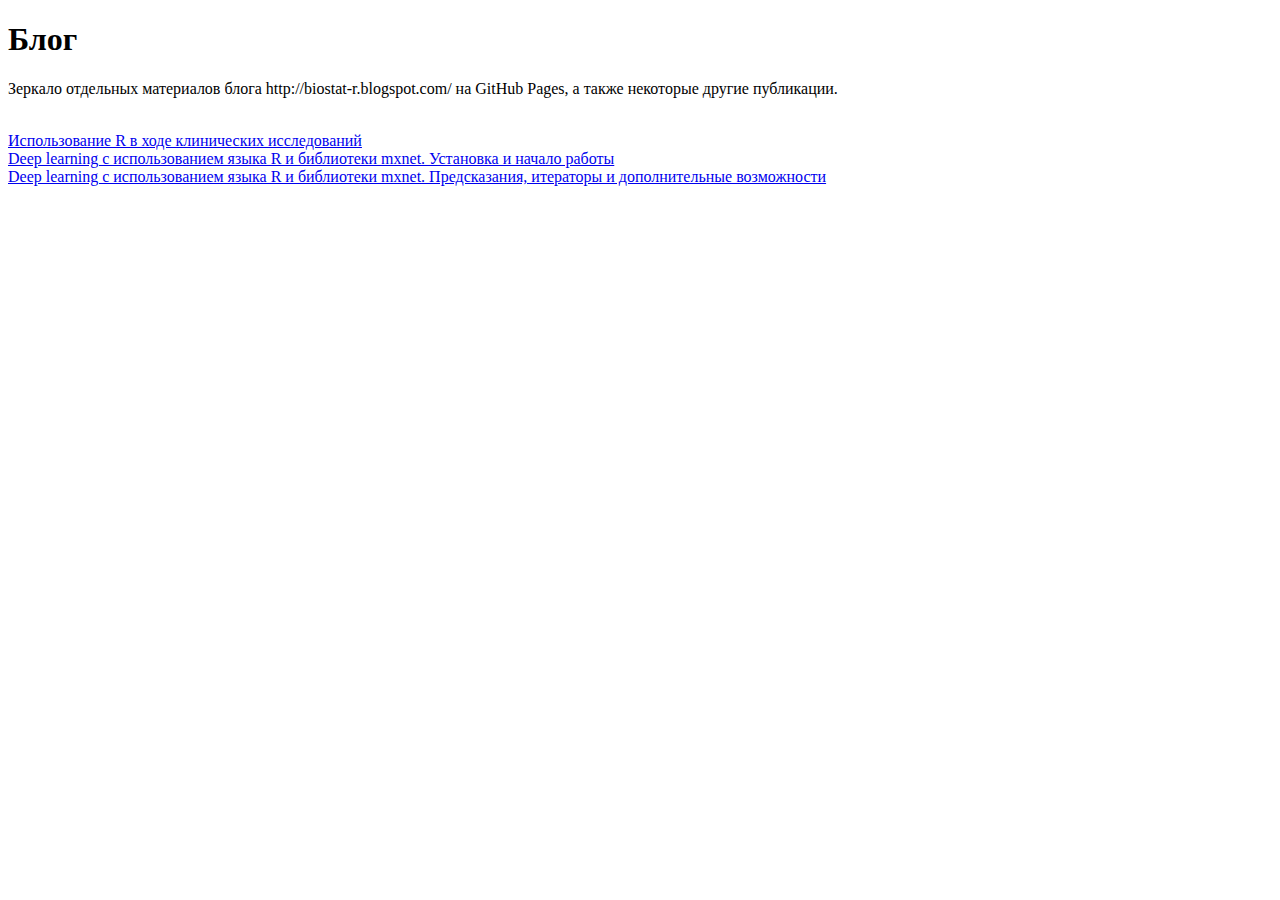
<file: index.html>
﻿<!DOCTYPE html>
<html>
<body>
<h1>Блог</h1>
<p>Зеркало отдельных материалов блога http://biostat-r.blogspot.com/ на GitHub Pages, а также некоторые другие публикации.</p>
<br>
<a href = "r_trials.html">Использование R в ходе клинических исследований</a>
<br>
<a href = "mxnet_intro.html">Deep learning с использованием языка R и библиотеки mxnet. Установка и начало работы</a>
<br>
<a href = "mxnet_usage.html">Deep learning с использованием языка R и библиотеки mxnet. Предсказания, итераторы и дополнительные возможности</a>
<br>
<a href = "cats_dogs_finetune>Dogs vs. Cats classification with mxnet and R</a>
<br>

</body>
</html>
</file>
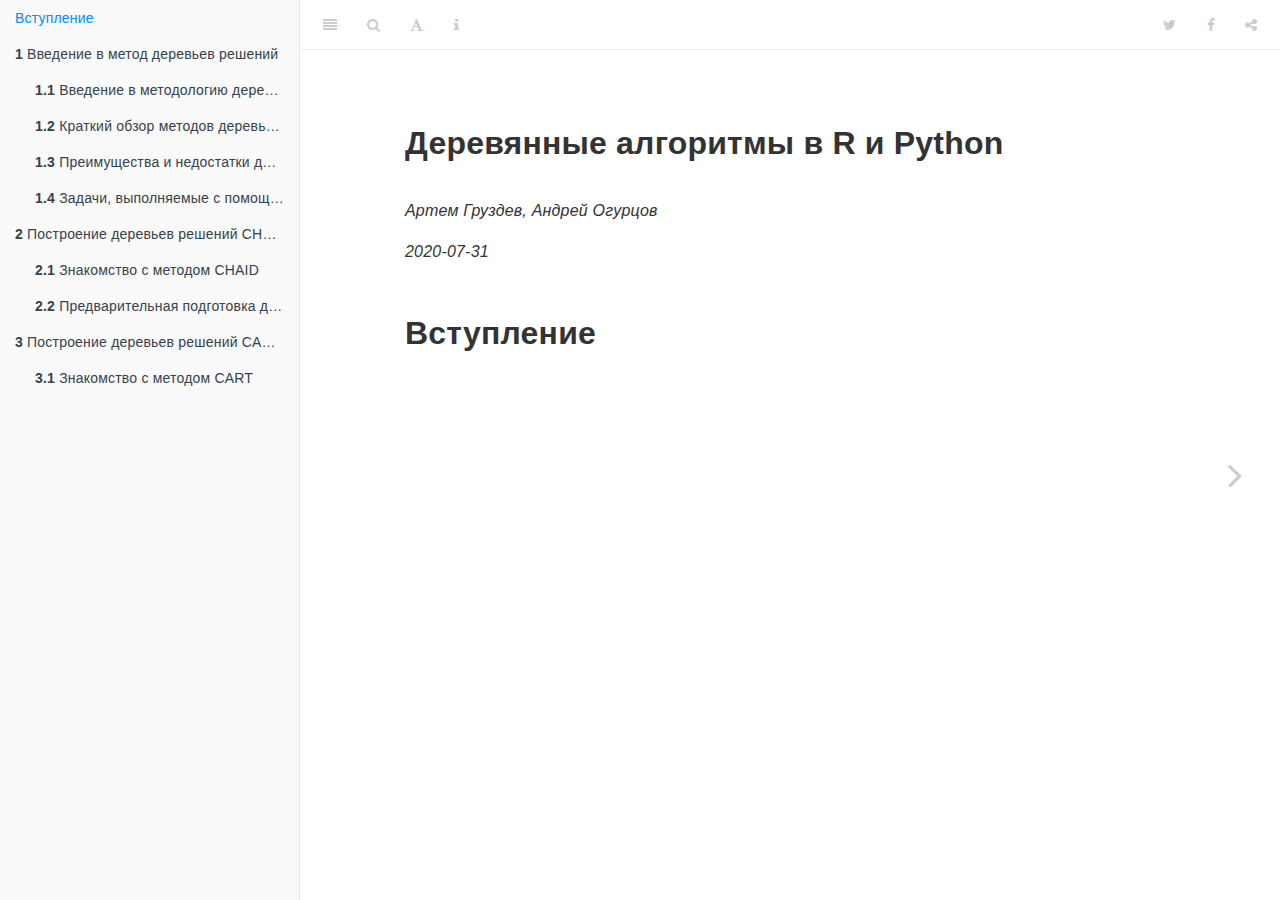
<file: _book/index.html>
<!DOCTYPE html>
<html lang="" xml:lang="">
<head>

  <meta charset="utf-8" />
  <meta http-equiv="X-UA-Compatible" content="IE=edge" />
  <title>Деревянные алгоритмы в R и Python</title>
  <meta name="description" content="Деревянные алгоритмы в R и Python." />
  <meta name="generator" content="bookdown 0.20 and GitBook 2.6.7" />

  <meta property="og:title" content="Деревянные алгоритмы в R и Python" />
  <meta property="og:type" content="book" />
  
  
  <meta property="og:description" content="Деревянные алгоритмы в R и Python." />
  

  <meta name="twitter:card" content="summary" />
  <meta name="twitter:title" content="Деревянные алгоритмы в R и Python" />
  
  <meta name="twitter:description" content="Деревянные алгоритмы в R и Python." />
  

<meta name="author" content="Артем Груздев, Андрей Огурцов" />


<meta name="date" content="2020-07-31" />

  <meta name="viewport" content="width=device-width, initial-scale=1" />
  <meta name="apple-mobile-web-app-capable" content="yes" />
  <meta name="apple-mobile-web-app-status-bar-style" content="black" />
  
  

<link rel="next" href="ch1.html"/>
<script src="libs/header-attrs-2.3/header-attrs.js"></script>
<script src="libs/jquery-2.2.3/jquery.min.js"></script>
<link href="libs/gitbook-2.6.7/css/style.css" rel="stylesheet" />
<link href="libs/gitbook-2.6.7/css/plugin-table.css" rel="stylesheet" />
<link href="libs/gitbook-2.6.7/css/plugin-bookdown.css" rel="stylesheet" />
<link href="libs/gitbook-2.6.7/css/plugin-highlight.css" rel="stylesheet" />
<link href="libs/gitbook-2.6.7/css/plugin-search.css" rel="stylesheet" />
<link href="libs/gitbook-2.6.7/css/plugin-fontsettings.css" rel="stylesheet" />
<link href="libs/gitbook-2.6.7/css/plugin-clipboard.css" rel="stylesheet" />









<script src="libs/accessible-code-block-0.0.1/empty-anchor.js"></script>


<style type="text/css">
pre > code.sourceCode { white-space: pre; position: relative; }
pre > code.sourceCode > span { display: inline-block; line-height: 1.25; }
pre > code.sourceCode > span:empty { height: 1.2em; }
code.sourceCode > span { color: inherit; text-decoration: inherit; }
pre.sourceCode { margin: 0; }
@media screen {
div.sourceCode { overflow: auto; }
}
@media print {
pre > code.sourceCode { white-space: pre-wrap; }
pre > code.sourceCode > span { text-indent: -5em; padding-left: 5em; }
}
pre.numberSource code
  { counter-reset: source-line 0; }
pre.numberSource code > span
  { position: relative; left: -4em; counter-increment: source-line; }
pre.numberSource code > span > a:first-child::before
  { content: counter(source-line);
    position: relative; left: -1em; text-align: right; vertical-align: baseline;
    border: none; display: inline-block;
    -webkit-touch-callout: none; -webkit-user-select: none;
    -khtml-user-select: none; -moz-user-select: none;
    -ms-user-select: none; user-select: none;
    padding: 0 4px; width: 4em;
    color: #aaaaaa;
  }
pre.numberSource { margin-left: 3em; border-left: 1px solid #aaaaaa;  padding-left: 4px; }
div.sourceCode
  {   }
@media screen {
pre > code.sourceCode > span > a:first-child::before { text-decoration: underline; }
}
code span.al { color: #ff0000; font-weight: bold; } /* Alert */
code span.an { color: #60a0b0; font-weight: bold; font-style: italic; } /* Annotation */
code span.at { color: #7d9029; } /* Attribute */
code span.bn { color: #40a070; } /* BaseN */
code span.bu { } /* BuiltIn */
code span.cf { color: #007020; font-weight: bold; } /* ControlFlow */
code span.ch { color: #4070a0; } /* Char */
code span.cn { color: #880000; } /* Constant */
code span.co { color: #60a0b0; font-style: italic; } /* Comment */
code span.cv { color: #60a0b0; font-weight: bold; font-style: italic; } /* CommentVar */
code span.do { color: #ba2121; font-style: italic; } /* Documentation */
code span.dt { color: #902000; } /* DataType */
code span.dv { color: #40a070; } /* DecVal */
code span.er { color: #ff0000; font-weight: bold; } /* Error */
code span.ex { } /* Extension */
code span.fl { color: #40a070; } /* Float */
code span.fu { color: #06287e; } /* Function */
code span.im { } /* Import */
code span.in { color: #60a0b0; font-weight: bold; font-style: italic; } /* Information */
code span.kw { color: #007020; font-weight: bold; } /* Keyword */
code span.op { color: #666666; } /* Operator */
code span.ot { color: #007020; } /* Other */
code span.pp { color: #bc7a00; } /* Preprocessor */
code span.sc { color: #4070a0; } /* SpecialChar */
code span.ss { color: #bb6688; } /* SpecialString */
code span.st { color: #4070a0; } /* String */
code span.va { color: #19177c; } /* Variable */
code span.vs { color: #4070a0; } /* VerbatimString */
code span.wa { color: #60a0b0; font-weight: bold; font-style: italic; } /* Warning */
</style>

</head>

<body>



  <div class="book without-animation with-summary font-size-2 font-family-1" data-basepath=".">

    <div class="book-summary">
      <nav role="navigation">

<ul class="summary">
<li class="chapter" data-level="" data-path="index.html"><a href="index.html"><i class="fa fa-check"></i>Вступление</a></li>
<li class="chapter" data-level="1" data-path="ch1.html"><a href="ch1.html"><i class="fa fa-check"></i><b>1</b> Введение в метод деревьев решений</a>
<ul>
<li class="chapter" data-level="1.1" data-path="ch1.html"><a href="ch1.html#ch1.1"><i class="fa fa-check"></i><b>1.1</b> Введение в методологию деревьев решений</a></li>
<li class="chapter" data-level="1.2" data-path="ch1.html"><a href="ch1.html#ch1.2"><i class="fa fa-check"></i><b>1.2</b> Краткий обзор методов деревьев решений CHAID и CART</a></li>
<li class="chapter" data-level="1.3" data-path="ch1.html"><a href="ch1.html#ch1.3"><i class="fa fa-check"></i><b>1.3</b> Преимущества и недостатки деревьев решений</a></li>
<li class="chapter" data-level="1.4" data-path="ch1.html"><a href="ch1.html#ch1.4"><i class="fa fa-check"></i><b>1.4</b> Задачи, выполняемые с помощью деревьев решений</a></li>
</ul></li>
<li class="chapter" data-level="2" data-path="ch2.html"><a href="ch2.html"><i class="fa fa-check"></i><b>2</b> Построение деревьев решений CHAID с помощью пакета R CHAID</a>
<ul>
<li class="chapter" data-level="2.1" data-path="ch2.html"><a href="ch2.html#ch2.1"><i class="fa fa-check"></i><b>2.1</b> Знакомство с методом CHAID</a>
<ul>
<li class="chapter" data-level="2.1.1" data-path="ch2.html"><a href="ch2.html#ch2.1.1"><i class="fa fa-check"></i><b>2.1.1</b> Описание алгоритма</a></li>
<li class="chapter" data-level="2.1.2" data-path="ch2.html"><a href="ch2.html#ch2.1.2"><i class="fa fa-check"></i><b>2.1.2</b> Немного о критерии хи-квадрат</a></li>
<li class="chapter" data-level="2.1.3" data-path="ch2.html"><a href="ch2.html#ch2.1.3"><i class="fa fa-check"></i><b>2.1.3</b> Немного об F-критерии</a></li>
<li class="chapter" data-level="2.1.4" data-path="ch2.html"><a href="ch2.html#ch2.1.4"><i class="fa fa-check"></i><b>2.1.4</b> Способы объединения категорий предикторов</a></li>
<li class="chapter" data-level="2.1.5" data-path="ch2.html"><a href="ch2.html#ch2.1.5"><i class="fa fa-check"></i><b>2.1.5</b> Поправка Бонферрони</a></li>
<li class="chapter" data-level="2.1.6" data-path="ch2.html"><a href="ch2.html#ch2.1.6"><i class="fa fa-check"></i><b>2.1.6</b> XCHAID</a></li>
<li class="chapter" data-level="2.1.7" data-path="ch2.html"><a href="ch2.html#ch2.1.7"><i class="fa fa-check"></i><b>2.1.7</b> Иллюстрация работы CHAID на конкретном примере</a></li>
</ul></li>
<li class="chapter" data-level="2.2" data-path="ch2.html"><a href="ch2.html#ch2.2"><i class="fa fa-check"></i><b>2.2</b> Предварительная подготовка данных перед построением модели дерева CHAID</a>
<ul>
<li class="chapter" data-level="2.2.1" data-path="ch2.html"><a href="ch2.html#ch2.2.1"><i class="fa fa-check"></i><b>2.2.1</b> Загрузка данных</a></li>
</ul></li>
</ul></li>
<li class="chapter" data-level="3" data-path="ch3.html"><a href="ch3.html"><i class="fa fa-check"></i><b>3</b> Построение деревьев решений CART с помощью пакета R rpart</a>
<ul>
<li class="chapter" data-level="3.1" data-path="ch3.html"><a href="ch3.html#ch3.1"><i class="fa fa-check"></i><b>3.1</b> Знакомство с методом CART</a>
<ul>
<li class="chapter" data-level="3.1.1" data-path="ch3.html"><a href="ch3.html#ch3.1.1"><i class="fa fa-check"></i><b>3.1.1</b> Описание алгоритма</a></li>
<li class="chapter" data-level="3.1.2" data-path="ch3.html"><a href="ch3.html#ch3.1.2"><i class="fa fa-check"></i><b>3.1.2</b> Неоднородность</a></li>
<li class="chapter" data-level="3.1.3" data-path="ch3.html"><a href="ch3.html#ch3.1.3"><i class="fa fa-check"></i><b>3.1.3</b> Метод отсечения ветвей на основе меры стоимости-сложности с перекрестной проверкой</a></li>
<li class="chapter" data-level="3.1.4" data-path="ch3.html"><a href="ch3.html#ch3.1.4"><i class="fa fa-check"></i><b>3.1.4</b> Обработка пропущенных значений</a></li>
<li class="chapter" data-level="3.1.5" data-path="ch3.html"><a href="ch3.html#ch3.1.5"><i class="fa fa-check"></i><b>3.1.5</b> Иллюстрация работы метода CART на конкретных примерах</a></li>
</ul></li>
</ul></li>
</ul>

      </nav>
    </div>

    <div class="book-body">
      <div class="body-inner">
        <div class="book-header" role="navigation">
          <h1>
            <i class="fa fa-circle-o-notch fa-spin"></i><a href="./">Деревянные алгоритмы в R и Python</a>
          </h1>
        </div>

        <div class="page-wrapper" tabindex="-1" role="main">
          <div class="page-inner">

            <section class="normal" id="section-">
<div id="header">
<h1 class="title">Деревянные алгоритмы в R и Python</h1>
<p class="author"><em>Артем Груздев, Андрей Огурцов</em></p>
<p class="date"><em>2020-07-31</em></p>
</div>
<div id="вступление" class="section level1 unnumbered" number="">
<h1>Вступление</h1>

</div>
            </section>

          </div>
        </div>
      </div>

<a href="ch1.html" class="navigation navigation-next navigation-unique" aria-label="Next page"><i class="fa fa-angle-right"></i></a>
    </div>
  </div>
<script src="libs/gitbook-2.6.7/js/app.min.js"></script>
<script src="libs/gitbook-2.6.7/js/lunr.js"></script>
<script src="libs/gitbook-2.6.7/js/clipboard.min.js"></script>
<script src="libs/gitbook-2.6.7/js/plugin-search.js"></script>
<script src="libs/gitbook-2.6.7/js/plugin-sharing.js"></script>
<script src="libs/gitbook-2.6.7/js/plugin-fontsettings.js"></script>
<script src="libs/gitbook-2.6.7/js/plugin-bookdown.js"></script>
<script src="libs/gitbook-2.6.7/js/jquery.highlight.js"></script>
<script src="libs/gitbook-2.6.7/js/plugin-clipboard.js"></script>
<script>
gitbook.require(["gitbook"], function(gitbook) {
gitbook.start({
"sharing": {
"github": false,
"facebook": true,
"twitter": true,
"linkedin": false,
"weibo": false,
"instapaper": false,
"vk": false,
"all": ["facebook", "twitter", "linkedin", "weibo", "instapaper"]
},
"fontsettings": {
"theme": "white",
"family": "sans",
"size": 2
},
"edit": {
"link": null,
"text": null
},
"history": {
"link": null,
"text": null
},
"view": {
"link": null,
"text": null
},
"download": null,
"toc": {
"collapse": "subsection"
}
});
});
</script>

<!-- dynamically load mathjax for compatibility with self-contained -->
<script>
  (function () {
    var script = document.createElement("script");
    script.type = "text/javascript";
    var src = "true";
    if (src === "" || src === "true") src = "https://mathjax.rstudio.com/latest/MathJax.js?config=TeX-MML-AM_CHTML";
    if (location.protocol !== "file:")
      if (/^https?:/.test(src))
        src = src.replace(/^https?:/, '');
    script.src = src;
    document.getElementsByTagName("head")[0].appendChild(script);
  })();
</script>
</body>

</html>
</file>
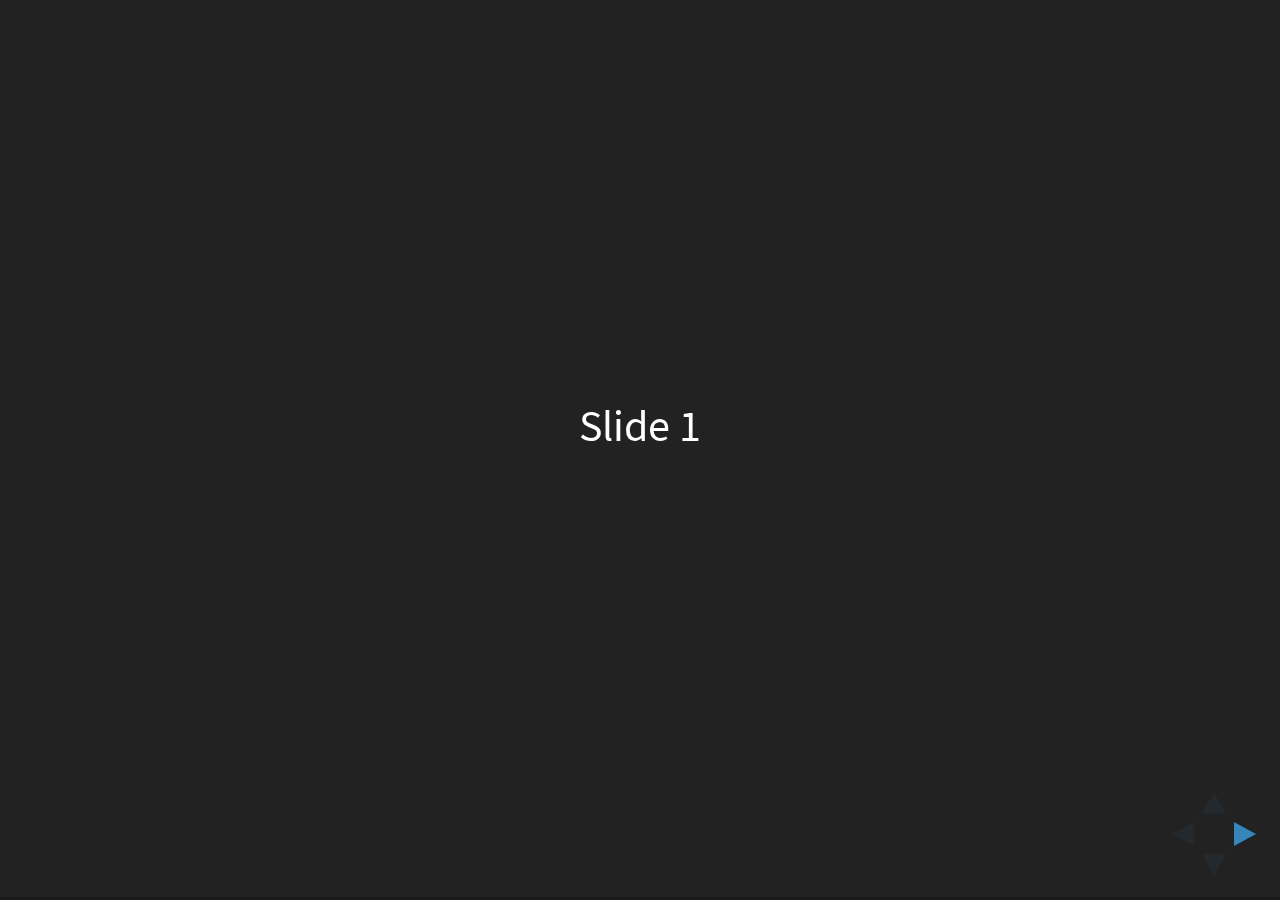
<file: r_trials_files/reveal.js-3.3.0/index.html>
<!doctype html>
<html>
	<head>
		<meta charset="utf-8">
		<meta name="viewport" content="width=device-width, initial-scale=1.0, maximum-scale=1.0, user-scalable=no">

		<title>reveal.js</title>

		<link rel="stylesheet" href="css/reveal.css">
		<link rel="stylesheet" href="css/theme/black.css">

		<!-- Theme used for syntax highlighting of code -->
		<link rel="stylesheet" href="lib/css/zenburn.css">

		<!-- Printing and PDF exports -->
		<script>
			var link = document.createElement( 'link' );
			link.rel = 'stylesheet';
			link.type = 'text/css';
			link.href = window.location.search.match( /print-pdf/gi ) ? 'css/print/pdf.css' : 'css/print/paper.css';
			document.getElementsByTagName( 'head' )[0].appendChild( link );
		</script>
	</head>
	<body>
		<div class="reveal">
			<div class="slides">
				<section>Slide 1</section>
				<section>Slide 2</section>
			</div>
		</div>

		<script src="lib/js/head.min.js"></script>
		<script src="js/reveal.js"></script>

		<script>
			// More info https://github.com/hakimel/reveal.js#configuration
			Reveal.initialize({
				history: true,

				// More info https://github.com/hakimel/reveal.js#dependencies
				dependencies: [
					{ src: 'plugin/markdown/marked.js' },
					{ src: 'plugin/markdown/markdown.js' },
					{ src: 'plugin/notes/notes.js', async: true },
					{ src: 'plugin/highlight/highlight.js', async: true, callback: function() { hljs.initHighlightingOnLoad(); } }
				]
			});
		</script>
	</body>
</html>
</file>
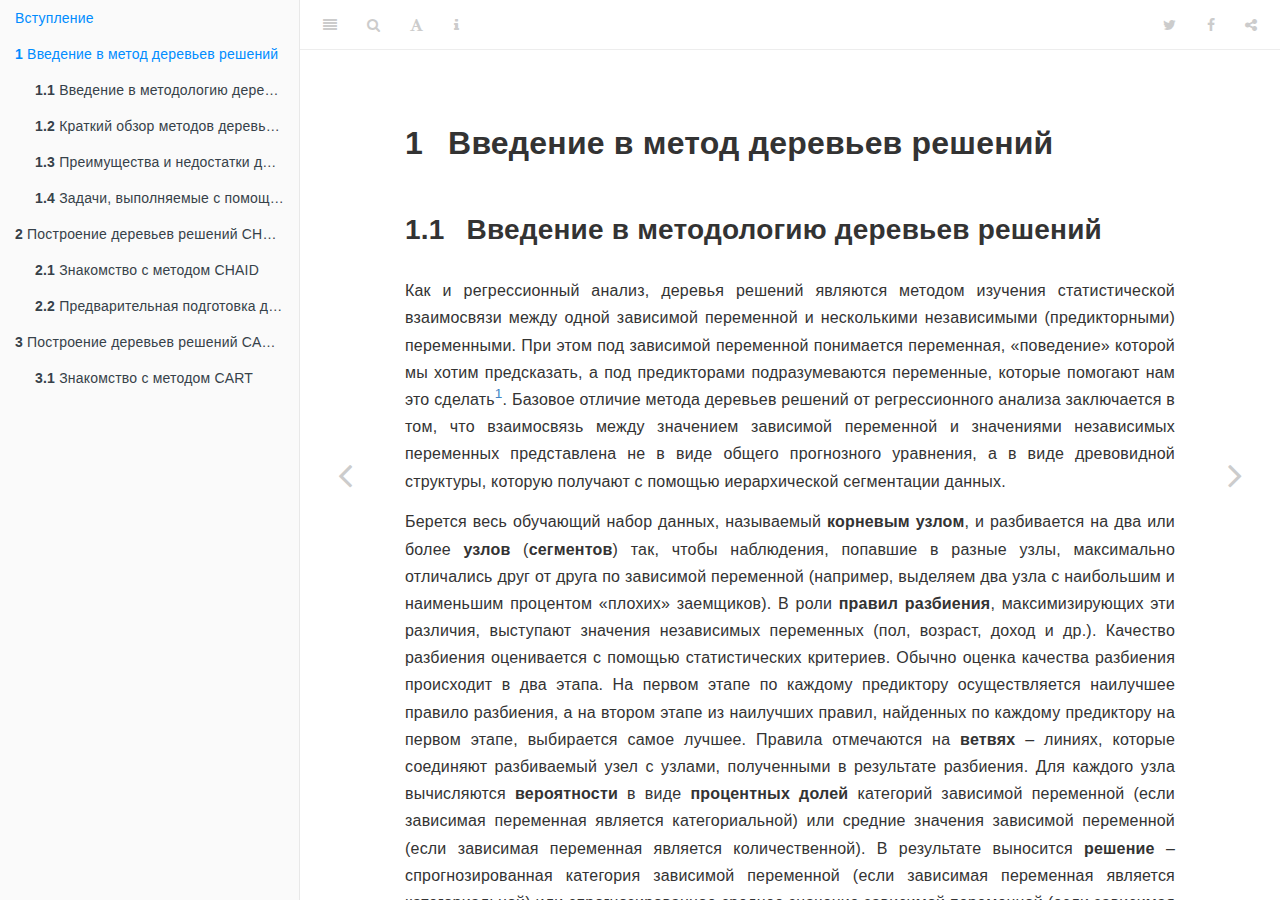
<file: ch1.html>
<!DOCTYPE html>
<html lang="" xml:lang="">
<head>

  <meta charset="utf-8" />
  <meta http-equiv="X-UA-Compatible" content="IE=edge" />
  <title>1 Введение в метод деревьев решений | Деревянные алгоритмы в R и Python</title>
  <meta name="description" content="1 Введение в метод деревьев решений | Деревянные алгоритмы в R и Python." />
  <meta name="generator" content="bookdown 0.20 and GitBook 2.6.7" />

  <meta property="og:title" content="1 Введение в метод деревьев решений | Деревянные алгоритмы в R и Python" />
  <meta property="og:type" content="book" />
  
  
  <meta property="og:description" content="1 Введение в метод деревьев решений | Деревянные алгоритмы в R и Python." />
  

  <meta name="twitter:card" content="summary" />
  <meta name="twitter:title" content="1 Введение в метод деревьев решений | Деревянные алгоритмы в R и Python" />
  
  <meta name="twitter:description" content="1 Введение в метод деревьев решений | Деревянные алгоритмы в R и Python." />
  

<meta name="author" content="Артем Груздев, Андрей Огурцов" />


<meta name="date" content="2020-08-01" />

  <meta name="viewport" content="width=device-width, initial-scale=1" />
  <meta name="apple-mobile-web-app-capable" content="yes" />
  <meta name="apple-mobile-web-app-status-bar-style" content="black" />
  
  
<link rel="prev" href="index.html"/>
<link rel="next" href="ch2.html"/>
<script src="libs/header-attrs-2.3/header-attrs.js"></script>
<script src="libs/jquery-2.2.3/jquery.min.js"></script>
<link href="libs/gitbook-2.6.7/css/style.css" rel="stylesheet" />
<link href="libs/gitbook-2.6.7/css/plugin-table.css" rel="stylesheet" />
<link href="libs/gitbook-2.6.7/css/plugin-bookdown.css" rel="stylesheet" />
<link href="libs/gitbook-2.6.7/css/plugin-highlight.css" rel="stylesheet" />
<link href="libs/gitbook-2.6.7/css/plugin-search.css" rel="stylesheet" />
<link href="libs/gitbook-2.6.7/css/plugin-fontsettings.css" rel="stylesheet" />
<link href="libs/gitbook-2.6.7/css/plugin-clipboard.css" rel="stylesheet" />









<script src="libs/accessible-code-block-0.0.1/empty-anchor.js"></script>


<style type="text/css">
pre > code.sourceCode { white-space: pre; position: relative; }
pre > code.sourceCode > span { display: inline-block; line-height: 1.25; }
pre > code.sourceCode > span:empty { height: 1.2em; }
code.sourceCode > span { color: inherit; text-decoration: inherit; }
pre.sourceCode { margin: 0; }
@media screen {
div.sourceCode { overflow: auto; }
}
@media print {
pre > code.sourceCode { white-space: pre-wrap; }
pre > code.sourceCode > span { text-indent: -5em; padding-left: 5em; }
}
pre.numberSource code
  { counter-reset: source-line 0; }
pre.numberSource code > span
  { position: relative; left: -4em; counter-increment: source-line; }
pre.numberSource code > span > a:first-child::before
  { content: counter(source-line);
    position: relative; left: -1em; text-align: right; vertical-align: baseline;
    border: none; display: inline-block;
    -webkit-touch-callout: none; -webkit-user-select: none;
    -khtml-user-select: none; -moz-user-select: none;
    -ms-user-select: none; user-select: none;
    padding: 0 4px; width: 4em;
    color: #aaaaaa;
  }
pre.numberSource { margin-left: 3em; border-left: 1px solid #aaaaaa;  padding-left: 4px; }
div.sourceCode
  {   }
@media screen {
pre > code.sourceCode > span > a:first-child::before { text-decoration: underline; }
}
code span.al { color: #ff0000; font-weight: bold; } /* Alert */
code span.an { color: #60a0b0; font-weight: bold; font-style: italic; } /* Annotation */
code span.at { color: #7d9029; } /* Attribute */
code span.bn { color: #40a070; } /* BaseN */
code span.bu { } /* BuiltIn */
code span.cf { color: #007020; font-weight: bold; } /* ControlFlow */
code span.ch { color: #4070a0; } /* Char */
code span.cn { color: #880000; } /* Constant */
code span.co { color: #60a0b0; font-style: italic; } /* Comment */
code span.cv { color: #60a0b0; font-weight: bold; font-style: italic; } /* CommentVar */
code span.do { color: #ba2121; font-style: italic; } /* Documentation */
code span.dt { color: #902000; } /* DataType */
code span.dv { color: #40a070; } /* DecVal */
code span.er { color: #ff0000; font-weight: bold; } /* Error */
code span.ex { } /* Extension */
code span.fl { color: #40a070; } /* Float */
code span.fu { color: #06287e; } /* Function */
code span.im { } /* Import */
code span.in { color: #60a0b0; font-weight: bold; font-style: italic; } /* Information */
code span.kw { color: #007020; font-weight: bold; } /* Keyword */
code span.op { color: #666666; } /* Operator */
code span.ot { color: #007020; } /* Other */
code span.pp { color: #bc7a00; } /* Preprocessor */
code span.sc { color: #4070a0; } /* SpecialChar */
code span.ss { color: #bb6688; } /* SpecialString */
code span.st { color: #4070a0; } /* String */
code span.va { color: #19177c; } /* Variable */
code span.vs { color: #4070a0; } /* VerbatimString */
code span.wa { color: #60a0b0; font-weight: bold; font-style: italic; } /* Warning */
</style>

</head>

<body>



  <div class="book without-animation with-summary font-size-2 font-family-1" data-basepath=".">

    <div class="book-summary">
      <nav role="navigation">

<ul class="summary">
<li class="chapter" data-level="" data-path="index.html"><a href="index.html"><i class="fa fa-check"></i>Вступление</a></li>
<li class="chapter" data-level="1" data-path="ch1.html"><a href="ch1.html"><i class="fa fa-check"></i><b>1</b> Введение в метод деревьев решений</a>
<ul>
<li class="chapter" data-level="1.1" data-path="ch1.html"><a href="ch1.html#ch1.1"><i class="fa fa-check"></i><b>1.1</b> Введение в методологию деревьев решений</a></li>
<li class="chapter" data-level="1.2" data-path="ch1.html"><a href="ch1.html#ch1.2"><i class="fa fa-check"></i><b>1.2</b> Краткий обзор методов деревьев решений CHAID и CART</a></li>
<li class="chapter" data-level="1.3" data-path="ch1.html"><a href="ch1.html#ch1.3"><i class="fa fa-check"></i><b>1.3</b> Преимущества и недостатки деревьев решений</a></li>
<li class="chapter" data-level="1.4" data-path="ch1.html"><a href="ch1.html#ch1.4"><i class="fa fa-check"></i><b>1.4</b> Задачи, выполняемые с помощью деревьев решений</a></li>
</ul></li>
<li class="chapter" data-level="2" data-path="ch2.html"><a href="ch2.html"><i class="fa fa-check"></i><b>2</b> Построение деревьев решений CHAID с помощью пакета R CHAID</a>
<ul>
<li class="chapter" data-level="2.1" data-path="ch2.html"><a href="ch2.html#ch2.1"><i class="fa fa-check"></i><b>2.1</b> Знакомство с методом CHAID</a>
<ul>
<li class="chapter" data-level="2.1.1" data-path="ch2.html"><a href="ch2.html#ch2.1.1"><i class="fa fa-check"></i><b>2.1.1</b> Описание алгоритма</a></li>
<li class="chapter" data-level="2.1.2" data-path="ch2.html"><a href="ch2.html#ch2.1.2"><i class="fa fa-check"></i><b>2.1.2</b> Немного о критерии хи-квадрат</a></li>
<li class="chapter" data-level="2.1.3" data-path="ch2.html"><a href="ch2.html#ch2.1.3"><i class="fa fa-check"></i><b>2.1.3</b> Немного об F-критерии</a></li>
<li class="chapter" data-level="2.1.4" data-path="ch2.html"><a href="ch2.html#ch2.1.4"><i class="fa fa-check"></i><b>2.1.4</b> Способы объединения категорий предикторов</a></li>
<li class="chapter" data-level="2.1.5" data-path="ch2.html"><a href="ch2.html#ch2.1.5"><i class="fa fa-check"></i><b>2.1.5</b> Поправка Бонферрони</a></li>
<li class="chapter" data-level="2.1.6" data-path="ch2.html"><a href="ch2.html#ch2.1.6"><i class="fa fa-check"></i><b>2.1.6</b> XCHAID</a></li>
<li class="chapter" data-level="2.1.7" data-path="ch2.html"><a href="ch2.html#ch2.1.7"><i class="fa fa-check"></i><b>2.1.7</b> Иллюстрация работы CHAID на конкретном примере</a></li>
</ul></li>
<li class="chapter" data-level="2.2" data-path="ch2.html"><a href="ch2.html#ch2.2"><i class="fa fa-check"></i><b>2.2</b> Предварительная подготовка данных перед построением модели дерева CHAID</a>
<ul>
<li class="chapter" data-level="2.2.1" data-path="ch2.html"><a href="ch2.html#ch2.2.1"><i class="fa fa-check"></i><b>2.2.1</b> Загрузка данных</a></li>
<li class="chapter" data-level="2.2.2" data-path="ch2.html"><a href="ch2.html#ch2.2.2"><i class="fa fa-check"></i><b>2.2.2</b> Фиксация пустых строковых значений как пропусков</a></li>
<li class="chapter" data-level="2.2.3" data-path="ch2.html"><a href="ch2.html#ch2.2.3"><i class="fa fa-check"></i><b>2.2.3</b> Вывод подробной информации о переменных</a></li>
<li class="chapter" data-level="2.2.4" data-path="ch2.html"><a href="ch2.html#ch2.2.4"><i class="fa fa-check"></i><b>2.2.4</b> Нормализация строковых значений</a></li>
<li class="chapter" data-level="2.2.5" data-path="ch2.html"><a href="ch2.html#ch2.2.5"><i class="fa fa-check"></i><b>2.2.5</b> Обработка дублирующихся наблюдений</a></li>
<li class="chapter" data-level="2.2.6" data-path="ch2.html"><a href="ch2.html#ch2.2.6"><i class="fa fa-check"></i><b>2.2.6</b> Изменение типов переменных</a></li>
<li class="chapter" data-level="2.2.7" data-path="ch2.html"><a href="ch2.html#ch2.2.7"><i class="fa fa-check"></i><b>2.2.7</b> Обработка редких категорий</a></li>
<li class="chapter" data-level="2.2.8" data-path="ch2.html"><a href="ch2.html#ch2.2.8"><i class="fa fa-check"></i><b>2.2.8</b> Однократное случайное разбиение набора данных на обучающую и контрольную выборки для проверки модели</a></li>
</ul></li>
</ul></li>
<li class="chapter" data-level="3" data-path="ch3.html"><a href="ch3.html"><i class="fa fa-check"></i><b>3</b> Построение деревьев решений CART с помощью пакета R rpart</a>
<ul>
<li class="chapter" data-level="3.1" data-path="ch3.html"><a href="ch3.html#ch3.1"><i class="fa fa-check"></i><b>3.1</b> Знакомство с методом CART</a>
<ul>
<li class="chapter" data-level="3.1.1" data-path="ch3.html"><a href="ch3.html#ch3.1.1"><i class="fa fa-check"></i><b>3.1.1</b> Описание алгоритма</a></li>
<li class="chapter" data-level="3.1.2" data-path="ch3.html"><a href="ch3.html#ch3.1.2"><i class="fa fa-check"></i><b>3.1.2</b> Неоднородность</a></li>
<li class="chapter" data-level="3.1.3" data-path="ch3.html"><a href="ch3.html#ch3.1.3"><i class="fa fa-check"></i><b>3.1.3</b> Метод отсечения ветвей на основе меры стоимости-сложности с перекрестной проверкой</a></li>
<li class="chapter" data-level="3.1.4" data-path="ch3.html"><a href="ch3.html#ch3.1.4"><i class="fa fa-check"></i><b>3.1.4</b> Обработка пропущенных значений</a></li>
<li class="chapter" data-level="3.1.5" data-path="ch3.html"><a href="ch3.html#ch3.1.5"><i class="fa fa-check"></i><b>3.1.5</b> Иллюстрация работы метода CART на конкретных примерах</a></li>
</ul></li>
</ul></li>
</ul>

      </nav>
    </div>

    <div class="book-body">
      <div class="body-inner">
        <div class="book-header" role="navigation">
          <h1>
            <i class="fa fa-circle-o-notch fa-spin"></i><a href="./">Деревянные алгоритмы в R и Python</a>
          </h1>
        </div>

        <div class="page-wrapper" tabindex="-1" role="main">
          <div class="page-inner">

            <section class="normal" id="section-">
<div id="ch1" class="section level1" number="1" style="text-align: justify">
<h1><span class="header-section-number">1</span> Введение в метод деревьев решений</h1>
<div id="ch1.1" class="section level2" number="1.1">
<h2><span class="header-section-number">1.1</span> Введение в методологию деревьев решений</h2>
<p>Как и регрессионный анализ, деревья решений являются методом изучения статистической взаимосвязи между одной зависимой переменной и несколькими независимыми (предикторными) переменными. При этом под зависимой переменной понимается переменная, «поведение» которой мы хотим предсказать, а под предикторами подразумеваются переменные, которые помогают нам это сделать<a href="#fn1" class="footnote-ref" id="fnref1"><sup>1</sup></a>. Базовое отличие метода деревьев решений от регрессионного анализа заключается в том, что взаимосвязь между значением зависимой переменной и значениями независимых переменных представлена не в виде общего прогнозного уравнения, а в виде древовидной структуры, которую получают с помощью иерархической сегментации данных.</p>
<p>Берется весь обучающий набор данных, называемый <strong>корневым узлом</strong>, и разбивается на два или более <strong>узлов</strong> (<strong>сегментов</strong>) так, чтобы наблюдения, попавшие в разные узлы, максимально отличались друг от друга по зависимой переменной (например, выделяем два узла с наибольшим и наименьшим процентом «плохих» заемщиков). В роли <strong>правил разбиения</strong>, максимизирующих эти различия, выступают значения независимых переменных (пол, возраст, доход и др.). Качество разбиения оценивается с помощью статистических критериев. Обычно оценка качества разбиения происходит в два этапа. На первом этапе по каждому предиктору осуществляется наилучшее правило разбиения, а на втором этапе из наилучших правил, найденных по каждому предиктору на первом этапе, выбирается самое лучшее. Правила отмечаются на <strong>ветвях</strong> – линиях, которые соединяют разбиваемый узел с узлами, полученными в результате разбиения. Для каждого узла вычисляются <strong>вероятности</strong> в виде <strong>процентных долей</strong> категорий зависимой переменной (если зависимая переменная является категориальной) или средние значения зависимой переменной (если зависимая переменная является количественной). В результате выносится <strong>решение</strong> – спрогнозированная категория зависимой переменной (если зависимая переменная является категориальной) или спрогнозированное среднее значение зависимой переменной (если зависимая переменная является количественной).</p>
<p>Аналогичным образом, каждый узел, получившийся в результате разбиения корневого узла, разбивается дальше на узлы, т.е. узлы внутри узла, и т.д. Этот процесс продолжается до тех пор, пока есть возможность создания новых узлов. Данный процесс сегментации называется <strong>рекурсивным разделением</strong>. Получившаяся иерархическая структура, характеризующая взаимосвязь между значением зависимой переменной и значениями независимых переменных, называется <strong>деревом</strong>.</p>
<p>Иногда для обозначения разбиваемого узла применяется термин <strong>родительский узел</strong>. Новые узлы, получившиеся в результате разбиения, называются <strong>дочерними узлами</strong> (или <strong>узлами-потомками</strong>). Когда впоследствии дочерний узел разбивается сам, он становится родительским узлом. Окончательные узлы, которые в дальнейшем не разбиваются, называются <strong>терминальными узлами</strong> (<strong>листьями</strong>) дерева. Лист представляет собой наилучшее окончательное решение, выдаваемое деревом. Здесь мы определяем группы клиентов, обладающие желаемыми характеристиками (например, тех, кто погасит кредит или откликнется на наше маркетинговое предложение).</p>
<p>В случае, когда вы прогнозируете вероятность значения категориальной зависимой переменной по соответствующим значениям предикторов, дерево решений называют <strong>деревом классификации</strong> (рис. 1.1). Например, дерево классификации строится для вычисления вероятности отклика у заемщика (на основе спрогнозированной вероятности мы относим его к неоткликнувшемуся – к классу 0 или к откликнувшемуся – классу 1). Если дерево решений используется для того, чтобы спрогнозировать среднее значение количественной зависимой переменной по соответствующим значениям предикторов, его называют <strong>деревом регрессии</strong> (рис. 1.2). Например, дерево регрессии строится, чтобы вычислить средний размер вклада у клиента.</p>
<p><img src="figures/1.1.PNG" /></p>
<p><em>Рис. 1.1. Дерево классификации (на примере пакета R <code>rpart</code>)</em></p>
<p><img src="figures/1.2.PNG" /></p>
<p><em>Рис. 1.2. Дерево регрессии (на примере пакета R <code>rpart</code>)</em></p>
<p>Если визуализировать работу алгоритма дерева решений, то мы увидим, что алгоритм последовательно разбивает данные на прямоугольники, параллельные осям координат. Проиллюстрируем это на примере бинарного дерева решений, то есть случая, когда узел-родитель может иметь только два узла-потомка.</p>
<p>У нас есть набор данных, состоящий из 32 наблюдений, предикторами являются переменные <em>Длительность звонков в минутах</em> и <em>Количество обращений в службу поддержки</em>, зависимая переменная – <em>Статус клиента</em>: 18 клиентов относятся к классу <em>Ушедший</em>, а 14 – к классу <em>Оставшийся</em>.</p>
<p><img src="figures/1.3.PNG" /></p>
<p><em>Рис. 1.3. Визуальное представление набора данных</em></p>
<p>Первое разбиение набора данных происходит по предиктору <em>Количество обращений в службу поддержки</em>.</p>
<p><img src="figures/1.4.PNG" /></p>
<p><em>Рис. 1.4. Разбиение набора данных по предиктору Количество обращений в службу поддержки</em></p>
<p>Затем каждый из полученных узлов разбивается по предиктору <em>Длительность звонков в минутах</em>, и дерево останавливается в росте.</p>
<p><img src="figures/1.5.PNG" /></p>
<p><em>Рис. 1.5. Процесс последовательного разбиения набора данных</em></p>
<p>Таким образом, можно сделать вывод: если клиент обращался в службу поддержки 6 раз и более и при этом делал звонки длительностью 15 минут и более, его можно отнести к классу ушедших клиентов. Вполне возможно, что постоянно возникающие проблемы в оказании услуг (об этом свидетельствует факт частого обращения в службу поддержки) при высокой интенсивности использования сотового телефона стали причиной оттока. Ниже приводится рис. 1.6, на котором показаны все границы принятия решений, предложенные деревом для нашего набора данных.</p>
<p><img src="figures/1.6.PNG" /></p>
<p><em>Рис. 1.6. Границы принятия решений, предложенные деревом</em></p>
<p>Обратите внимание, что деревья решений применяют различные критерии для отбора предикторов и разбиения узлов в зависимости от шкалы зависимой и независимых переменных<a href="#fn2" class="footnote-ref" id="fnref2"><sup>2</sup></a>. Поэтому важно задать правильные шкалы для всех переменных. В R переменные могут иметь три типа шкалы: количественную, порядковую и номинальную. Подготовку данных в Python мы будем выполнять с помощью библиотеки <code>pandas</code>, в которой переменные могут иметь два типа шкалы: количественную и категориальную.</p>
<p>Количественная шкала допускает возможность сравнения значений: мы можем узнать, на сколько и во сколько раз одно значение больше/меньше другого, при этом второй тип сравнения не всегда возможен. Среди количественных шкал выделяют шкалу интервалов, шкалу отношений и абсолютную шкалу. Шкала интервалов состоит из одинаковых интервалов и имеет условную нулевую точку (точку отсчета). Она позволяет сказать, насколько одно значение больше другого, но не позволяет сказать, во сколько раз оно больше. Например, повысив температуру с 1°C до 20°C, мы можем сказать, что температура 20°C на 19 градусов Цельсия больше 1°C, но не можем сказать, что температура 20°C в 20 раз больше, чем 1°C. Из школьного курса физики вспомним, что температура среды (например, воздуха) определяется энергией молекул, составляющих эту среду. Для идеального газа внутренняя энергия равна сумме кинетических энергий его молекул, которая, в свою очередь, пропорциональна абсолютной температуре в кельвинах. Очевидно, что, например, при «двадцатикратном» нагреве с 1°C до 20°C абсолютная температура изменится всего в (273 + 20) / (273 + 1) = 1,069 раза. Ноль по шкале Цельсия условен и соответствует 273К. Шкала отношений отличается от шкалы интервалов тем, что имеет естественную нулевую точку. Она позволяет сказать, насколько одно значение больше другого и во сколько раз оно больше. Примером шкалы отношений может служить переменная <em>Возраст</em>: мы знаем, что расстояние между 25 и 30 в два раза меньше, чем расстояние между 30 и 40, 30-летний на 5 лет старше 25-летнего. Шкалы большинства физических величин (длина, масса, сила, давление, скорость и др.) являются шкалами отношений. При этом единица измерения в этих шкалах может быть произвольной. Например, возраст можно измерять в годах, месяцах, неделях. Длину мы можем измерять в километрах, милях, лье. Абсолютная шкала помимо естественной нулевой точки имеет еще и естественную общепринятую единицу измерения. Пример абсолютной шкалы – абсолютная шкала температуры или шкала Кельвина. Нуль этой шкалы отвечает полному прекращению движения молекул, т.е. самой низкой температуре, а единицей измерения является кельвин, который равен 1/273,16 части термодинамической температуры тройной точки воды. Как и шкала отношений, абсолютная шкала также позволяет сказать, насколько одно значение больше другого и во сколько раз оно больше.</p>
<p>При работе с количественными шкалами мы можем упорядочить значения по нарастанию или убыванию интенсивности определенного признака (например, по увеличению возраста): после 25 следует 30 и 30-летний старше 25-летнего. Наконец, мы можем сказать, сколько в выборке человек с тем или иным значением возраста.</p>
<p>В R количественным переменным соответствуют векторы типа <code>double</code>, когда значения представлены в виде чисел с плавающей точкой, например, доход клиента составляет 36500.60 рублей (такие векторы еще называют числовыми), и векторы типа <code>integer</code>, когда значения представлены в виде целых чисел, например, доход клиента составляет 36000 рублей (такие векторы еще называют целочисленными). Числовые и целочисленные векторы относятся к классу <code>numeric</code>. В питоновской библиотеке <code>pandas</code> количественным переменным будут соответствовать переменные типа <code>float</code> (аналог векторов типа <code>double</code> в R) и переменные типа <code>int</code> (аналог векторов типа <code>integer</code> в R).</p>
<p>Для порядковой шкалы задан лишь порядок или ранжирование значений. Допускаются сравнения между значениями, но нельзя сказать, на сколько или во сколько раз одно значение больше другого. Пример предиктора с порядковой шкалой – переменная <em>Доход</em>, принимающая значения <em>низкий</em>, <em>средний</em>, <em>высокий</em>. Здесь уже нельзя утверждать, что расстояние между значениями <em>низкий</em> и <em>средний</em> больше или меньше в определенное количество раз расстояния между значениями <em>средний</em> и <em>высокий</em>. Мы не можем утверждать, что человек со средним доходом на n-ное количество единиц богаче, чем человек с низким доходом. Однако можно упорядочить значения по нарастанию или убыванию интенсивности определенного признака: сначала следует значение <em>низкий</em>, затем значение <em>средний</em> и потом значение <em>высокий</em>. Респонденты, относящиеся к значению <em>средний</em>, обладают меньшим доходом по сравнению с респондентами, относящимися к значению <em>высокий</em>, то есть демонстрируют меньшую интенсивность признака. Также мы можем сказать, сколько в выборке человек с тем или иным уровнем дохода.</p>
<p>В R порядковым переменным соответствуют векторы, относящиеся одновременно к типам <code>ordered</code> и <code>factor</code> (наборы упорядоченных числовых кодов, предназначенных для хранения строковых значений). Их называют упорядоченными факторами. В питоновской библиотеке <code>pandas</code> для порядковой переменной не предусмотрено отдельного типа, поэтому такие переменные представляют как переменные типа <code>int</code> или переменные типа <code>object</code>.</p>
<p>Номинальная шкала содержит только информацию о количестве объектов в значениях. Пример предиктора с номинальной шкалой – переменная <em>Регион</em>, который имеет уровни <em>Алтайский край</em>, <em>Новосибирская область</em>, <em>Красноярский край</em>, <em>Кемеровская область</em>. Мы ничего не можем сказать о расстояниях между значениями или о порядке значений. Мы можем лишь судить о количестве респондентов, проживающих в каждом регионе.</p>
<p>В R номинальным переменным соответствуют векторы типа <code>factor</code> (наборы неупорядоченных числовых кодов, предназначенных для хранения строковых значений). В библиотеке <code>pandas</code> номинальным переменным будут соответствовать переменные типа <code>object</code>; также для этого можно использовать тип <code>str</code>.</p>
<p><img src="figures/1.7.PNG" /></p>
<p><em>Рис. 1.7. Три типа шкал</em></p>
</div>
<div id="ch1.2" class="section level2" number="1.2">
<h2><span class="header-section-number">1.2</span> Краткий обзор методов деревьев решений CHAID и CART</h2>
<p>В настоящее время наиболее распространенными методами деревьев решений являются CHAID и CART.</p>
<p><strong>CHAID</strong> (<em>Chi-square Automatic Interaction Detector</em> – <em>автоматический обнаружитель взаимодействий</em>) был разработан Гордоном Каасом в 1980 году и представляет собой метод на основе дерева решений, который исследует взаимосвязь между предикторами и зависимой переменной с помощью статистических тестов.</p>
<p>Каждый раз для разбиения узла выбирается предиктор, сильнее всего взаимодействующий с зависимой переменной. Перед этим категории каждого предиктора объединяются, если они не имеют между собой статистически значимых отличий по отношению к зависимой переменной. Категории, которые дают значимые отличия по зависимой переменной, рассматриваются как отдельные. Зависимая переменная может быть измерена в категориальной шкале. Предикторы могут быть только категориальными переменными (количественные переменные должны быть предварительно преобразованы в категориальные с помощью биннинга).</p>
<p>CHAID позволяет осуществлять многомерные расщепления узлов. Каждый узел при разбиении может иметь более 2 потомков, поэтому CHAID имеет тенденцию выращивать более раскидистые деревья, чем бинарные методы. Вместе с тем из-за жестких статистических критериев расщепления нередко дерево CHAID получается нереалистично коротким и тривиальным («грубое» дерево), поэтому требуется тонкая настройка уровней значимости для объединения категорий и разбиения узлов. По сравнению с другими методами CHAID характеризуется умеренным временем вычислений.</p>
<p>Помимо прочего, метод CHAID обладает собственным способом обработки пропущенных значений. Пропуски рассматриваются как отдельная фактическая категория. В ряде случаев это имеет смысл. Например, отказ отвечать на вопрос о доходе или занятости может оказаться предсказательной категорией для зависимой переменной.</p>
<p><strong>CART</strong> (<em>Classification and Regression Tree</em> – <em>деревья классификации и регрессии</em>) был разработан в 1974-1984 годах профессорами статистики Лео Брейманом (Калифорнийский университет в Беркли), Джеромом Фридманом (Стэнфордский университет), Ричардом Олшеном (Калифорнийский университет в Беркли) и Чарльзом Стоуном (Стэнфордский университет).</p>
<p>Для построения дерева метод CART использует меры неоднородности. Эти меры основаны на принципе уменьшения неоднородности в узле.</p>
<p>Каждый раз расщепление узла происходит так, чтобы узлы-потомки стали более однородными, чем его узел-родитель. В абсолютно однородном узле все наблюдения имеют одно и то же значение целевой переменной (все объекты принадлежат к одной и той же категории целевой переменной). Такой узел называют «чистым», и в нем мы получаем максимально однозначный прогноз.</p>
<p>Зависимая переменная и предикторы может быть категориальными или количественными.</p>
<p>CART позволяет выполнять только одномерные расщепления узлов. Каждый узел при разбиении может иметь только 2 потомков. Поэтому CART имеет тенденцию выращивать высокие деревья с большим количеством уровней.</p>
<p>Часто деревья CART получаются слишком детализированные, имеют много узлов и ветвей, сложны для интерпретации, при этом усложнение дерева не приводит к повышению прогностической способности дерева. Для упрощения структуры дерева и повышения качества модели в методе CART предусмотрена возможность отсечения ветвей (прунинг). Прунинг позволяет получить дерево «подходящего размера», избежать построения ветвистых, усложненных деревьев и при этом достичь лучшего качества модели.</p>
<p>Для обработки наблюдений, у которых пропущено значение в предикторе, используются суррогаты – другие предикторы, имеющие сильную корреляцию с исходной независимой переменной. Таким образом, разбиение, задаваемое суррогатом, будет наиболее близко к разбиению, задаваемому исходным предиктором, по которому имеются пропуски. Метод CART требует большее время вычислений по сравнению с другими методами.</p>
<p>Ниже на рис. 1.8 приводится таблица сходств и различий между методами CHAID и CART.</p>
<p><img src="figures/1.8.PNG" /></p>
<p><em>Рис. 1.8. Отличие методов CHAID и CART</em></p>
</div>
<div id="ch1.3" class="section level2" number="1.3">
<h2><span class="header-section-number">1.3</span> Преимущества и недостатки деревьев решений</h2>
<p>Метод деревьев решений обладает рядом преимуществ. Главное из них – это наглядность представления результатов (в виде иерархической структуры дерева). Деревья решений позволяют работать с большим числом независимых переменных. На вход можно подавать все существующие переменные, алгоритм сам выберет наиболее значимые среди них, и только они будут использованы для построения дерева (автоматический отбор предикторов). Однако при этом для некоторых методов (например, для CHAID) может потребоваться категоризация количественных предикторов, при которой теряется часть содержащейся в ней информации.</p>
<p>Деревья решений бывают более эффективны по сравнению с линейными моделями в тех случаях, когда взаимосвязи между предикторами и зависимой переменной является нелинейными, наблюдается большое количество коррелирующих между собой переменных, присутствуют взаимодействия высоких порядков. Это обусловлено тем, что деревья пытаются описать связь между переменными путем многократных разбиений по предикторам. CHAID делает это за счет расщепления сразу на несколько категорий, CART пытается уловить эту связь посредством серии бинарных делений, и это может быть менее эффективно по сравнению с подбором параметров в линейных моделях.</p>
<p>Деревья решений устойчивы к выбросам, поскольку разбиения основаны на количестве наблюдений внутри диапазонов значений, выбранных для расщепления, а не на абсолютных значениях. Например, если у нас есть наблюдение со значением 99999, дерево может создать два узла с правилами «&lt;5» и «&gt;5» и отнести наблюдение со значением 99999 в правый узел.</p>
<p>Деревья решений относительно нечувствительны к наличию мультиколлинеарности (сильной корреляции между предикторами), в то время как линейным моделям в подобной ситуации понадобится правильно подобранная регуляризация.</p>
<p>Перед построением модели не обязательно импутировать пропущенные значения, поскольку, как уже говорилось выше, деревья используют собственные процедуры обработки пропусков. Требования, выдвигаемые методом деревьев решений к распределению переменных, не являются строгими.</p>
<p>Теперь о недостатках<a href="#fn3" class="footnote-ref" id="fnref3"><sup>3</sup></a>. Для деревьев решений нельзя получить простое общее прогнозное уравнение, выражающего модель (в отличие от линейных моделей).</p>
<p>Еще одним недостатком можно считать принципиальную неспособность деревьев выполнять экстраполяцию при решении задачи регрессии: предсказание для любой комбинации предикторов всегда будет средним значением в одном из листьев, т.е. за пределы диапазона значений целевой переменной в обучающей выборки выйти невозможно. Линейная модель, наоборот, может дать осмысленный прогноз (хотя качество этого прогноза не гарантируется – модели машинного обучения ведут предсказуемо себя в той области значений предикторов и целевой переменной, которые модель «видела» на этапе обучения).</p>
<p>Деревьям решений свойственно переобучение. Речь идет о ситуации, когда дерево в силу гибкости используемого алгоритма получается слишком детализированным, имеют много узлов и ветвей, сложно для интерпретации, что требует специальной процедуры отсечения. Небольшие изменения в наборе данных могут приводить к построению совершенно другого дерева, потому что в силу иерархичности дерева изменения в верхних узлах ведут к изменениям во всех узлах, расположенных ниже.</p>
<p>Отметим, что в большей степени проблемы переобучения и нестабильности относится к методу CART (в CHAID эти проблемы во многом снимаются за счет использования строгих статистических критериев). Предпринимая попытки улучшить прогностическую способность и стабильность метода CART, один из его разработчиков Лео Брейман пришел к идее случайного леса, когда из обучающего набора извлекаются случайные выборки (того же объема, что и исходный обучающий набор) с возвращением, по каждой строится дерево с использованием случайно отобранных предикторов и затем результаты, полученные по каждому дереву, усредняются. Однако при таком подходе теряется главное преимущество деревьев решений – простота интерпретации.</p>
<p>Наконец, для методов одиночных деревьев характерна проблема множественных сравнений. Перед расщеплением узла дерево сравнивает различные варианты разбиения, число этих вариантов зависит от числа уровней предикторов, поэтому, как правило, происходит смещение выбора в пользу переменных, у которых большее количество уровней.</p>
<p><img src="figures/1.9.PNG" /></p>
<p><em>Рис. 1.9. Преимущества и недостатки деревьев решений </em></p>
</div>
<div id="ch1.4" class="section level2" number="1.4">
<h2><span class="header-section-number">1.4</span> Задачи, выполняемые с помощью деревьев решений</h2>
<p>Деревья применяются для задач регрессии и классификации в различных областях – от банковской сферы до медицины. Также они могут быть использованы, например, сегментации клиентской базы: определив, какие демографические группы имеют максимальный показатель отклика, мы можем использовать эту информацию, чтобы максимизировать отклик при будущей прямой рассылке.</p>
<p>Здесь необходимо отметить, что в настоящее время дерево решений CART все реже используется для построения самостоятельной прогнозной модели в силу вышеописанных недостатков, а построение модели на основе дерева CHAID должно сопровождаться тщательно подготовленными процедурами проверки. Часто дерево решений CHAID используют в ансамбле с логистической регрессией. Например, ансамбли дерева решений CHAID и логистической регрессии используются в моделях оттока в телекоме, что позволяет поднять качество модели, при этом, в отличие от случайного леса и градиентного бустинга, такой ансамбль легко интерпретируем.</p>
<p>В банковском скоринге деревья решений используются как вспомогательный инструмент при разработке модели логистической регрессии. Приведем конкретные примеры такого применения дерева.</p>
<p>В кредитном скоринге использование нескольких скоринговых карт для одного портфеля обеспечивает лучшее дифференцирование риска, чем использование одной скоринговой карты. Это характерно, когда нам приходится работать с разнородной аудиторией, состоящей из различных групп, и одна и та же скоринговая карта не может работать достаточно эффективно для всех. Например, в скоринге кредитных карточек выделяют сегменты «активные клиенты» и «неактивные клиенты», «клиенты в просрочке» и «клиенты, не имеющие просрочек». Переменные в таких сегментах будут сильно различаться. Например, для активных кредитных карт утилизация будет сильной переменной, а для неактивных – слабой. И, наоборот, может оказаться, что время неактивности для активных клиентов равно 0, а для неактивных клиентов время неактивности окажется сильной переменной. Для этих целей выполняют сегментацию клиентов. Первый способ сегментации – деление на группы на основе опыта и отраслевых знаний с последующей аналитической проверкой. Второй способ – это сегментация с помощью статистических методов типа кластерного анализа или деревьев решений. При этом по сравнению с кластерным анализом деревья решений обладают преимуществом: они формулируют четкие правила выделения сегментов. В дальнейшем для каждого из сегментов можно построить собственную модель логистической регрессии, разработать скоринговую карту и сформулировать кредитные правила. В Citibank USA является стандартной практикой делать дерево с двумя-тремя уровнями и в каждом узле подгонять свою модель логистической регрессии. В основе скорингового балла FICO также лежит сегментация на основе деревьев решений. Об эффективности использования сегментации в кредитном скоринге пишет в своей книге «Скоринговые карты для оценки кредитных рисков» известный эксперт по управления рисками Наим Сиддики<a href="#fn4" class="footnote-ref" id="fnref4"><sup>4</sup></a>, а также один из разработчиков алгоритмов скоринга компании FICO Брюс Ходли<a href="#fn5" class="footnote-ref" id="fnref5"><sup>5</sup></a>.</p>
<p>С помощью деревьев решений из большого числа предикторов можно выбрать переменные, полезные для построения модели логистической регрессии). Например, из 100 переменных дерево включило в модель 25 переменных, таким образом, у нас появляется информация о том, какие переменные наверняка можно включить в модель логистической регрессии. Методы CART и случайный лес позволяют вычислить важность переменных, использованных в модели, благодаря чему мы можем ранжировать переменные по степени полезности.</p>
<p>Деревья решений можно использовать для биннинга – перегруппировки категориального предиктора или дискретизации количественного предиктора с целью лучшего описания взаимосвязи с зависимой переменной. Например, при построении модели логистической регрессии часто обнаруживается, что взаимосвязи между количественным предиктором и интересующим событием являются нелинейными. Уравнение логистической регрессии, несмотря на нелинейное преобразование своего выходного значения (логит-преобразование), все равно моделирует линейные зависимости между предикторами и зависимой переменной. Возьмем пример нелинейной зависимости между стажем работы в банке и внутренним мошенничеством. Допустим, рассчитанный регрессионный коэффициент в уравнении логистической регрессии получился отрицательным. Это значит, что вероятность совершения внутреннего мошенничества с увеличением стажа работы уменьшается. Однако, после выполнения разбивки переменной с помощью дерева CHAID на категории до 12 месяцев, от 12 до 36 месяцев, от 36 до 60 месяцев и больше 60 месяцев, стало видно, что зависимость между стажем и внутренним мошенничеством нелинейная. Первая (до 12 месяцев) и последняя (больше 60 месяцев) категории склонны к внутреннему мошенничеству, а промежуточные сегменты, наоборот, не склонны к внутреннему мошенничеству. После правильной разбивки переменной, проведенной с помощью дерева, связь между предиктором и зависимой переменной становится больше похожа на реальную.</p>
<p>Строя модель логистической регрессии, нередко приходится работать с предикторами, у которых большое количество категорий. Как правило, речь идет о географических переменных (регион, область регистрации, область фактического пребывания заемщика, область торговой точки, где клиент брал кредит) и переменных, фиксирующих профессию или сферу занятости заемщика. При этом некоторые категории могут быть редкими и либо станут источником шума, либо вообще вызовут проблемы моделирования (когда наблюдения, относящиеся к редкой категории, не попадут в обучающую выборку, но встретятся в контрольной). Исключение таких переменных из анализа также нерационально, поскольку они могут дать ценную информацию. Поэтому можно выполнить биннинг с целью укрупнения категорий, а можно построить по такой переменной дерево решений. В результате дерево укрупнит категории переменных и скомбинирует переменные так, чтобы полученные комбинации характеристик максимизировали различия по зависимой переменной. Такую переменную, где категориями являются терминальные узлы дерева, можно включить в модель логистической регрессии.</p>
</div>
</div>

<div class="footnotes">
<hr />
<ol start="1">
<li id="fn1"><p>Поэтому зависимую переменную еще называют объясняемой переменной, а предикторы – объясняющими переменными. Кроме того, в качестве синонима «зависимая переменная» могут использоваться термины «целевая переменная», «результирующая переменная», «отклик», «выходная переменная». Предикторы также называют факторами, входными переменными.<a href="ch1.html#fnref1" class="footnote-back">↩︎</a></p></li>
<li id="fn2"><p>Подробнее о шкалах см., например, по ссылке <a href="http://www.aiportal.ru/articles/autoclassification/type-scales.html" class="uri">http://www.aiportal.ru/articles/autoclassification/type-scales.html</a>.<a href="ch1.html#fnref2" class="footnote-back">↩︎</a></p></li>
<li id="fn3"><p>Более подробное обсуждение этой темы можно найти по ссылке <a href="https://stats.stackexchange.com/questions/1292/what-is-the-weak-side-of-decision-trees" class="uri">https://stats.stackexchange.com/questions/1292/what-is-the-weak-side-of-decision-trees</a><a href="ch1.html#fnref3" class="footnote-back">↩︎</a></p></li>
<li id="fn4"><p>Наим Сиддики. Скоринговые карты для оценки кредитных рисков. М.: Манн, Иванов и Фабер, 2014.<a href="ch1.html#fnref4" class="footnote-back">↩︎</a></p></li>
<li id="fn5"><p>Breiman, L. 2001. Arcing classifiers (with discussion). The Annals of Statistics, vol.26, no. 3, 801–849. 2001b. Statistical modeling: The two cultures (with rejoinders). Statistical Science, vol. 16, no. 3, 199–231.<a href="ch1.html#fnref5" class="footnote-back">↩︎</a></p></li>
</ol>
</div>
            </section>

          </div>
        </div>
      </div>
<a href="index.html" class="navigation navigation-prev " aria-label="Previous page"><i class="fa fa-angle-left"></i></a>
<a href="ch2.html" class="navigation navigation-next " aria-label="Next page"><i class="fa fa-angle-right"></i></a>
    </div>
  </div>
<script src="libs/gitbook-2.6.7/js/app.min.js"></script>
<script src="libs/gitbook-2.6.7/js/lunr.js"></script>
<script src="libs/gitbook-2.6.7/js/clipboard.min.js"></script>
<script src="libs/gitbook-2.6.7/js/plugin-search.js"></script>
<script src="libs/gitbook-2.6.7/js/plugin-sharing.js"></script>
<script src="libs/gitbook-2.6.7/js/plugin-fontsettings.js"></script>
<script src="libs/gitbook-2.6.7/js/plugin-bookdown.js"></script>
<script src="libs/gitbook-2.6.7/js/jquery.highlight.js"></script>
<script src="libs/gitbook-2.6.7/js/plugin-clipboard.js"></script>
<script>
gitbook.require(["gitbook"], function(gitbook) {
gitbook.start({
"sharing": {
"github": false,
"facebook": true,
"twitter": true,
"linkedin": false,
"weibo": false,
"instapaper": false,
"vk": false,
"all": ["facebook", "twitter", "linkedin", "weibo", "instapaper"]
},
"fontsettings": {
"theme": "white",
"family": "sans",
"size": 2
},
"edit": {
"link": null,
"text": null
},
"history": {
"link": null,
"text": null
},
"view": {
"link": null,
"text": null
},
"download": null,
"toc": {
"collapse": "subsection"
}
});
});
</script>

<!-- dynamically load mathjax for compatibility with self-contained -->
<script>
  (function () {
    var script = document.createElement("script");
    script.type = "text/javascript";
    var src = "true";
    if (src === "" || src === "true") src = "https://mathjax.rstudio.com/latest/MathJax.js?config=TeX-MML-AM_CHTML";
    if (location.protocol !== "file:")
      if (/^https?:/.test(src))
        src = src.replace(/^https?:/, '');
    script.src = src;
    document.getElementsByTagName("head")[0].appendChild(script);
  })();
</script>
</body>

</html>
</file>
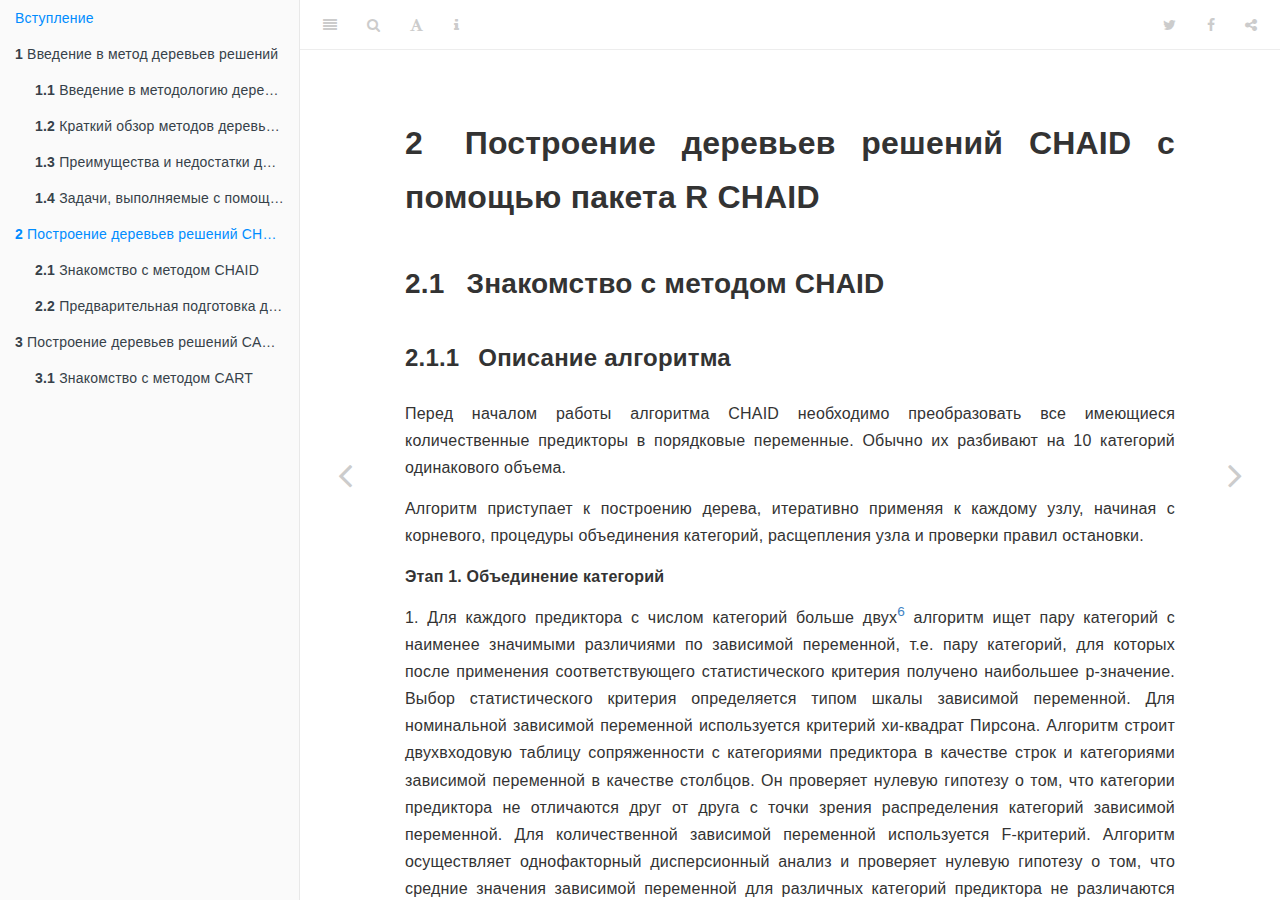
<file: ch2.html>
<!DOCTYPE html>
<html lang="" xml:lang="">
<head>

  <meta charset="utf-8" />
  <meta http-equiv="X-UA-Compatible" content="IE=edge" />
  <title>2 Построение деревьев решений CHAID с помощью пакета R CHAID | Деревянные алгоритмы в R и Python</title>
  <meta name="description" content="2 Построение деревьев решений CHAID с помощью пакета R CHAID | Деревянные алгоритмы в R и Python." />
  <meta name="generator" content="bookdown 0.20 and GitBook 2.6.7" />

  <meta property="og:title" content="2 Построение деревьев решений CHAID с помощью пакета R CHAID | Деревянные алгоритмы в R и Python" />
  <meta property="og:type" content="book" />
  
  
  <meta property="og:description" content="2 Построение деревьев решений CHAID с помощью пакета R CHAID | Деревянные алгоритмы в R и Python." />
  

  <meta name="twitter:card" content="summary" />
  <meta name="twitter:title" content="2 Построение деревьев решений CHAID с помощью пакета R CHAID | Деревянные алгоритмы в R и Python" />
  
  <meta name="twitter:description" content="2 Построение деревьев решений CHAID с помощью пакета R CHAID | Деревянные алгоритмы в R и Python." />
  

<meta name="author" content="Артем Груздев, Андрей Огурцов" />


<meta name="date" content="2020-08-01" />

  <meta name="viewport" content="width=device-width, initial-scale=1" />
  <meta name="apple-mobile-web-app-capable" content="yes" />
  <meta name="apple-mobile-web-app-status-bar-style" content="black" />
  
  
<link rel="prev" href="ch1.html"/>
<link rel="next" href="ch3.html"/>
<script src="libs/header-attrs-2.3/header-attrs.js"></script>
<script src="libs/jquery-2.2.3/jquery.min.js"></script>
<link href="libs/gitbook-2.6.7/css/style.css" rel="stylesheet" />
<link href="libs/gitbook-2.6.7/css/plugin-table.css" rel="stylesheet" />
<link href="libs/gitbook-2.6.7/css/plugin-bookdown.css" rel="stylesheet" />
<link href="libs/gitbook-2.6.7/css/plugin-highlight.css" rel="stylesheet" />
<link href="libs/gitbook-2.6.7/css/plugin-search.css" rel="stylesheet" />
<link href="libs/gitbook-2.6.7/css/plugin-fontsettings.css" rel="stylesheet" />
<link href="libs/gitbook-2.6.7/css/plugin-clipboard.css" rel="stylesheet" />









<script src="libs/accessible-code-block-0.0.1/empty-anchor.js"></script>


<style type="text/css">
pre > code.sourceCode { white-space: pre; position: relative; }
pre > code.sourceCode > span { display: inline-block; line-height: 1.25; }
pre > code.sourceCode > span:empty { height: 1.2em; }
code.sourceCode > span { color: inherit; text-decoration: inherit; }
pre.sourceCode { margin: 0; }
@media screen {
div.sourceCode { overflow: auto; }
}
@media print {
pre > code.sourceCode { white-space: pre-wrap; }
pre > code.sourceCode > span { text-indent: -5em; padding-left: 5em; }
}
pre.numberSource code
  { counter-reset: source-line 0; }
pre.numberSource code > span
  { position: relative; left: -4em; counter-increment: source-line; }
pre.numberSource code > span > a:first-child::before
  { content: counter(source-line);
    position: relative; left: -1em; text-align: right; vertical-align: baseline;
    border: none; display: inline-block;
    -webkit-touch-callout: none; -webkit-user-select: none;
    -khtml-user-select: none; -moz-user-select: none;
    -ms-user-select: none; user-select: none;
    padding: 0 4px; width: 4em;
    color: #aaaaaa;
  }
pre.numberSource { margin-left: 3em; border-left: 1px solid #aaaaaa;  padding-left: 4px; }
div.sourceCode
  {   }
@media screen {
pre > code.sourceCode > span > a:first-child::before { text-decoration: underline; }
}
code span.al { color: #ff0000; font-weight: bold; } /* Alert */
code span.an { color: #60a0b0; font-weight: bold; font-style: italic; } /* Annotation */
code span.at { color: #7d9029; } /* Attribute */
code span.bn { color: #40a070; } /* BaseN */
code span.bu { } /* BuiltIn */
code span.cf { color: #007020; font-weight: bold; } /* ControlFlow */
code span.ch { color: #4070a0; } /* Char */
code span.cn { color: #880000; } /* Constant */
code span.co { color: #60a0b0; font-style: italic; } /* Comment */
code span.cv { color: #60a0b0; font-weight: bold; font-style: italic; } /* CommentVar */
code span.do { color: #ba2121; font-style: italic; } /* Documentation */
code span.dt { color: #902000; } /* DataType */
code span.dv { color: #40a070; } /* DecVal */
code span.er { color: #ff0000; font-weight: bold; } /* Error */
code span.ex { } /* Extension */
code span.fl { color: #40a070; } /* Float */
code span.fu { color: #06287e; } /* Function */
code span.im { } /* Import */
code span.in { color: #60a0b0; font-weight: bold; font-style: italic; } /* Information */
code span.kw { color: #007020; font-weight: bold; } /* Keyword */
code span.op { color: #666666; } /* Operator */
code span.ot { color: #007020; } /* Other */
code span.pp { color: #bc7a00; } /* Preprocessor */
code span.sc { color: #4070a0; } /* SpecialChar */
code span.ss { color: #bb6688; } /* SpecialString */
code span.st { color: #4070a0; } /* String */
code span.va { color: #19177c; } /* Variable */
code span.vs { color: #4070a0; } /* VerbatimString */
code span.wa { color: #60a0b0; font-weight: bold; font-style: italic; } /* Warning */
</style>

</head>

<body>



  <div class="book without-animation with-summary font-size-2 font-family-1" data-basepath=".">

    <div class="book-summary">
      <nav role="navigation">

<ul class="summary">
<li class="chapter" data-level="" data-path="index.html"><a href="index.html"><i class="fa fa-check"></i>Вступление</a></li>
<li class="chapter" data-level="1" data-path="ch1.html"><a href="ch1.html"><i class="fa fa-check"></i><b>1</b> Введение в метод деревьев решений</a>
<ul>
<li class="chapter" data-level="1.1" data-path="ch1.html"><a href="ch1.html#ch1.1"><i class="fa fa-check"></i><b>1.1</b> Введение в методологию деревьев решений</a></li>
<li class="chapter" data-level="1.2" data-path="ch1.html"><a href="ch1.html#ch1.2"><i class="fa fa-check"></i><b>1.2</b> Краткий обзор методов деревьев решений CHAID и CART</a></li>
<li class="chapter" data-level="1.3" data-path="ch1.html"><a href="ch1.html#ch1.3"><i class="fa fa-check"></i><b>1.3</b> Преимущества и недостатки деревьев решений</a></li>
<li class="chapter" data-level="1.4" data-path="ch1.html"><a href="ch1.html#ch1.4"><i class="fa fa-check"></i><b>1.4</b> Задачи, выполняемые с помощью деревьев решений</a></li>
</ul></li>
<li class="chapter" data-level="2" data-path="ch2.html"><a href="ch2.html"><i class="fa fa-check"></i><b>2</b> Построение деревьев решений CHAID с помощью пакета R CHAID</a>
<ul>
<li class="chapter" data-level="2.1" data-path="ch2.html"><a href="ch2.html#ch2.1"><i class="fa fa-check"></i><b>2.1</b> Знакомство с методом CHAID</a>
<ul>
<li class="chapter" data-level="2.1.1" data-path="ch2.html"><a href="ch2.html#ch2.1.1"><i class="fa fa-check"></i><b>2.1.1</b> Описание алгоритма</a></li>
<li class="chapter" data-level="2.1.2" data-path="ch2.html"><a href="ch2.html#ch2.1.2"><i class="fa fa-check"></i><b>2.1.2</b> Немного о критерии хи-квадрат</a></li>
<li class="chapter" data-level="2.1.3" data-path="ch2.html"><a href="ch2.html#ch2.1.3"><i class="fa fa-check"></i><b>2.1.3</b> Немного об F-критерии</a></li>
<li class="chapter" data-level="2.1.4" data-path="ch2.html"><a href="ch2.html#ch2.1.4"><i class="fa fa-check"></i><b>2.1.4</b> Способы объединения категорий предикторов</a></li>
<li class="chapter" data-level="2.1.5" data-path="ch2.html"><a href="ch2.html#ch2.1.5"><i class="fa fa-check"></i><b>2.1.5</b> Поправка Бонферрони</a></li>
<li class="chapter" data-level="2.1.6" data-path="ch2.html"><a href="ch2.html#ch2.1.6"><i class="fa fa-check"></i><b>2.1.6</b> XCHAID</a></li>
<li class="chapter" data-level="2.1.7" data-path="ch2.html"><a href="ch2.html#ch2.1.7"><i class="fa fa-check"></i><b>2.1.7</b> Иллюстрация работы CHAID на конкретном примере</a></li>
</ul></li>
<li class="chapter" data-level="2.2" data-path="ch2.html"><a href="ch2.html#ch2.2"><i class="fa fa-check"></i><b>2.2</b> Предварительная подготовка данных перед построением модели дерева CHAID</a>
<ul>
<li class="chapter" data-level="2.2.1" data-path="ch2.html"><a href="ch2.html#ch2.2.1"><i class="fa fa-check"></i><b>2.2.1</b> Загрузка данных</a></li>
<li class="chapter" data-level="2.2.2" data-path="ch2.html"><a href="ch2.html#ch2.2.2"><i class="fa fa-check"></i><b>2.2.2</b> Фиксация пустых строковых значений как пропусков</a></li>
<li class="chapter" data-level="2.2.3" data-path="ch2.html"><a href="ch2.html#ch2.2.3"><i class="fa fa-check"></i><b>2.2.3</b> Вывод подробной информации о переменных</a></li>
<li class="chapter" data-level="2.2.4" data-path="ch2.html"><a href="ch2.html#ch2.2.4"><i class="fa fa-check"></i><b>2.2.4</b> Нормализация строковых значений</a></li>
<li class="chapter" data-level="2.2.5" data-path="ch2.html"><a href="ch2.html#ch2.2.5"><i class="fa fa-check"></i><b>2.2.5</b> Обработка дублирующихся наблюдений</a></li>
<li class="chapter" data-level="2.2.6" data-path="ch2.html"><a href="ch2.html#ch2.2.6"><i class="fa fa-check"></i><b>2.2.6</b> Изменение типов переменных</a></li>
<li class="chapter" data-level="2.2.7" data-path="ch2.html"><a href="ch2.html#ch2.2.7"><i class="fa fa-check"></i><b>2.2.7</b> Обработка редких категорий</a></li>
<li class="chapter" data-level="2.2.8" data-path="ch2.html"><a href="ch2.html#ch2.2.8"><i class="fa fa-check"></i><b>2.2.8</b> Однократное случайное разбиение набора данных на обучающую и контрольную выборки для проверки модели</a></li>
</ul></li>
</ul></li>
<li class="chapter" data-level="3" data-path="ch3.html"><a href="ch3.html"><i class="fa fa-check"></i><b>3</b> Построение деревьев решений CART с помощью пакета R rpart</a>
<ul>
<li class="chapter" data-level="3.1" data-path="ch3.html"><a href="ch3.html#ch3.1"><i class="fa fa-check"></i><b>3.1</b> Знакомство с методом CART</a>
<ul>
<li class="chapter" data-level="3.1.1" data-path="ch3.html"><a href="ch3.html#ch3.1.1"><i class="fa fa-check"></i><b>3.1.1</b> Описание алгоритма</a></li>
<li class="chapter" data-level="3.1.2" data-path="ch3.html"><a href="ch3.html#ch3.1.2"><i class="fa fa-check"></i><b>3.1.2</b> Неоднородность</a></li>
<li class="chapter" data-level="3.1.3" data-path="ch3.html"><a href="ch3.html#ch3.1.3"><i class="fa fa-check"></i><b>3.1.3</b> Метод отсечения ветвей на основе меры стоимости-сложности с перекрестной проверкой</a></li>
<li class="chapter" data-level="3.1.4" data-path="ch3.html"><a href="ch3.html#ch3.1.4"><i class="fa fa-check"></i><b>3.1.4</b> Обработка пропущенных значений</a></li>
<li class="chapter" data-level="3.1.5" data-path="ch3.html"><a href="ch3.html#ch3.1.5"><i class="fa fa-check"></i><b>3.1.5</b> Иллюстрация работы метода CART на конкретных примерах</a></li>
</ul></li>
</ul></li>
</ul>

      </nav>
    </div>

    <div class="book-body">
      <div class="body-inner">
        <div class="book-header" role="navigation">
          <h1>
            <i class="fa fa-circle-o-notch fa-spin"></i><a href="./">Деревянные алгоритмы в R и Python</a>
          </h1>
        </div>

        <div class="page-wrapper" tabindex="-1" role="main">
          <div class="page-inner">

            <section class="normal" id="section-">
<div id="ch2" class="section level1" number="2" style="text-align: justify">
<h1><span class="header-section-number">2</span> Построение деревьев решений CHAID с помощью пакета R CHAID</h1>
<div id="ch2.1" class="section level2" number="2.1">
<h2><span class="header-section-number">2.1</span> Знакомство с методом CHAID</h2>
<div id="ch2.1.1" class="section level3" number="2.1.1">
<h3><span class="header-section-number">2.1.1</span> Описание алгоритма</h3>
<p>Перед началом работы алгоритма CHAID необходимо преобразовать все имеющиеся количественные предикторы в порядковые переменные. Обычно их разбивают на 10 категорий одинакового объема.</p>
<p>Алгоритм приступает к построению дерева, итеративно применяя к каждому узлу, начиная с корневого, процедуры объединения категорий, расщепления узла и проверки правил остановки.</p>
<p><strong>Этап 1. Объединение категорий</strong></p>
<p>1. Для каждого предиктора с числом категорий больше двух<a href="#fn6" class="footnote-ref" id="fnref6"><sup>6</sup></a> алгоритм ищет пару категорий с наименее значимыми различиями по зависимой переменной, т.е. пару категорий, для которых после применения соответствующего статистического критерия получено наибольшее p-значение. Выбор статистического критерия определяется типом шкалы зависимой переменной. Для номинальной зависимой переменной используется критерий хи-квадрат Пирсона. Алгоритм строит двухвходовую таблицу сопряженности с категориями предиктора в качестве строк и категориями зависимой переменной в качестве столбцов. Он проверяет нулевую гипотезу о том, что категории предиктора не отличаются друг от друга с точки зрения распределения категорий зависимой переменной. Для количественной зависимой переменной используется F-критерий. Алгоритм осуществляет однофакторный дисперсионный анализ и проверяет нулевую гипотезу о том, что средние значения зависимой переменной для различных категорий предиктора не различаются между собой.</p>
<p><em>ПРИМЕЧАНИЕ</em></p>
<p>Пакет R <code>CHAID</code> позволяет работать только с категориальной зависимой переменной. Возможность работы с количественной зависимой переменной реализована в процедуре <strong>Деревья классификации/CHAID</strong> проприетарного программного пакета IBM SPSS Statistics и питоновском пакете <code>CHAID</code>.</p>
<p>2. Найдя наибольшее p-значение для пары категорий, алгоритм сравнивает его с заданным уровнем значимости для объединения категорий.</p>
<p>Если p-значение:</p>
<ul>
<li><p>меньше или равно заданному уровню значимости для объединения категорий – алгоритм переходит к вычислению скорректированных p-значений для полученного набора категорий (шаг 3);</p></li>
<li><p>больше уровня значимости для объединения категорий – эта пара объединяется в отдельную составную категорию, в результате формируется новый набор категорий предиктора и процесс начинается заново с поиска пары категорий с наибольшим p-значением.</p></li>
</ul>
<p><em>ПРИМЕЧАНИЕ</em></p>
<p>В пакете R <code>CHAID уровень</code> значимости для объединения категорий можно задать c помощью параметра <code>alpha2</code> вспомогательной функции <code>chaid_control()</code>.</p>
<p>(Опциональный шаг) Если новая составная категория состоит из трех и более исходных категорий, алгоритм находит внутри этой составной категории наилучшее бинарное расщепление, которое дает наименьшее p-значение. Алгоритм выполняет бинарное расщепление, если его p-значение не превышает уровня значимости для разбиения объединенных категорий.</p>
<p><em>ПРИМЕЧАНИЕ</em></p>
<p>В пакете R <code>CHAID</code> уровень значимости для разбиения уже объединенных категорий можно настроить c помощью параметра <code>alpha3</code> вспомогательной функции <code>chaid_control()</code>.</p>
<p>3. Получив сформированный набор категорий предиктора, алгоритм для категориальной зависимой переменной вновь строит двухвходовую таблицу сопряженности с категориями предиктора в качестве строк и категориями зависимой переменной в качестве столбцов, а для количественной зависимой переменной вновь выполняет однофакторный дисперсионный анализ. В результате алгоритм вычисляет скорректированное p-значение критерия хи-квадрат или F-критерия как исходное p-значение, умноженное на поправку Бонферонни. Поправка Бонферрони представляет собой корректировку уровня значимости в зависимости от числа возможных способов, с помощью которых исходные категории предиктора могут быть объединены в итоговые категории.</p>
<p><strong>Этап 2. Расщепление узла</strong></p>
<p>После вычисления скорректированных p-значений для итоговых наборов категорий по всем предикторам алгоритм переходит к этапу расщепления узла.</p>
<p>1. На этапе расщепления алгоритм выбирает, какой предиктор обеспечит наилучшее разбиение узла. Для этого предиктор должен иметь наименьшее скорректированное p-значение (т.е. должен являться наиболее статистически значимым).</p>
<p>2. Найдя предиктор с наименьшим скорректированным p-значением, алгоритм сравнивает его с заданным уровнем значимости для расщепления.</p>
<p>Если p-значение:</p>
<ul>
<li><p>меньше или равно заданному уровню значимости для расщепления – алгоритм разбивает узел с использованием данного предиктора;</p></li>
<li><p>больше заданного уровня значимости для расщепления, то алгоритм не расщепляет узел и узел рассматривается как терминальный.</p></li>
</ul>
<p><em>ПРИМЕЧАНИЕ</em></p>
<p>В пакете R <code>CHAID</code> уровень значимости для расщепления узла можно настроить c помощью параметра <code>alpha4</code> вспомогательной функции <code>chaid_control()</code>.</p>
<p><strong>Этап 3. Остановка</strong></p>
<p>Алгоритм проверяет, нужно ли прекратить построение дерева, в соответствии со следующими правилами остановки:</p>
<ol style="list-style-type: decimal">
<li><p>Если узел стал однородным, то есть все наблюдения в узле имеют одинаковые значения зависимой переменной, узел не разбивается.</p></li>
<li><p>Если текущая глубина дерева достигает заданной пользователем максимальной глубины дерева, процесс построения дерева останавливается.</p></li>
<li><p>Если количество наблюдений в родительском узле меньше заданного пользователем минимума наблюдений в родительском узле, узел не разбивается.</p></li>
<li><p>Если минимальное абсолютное количество наблюдений в терминальном узле меньше заданного пользователем минимума наблюдений в терминальном узле, узел не разбивается.</p></li>
<li><p>Если минимальная относительная частота наблюдений в терминальном узле меньше заданной пользователем минимальной относительной частоты наблюдений в терминальном узле, узел не разбивается.</p></li>
</ol>
<p><em>ПРИМЕЧАНИЕ</em></p>
<p>В пакете R <code>CHAID</code> с помощью ряда параметров вспомогательной функции <code>chaid_control()</code> можно изменить некоторые вышеперечисленные правила остановки:</p>
<ul>
<li><p><code>minsplit</code> задает минимальное количество наблюдений в родительском узле перед расщеплением, по умолчанию 20;</p></li>
<li><p><code>minbucket</code> задает минимальное абсолютное количество наблюдений в терминальном узле, по умолчанию 7;</p></li>
<li><p><code>minprob</code> задает минимальную относительную частоту наблюдений в терминальном узле, по умолчанию 0.01;</p></li>
<li><p><code>maxheight</code> задает максимальную высоту или глубину дерева (количество уровней дерева, лежащих ниже корневого узла), по умолчанию равен -1, т.е. ограничение отсутствует.</p></li>
</ul>
</div>
<div id="ch2.1.2" class="section level3" number="2.1.2">
<h3><span class="header-section-number">2.1.2</span> Немного о критерии хи-квадрат</h3>
<p>Предположим, на этапе объединения алгоритм проверяет, различаются ли значимо две категории предиктора <em>Семейное положение</em> <em>“Холост”</em> и <em>“Женат”</em> по зависимой переменной <em>Отклик</em>. Нулевая гипотеза звучит так: категории предиктора не отличаются друг от друга с точки зрения распределения категорий зависимой переменной. Альтернативная гипотеза заключается в том, что категории предиктора все же отличаются друг от друга по зависимой переменной. Строится двухвходовая таблица сопряженности, где строки являются категориями предиктора <em>Семейное положение</em>, а столбцы – категориями зависимой переменной <em>Отклик</em>. Для каждой ячейки таблицы фиксируем наблюдаемую частоту. Затем для каждой ячейки фиксируем ожидаемую частоту согласно нулевой гипотезе. В итоге для каждой ячейки вычисляем квадрат разности между наблюдаемой и ожидаемой частотой, поделенный на ожидаемую частоту. Складываем результаты, вычисленные по каждой ячейке, и получаем значение хи-квадрат (<span class="math inline">\(\chi^{2}\)</span>). Процесс вычисления хи-квадрат проиллюстрирован на рис. 2.1.</p>
<p><img src="figures/2.1.PNG" /></p>
<p><em>Рис. 2.1. Процесс вычисления значения хи-квадрат</em></p>
<p><span class="math display">\[\chi^{2}=\sum\frac{(O-E)^2}{E},\]</span>
где</p>
<p><span class="math inline">\(O\)</span> – наблюдаемые частоты;</p>
<p><span class="math inline">\(E\)</span> – ожидаемые частоты.</p>
<p><span class="math display">\[\chi^{2}=\frac{(20-16,5)^2}{16,5} + \frac{(13-16,5)^2}{16,5} + \frac{(30-33,5)^2}{33,5} + \frac{(37-33,5)^2}{33,5}=2,216\]</span>
Статистика хи-квадрат подчиняется распределению хи-квадрат со степенями свободы <span class="math inline">\(df=(R–1)(C–1)\)</span>, где <span class="math inline">\(R\)</span> и <span class="math inline">\(C\)</span> – количество строк и столбцов в таблице сопряженности. В нашем случае количество степеней свободы будет равно <span class="math inline">\(df=(2–1)(2–1)=1\)</span>.</p>
<p>Чтобы выяснить, достаточно ли велико полученное значение хи-квадрат для отклонения нулевой гипотезы, вычисляем соответствующую ему p-значение. p-значение – это вероятность ошибки, заключающейся в отклонении нулевой гипотезы, когда она верна. Это вероятность того, что случайная величина, имеющая распределение хи-квадрат при условии верности нулевой гипотезы, примет значение, не меньшее, чем вычисленное значение хи-квадрат. Решение об отклонении нулевой гипотезы принимается в результате сравнения p-значения с определенным пороговым уровнем, который называют уровнем значимости (<span class="math inline">\(\alpha\)</span>). Обычно p-значение сравнивают с общепринятым стандартным уровнем значимости<span class="math inline">\(\alpha=0,05\)</span>. Если найденное p-значение меньше уровня значимости, нулевую гипотезу отклоняют, в противном случае у нас нет оснований отвергнуть нулевую гипотезу.</p>
<p>В нашем случае значение хи-квадрат 2,216 с одной степенью свободы соответствует р-значению 0,1366. Таким образом, вероятность того, что статистика хи-квадрат примет вычисленное значение 2,216 и выше, когда категории предиктора <em>Семейное положение</em> не отличаются друг от друга с точки зрения распределения категорий зависимой переменной <em>Отклик</em>, составляет 0,1366. Это превышает уровень значимости 0,05. У нас нет оснований отвергнуть нулевую гипотезу. Можно сделать вывод, что категории переменной <em>Семейное положение</em> действительно не отличаются друг от друга с точки зрения распределения неоткликнувшихся и откликнувшихся клиентов. Данные категории предиктора можно объединить.</p>
<p>Обратите внимание, фраза «нет оснований отклонить нулевую гипотезу» не тождественна фразе «принять нулевую гипотезу», которая является неверной. Нулевая гипотеза обычно имеет очень конкретную формулировку. Например, она может звучит так: нет разницы между средним значением выборки №1 и выборки №2. Если мы не можем отклонить нулевую гипотезу, значит ли это, что данные значения равны? Вовсе не обязательно. То, что нам не удалось найти статистически значимой разницы, совершенно не означает, что мы доказали равенство двух величин. Кроме того, результаты применения статистических критериев зависят от величины различий и от размера выборки, и одинаковые различия на выборках разного размера могут оказаться в одном случае незначимыми (например, если есть две выборки по 20 наблюдений), а в другом (когда наблюдений будет по 1000) – значимыми на том же уровне значимости. Таким образом, мощность статистического критерия (способность выявлять различия там, где они есть) зависит от объема выборки.</p>
<p>Важным практическим моментом в построении деревьев по методу CHAID является то, что по мере роста дерева в узлах остается все меньше и меньше наблюдений, и на определенном этапе мы теряем возможность провести очередное разделение просто в силу малого числа наблюдений в узле. Даже если такое деление могло бы улучшить качество модели на обучающей выборке, оно не будет произведено, если мы не сможем отклонить нулевую гипотезу на заданном уровне значимости; использование поправки Бонферрони только усугубляет эту ситуацию (см. ниже). Но это нельзя однозначно рассматривать как недостаток метода, поскольку описанная особенность является своего рода встроенной регуляризацией, которая может повысить обобщающую способность модели.</p>
</div>
<div id="ch2.1.3" class="section level3" number="2.1.3">
<h3><span class="header-section-number">2.1.3</span> Немного об F-критерии</h3>
<p>Предположим, на этапе объединения категорий алгоритм проверяет, различаются ли значимо категории предиктора <em>Семейное положение</em> <em>“Холост”</em> и <em>“Женат”</em> по количественной зависимой переменной <em>Доход</em>. Нулевая гипотеза будет звучат так: средние значения зависимой переменной в категориях предиктора или группах одинаковы. Чтобы проверить ее, нужно ответить на два вопроса: насколько сильно значения отклоняются от среднего значения зависимой переменной в группах и насколько сильно средние значения зависимой переменной в группах отличаются от среднего значения зависимой переменной перед разбиением на группы. Соответственно выполняется однофакторный дисперсионный анализ, в ходе которого подсчитывают внутригрупповую сумму квадратов отклонений и межгрупповую сумму квадратов отклонений и вычисляют F-критерий (критерий Фишера).</p>
<p>Сумма квадратов между группами (дочерними узлами) определяется по формуле:</p>
<p>Предположим, на этапе объединения категорий алгоритм проверяет, различаются ли значимо категории предиктора Семейное положение Холост и Женат по количественной зависимой переменной Доход. Нулевая гипотеза будет звучат так: средние значения зависимой переменной в категориях предиктора или группах одинаковы. Чтобы проверить ее, нужно ответить на два вопроса: насколько сильно значения отклоняются от среднего значения зависимой переменной в группах и насколько сильно средние значения зависимой переменной в группах отличаются от среднего значения зависимой переменной перед разбиением на группы. Соответственно выполняется однофакторный дисперсионный анализ, в ходе которого подсчитывают внутригрупповую сумму квадратов отклонений и межгрупповую сумму квадратов отклонений и вычисляют F-критерий (критерий Фишера).
Сумма квадратов между группами (дочерними узлами) определяется по формуле:</p>
<p><span class="math display">\[SS_{межгрупп}=\sum^{B}_{i=1}n_i(\bar{y}_{i.}-\bar{y}_{..})^2,\]</span></p>
<p>где</p>
<p><span class="math inline">\(\bar{y}_{i.}\)</span> – среднее значение зависимой переменной в <span class="math inline">\(i\)</span>-том дочернем узле;</p>
<p><span class="math inline">\(\bar{y}_{..}\)</span> – среднее значение зависимой переменной в родительском узле.</p>
<p>Сумма квадратов внутри групп (дочерних узлов) определяется по формуле:</p>
<p><span class="math display">\[SS_{внутригрупп}=\sum^{B}_{i=1}\sum^{n_i}_{j=1}n_i(y_{ij}-\bar{y}_{i.})^2,\]</span></p>
<p>где</p>
<p><span class="math inline">\(y_{ij}\)</span> – значение зависимой переменной для <span class="math inline">\(j\)</span>-ого наблюдения в <span class="math inline">\(i\)</span>-том дочернем узле;</p>
<p><span class="math inline">\(\bar{y}_{i.}\)</span> – среднее значение зависимой переменной в <span class="math inline">\(i\)</span>-том дочернем узле.</p>
<p>Общая сумма квадратов отклонений имеет вид</p>
<p><span class="math display">\[SS_{общая}=\sum^{B}_{i=1}\sum^{n_i}_{j=1}n_i(y_{ij}-\bar{y}_{..})^2\]</span></p>
<p>F-критерий – это отношение межгрупповой суммы квадратов отклонений к внутригрупповой:</p>
<p><span class="math display">\[F=frac_{S_{межгрупп}}{S_{внутригрупп}} \sim F(B-1, n-B)\]</span></p>
<p>Эта статистика подчиняется F-распределению с <span class="math inline">\(B – 1\)</span> и <span class="math inline">\(n – B\)</span> степенями свободы согласно нулевой гипотезе.</p>
<p>p-значение – это вероятность того, что случайная величина с распределением Фишера при условии верности нулевой гипотезы примет значение, не меньшее, чем фактическое значение статистики. Допустим, для нашего примера мы получили значение F-теста 15,943, соответствующее р-значению 0,000. Вероятность того, что F-статистика примет фактическое значение 15,943 и выше, когда средние значения зависимой переменной в категориях предиктора одинаковы, составляет &lt;0,001. Это меньше уровня значимости 0,05. Мы можем отклонить нулевую гипотезу и сделать вывод, что средние значения зависимой переменной в категориях предиктора неодинаковы, а межгрупповые различия являются более существенными, чем внутригрупповые. Данные категории предиктора объединять нельзя.</p>
</div>
<div id="ch2.1.4" class="section level3" number="2.1.4">
<h3><span class="header-section-number">2.1.4</span> Способы объединения категорий предикторов</h3>
<p>Способ объединения категорий предиктора зависит от шкалы его измерения.
В номинальных предикторах можно объединять любые категории, если они не различаются значимо по зависимой переменной. Таким образом, для номинальных переменных ограничения на объединение категорий не накладываются.</p>
<p>В порядковых предикторах две категории могут быть объединены, только если к ним могут быть присоединены промежуточные категории. Например, переменная, представляющая группы по уровню доходов, может рассматриваться как порядковая. Людей с доходом менее 2000$ имеет смысл объединять с теми, кто зарабатывает более 3000$, только если к вновь образовавшейся группе можно также отнести людей с доходом от 2000$ до 3000$.</p>
</div>
<div id="ch2.1.5" class="section level3" number="2.1.5">
<h3><span class="header-section-number">2.1.5</span> Поправка Бонферрони</h3>
<p>Осуществляя поиск незначимых категорий предиктора для объединения, CHAID выполняет большое количество статистических тестов для различных комбинаций категорий предиктора. Однако число таких комбинаций зависит от количества категорий, которое у каждой переменной разное.</p>
<p>Осуществляя поиск незначимых категорий предиктора для объединения, CHAID выполняет большое количество статистических тестов для различных комбинаций категорий предиктора. Однако число таких комбинаций зависит от количества категорий, которое у каждой переменной разное. Например, по одной переменной может оцениваться 2 варианта объединения, рассматриваться 2 таблицы сопряженности и выполняться 2 статистических теста, а по другой переменной – 6 вариантов объединения, 6 таблиц сопряженности и 6 статистических тестов. Вероятность того, что из 6 тестов хи-квадрат для второй переменной по крайней мере один из тестов дает ложное отклонение нулевой гипотезы составляет <span class="math inline">\(1-\prod^{6}_{i=1}(1-\alpha_i)\)</span>.</p>
<p>Групповая вероятность ошибки намного больше индивидуальной вероятности ошибки <span class="math inline">\(\alpha_i\)</span>. Например, если индивидуальная вероятность ошибки (<span class="math inline">\(\alpha_i\)</span>) по каждому тесту равна 0,05, то групповая вероятность ошибки составит <span class="math inline">\(1–0,956 = 0,265\)</span>. Таким образом, при осуществлении множественных проверок гипотез при помощи критерия хи-квадрат (одна проверка на каждое возможное объединение), р-значения недооценивают риск отклонения нулевой гипотезы, когда она верна. Эти рассуждения справедливы и для других статистических критериев. Например, вы можете сделать ошибочный вывод, что заемщики с разными профессиями отличаются по кредитоспособности, тогда как они на самом деле не отличаются.</p>
<p>Если мы хотим, чтобы групповая вероятность ошибки при этом не превышала определенный уровень значимости <span class="math inline">\(\alpha\)</span> (например, 0,05), то, согласно методу Бонферрони, мы должны умножить каждое полученное p-значение на <span class="math inline">\(m\)</span> – количество возможных вариантов объединения с исходных категорий предиктора в <span class="math inline">\(g\)</span> итоговых категорий, получить скорректированное p-значение и сравнить его с уровнем значимости <span class="math inline">\(\alpha\)</span>. Для номинального предиктора множитель <span class="math inline">\(m\)</span> определяется числом Стирлинга второго рода:</p>
<p><span class="math display">\[m=S(c, g) = \sum^{g-1}_{i=1}\frac{(-1)^i(g-i)^c}{i!(g-i)!}\]</span></p>
<p>На рис. 2.2 приводится таблица значений чисел Стирлинга при <span class="math inline">\(0≤c\)</span>, <span class="math inline">\(g≤9\)</span>.</p>
<p><img src="figures/2.2.PNG" /></p>
<p><em>Риc. 2.2. Таблица значений чисел Стерлинга при <span class="math inline">\(0≤c\)</span>, <span class="math inline">\(g≤9\)</span></em></p>
<p>Для порядкового предиктора множитель <span class="math inline">\(m\)</span> определяется как</p>
<p><span class="math display">\[m=\begin{pmatrix}c-1 \\g-1\end{pmatrix}=\frac{(c-1)!}{(g-1)!(c-g)!}\]</span>
Допустим, у нас есть три предиктора. Первый – номинальный предиктор <em>Сlass</em> с 8 категориями. Второй – номинальный предиктор <em>Type</em> с 5 категориями. Третий – порядковый предиктор <em>Incomecat</em> c 4 категориями. По завершении этапа объединения <em>Сlass</em> был преобразован в предиктор с тремя итоговыми категориями, и для него было вычислено p-значение 0,00001; <em>Type</em> был преобразован в предиктор с двумя итоговыми категориями, и для него было вычислено p-значение 0,009; <em>Incomecat</em> был преобразован в предиктор с тремя итоговыми категориями и получил p-значение 0,003. Множитель для предиктора <em>Class</em> равен <span class="math inline">\(m=S(8, 3)=\frac{1}{6}(3^8-3\times2^8+3)=966\)</span>. Таким образом, наше p-значение 0,00001 умножается на 966, и мы получаем скорректированное p-значение 0,00966. Множитель для предиктора <em>Type</em> равен <span class="math inline">\(m=S(5, 2)=2^4-1=15\)</span>. Наше p-значение 0,009 умножается на 15, и мы получаем скорректированное p-значение 0,135. Множитель для предиктора <em>Incomecat</em> равен <span class="math inline">\(m=\frac{(4-1)!}{(3-1)!(4-3)!}=\frac{3!}{2!\times1!}=\frac{6}{2}=3\)</span>. p-значение 0,003 умножается на 3, и мы получаем скорректированное p-значение 0,009. Для разбиения узла выбирается предиктор <em>Incomecat</em>, который имеет наименьшее скорректированное p-значение 0,009.</p>
<p><img src="figures/2.3.PNG" /></p>
<p><em>Риc. 2.3. Количество возможных разбиений переменной из 4 категорий на 2, 3, 4 группы</em></p>
</div>
<div id="ch2.1.6" class="section level3" number="2.1.6">
<h3><span class="header-section-number">2.1.6</span> XCHAID</h3>
<p>В 1991 году Дэвид Биггс, Барри Де Вилль и Эд Суен предложили модификацию метода CHAID – XCHAID (от Exhaustive CHAID – исчерпывающий CHAID). Он был разработан для устранения недостатка CHAID – ограниченного набора расщеплений для предиктора.</p>
<p>Алгоритм XCHAID приступает к построению дерева, итеративно применяя к каждому узлу, начиная с корневого, процедуры объединения категорий, расщепления узла и проверки правил остановки. Этапы расщепления и остановки в XCHAID аналогичны этапам расщепления и остановки в CHAID. Однако на этапе объединения категорий используется процедура более тщательного поиска категорий: пары категорий продолжают сравниваться и объединяться до тех пор, пока не останется одна пара категорий (напомним, что обычный CHAID прекращает объединение категорий, когда обнаруживает, что все оставшиеся категории статистически значимо различаются между собой). Таким образом, XCHAID позволяет найти наилучшее расщепление для каждого предиктора и затем выбрать, какой предиктор нужно расщепить. Вместе с тем, поскольку объединение категорий осуществляется более тщательно, чем в методе CHAID, XCHAID требует большего времени вычислений.</p>
<p><strong>Объединение категорий</strong></p>
<ol style="list-style-type: decimal">
<li><p>Для каждого предиктора с числом категорий больше двух алгоритм ищет пару категорий с наименее значимыми различиями по зависимой переменной. Для категориальной зависимой переменной используется критерий хи-квадрат Пирсона. Для количественной зависимой переменной может использоваться F-критерий.</p></li>
<li><p>Найдя пару с наибольшим p-значением, алгоритм объединяет ее в отдельную составную категорию.</p></li>
<li><p>Для нового набора категорий предиктора алгоритм вычисляет p-значение. Алгоритм запоминает p-значение и соответствующий набор категорий.</p></li>
<li><p>Алгоритм повторяет шаги 1, 2, 3 до тех пор, пока не останутся две категории. Затем среди всех наборов категорий предиктора алгоритм находит набор, у которого p-значение на шаге 3 является наименьшим.</p></li>
<li><p>Алгоритм вычисляет скорректированное p-значение для выбранного набора категорий.</p></li>
</ol>
<p><strong>Расщепление узла</strong></p>
<p>После вычисления скорректированных p-значений для итоговых наборов категорий по всем предикторам алгоритм переходит к этапу расщепления узла.</p>
<ol style="list-style-type: decimal">
<li><p>На этапе расщепления алгоритм выбирает, какой предиктор обеспечит наилучшее разбиение узла, то есть имеет наименьшее скорректированное p-значение (наиболее статистически значимый).</p></li>
<li><p>Найдя предиктор с наименьшим скорректированным p-значением, алгоритм сравнивает его с заданным уровнем значимости для расщепления.</p></li>
</ol>
<p>Если p-значение:</p>
<ul>
<li><p>меньше или равно заданному уровню значимости для расщепления – алгоритм разбивает узел с использованием данного предиктора;</p></li>
<li><p>больше заданного уровня значимости для расщепления, то алгоритм не расщепляет узел и узел рассматривается как терминальный.</p></li>
</ul>
<p><strong>Остановка</strong></p>
<p>Алгоритм проверяет, нужно ли прекратить построение дерева, в соответствии со следующими правилами остановки.</p>
<ol style="list-style-type: decimal">
<li><p>Если узел стал однородным, то есть все наблюдения в узле имеют одинаковые значения зависимой переменной, узел не разбивается.</p></li>
<li><p>Если текущая глубина дерева достигает заданной пользователем максимальной глубины дерева, процесс построения дерева останавливается.</p></li>
<li><p>Если количество наблюдений в родительском узле меньше заданного пользователем минимума наблюдений в родительском узле, узел не разбивается.</p></li>
<li><p>Если минимальное абсолютное количество наблюдений в терминальном узле меньше заданного пользователем минимума наблюдений в терминальном узле, узел не разбивается.</p></li>
<li><p>Если минимальная относительная частота наблюдений в терминальном узле меньше заданной пользователем минимальной относительной частоты наблюдений в терминальном узле, узел не разбивается.</p></li>
</ol>
<p>На практике метод XCHAID строит модель с одинаковой или чуть лучшей дискриминирующей способностью, чем метод CHAID, однако эта разница, как правило, не является статистически значимой. Если учесть, что при одинаковом качестве моделей времени на подгонку в случае использования метода XCHAID требуется больше (особенно это актуально при работе с большими выборками), данный метод используется редко.</p>
</div>
<div id="ch2.1.7" class="section level3" number="2.1.7">
<h3><span class="header-section-number">2.1.7</span> Иллюстрация работы CHAID на конкретном примере</h3>
<p>Предположим, есть данные по клиентам микрофинансовой организации и известно, выплатили они займ или нет (категориальная зависимая переменная <em>Просрочка</em>). В качестве потенциальных предикторов фигурируют четыре переменных: <em>Доход</em>, <em>Возраст</em>, <em>Сфера занятости</em>, <em>Пол</em>. Переменные <em>Пол</em> и <em>Сфера занятости</em> являются номинальными, переменные <em>Доход</em> и <em>Возраст</em> – порядковыми. Переменная <em>Сфера занятости</em> принимает значения <em>“Работает по найму”</em>, <em>“Свое дело”</em>, <em>“Учится или студент”</em>, <em>“Пенсионер”</em>. Переменная <em>Доход</em> принимает значения <em>“Менее 10 тыс. рублей”</em>, <em>“От 10 до 25 тыс. рублей”</em>, <em>“От 26 до 40 тыс. рублей”</em>, <em>“Более 40 тыс. рублей”</em>. Переменная <em>Пол</em> принимает значения <em>“Женщина”</em> и <em>Мужчина</em>. Переменная <em>Возраст</em> принимает значения <em>“&lt;24”</em>, <em>“24-26”</em>, <em>“27-28”</em>, <em>“29-31”</em>, <em>“32-33”</em>, <em>“34-35”</em>, <em>“36-38”</em>, <em>“39-41”</em>, <em>“42-46”</em> и <em>“&gt;46”</em>. Необходимо выяснить, какие группы клиентов с большей вероятностью выйдут в просрочку, чтобы сосредоточить внимание на них. Схематично наши исходные данные представлены на рис. 2.4.</p>
<p><img src="figures/2.4.PNG" /></p>
<p><em>Риc. 2.4. Исходные данные перед началом работы CHAID</em></p>
<p>Что же делает CHAID, когда мы запускаем его? По каждому предиктору CHAID берет пару категорий, сравнивает, различаются ли они по зависимой переменной, и объединяет их, если они не показывают этого различия (дают p-значение больше заданного уровня значимости для объединения).</p>
<p>В нашем случае по порядковому предиктору <em>Доход</em> CHAID сравнивает категорию <em>“Менее 10 тыс. рублей”</em> с категорией <em>“От 10 до 25 тыс. рублей”</em>, затем категорию <em>“От 10 до 25 тыс. рублей”</em> с категорией <em>“От 26 до 40 тыс. рублей”</em>, затем категорию <em>“От 26 до 40 тыс. рублей”</em> с категорией "<em>Более 40 тыс. рублей“<em>. Еще раз обратите внимание, что в порядковом предикторе несмежные категории (например, категория </em>”Менее 10 тыс. рублей"</em> и категория <em>“Более 40 тыс. рублей”</em>) сравниваться и объединяться не могут. Допустим, категории предиктора <em>Доход</em> <em>“Менее 10 тыс. рублей”</em> и <em>“От 10 до 25 тыс. рублей”</em> значимо не различаются по кредитоспособности (в обоих категориях наблюдается высокая доля «плохих» заемщиков), имеют наибольшее p-значение. Тогда CHAID объединяет их и формирует новый набор категорий (объединенная категория <em>“Менее 10 тыс. рублей/От 10 до 25 тыс. рублей”</em>, категория <em>“От 26 до 40 тыс. рублей”</em>, категория <em>“Более 40 тыс. рублей”</em>) и снова начинает процесс сравнения. Процесс объединения категорий остановится, когда все оставшиеся категории предиктора будут различаться на заданном уровне значимости для объединения. Сформировав новый набор категорий по предиктору <em>Доход</em>, алгоритм начинает аналогичным образом формировать набор категорий для порядкового предиктора <em>Возраст</em>, опять же сравнивая и объединяя только смежные категории. Затем алгоритм формирует набор категорий для номинального предиктора <em>Сфера занятости</em>. Здесь уже CHAID может сравнивать и объединять любые категории переменной. Затем переходит к предиктору <em>Пол</em>. Здесь категории предиктора Пол не могут быть объединены, поскольку у этой переменной только два уровня. Процесс сравнения и объединения категорий по каждому предиктору показан на рис. 2.5.</p>
<p><img src="figures/2.5.PNG" /></p>
<p><em>Риc. 2.5. Объединение категорий предикторов</em></p>
<p>В итоге получаем преобразованные предикторы <em>Доход</em> (допустим, набор из 3 категорий: объединенная категория <em>“Менее 10 тыс. рублей/От 10 до 25 тыс. рублей”</em>, категория <em>“От 26 до 40 тыс. рублей”</em>, категория <em>“Более 40 тыс. рублей”</em>), <em>Сфера занятости</em> (набор из 3 категорий: объединенная категория <em>“Работает по найму/Свое дело”</em>, категория <em>“Учится или студент”</em>, категория <em>“Пенсионер”</em>), <em>Возраст</em> (набор из 3 категорий: объединенная категория <em>“Менее 29 лет”</em>, объединенная категория <em>“От 29 до 46 лет”</em>, категория <em>“Старше 46 лет”</em>) и предиктор <em>Пол</em> (категория <em>“Женщины”</em> и категория <em>“Мужчины”</em>).</p>
<p>Завершив этап объединения, CHAID переходит к этапу разбиения узла (рис. 2.6). Здесь происходит вычисление p-значений для итоговых наборов категорий, затем p-значения корректируются с помощью поправки Бонферрони, чтобы учесть количество сравнений категорий по каждому предиктору.</p>
<p><img src="figures/2.6.PNG" /></p>
<p><em>Риc. 2.6. Выбор предиктора для разбиения узла</em></p>
<p>Например, лучшим предиктором объявлена переменная <em>Доход</em> (имеет наименьшее скорректированное p-значение, не превышающее заданный уровень значимости для разбиения узла). Тогда CHAID обращается к первой новой группе (например, объединенной категории <em>“Менее 10 тыс. рублей/От 10 до 25 тыс. рублей”</em>) и снова повторяет вышеописанные шаги, ищет наименее различающиеся категории для объединения и выбирает наиболее значимый предиктор для разбиения. Предположим, что для рассматриваемой группы таким предиктором стал <em>Пол</em>. Тогда CHAID разделяет группу <em>“Менее 10 тыс. рублей/От 10 до 25 тыс. рублей”</em> по переменной <em>Пол</em>. Затем он исследует каждую из оставшихся групп, образованную переменной <em>Доход</em> (категории <em>“От 26 до 40 тыс. рублей”</em>, <em>“Более 40 тыс. рублей”</em>), снова по каждой группе проверяет категории предикторов на объединение и разбивает узел с помощью предиктора, который наиболее значимо связан с зависимой переменной для этой группы. Затем CHAID опускается на следующий уровень дерева и берет первую группу предиктора <em>Пол</em> <em>“Женщины”</em> внутри группы <em>“Менее 10 тыс. рублей/От 10 до 25 тыс. рублей”</em>, снова исследует категории и выясняет, есть ли среди предикторов значимо влияющие на зависимую переменную. Если таких предикторов для группы <em>“Женщины”</em> внутри группы <em>“Менее 10 тыс. рублей/От 10 до 25 тыс. рублей”</em> не оказывается или выполняется условие остановки, то CHAID объявляет эту группу терминальным узлом и переходит к аналогичному исследованию группы <em>“Мужчины”</em> внутри группы <em>“Менее 10 тыс. рублей/От 10 до 25 тыс. рублей”</em>.</p>
<p>Таким способом, уровень за уровнем, CHAID систематически разделяет данные на группы (называемые узлами), показывающие значимые различия по отношению к зависимой переменной. Результаты этого процесса представляются в форме дерева, в котором ветвление происходит по мере деления на группы. Взглянув на построенное дерево (рис. 2.7), мы можем с уверенностью ответить на ряд вопросов. Какие из предикторов взаимосвязаны с переменной дефолта, помогают предсказать ее? Какие комбинации категорий этих предикторов дают наибольший процент попадания в интересующую категорию зависимой переменной? Они представляют собой целевые группы, на которых нужно сосредоточить внимание. В следующих разделах будет подробно рассказано, как строить и интерпретировать дерево решений CHAID в пакете R <code>CHAID</code>.</p>
<p><img src="figures/2.7.PNG" /></p>
<p><em>Риc. 2.7. Итоговое дерево CHAID</em></p>
</div>
</div>
<div id="ch2.2" class="section level2" number="2.2">
<h2><span class="header-section-number">2.2</span> Предварительная подготовка данных перед построением модели дерева CHAID</h2>
<div id="ch2.2.1" class="section level3" number="2.2.1">
<h3><span class="header-section-number">2.2.1</span> Загрузка данных</h3>
<p>Данные, которыми мы воспользуемся для построения дерева классификации CHAID, записаны в файле <em>Churn.csv</em>. Исходная выборка содержит записи о 4431 клиенте, классифицированном на два класса: 0 — оттока нет (2496 клиентов) и 1 — отток есть (1935 клиентов). По каждому наблюдению (клиенту) фиксируются следующие переменные (характеристики):</p>
<ul>
<li><p>порядковый предиктор <em>Длительность междугородних звонков в минутах</em> [<code>longdist</code>];</p></li>
<li><p>порядковый предиктор <em>Длительность местных звонков в минутах</em> [<code>local</code>];</p></li>
<li><p>номинальный предиктор <em>Наличие скидки на междугородние звонки</em> [<code>int_disc</code>];</p></li>
<li><p>номинальный предиктор <em>Тип местных звонков</em> [<code>billtype</code>];</p></li>
<li><p>номинальный предиктор <em>Способ оплаты</em> [<code>pay</code>];</p></li>
<li><p>номинальный предиктор <em>Пол</em> [<code>gender</code>];</p></li>
<li><p>номинальный предиктор <em>Семейное положение</em> [<code>marital</code>];</p></li>
<li><p>количественный предиктор <em>Доход</em> [<code>income</code>];</p></li>
<li><p>порядковый предиктор <em>Возрастная категория</em> [<code>agecat</code>];</p></li>
<li><p>номинальная зависимая переменная <em>Наличие оттока</em> [<code>churn</code>].</p></li>
</ul>
<p>Необходимо разработать модель оттока, с помощью которой предполагается классифицировать новых клиентов на лояльных и склонных к уходу.</p>
<p>Запустим R. Для работы нам потребуются следующие пакеты:</p>
<ul>
<li><p><code>data.table</code>;</p></li>
<li><p><code>Hmisc</code>;</p></li>
<li><p><code>stringr</code>;</p></li>
<li><p><code>car</code>;</p></li>
<li><p><code>imputeMissings</code>;</p></li>
<li><p><code>lsr</code>;</p></li>
<li><p><code>CHAID</code>;</p></li>
<li><p><code>pROC</code>;</p></li>
<li><p><code>precrec</code>;</p></li>
<li><p><code>readxl</code>.</p></li>
</ul>
<p>Давайте установим их с помощью функции <code>install.packages()</code>. Если вы используете консольную версию R, вам будет предложено выбрать постоянный CRAN-репозиторий, из которого будут устанавливаться пакеты.</p>
<div class="sourceCode" id="cb1"><pre class="sourceCode r"><code class="sourceCode r"><span id="cb1-1"><a href="ch2.html#cb1-1"></a><span class="kw">install.packages</span>(<span class="st">&quot;data.table&quot;</span>)</span>
<span id="cb1-2"><a href="ch2.html#cb1-2"></a><span class="kw">install.packages</span>(<span class="st">&quot;Hmisc&quot;</span>)</span>
<span id="cb1-3"><a href="ch2.html#cb1-3"></a><span class="kw">install.packages</span>(<span class="st">&quot;stringr&quot;</span>)</span>
<span id="cb1-4"><a href="ch2.html#cb1-4"></a><span class="kw">install.packages</span>(<span class="st">&quot;car&quot;</span>)</span>
<span id="cb1-5"><a href="ch2.html#cb1-5"></a><span class="kw">install.packages</span>(<span class="st">&quot;imputeMissings&quot;</span>)</span>
<span id="cb1-6"><a href="ch2.html#cb1-6"></a><span class="kw">install.packages</span>(<span class="st">&quot;lsr&quot;</span>)</span>
<span id="cb1-7"><a href="ch2.html#cb1-7"></a><span class="kw">install.packages</span>(<span class="st">&quot;CHAID&quot;</span>, <span class="dt">repos =</span> <span class="st">&quot;http://R-Forge.R-project.org&quot;</span>)</span>
<span id="cb1-8"><a href="ch2.html#cb1-8"></a><span class="kw">install.packages</span>(<span class="st">&quot;pROC&quot;</span>)</span>
<span id="cb1-9"><a href="ch2.html#cb1-9"></a><span class="kw">install.packages</span>(<span class="st">&quot;precrec&quot;</span>)</span>
<span id="cb1-10"><a href="ch2.html#cb1-10"></a><span class="kw">install.packages</span>(<span class="st">&quot;readxl&quot;</span>)</span></code></pre></div>
<p>Иногда при установке пакетов появляется ошибка: *dependencies название_пакета are not available for package название_ <em>устанавливаемого</em> _пакета*. Это говорит о том, что перед установкой основного пакета вы должны установить требуемые пакеты-зависимости.</p>
<p>После установки пакетов их можно загрузить для работы с помощью функции <code>library()</code>:</p>
<div class="sourceCode" id="cb2"><pre class="sourceCode r"><code class="sourceCode r"><span id="cb2-1"><a href="ch2.html#cb2-1"></a><span class="kw">library</span>(data.table)</span>
<span id="cb2-2"><a href="ch2.html#cb2-2"></a><span class="kw">library</span>(Hmisc)</span>
<span id="cb2-3"><a href="ch2.html#cb2-3"></a><span class="kw">library</span>(stringr)</span>
<span id="cb2-4"><a href="ch2.html#cb2-4"></a><span class="kw">library</span>(car)</span>
<span id="cb2-5"><a href="ch2.html#cb2-5"></a><span class="kw">library</span>(imputeMissings)</span>
<span id="cb2-6"><a href="ch2.html#cb2-6"></a><span class="kw">library</span>(lsr)</span>
<span id="cb2-7"><a href="ch2.html#cb2-7"></a><span class="kw">library</span>(CHAID)</span>
<span id="cb2-8"><a href="ch2.html#cb2-8"></a><span class="kw">library</span>(pROC)</span>
<span id="cb2-9"><a href="ch2.html#cb2-9"></a><span class="kw">library</span>(precrec)</span>
<span id="cb2-10"><a href="ch2.html#cb2-10"></a><span class="kw">library</span>(readxl)</span></code></pre></div>
<p>При помощи функции <code>data.table::fread()</code> загрузим файл <em>Churn.csv</em> в таблицу данных <code>dt</code>:</p>
<div class="sourceCode" id="cb3"><pre class="sourceCode r"><code class="sourceCode r"><span id="cb3-1"><a href="ch2.html#cb3-1"></a>dt &lt;-<span class="st"> </span><span class="kw">fread</span>(<span class="st">&quot;data/Churn.csv&quot;</span>, <span class="dt">dec =</span> <span class="st">&quot;,&quot;</span>) <span class="co"># указываем десятичный разделитель</span></span></code></pre></div>
</div>
<div id="ch2.2.2" class="section level3" number="2.2.2">
<h3><span class="header-section-number">2.2.2</span> Фиксация пустых строковых значений как пропусков</h3>
<p>Данные часто содержат пропуски. По умолчанию пропуски для вещественных и целочисленных векторов будут записаны как значения <code>NA</code> (not available – нет в наличии), а пропуски для строк и факторов специально никак не помечаются и представлены как пустые строковые значения (обозначение <code>NA</code> не используется, потому что у фактора может быть действительный уровень <code>"NA"</code>). Кроме того, есть еще недопустимые значения – значения <code>NaN</code> (not a number – не являются числом), а также бесконечные значения – значения <code>Inf</code> и <code>–Inf</code>. Давайте взглянем на первые 10 наблюдений:</p>
<div class="sourceCode" id="cb4"><pre class="sourceCode r"><code class="sourceCode r"><span id="cb4-1"><a href="ch2.html#cb4-1"></a><span class="kw">head</span>(dt, <span class="dt">n =</span> <span class="dv">10</span>)</span></code></pre></div>
<pre><code>##     longdist local int_disc   billtype  pay  gender  marital  income agecat churn
##  1:       &lt;2    &lt;8      Нет  Бюджетный   CC Мужской    Женат 77680.0    &lt;31     1
##  2:             &lt;8      Нет Бесплатный   CC Мужской    Женат 37111.5    &lt;31     1
##  3:       &lt;2    &lt;8      Нет              CC Мужской    Женат      NA            1
##  4:       &lt;2    &lt;8          Бесплатный   CH Мужской Одинокий      NA    &lt;31     0
##  5:       &lt;2            Нет Бесплатный Auto         Одинокий 16829.6    &lt;31     1
##  6:             &lt;8      Нет Бесплатный      Женский Одинокий 57272.7    &lt;31     1
##  7:             &lt;8      Нет  Бюджетный      Мужской    Женат      NA    &lt;31     1
##  8:       &lt;2    &lt;8      Нет Бесплатный Auto Мужской               NA    &lt;31     1
##  9:       &lt;2    &lt;8       Да              CH Мужской Одинокий 92167.3    &lt;31     1
## 10:       &lt;2    &lt;8      Нет Бесплатный   CC Мужской    Женат 37135.5    &lt;31     1</code></pre>
<p>Переменные <code>longdist</code>, <code>local</code>, <code>int_disc</code>, <code>billtype</code>, <code>pay</code>, <code>gender</code>, <code>marital</code>, <code>agecat</code> и <code>churn</code> представлены строковыми значениями. При этом переменные <code>longdist</code>, <code>local</code>, <code>int_disc</code>, <code>billtype</code>, <code>pay</code>, <code>gender</code>, <code>marital</code> и agecat в некоторых наблюдениях имеют пустые строковые значения. Переменная <code>income</code>, которая представлена числовыми значениями, в ряде наблюдений имеет значения <code>NA</code>. Пустые строковые значения и значения <code>NA</code> и есть наши фактические пропуски. Обратите внимание, что для корректной обработки пропущенных значений необходимо пометить пустые строковые значения как пропуски. Например, выведем количество пропусков по переменной <code>income</code>:</p>
<div class="sourceCode" id="cb6"><pre class="sourceCode r"><code class="sourceCode r"><span id="cb6-1"><a href="ch2.html#cb6-1"></a>dt[, <span class="kw">sum</span>(<span class="kw">is.na</span>(income))]</span></code></pre></div>
<pre><code>## [1] 4</code></pre>
<p>Для вычислений сначала используем функцию <code>is.na()</code>, которая определяет, является ли значение пропущенным или нет (возвращает логическое значение <code>TRUE</code> или <code>FALSE</code> соответственно). Затем функция <code>sum()</code> подсчитывает количество пропусков как сумму логических значений <code>TRUE</code>.</p>
<p>Теперь выведем количество пропусков по переменной <code>pay</code>:</p>
<div class="sourceCode" id="cb8"><pre class="sourceCode r"><code class="sourceCode r"><span id="cb8-1"><a href="ch2.html#cb8-1"></a>dt[, <span class="kw">sum</span>(<span class="kw">is.na</span>(pay))]</span></code></pre></div>
<pre><code>## [1] 0</code></pre>
<p>Однако мы точно знаем, пропуски есть. Заменим все пустые строковые значения на <code>NA</code>:</p>
<div class="sourceCode" id="cb10"><pre class="sourceCode r"><code class="sourceCode r"><span id="cb10-1"><a href="ch2.html#cb10-1"></a><span class="kw">is.na</span>(dt) &lt;-<span class="st"> </span>dt <span class="op">==</span><span class="st"> &quot;&quot;</span></span></code></pre></div>
<p>Снова выведем первые 10 наблюдений нашей таблицы:</p>
<div class="sourceCode" id="cb11"><pre class="sourceCode r"><code class="sourceCode r"><span id="cb11-1"><a href="ch2.html#cb11-1"></a><span class="kw">head</span>(dt, <span class="dt">n =</span> <span class="dv">10</span>)</span></code></pre></div>
<pre><code>##     longdist local int_disc   billtype  pay  gender  marital  income agecat churn
##  1:       &lt;2    &lt;8      Нет  Бюджетный   CC Мужской    Женат 77680.0    &lt;31     1
##  2:     &lt;NA&gt;    &lt;8      Нет Бесплатный   CC Мужской    Женат 37111.5    &lt;31     1
##  3:       &lt;2    &lt;8      Нет       &lt;NA&gt;   CC Мужской    Женат      NA   &lt;NA&gt;     1
##  4:       &lt;2    &lt;8     &lt;NA&gt; Бесплатный   CH Мужской Одинокий      NA    &lt;31     0
##  5:       &lt;2  &lt;NA&gt;      Нет Бесплатный Auto    &lt;NA&gt; Одинокий 16829.6    &lt;31     1
##  6:     &lt;NA&gt;    &lt;8      Нет Бесплатный &lt;NA&gt; Женский Одинокий 57272.7    &lt;31     1
##  7:     &lt;NA&gt;    &lt;8      Нет  Бюджетный &lt;NA&gt; Мужской    Женат      NA    &lt;31     1
##  8:       &lt;2    &lt;8      Нет Бесплатный Auto Мужской     &lt;NA&gt;      NA    &lt;31     1
##  9:       &lt;2    &lt;8       Да       &lt;NA&gt;   CH Мужской Одинокий 92167.3    &lt;31     1
## 10:       &lt;2    &lt;8      Нет Бесплатный   CC Мужской    Женат 37135.5    &lt;31     1</code></pre>
<p>Пустые строковые значения теперь помечены как <code>&lt;NA&gt;</code>: символы <code>&lt;&gt;</code> используются для того, чтобы пропуски можно было отличить от возможного действительного значения <code>"NA"</code>.</p>
<p>Сумма пропусков по переменной <code>pay</code> после того, как пустые строковые значения были помечены как пропуски:</p>
<div class="sourceCode" id="cb13"><pre class="sourceCode r"><code class="sourceCode r"><span id="cb13-1"><a href="ch2.html#cb13-1"></a>dt[, <span class="kw">sum</span>(<span class="kw">is.na</span>(pay))]</span></code></pre></div>
<pre><code>## [1] 2</code></pre>
<p>Еще более удобный вариант зафиксировать пустые строковые значения как пропуски – использование при загрузке данных значения параметра <code>na.strings = ""</code> (в нашем примере; при необходимости можно задать вектор из строковых значений, рассматриваемых как пропуски):</p>
<div class="sourceCode" id="cb15"><pre class="sourceCode r"><code class="sourceCode r"><span id="cb15-1"><a href="ch2.html#cb15-1"></a>dt &lt;-<span class="st"> </span><span class="kw">fread</span>(<span class="st">&quot;data/Churn.csv&quot;</span>, <span class="dt">dec =</span> <span class="st">&quot;,&quot;</span>,  <span class="dt">na.strings =</span> <span class="st">&quot;&quot;</span>)</span></code></pre></div>
</div>
<div id="ch2.2.3" class="section level3" number="2.2.3">
<h3><span class="header-section-number">2.2.3</span> Вывод подробной информации о переменных</h3>
<p>Для проведения предварительной обработки данных необходимо получить более развернутую информацию о переменных. В таких случаях можно воспользоваться функцией <code>describe()</code> из пакета <code>Hmisc</code>, разработанным Фрэнком Харреллом, профессором биостастистики Вандербильтского университета, экспертом Центра оценки и исследований биопрепаратов Управления по санитарному надзору за качеством пищевых продуктов и медикаментов (CDER FDA).</p>
<div class="sourceCode" id="cb16"><pre class="sourceCode r"><code class="sourceCode r"><span id="cb16-1"><a href="ch2.html#cb16-1"></a><span class="kw">describe</span>(dt)</span></code></pre></div>
<pre><code>## dt 
## 
##  10  Variables      4431  Observations
## ---------------------------------------------------------------------------------------------
## longdist 
##        n  missing distinct 
##     4428        3        5 
## 
## lowest : &lt;2    15-20 2-8   21+   9-14 , highest: &lt;2    15-20 2-8   21+   9-14 
##                                         
## Value         &lt;2 15-20   2-8   21+  9-14
## Frequency    738  1055   868   773   994
## Proportion 0.167 0.238 0.196 0.175 0.224
## ---------------------------------------------------------------------------------------------
## local 
##        n  missing distinct 
##     4430        1        5 
## 
## lowest : &lt;8    21-35 36-55 56+   8-20 , highest: &lt;8    21-35 36-55 56+   8-20 
##                                         
## Value         &lt;8 21-35 36-55   56+  8-20
## Frequency    740  1447   738   741   764
## Proportion 0.167 0.327 0.167 0.167 0.172
## ---------------------------------------------------------------------------------------------
## int_disc 
##        n  missing distinct 
##     4430        1        2 
##                       
## Value         Да   Нет
## Frequency   1377  3053
## Proportion 0.311 0.689
## ---------------------------------------------------------------------------------------------
## billtype 
##        n  missing distinct 
##     4429        2        2 
##                                 
## Value      Бесплатный  Бюджетный
## Frequency        2185       2244
## Proportion      0.493      0.507
## ---------------------------------------------------------------------------------------------
## pay 
##        n  missing distinct 
##     4429        2        4 
##                                   
## Value       Auto    CC    CD    CH
## Frequency    890  2560     2   977
## Proportion 0.201 0.578 0.000 0.221
## ---------------------------------------------------------------------------------------------
## gender 
##        n  missing distinct 
##     4430        1        4 
##                                                   
## Value        Женский Женский&amp;*   Мужской Мужской&amp;*
## Frequency       2236         8      2182         4
## Proportion     0.505     0.002     0.493     0.001
## ---------------------------------------------------------------------------------------------
## marital 
##        n  missing distinct 
##     4430        1        5 
## 
## lowest : _Женат    _Одинокий Же&amp;нат    Женат     Одинокий 
## highest: _Женат    _Одинокий Же&amp;нат    Женат     Одинокий 
##                                                             
## Value         _Женат _Одинокий    Же&amp;нат     Женат  Одинокий
## Frequency          6         6         2      2620      1796
## Proportion     0.001     0.001     0.000     0.591     0.405
## ---------------------------------------------------------------------------------------------
## income 
##        n  missing distinct     Info     Mean      Gmd      .05      .10      .25      .50 
##     4427        4     1456        1    50318    32838     5613    11255    25446    50291 
##      .75      .90      .95 
##    75135    90189    94865 
## 
## lowest :   110.28   127.24   295.94   349.09   540.41, highest: 99488.10 99514.60 99563.10 99619.90 99832.90
## ---------------------------------------------------------------------------------------------
## agecat 
##        n  missing distinct 
##     4430        1        5 
## 
## lowest : &lt;31   31-45 46-58 59-70 71+  , highest: &lt;31   31-45 46-58 59-70 71+  
##                                         
## Value        &lt;31 31-45 46-58 59-70   71+
## Frequency    755  1306   911   717   741
## Proportion 0.170 0.295 0.206 0.162 0.167
## ---------------------------------------------------------------------------------------------
## churn 
##        n  missing distinct     Info      Sum     Mean      Gmd 
##     4431        0        2    0.738     1935   0.4367   0.4921 
## 
## ---------------------------------------------------------------------------------------------</code></pre>
<p>В полученном отчете первой приводится информация о количестве переменных и общем количестве наблюдений. Для каждой категориальной (строковой) переменной приводятся <code>n</code> – количество непропущенных наблюдений, <code>missing</code> – количество пропущенных значений, <code>distinct</code> – количество уникальных значений. Для каждой количественной переменной приводятся <code>n</code> – количество непропущенных наблюдений, <code>missing</code> – количество пропущенных значений, <code>distinct</code> – количество уникальных значений, <code>Info</code> – мера информативности, <code>Mean</code> – среднее значение, <code>Gmd</code> – средняя разность Джини, <code>.05</code> – 5%-ный квантиль, <code>.10</code> – 10%-ный квантиль, <code>.25</code> – 25%-ный квантиль, <code>.50</code> – 50%-ный квантиль (медиана), <code>.75</code> – 75%-ный квантиль, <code>.90</code> – 90%-ный квантиль, <code>.95</code> – 95%-ный квантиль.</p>
<p>Показатель <code>Info</code> вычисляется как единица минус сумма кубов относительных частот уникальных значений, деленная на единицу минус квадрат обратной величины размера выборки:</p>
<p><span class="math display">\[Info = \frac{1-\sum^{k}_{i=1}f^3_i}{1-(n^{-1})^2},\]</span>
где</p>
<p><span class="math inline">\(f_i\)</span> – частота <span class="math inline">\(i\)</span>-той категории переменной;</p>
<p><span class="math inline">\(n^{-1}\)</span> – обратная величина размера выборки (единица, деленная на общее количество наблюдений).</p>
<p>Наименьшие значения информативности получают переменные, имеющее одно уникальное значение, а также бинарные переменные с сильно отличающимися относительными частотами.</p>
</div>
<div id="ch2.2.4" class="section level3" number="2.2.4">
<h3><span class="header-section-number">2.2.4</span> Нормализация строковых значений</h3>
<p>Обратимся к переменным <code>gender</code> и <code>marital</code> в отчете, сгенерированном функцией <code>Hmisc::describe()</code>. Видно, что значения этих переменных содержат лишние символы:</p>
<div class="sourceCode" id="cb18"><pre class="sourceCode r"><code class="sourceCode r"><span id="cb18-1"><a href="ch2.html#cb18-1"></a><span class="kw">describe</span>(dt[, .(gender, marital)])</span></code></pre></div>
<pre><code>## dt[, .(gender, marital)] 
## 
##  2  Variables      4431  Observations
## ---------------------------------------------------------------------------------------------
## gender 
##        n  missing distinct 
##     4430        1        4 
##                                                   
## Value        Женский Женский&amp;*   Мужской Мужской&amp;*
## Frequency       2236         8      2182         4
## Proportion     0.505     0.002     0.493     0.001
## ---------------------------------------------------------------------------------------------
## marital 
##        n  missing distinct 
##     4430        1        5 
## 
## lowest : _Женат    _Одинокий Же&amp;нат    Женат     Одинокий 
## highest: _Женат    _Одинокий Же&amp;нат    Женат     Одинокий 
##                                                             
## Value         _Женат _Одинокий    Же&amp;нат     Женат  Одинокий
## Frequency          6         6         2      2620      1796
## Proportion     0.001     0.001     0.000     0.591     0.405
## ---------------------------------------------------------------------------------------------</code></pre>
<p>Кроме того, распределения значений переменных можно вывести, воспользовавшись функциями <code>lapply()</code> и <code>summary()</code>. Функция <code>lapply()</code> применяет заданную нами функцию (в данном случае <code>summary()</code>) к элементам вектора или списка, возвращая результат в виде списка (буква <code>l</code> в названии <code>lapply</code> означает list – «список»).</p>
<div class="sourceCode" id="cb20"><pre class="sourceCode r"><code class="sourceCode r"><span id="cb20-1"><a href="ch2.html#cb20-1"></a><span class="co"># Для корректной работы функции summary переменную нужно превратить в фактор</span></span>
<span id="cb20-2"><a href="ch2.html#cb20-2"></a><span class="kw">lapply</span>(dt[, .(gender, marital)], <span class="cf">function</span>(x) <span class="kw">summary</span>(<span class="kw">as.factor</span>(x)))</span></code></pre></div>
<pre><code>## $gender
##   Женский Женский&amp;*   Мужской Мужской&amp;*      NA&#39;s 
##      2236         8      2182         4         1 
## 
## $marital
##    _Женат _Одинокий    Же&amp;нат     Женат  Одинокий      NA&#39;s 
##         6         6         2      2620      1796         1</code></pre>
<p>Если нужно вывести только уровни переменных, можно воспользоваться функциями <code>lapply()</code> и <code>levels()</code>:</p>
<div class="sourceCode" id="cb22"><pre class="sourceCode r"><code class="sourceCode r"><span id="cb22-1"><a href="ch2.html#cb22-1"></a><span class="kw">lapply</span>(dt[, .(gender, marital)], <span class="cf">function</span>(x) <span class="kw">levels</span>(<span class="kw">as.factor</span>(x)))</span></code></pre></div>
<pre><code>## $gender
## [1] &quot;Женский&quot;   &quot;Женский&amp;*&quot; &quot;Мужской&quot;   &quot;Мужской&amp;*&quot;
## 
## $marital
## [1] &quot;_Женат&quot;    &quot;_Одинокий&quot; &quot;Же&amp;нат&quot;    &quot;Женат&quot;     &quot;Одинокий&quot;</code></pre>
<p>Давайте удалим ненужные символы <code>&amp;*</code>, которыми заканчиваются несколько значений переменной <code>gender</code>, с помощью функции <code>gsub()</code>. Она имеет общий вид <code>gsub(pattern, replacement, x)</code>, где:</p>
<ul>
<li><p><code>pattern</code> – подстрока, которую следует найти;</p></li>
<li><p><code>replacement</code> – подстрока, на которую следует выполнить замену;</p></li>
<li><p><code>x</code> – строка или вектор строк, по которым выполняется поиск.</p></li>
</ul>
<div class="sourceCode" id="cb24"><pre class="sourceCode r"><code class="sourceCode r"><span id="cb24-1"><a href="ch2.html#cb24-1"></a>dt[, gender <span class="op">:</span><span class="er">=</span><span class="st"> </span><span class="kw">gsub</span>(<span class="st">&quot;</span><span class="ch">\\</span><span class="st">&amp;</span><span class="ch">\\</span><span class="st">*&quot;</span>, <span class="st">&quot;&quot;</span>, gender)]</span></code></pre></div>
<p>Обратите внимание на использование оператора <code>:=</code> из пакета <code>data.table</code>, позволяющего изменять объект без создания копий и повторного присваивания. При работе с большими таблицами это увеличивает скорость выполнения операций и уменьшает расход ОЗУ.</p>
<p>Для удаления лишних символов в значениях переменной <code>marital</code> воспользуемся альтернативным способом – функцией <code>str_replace_all()</code> пакета <code>stringr</code>. Она имеет общий вид <code>str_replace_all(string, pattern, replacement)</code>, где:</p>
<ul>
<li><p><code>x</code> – строка или вектор строк, по которым выполняется поиск;</p></li>
<li><p><code>pattern</code> – подстрока, которую следует найти;</p></li>
<li><p><code>replacement</code> – подстрока, на которую следует выполнить замену.</p></li>
</ul>
<p>В данном случае для удаления лишних символов мы воспользуемся символьными классами POSIX. На рис. 2.8 приводятся наиболее часто используемые символьные классы POSIX.</p>
<p><img src="figures/2.8.PNG" /></p>
<p><em>Риc. 2.8. Наиболее распространенные классы POSIX</em></p>
<p>Нам понадобится символьный класс <code>[:alnum:]</code>, который находит символы, являющиеся буквами и цифрами. Обратите внимание, что использование класса возможно лишь внутри квадратных скобок. Конструкция <code>[^[:alnum:]]</code> обозначает «найти все символы, не являющиеся буквами и цифрами».</p>
<div class="sourceCode" id="cb25"><pre class="sourceCode r"><code class="sourceCode r"><span id="cb25-1"><a href="ch2.html#cb25-1"></a>dt[, marital <span class="op">:</span><span class="er">=</span><span class="st"> </span><span class="kw">str_replace_all</span>(marital, <span class="st">&quot;[^[:alnum:]]&quot;</span>, <span class="st">&quot;&quot;</span>)]</span></code></pre></div>
<p>Снова выводим уровни переменных:</p>
<div class="sourceCode" id="cb26"><pre class="sourceCode r"><code class="sourceCode r"><span id="cb26-1"><a href="ch2.html#cb26-1"></a><span class="kw">lapply</span>(dt[, .(gender, marital)], <span class="cf">function</span>(x) <span class="kw">levels</span>(<span class="kw">as.factor</span>(x)))</span></code></pre></div>
<pre><code>## $gender
## [1] &quot;Женский&quot; &quot;Мужской&quot;
## 
## $marital
## [1] &quot;Женат&quot;    &quot;Одинокий&quot;</code></pre>
<p>Видим, что лишние символы удалены и можно продолжать работу.</p>
</div>
<div id="ch2.2.5" class="section level3" number="2.2.5">
<h3><span class="header-section-number">2.2.5</span> Обработка дублирующихся наблюдений</h3>
<p>Очень часто при подготовке выборки допускаются ошибки, в частности, в набор данных несколько раз может попасть одно и то же наблюдение. Давайте убедимся, что наш набор не содержит дублирующихся наблюдений (строк). Для этого мы воспользуемся функцией <code>duplicated()</code>, которая выведет все повторяющиеся наблюдения:</p>
<div class="sourceCode" id="cb28"><pre class="sourceCode r"><code class="sourceCode r"><span id="cb28-1"><a href="ch2.html#cb28-1"></a>dt[<span class="kw">duplicated</span>(dt), ]</span></code></pre></div>
<pre><code>##    longdist local int_disc   billtype  pay  gender  marital  income agecat churn
## 1:       &lt;2    &lt;8      Нет  Бюджетный   CC Женский    Женат 32118.4    71+     1
## 2:       &lt;2    &lt;8       Да Бесплатный   CC Женский Одинокий 18831.1  46-58     1
## 3:      21+ 21-35      Нет  Бюджетный   CC Мужской    Женат 84269.0  31-45     0
## 4:     9-14   56+      Нет  Бюджетный   CC Мужской Одинокий 54643.3  31-45     0
## 5:      2-8 21-35      Нет Бесплатный Auto Женский    Женат 92353.3  46-58     0
## 6:    15-20 21-35      Нет Бесплатный   CC Женский    Женат 87404.6  46-58     1
## 7:      21+  8-20      Нет Бесплатный   CC Женский Одинокий 75639.8  31-45     0</code></pre>
<p>Теперь с помощью функции unique оставим в нашем наборе только уникальные, недублирующиеся наблюдения:</p>
<div class="sourceCode" id="cb30"><pre class="sourceCode r"><code class="sourceCode r"><span id="cb30-1"><a href="ch2.html#cb30-1"></a>dt &lt;-<span class="st"> </span><span class="kw">unique</span>(dt)</span>
<span id="cb30-2"><a href="ch2.html#cb30-2"></a></span>
<span id="cb30-3"><a href="ch2.html#cb30-3"></a>dt[, .N] <span class="co"># количество строк в итоговой таблице</span></span></code></pre></div>
<pre><code>## [1] 4424</code></pre>
</div>
<div id="ch2.2.6" class="section level3" number="2.2.6">
<h3><span class="header-section-number">2.2.6</span> Изменение типов переменных</h3>
<p>Теперь посмотрим, как выглядят наши переменные:</p>
<div class="sourceCode" id="cb32"><pre class="sourceCode r"><code class="sourceCode r"><span id="cb32-1"><a href="ch2.html#cb32-1"></a><span class="kw">str</span>(dt)</span></code></pre></div>
<pre><code>## Classes &#39;data.table&#39; and &#39;data.frame&#39;:	4424 obs. of  10 variables:
##  $ longdist: chr  &quot;&lt;2&quot; NA &quot;&lt;2&quot; &quot;&lt;2&quot; ...
##  $ local   : chr  &quot;&lt;8&quot; &quot;&lt;8&quot; &quot;&lt;8&quot; &quot;&lt;8&quot; ...
##  $ int_disc: chr  &quot;Нет&quot; &quot;Нет&quot; &quot;Нет&quot; NA ...
##  $ billtype: chr  &quot;Бюджетный&quot; &quot;Бесплатный&quot; NA &quot;Бесплатный&quot; ...
##  $ pay     : chr  &quot;CC&quot; &quot;CC&quot; &quot;CC&quot; &quot;CH&quot; ...
##  $ gender  : chr  &quot;Мужской&quot; &quot;Мужской&quot; &quot;Мужской&quot; &quot;Мужской&quot; ...
##  $ marital : chr  &quot;Женат&quot; &quot;Женат&quot; &quot;Женат&quot; &quot;Одинокий&quot; ...
##  $ income  : num  77680 37112 NA NA 16830 ...
##  $ agecat  : chr  &quot;&lt;31&quot; &quot;&lt;31&quot; NA &quot;&lt;31&quot; ...
##  $ churn   : int  1 1 1 0 1 1 1 1 1 1 ...
##  - attr(*, &quot;.internal.selfref&quot;)=&lt;externalptr&gt;</code></pre>
<p>В сводке мы видим, что количественная переменная <code>income</code> правильно записана как вещественный вектор, потому что ее значения являются числами с плавающей точкой. Номинальные переменные <code>int_disc</code>, <code>billtype</code>, <code>pay</code>, <code>gender</code>, <code>marital</code> следует превратить в факторы, для представления их строковых значений будут использоваться неупорядоченные числовые коды:</p>
<div class="sourceCode" id="cb34"><pre class="sourceCode r"><code class="sourceCode r"><span id="cb34-1"><a href="ch2.html#cb34-1"></a>fact_cols &lt;-<span class="st"> </span><span class="kw">c</span>(<span class="st">&quot;int_disc&quot;</span>, <span class="st">&quot;billtype&quot;</span>, <span class="st">&quot;pay&quot;</span>, <span class="st">&quot;gender&quot;</span>, <span class="st">&quot;marital&quot;</span>)</span>
<span id="cb34-2"><a href="ch2.html#cb34-2"></a>dt[, (fact_cols) <span class="op">:</span><span class="er">=</span><span class="st"> </span><span class="kw">lapply</span>(.SD, as.factor), .SDcols =<span class="st"> </span>fact_cols]</span></code></pre></div>
<p>Переменные <code>longdist</code>, <code>local</code> и <code>agecat</code> представляют собой упорядоченные факторы, поэтому для них дополнительно нужно указать <code>ordered = TRUE</code> и задать вектор символьных меток (категорий), выстроенных по порядку, при помощи параметра <code>labels</code>:</p>
<div class="sourceCode" id="cb35"><pre class="sourceCode r"><code class="sourceCode r"><span id="cb35-1"><a href="ch2.html#cb35-1"></a>dt[, </span>
<span id="cb35-2"><a href="ch2.html#cb35-2"></a>   longdist <span class="op">:</span><span class="er">=</span><span class="st"> </span><span class="kw">factor</span>(longdist, </span>
<span id="cb35-3"><a href="ch2.html#cb35-3"></a>                      <span class="dt">ordered =</span> <span class="ot">TRUE</span>, </span>
<span id="cb35-4"><a href="ch2.html#cb35-4"></a>                      <span class="dt">levels =</span> <span class="kw">c</span>(<span class="st">&quot;&lt;2&quot;</span>, <span class="st">&quot;2-8&quot;</span>, <span class="st">&quot;9-14&quot;</span>, <span class="st">&quot;15-20&quot;</span>, <span class="st">&quot;21+&quot;</span>))</span>
<span id="cb35-5"><a href="ch2.html#cb35-5"></a>   ]</span>
<span id="cb35-6"><a href="ch2.html#cb35-6"></a></span>
<span id="cb35-7"><a href="ch2.html#cb35-7"></a>dt[, </span>
<span id="cb35-8"><a href="ch2.html#cb35-8"></a>   local <span class="op">:</span><span class="er">=</span><span class="st"> </span><span class="kw">factor</span>(local, </span>
<span id="cb35-9"><a href="ch2.html#cb35-9"></a>                   <span class="dt">ordered =</span> <span class="ot">TRUE</span>, </span>
<span id="cb35-10"><a href="ch2.html#cb35-10"></a>                   <span class="dt">levels =</span> <span class="kw">c</span>(<span class="st">&quot;&lt;8&quot;</span>, <span class="st">&quot;8-20&quot;</span>, <span class="st">&quot;21-35&quot;</span>, <span class="st">&quot;36-55&quot;</span>, <span class="st">&quot;56+&quot;</span>))</span>
<span id="cb35-11"><a href="ch2.html#cb35-11"></a>   ]</span>
<span id="cb35-12"><a href="ch2.html#cb35-12"></a></span>
<span id="cb35-13"><a href="ch2.html#cb35-13"></a>dt[, </span>
<span id="cb35-14"><a href="ch2.html#cb35-14"></a>   agecat <span class="op">:</span><span class="er">=</span><span class="st"> </span><span class="kw">factor</span>(agecat, </span>
<span id="cb35-15"><a href="ch2.html#cb35-15"></a>                    <span class="dt">ordered =</span> <span class="ot">TRUE</span>, </span>
<span id="cb35-16"><a href="ch2.html#cb35-16"></a>                    <span class="dt">levels =</span> <span class="kw">c</span>(<span class="st">&quot;&lt;31&quot;</span>, <span class="st">&quot;31-45&quot;</span>, <span class="st">&quot;46-58&quot;</span>, <span class="st">&quot;59-70&quot;</span>, <span class="st">&quot;71+&quot;</span>))</span>
<span id="cb35-17"><a href="ch2.html#cb35-17"></a>   ]</span></code></pre></div>
<p>Номинальная зависимая переменная <code>churn</code> неправильно (в контексте нашей задачи) записана как целочисленный вектор, поскольку она представлена целочисленными значениями. Если мы будем строить модель с такой зависимой переменной, будет возвращена ошибка, так как <code>CHAID</code> работает только с номинальной зависимой переменной, представленной в виде фактора, а в других пакетах R (например, <code>rpart</code> и <code>randomForest</code>) вместо задачи классификации будет решаться задача регрессии. Присвоим переменной <code>churn</code> правильный тип <code>factor</code> с уровнями <code>"Остается"</code> (<code>0</code>) и <code>"Уходит"</code> (<code>1</code>):</p>
<div class="sourceCode" id="cb36"><pre class="sourceCode r"><code class="sourceCode r"><span id="cb36-1"><a href="ch2.html#cb36-1"></a>dt[, </span>
<span id="cb36-2"><a href="ch2.html#cb36-2"></a>  churn <span class="op">:</span><span class="er">=</span><span class="st"> </span><span class="kw">factor</span>(churn, <span class="dt">levels =</span> <span class="kw">c</span>(<span class="dv">0</span>, <span class="dv">1</span>), <span class="dt">labels =</span> <span class="kw">c</span>(<span class="st">&quot;Остается&quot;</span>, <span class="st">&quot;Уходит&quot;</span>))</span>
<span id="cb36-3"><a href="ch2.html#cb36-3"></a>  ]</span></code></pre></div>
<p>После выполнения необходимых преобразований набор данных выглядит следующим образом:</p>
<div class="sourceCode" id="cb37"><pre class="sourceCode r"><code class="sourceCode r"><span id="cb37-1"><a href="ch2.html#cb37-1"></a><span class="kw">str</span>(dt)</span></code></pre></div>
<pre><code>## Classes &#39;data.table&#39; and &#39;data.frame&#39;:	4424 obs. of  10 variables:
##  $ longdist: Ord.factor w/ 5 levels &quot;&lt;2&quot;&lt;&quot;2-8&quot;&lt;&quot;9-14&quot;&lt;..: 1 NA 1 1 1 NA NA 1 1 1 ...
##  $ local   : Ord.factor w/ 5 levels &quot;&lt;8&quot;&lt;&quot;8-20&quot;&lt;&quot;21-35&quot;&lt;..: 1 1 1 1 NA 1 1 1 1 1 ...
##  $ int_disc: Factor w/ 2 levels &quot;Да&quot;,&quot;Нет&quot;: 2 2 2 NA 2 2 2 2 1 2 ...
##  $ billtype: Factor w/ 2 levels &quot;Бесплатный&quot;,&quot;Бюджетный&quot;: 2 1 NA 1 1 1 2 1 NA 1 ...
##  $ pay     : Factor w/ 4 levels &quot;Auto&quot;,&quot;CC&quot;,&quot;CD&quot;,..: 2 2 2 4 1 NA NA 1 4 2 ...
##  $ gender  : Factor w/ 2 levels &quot;Женский&quot;,&quot;Мужской&quot;: 2 2 2 2 NA 1 2 2 2 2 ...
##  $ marital : Factor w/ 2 levels &quot;Женат&quot;,&quot;Одинокий&quot;: 1 1 1 2 2 2 1 NA 2 1 ...
##  $ income  : num  77680 37112 NA NA 16830 ...
##  $ agecat  : Ord.factor w/ 5 levels &quot;&lt;31&quot;&lt;&quot;31-45&quot;&lt;..: 1 1 NA 1 1 1 1 1 1 1 ...
##  $ churn   : Factor w/ 2 levels &quot;Остается&quot;,&quot;Уходит&quot;: 2 2 2 1 2 2 2 2 2 2 ...
##  - attr(*, &quot;.internal.selfref&quot;)=&lt;externalptr&gt;</code></pre>
</div>
<div id="ch2.2.7" class="section level3" number="2.2.7">
<h3><span class="header-section-number">2.2.7</span> Обработка редких категорий</h3>
<p>Теперь обратимся к переменной <code>pay</code> в отчете, сгенерированном функцией <code>Hmisc::describe()</code> . Мы видим, что категория <code>CD</code> встречается лишь 2 раза. Распределение значений этой переменной можно также вывести с помощью функции <code>summary()</code>:</p>
<div class="sourceCode" id="cb39"><pre class="sourceCode r"><code class="sourceCode r"><span id="cb39-1"><a href="ch2.html#cb39-1"></a><span class="kw">summary</span>(dt<span class="op">$</span>pay)</span></code></pre></div>
<pre><code>## Auto   CC   CD   CH NA&#39;s 
##  889 2554    2  977    2</code></pre>
<p>Такие редкие категории, как категория <code>CD</code>, являются источником шума в данных, который может негативно повлиять на качество модели. Кроме того, когда мы разобьем наш набор данных на обучающую и контрольную выборки, может оказаться, что данная категория отсутствует в обучающей выборке, но присутствует в контрольной выборке. Это вызовет проблемы при моделировании.</p>
<p>Регрессионная модель, встретив в новых данных наблюдение с неизвестной категорией предиктора, не сможет вычислить прогноз, потому что необходимый для прогноза регрессионный коэффициент по этой категории предиктора будет отсутствовать. Допустим, у нас есть новые данные, и одно из наблюдений имеет по переменной <code>pay</code> категорию <code>CD</code>, которой не было в обучающей выборке. Тогда функция <code>predict()</code>, применяющая модель логистической регрессии к новым данным, вернет ошибку <em>«factor pay has new level(s)»</em>. Модель дерева проверит соответствие условиям, записанным в правилах классификации, и попытается выдать прогноз. Если соответствие не будет найдено, функция <code>predict()</code> пакета <code>CHAID</code> или <code>rpart</code> вернет ошибку <em>«factor pay has new level(s)»</em>, а функция <code>predict()</code> пакета <code>randomForest</code> – ошибку <em>«new factor levels not present in the training data»</em>. Поэтому на этапе предварительной обработки должна осуществляться обработка редких категорий.</p>
<p>В пакетах <code>ranger</code> и <code>h2o</code>, специально разработанных для работы с высокоразмерными данными (включая категориальные предикторы с высокой кардинальностью), редкие обычно категории не представляют проблемы.
Обработка редких категорий выполняется либо до разбиения на обучающую и контрольную выборки, либо после него в зависимости от причин, обусловивших появление таких категорий. Если переменная содержит 2-3 редких категорий небольшой частоты, скорее всего, такие категории случайны и могли быть обусловлены ошибками ввода. В нашем примере у переменной <code>pay</code> есть категория <code>CC</code>, встречающаяся 2554 раза, и категория <code>CD</code>, которая встречается 2 раза, поэтому, вероятно, речь идет об ошибке ввода. В таком случае эти категории, как правило, объединяют с самой часто встречающейся категорией (или объединяют в новую категорию). Это можно сделать как до разбиения на обучение и контроль, так и после него. Если переменная содержит множество категорий небольшой частоты, нам необходимо задать порог укрупнения – минимальное количество наблюдений в категории, ниже которого категория объявляется редкой. Поэтому для объективности решение о выборе такого порога должно приниматься уже после разбиения на обучающую и контрольную выборки. В противном случае получится, что решение о выборе порога мы принимали с учетом информации «из будущего». Такие редкие категории часто либо объединяют в одну отдельную категорию, либо объединяют с уже существующими категориями по результатам, полученным с помощью метода CHAID.</p>
<p>Итак, объединим редкую категорию <code>CD</code> с самой часто встречающейся категорией <code>СС</code>. Для этого воспользуемся функцией <code>recode()</code> пакета <code>car</code>. Удобство работы с ней заключается в том, что перед выполнением операций с уровнями не нужно преобразовывать фактор в символьный вектор, а после выполнения операций обратно преобразовывать символьный вектор в фактор.</p>
<div class="sourceCode" id="cb41"><pre class="sourceCode r"><code class="sourceCode r"><span id="cb41-1"><a href="ch2.html#cb41-1"></a>dt[, pay <span class="op">:</span><span class="er">=</span><span class="st"> </span>car<span class="op">::</span><span class="kw">recode</span>(pay, <span class="st">&quot;&#39;CD&#39;=&#39;CC&#39;&quot;</span>)]</span></code></pre></div>
<p><em>СОВЕТ</em></p>
<p>С помощью функции <code>car::recode()</code> очень удобно выполнять перегруппировку категорий. Допустим, у нас есть переменная <code>var</code> с 5 категориями: <code>SCH</code>, <code>UGR</code>, <code>GRD</code>, <code>PGR</code>, <code>ACD</code>. Мы можем сформировать переменную с 3 категориями: <code>SCH</code>, <code>PGR</code> и <code>ACD</code>:</p>
<div class="sourceCode" id="cb42"><pre class="sourceCode r"><code class="sourceCode r"><span id="cb42-1"><a href="ch2.html#cb42-1"></a>var &lt;-<span class="st"> </span><span class="kw">recode</span>(var, </span>
<span id="cb42-2"><a href="ch2.html#cb42-2"></a>              <span class="st">&quot;&#39;SCH&#39;=&#39;SCH&#39;; </span></span>
<span id="cb42-3"><a href="ch2.html#cb42-3"></a><span class="st">               &#39;UGR&#39;=&#39;SCH&#39;; </span></span>
<span id="cb42-4"><a href="ch2.html#cb42-4"></a><span class="st">               &#39;GRD&#39;=&#39;PGR&#39;; </span></span>
<span id="cb42-5"><a href="ch2.html#cb42-5"></a><span class="st">               &#39;PGR&#39;=&#39;PGR&#39;; </span></span>
<span id="cb42-6"><a href="ch2.html#cb42-6"></a><span class="st">               &#39;ACD&#39;=&#39;ACD&#39;&quot;</span>)</span></code></pre></div>
<p>Снова выводим информацию о распределении значений переменной <code>pay</code>:</p>
<div class="sourceCode" id="cb43"><pre class="sourceCode r"><code class="sourceCode r"><span id="cb43-1"><a href="ch2.html#cb43-1"></a><span class="kw">summary</span>(dt<span class="op">$</span>pay)</span></code></pre></div>
<pre><code>## Auto   CC   CH NA&#39;s 
##  889 2556  977    2</code></pre>
<p>Видим, что теперь категория <code>CD</code> отсутствует, т.к. она была объединена с категорией <code>CC</code>.</p>
<p><em>СОВЕТ</em></p>
<p>Укрупнение редких категорий часто позволяет немного повысить качество модели. В ряде случаев более оптимальной стратегией может оказаться не объединение редко встречающихся категорий с наиболее часто встречающейся, а выделение редких категорий в отдельную группу. Например, у нас есть переменная <code>var</code>. и у нее редкими являются категории 5, 7, 9 и 12. Мы можем записать эти редкие категории в отдельную категорию <code>OTHER</code>:</p>
<div class="sourceCode" id="cb45"><pre class="sourceCode r"><code class="sourceCode r"><span id="cb45-1"><a href="ch2.html#cb45-1"></a>var &lt;-<span class="st"> </span><span class="kw">recode</span>(var, <span class="st">&quot;c(&#39;5&#39;, &#39;7&#39;,&#39;9&#39;, &#39;12&#39;) = &#39;OTHER&#39;&quot;</span>)</span></code></pre></div>
<p>Выведем информацию обо всех переменных в нашей таблице после всех выполненных преобразований. На этот раз воспользуемся функцией <code>skim()</code> из пакета <code>skimr</code> (подробнее об этом пакете можно прочитать <a href="https://ropensci.org/blog/2019/10/29/skimrv2/">здесь</a>):</p>
<div class="sourceCode" id="cb46"><pre class="sourceCode r"><code class="sourceCode r"><span id="cb46-1"><a href="ch2.html#cb46-1"></a><span class="co"># devtools::install_github(&quot;ropensci/skimr&quot;)</span></span>
<span id="cb46-2"><a href="ch2.html#cb46-2"></a></span>
<span id="cb46-3"><a href="ch2.html#cb46-3"></a>skimr<span class="op">::</span><span class="kw">skim</span>(dt)</span></code></pre></div>
<table>
<caption><span id="tab:unnamed-chunk-31">Table 2.1: </span>Data summary</caption>
<tbody>
<tr class="odd">
<td align="left">Name</td>
<td align="left">dt</td>
</tr>
<tr class="even">
<td align="left">Number of rows</td>
<td align="left">4424</td>
</tr>
<tr class="odd">
<td align="left">Number of columns</td>
<td align="left">10</td>
</tr>
<tr class="even">
<td align="left">_______________________</td>
<td align="left"></td>
</tr>
<tr class="odd">
<td align="left">Column type frequency:</td>
<td align="left"></td>
</tr>
<tr class="even">
<td align="left">factor</td>
<td align="left">9</td>
</tr>
<tr class="odd">
<td align="left">numeric</td>
<td align="left">1</td>
</tr>
<tr class="even">
<td align="left">________________________</td>
<td align="left"></td>
</tr>
<tr class="odd">
<td align="left">Group variables</td>
<td align="left">None</td>
</tr>
</tbody>
</table>
<p><strong>Variable type: factor</strong></p>
<table>
<thead>
<tr class="header">
<th align="left">skim_variable</th>
<th align="right">n_missing</th>
<th align="right">complete_rate</th>
<th align="left">ordered</th>
<th align="right">n_unique</th>
<th align="left">top_counts</th>
</tr>
</thead>
<tbody>
<tr class="odd">
<td align="left">longdist</td>
<td align="right">3</td>
<td align="right">1</td>
<td align="left">TRUE</td>
<td align="right">5</td>
<td align="left">15-: 1054, 9-1: 993, 2-8: 867, 21+: 771</td>
</tr>
<tr class="even">
<td align="left">local</td>
<td align="right">1</td>
<td align="right">1</td>
<td align="left">TRUE</td>
<td align="right">5</td>
<td align="left">21-: 1444, 8-2: 763, 56+: 740, &lt;8: 738</td>
</tr>
<tr class="odd">
<td align="left">int_disc</td>
<td align="right">1</td>
<td align="right">1</td>
<td align="left">FALSE</td>
<td align="right">2</td>
<td align="left">Нет: 3047, Да: 1376</td>
</tr>
<tr class="even">
<td align="left">billtype</td>
<td align="right">2</td>
<td align="right">1</td>
<td align="left">FALSE</td>
<td align="right">2</td>
<td align="left">Бюд: 2241, Бес: 2181</td>
</tr>
<tr class="odd">
<td align="left">pay</td>
<td align="right">2</td>
<td align="right">1</td>
<td align="left">FALSE</td>
<td align="right">3</td>
<td align="left">CC: 2556, CH: 977, Aut: 889</td>
</tr>
<tr class="even">
<td align="left">gender</td>
<td align="right">1</td>
<td align="right">1</td>
<td align="left">FALSE</td>
<td align="right">2</td>
<td align="left">Жен: 2239, Муж: 2184</td>
</tr>
<tr class="odd">
<td align="left">marital</td>
<td align="right">1</td>
<td align="right">1</td>
<td align="left">FALSE</td>
<td align="right">2</td>
<td align="left">Жен: 2624, Оди: 1799</td>
</tr>
<tr class="even">
<td align="left">agecat</td>
<td align="right">1</td>
<td align="right">1</td>
<td align="left">TRUE</td>
<td align="right">5</td>
<td align="left">31-: 1303, 46-: 908, &lt;31: 755, 71+: 740</td>
</tr>
<tr class="odd">
<td align="left">churn</td>
<td align="right">0</td>
<td align="right">1</td>
<td align="left">FALSE</td>
<td align="right">2</td>
<td align="left">Ост: 2492, Ухо: 1932</td>
</tr>
</tbody>
</table>
<p><strong>Variable type: numeric</strong></p>
<table>
<thead>
<tr class="header">
<th align="left">skim_variable</th>
<th align="right">n_missing</th>
<th align="right">complete_rate</th>
<th align="right">mean</th>
<th align="right">sd</th>
<th align="right">p0</th>
<th align="right">p25</th>
<th align="right">p50</th>
<th align="right">p75</th>
<th align="right">p100</th>
<th align="left">hist</th>
</tr>
</thead>
<tbody>
<tr class="odd">
<td align="left">income</td>
<td align="right">4</td>
<td align="right">1</td>
<td align="right">50297.04</td>
<td align="right">28440.28</td>
<td align="right">110.28</td>
<td align="right">25445.6</td>
<td align="right">50290.7</td>
<td align="right">75004.5</td>
<td align="right">99832.9</td>
<td align="left">▇▇▇▇▇</td>
</tr>
</tbody>
</table>
</div>
<div id="ch2.2.8" class="section level3" number="2.2.8">
<h3><span class="header-section-number">2.2.8</span> Однократное случайное разбиение набора данных на обучающую и контрольную выборки для проверки модели</h3>
<p>В прогнозном моделировании нам важно построить модель на обучающих данных, а затем получить точные прогнозы для новых, еще не встречавшихся данных, состоящих из тех же самых предикторов, что и использованный нами обучающий набор. Если модель может выдавать точные прогнозы на ранее не встречавшихся данных, можно сказать, что модель обладает способностью <em>обобщать</em> результат на новые данные. Нам требуется построить модель с максимальной <em>обобщающей способностью</em> (<em>generalization</em>).</p>
<p>Обычно цель специалиста по машинному обучению сводится к тому, чтобы модель давала точные прогнозы на обучающем наборе. Если обучающий набор и новые данные имеют много общего между собой, можно ожидать, что модель будет точно прогнозировать новые данные. Однако в ряде случаев на новых данных модель работает существенно хуже. Почему так происходит?</p>
<p>Проблема заключается в том, что на этапе подготовки данных часто отсутствует априорная информация о полезности тех или иных предикторов. Избыточное включение предикторов, не несущих новой информации, ведет к тому, что модель становится слишком сложной. Она слишком точно подстраивается под особенности обучающего набора, улавливает не только фактические взаимосвязи, но и случайные возмущения обучающих данных. По сути такая модель восстанавливает не только искомую зависимость, но и выполняет подгонку конкретных наблюдений. В итоге мы получаем модель, которая идеально работает на обучающем наборе, но плохо обобщает результат на новые данные, поскольку описывает случайный шум в данных, который не имеет ничего общего с истинной формой связи между зависимой переменной и предикторами. Такую ситуацию называют <em>переобучением</em> (<em>overfitting</em>). С другой стороны, включение недостаточного числа полезных признаков, наоборот, приводит к тому, что модель не может в достаточной мере уловить фактические зависимости, и качество модели даже на обучающей выборке остается довольно низким. Такую ситуацию называют <em>недообучением</em> (<em>underfitting</em>).</p>
<p>Для борьбы с описанными ситуациями необходимо настраивать сложность модели и проверять обобщающую способность, используя контрольную выборку. Существует оптимальная точка, которая позволяет получить наилучшую обобщающую способность. Собственно это и есть модель, которую нам нужно найти.</p>
<p>Выбор сложности модели – это компромисс между смещением и дисперсией. Недостаточно сложная модель не может быть достаточно гибкой, и это может привести к недообучению, пропуску взаимосвязей в данных (модель характеризуется высоким смещением). Неопытный исследователь может предположить, что наиболее сложная модель должна всегда лучше предсказывать, но это не так. Слишком сложная модель является слишком гибкой, что ведет к переобучению, учету случайного шума выборки (модель характеризуется высокой дисперсией). У моделей с низким смещением высока дисперсия, и наоборот. В современных методах машинного обучения мы чаще всего регулируем сложность через отбор признаков: обращение коэффициентов точно в ноль с помощью методов регуляризации в регрессионных моделях, случайный отбор признаков и прунинг в случайном лесе и градиентном бустинге, <a href="https://habr.com/ru/company/wunderfund/blog/330814/">дропаут</a> в нейронных сетях.</p>
<p>Наиболее распространенными методами проверки являются: однократное случайное разбиение набора данных на обучающую и контрольную выборки; однократное случайное разбиение набора данных на обучающую, проверочную/валидационную и контрольную/тестовую выборки; различные варианты перекрестной проверки (кросс-валидация), обычно также с резервированием тестовой выборки для итоговой оценки качества.</p>
<p>Мы начнем с однократного случайного разбиения на обучающую и контрольную выборки. При таком способе проверки модель строится на обучающей выборке, а ее качество проверяется на контрольной выборке (рис. 2.9). Очевидно, что описанный подход является корректным только в том случае, если на основании оценки качества на контрольной выборке не производится выбор лучшей модели из множества альтернатив. В противном случае можно получить завышенные оценки качества, т.е. может произойти косвенное переобучение на контрольную выборку.</p>
<p><img src="figures/2.9.PNG" /></p>
<p><em>Риc. 2.9. Схема разделения выборки на обучающую и контрольную</em></p>
<p>Давайте случайным образом разобьем нашу таблицу <code>dt</code> на обучающий набор данных <code>development</code> и контрольный набор данных <code>holdout</code>. Примерно 70% наблюдений исходного набора попадут в обучающую выборку, а 30% наблюдений – в контрольную выборку. Поскольку разбиение осуществляется случайным образом, необходимо задать стартовое значение генератора случайных чисел для воспроизводимости полученных результатов:</p>
<div class="sourceCode" id="cb47"><pre class="sourceCode r"><code class="sourceCode r"><span id="cb47-1"><a href="ch2.html#cb47-1"></a><span class="kw">set.seed</span>(<span class="dv">42</span>)</span>
<span id="cb47-2"><a href="ch2.html#cb47-2"></a>train_rows &lt;-<span class="st"> </span><span class="kw">sample</span>(<span class="dv">1</span><span class="op">:</span>dt[, .N], dt[, .N] <span class="op">*</span><span class="st"> </span><span class="fl">0.7</span>)</span>
<span id="cb47-3"><a href="ch2.html#cb47-3"></a>development &lt;-<span class="st"> </span>dt[train_rows, ]</span>
<span id="cb47-4"><a href="ch2.html#cb47-4"></a>holdout &lt;-<span class="st"> </span>dt[<span class="op">-</span>train_rows, ]</span>
<span id="cb47-5"><a href="ch2.html#cb47-5"></a></span>
<span id="cb47-6"><a href="ch2.html#cb47-6"></a><span class="kw">str</span>(development)</span></code></pre></div>
<pre><code>## Classes &#39;data.table&#39; and &#39;data.frame&#39;:	3096 obs. of  10 variables:
##  $ longdist: Ord.factor w/ 5 levels &quot;&lt;2&quot;&lt;&quot;2-8&quot;&lt;&quot;9-14&quot;&lt;..: 4 4 2 4 5 5 5 3 1 5 ...
##  $ local   : Ord.factor w/ 5 levels &quot;&lt;8&quot;&lt;&quot;8-20&quot;&lt;&quot;21-35&quot;&lt;..: 4 3 4 2 2 1 3 3 1 3 ...
##  $ int_disc: Factor w/ 2 levels &quot;Да&quot;,&quot;Нет&quot;: 2 2 1 2 2 2 2 1 1 2 ...
##  $ billtype: Factor w/ 2 levels &quot;Бесплатный&quot;,&quot;Бюджетный&quot;: 1 1 1 1 2 1 2 2 1 2 ...
##  $ pay     : Factor w/ 3 levels &quot;Auto&quot;,&quot;CC&quot;,&quot;CH&quot;: 2 2 1 2 3 2 2 2 2 3 ...
##  $ gender  : Factor w/ 2 levels &quot;Женский&quot;,&quot;Мужской&quot;: 2 1 2 1 1 1 2 2 2 1 ...
##  $ marital : Factor w/ 2 levels &quot;Женат&quot;,&quot;Одинокий&quot;: 1 1 1 1 1 1 2 1 1 2 ...
##  $ income  : num  11890 50291 68828 85048 1415 ...
##  $ agecat  : Ord.factor w/ 5 levels &quot;&lt;31&quot;&lt;&quot;31-45&quot;&lt;..: 3 2 4 3 5 1 3 1 5 1 ...
##  $ churn   : Factor w/ 2 levels &quot;Остается&quot;,&quot;Уходит&quot;: 1 1 1 2 2 1 1 1 1 1 ...
##  - attr(*, &quot;.internal.selfref&quot;)=&lt;externalptr&gt;</code></pre>
<div class="sourceCode" id="cb49"><pre class="sourceCode r"><code class="sourceCode r"><span id="cb49-1"><a href="ch2.html#cb49-1"></a><span class="kw">str</span>(holdout)</span></code></pre></div>
<pre><code>## Classes &#39;data.table&#39; and &#39;data.frame&#39;:	1328 obs. of  10 variables:
##  $ longdist: Ord.factor w/ 5 levels &quot;&lt;2&quot;&lt;&quot;2-8&quot;&lt;&quot;9-14&quot;&lt;..: 1 NA 1 1 1 1 1 1 1 1 ...
##  $ local   : Ord.factor w/ 5 levels &quot;&lt;8&quot;&lt;&quot;8-20&quot;&lt;&quot;21-35&quot;&lt;..: NA 1 1 1 1 1 1 1 1 1 ...
##  $ int_disc: Factor w/ 2 levels &quot;Да&quot;,&quot;Нет&quot;: 2 2 2 2 2 2 2 2 1 2 ...
##  $ billtype: Factor w/ 2 levels &quot;Бесплатный&quot;,&quot;Бюджетный&quot;: 1 1 1 2 1 1 2 2 2 1 ...
##  $ pay     : Factor w/ 3 levels &quot;Auto&quot;,&quot;CC&quot;,&quot;CH&quot;: 1 NA 3 2 2 2 2 2 2 1 ...
##  $ gender  : Factor w/ 2 levels &quot;Женский&quot;,&quot;Мужской&quot;: NA 1 2 1 1 2 2 2 1 2 ...
##  $ marital : Factor w/ 2 levels &quot;Женат&quot;,&quot;Одинокий&quot;: 2 2 2 1 2 1 1 1 1 2 ...
##  $ income  : num  16830 57273 18831 34806 47212 ...
##  $ agecat  : Ord.factor w/ 5 levels &quot;&lt;31&quot;&lt;&quot;31-45&quot;&lt;..: 1 1 1 1 2 2 3 3 3 3 ...
##  $ churn   : Factor w/ 2 levels &quot;Остается&quot;,&quot;Уходит&quot;: 2 2 1 2 2 2 2 2 2 1 ...
##  - attr(*, &quot;.internal.selfref&quot;)=&lt;externalptr&gt;</code></pre>
<p>Мы могли бы уже начать строить модель, а потом проверять ее, но сперва нужно ответить на вопрос, достаточен ли объем обучающей и контрольной выборки для построения и проверки модели?</p>
<p>В практике банковского скоринга для ответа на поставленный вопрос часто используют правило «Number of Events Per Variable» (количество событий на одну переменную, NEPV), сформулированное Фрэнком Харреллом. Для задачи классификации оно связывает минимальный объем выборки с количеством «событий» – наблюдений в миноритарной (наименьшей по размеру) категории зависимой переменной и количеством предикторов, поданным на вход модели. Согласно этому правилу, необходимо взять количество наблюдений в обучающей выборке, относящихся к миноритарной категории зависимой переменной (в кредитном скоринге это «плохие» заемщики). Это число наблюдений нужно разделить на количество заданных предикторов. Для регрессионной модели на один предиктор должно приходиться не менее 20 событий, при построении дерева решений CHAID<a href="#fn7" class="footnote-ref" id="fnref7"><sup>7</sup></a> на один предиктор должно приходиться не менее 50 событий, а для модели случайного леса, градиентного бустинга, SVM и нейронной сети на одну независимую переменную должно приходиться не менее 200 событий. Для задачи регрессии мы просто берем количество наблюдений и делим на количество предикторов и для регрессионной модели на одну независимую переменную должно приходиться не менее 20 наблюдений, для дерева решений CHAID (в тех случаях, когда реализация алгоритма позволяет решать задачу регрессии) на один предиктор должно приходиться не менее 50 наблюдений, для случайного леса и других сложных моделей на один предиктор должно приходиться не менее 200 наблюдений.</p>
</div>
</div>
</div>

<div class="footnotes">
<hr />
<ol start="6">
<li id="fn6"><p>Если предиктор имеет одну категорию, он исключается из анализа. Если предиктор имеет две категории, происходит переход к шагу 3.<a href="ch2.html#fnref6" class="footnote-back">↩︎</a></p></li>
<li id="fn7"><p>По мнению Фрэнка Харрелла, для дерева рещений CART правило NEPV невозможно сформулировать из-за высокой нестабильности метода и склонности к переобучению.<a href="ch2.html#fnref7" class="footnote-back">↩︎</a></p></li>
</ol>
</div>
            </section>

          </div>
        </div>
      </div>
<a href="ch1.html" class="navigation navigation-prev " aria-label="Previous page"><i class="fa fa-angle-left"></i></a>
<a href="ch3.html" class="navigation navigation-next " aria-label="Next page"><i class="fa fa-angle-right"></i></a>
    </div>
  </div>
<script src="libs/gitbook-2.6.7/js/app.min.js"></script>
<script src="libs/gitbook-2.6.7/js/lunr.js"></script>
<script src="libs/gitbook-2.6.7/js/clipboard.min.js"></script>
<script src="libs/gitbook-2.6.7/js/plugin-search.js"></script>
<script src="libs/gitbook-2.6.7/js/plugin-sharing.js"></script>
<script src="libs/gitbook-2.6.7/js/plugin-fontsettings.js"></script>
<script src="libs/gitbook-2.6.7/js/plugin-bookdown.js"></script>
<script src="libs/gitbook-2.6.7/js/jquery.highlight.js"></script>
<script src="libs/gitbook-2.6.7/js/plugin-clipboard.js"></script>
<script>
gitbook.require(["gitbook"], function(gitbook) {
gitbook.start({
"sharing": {
"github": false,
"facebook": true,
"twitter": true,
"linkedin": false,
"weibo": false,
"instapaper": false,
"vk": false,
"all": ["facebook", "twitter", "linkedin", "weibo", "instapaper"]
},
"fontsettings": {
"theme": "white",
"family": "sans",
"size": 2
},
"edit": {
"link": null,
"text": null
},
"history": {
"link": null,
"text": null
},
"view": {
"link": null,
"text": null
},
"download": null,
"toc": {
"collapse": "subsection"
}
});
});
</script>

<!-- dynamically load mathjax for compatibility with self-contained -->
<script>
  (function () {
    var script = document.createElement("script");
    script.type = "text/javascript";
    var src = "true";
    if (src === "" || src === "true") src = "https://mathjax.rstudio.com/latest/MathJax.js?config=TeX-MML-AM_CHTML";
    if (location.protocol !== "file:")
      if (/^https?:/.test(src))
        src = src.replace(/^https?:/, '');
    script.src = src;
    document.getElementsByTagName("head")[0].appendChild(script);
  })();
</script>
</body>

</html>
</file>
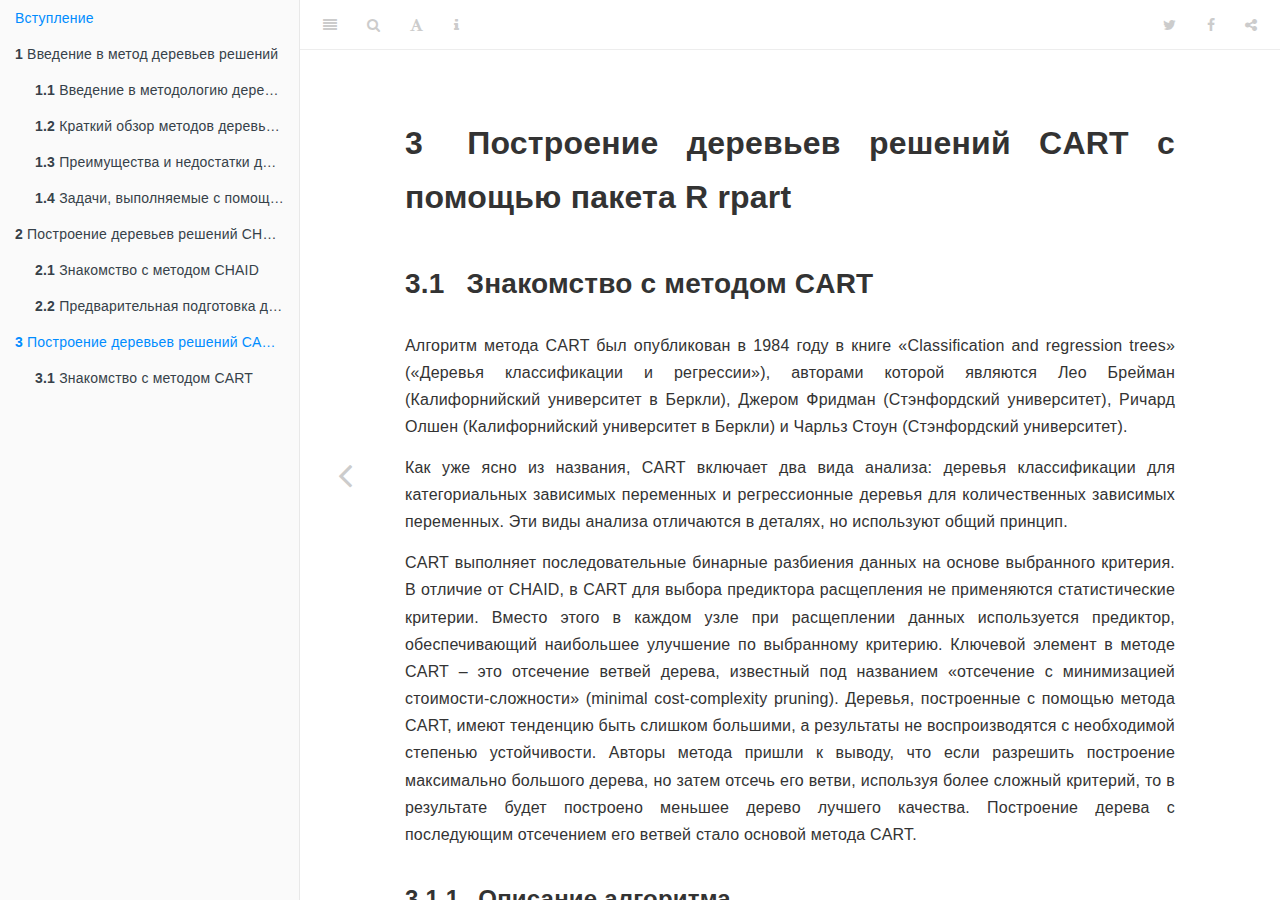
<file: ch3.html>
<!DOCTYPE html>
<html lang="" xml:lang="">
<head>

  <meta charset="utf-8" />
  <meta http-equiv="X-UA-Compatible" content="IE=edge" />
  <title>3 Построение деревьев решений CART с помощью пакета R rpart | Деревянные алгоритмы в R и Python</title>
  <meta name="description" content="3 Построение деревьев решений CART с помощью пакета R rpart | Деревянные алгоритмы в R и Python." />
  <meta name="generator" content="bookdown 0.20 and GitBook 2.6.7" />

  <meta property="og:title" content="3 Построение деревьев решений CART с помощью пакета R rpart | Деревянные алгоритмы в R и Python" />
  <meta property="og:type" content="book" />
  
  
  <meta property="og:description" content="3 Построение деревьев решений CART с помощью пакета R rpart | Деревянные алгоритмы в R и Python." />
  

  <meta name="twitter:card" content="summary" />
  <meta name="twitter:title" content="3 Построение деревьев решений CART с помощью пакета R rpart | Деревянные алгоритмы в R и Python" />
  
  <meta name="twitter:description" content="3 Построение деревьев решений CART с помощью пакета R rpart | Деревянные алгоритмы в R и Python." />
  

<meta name="author" content="Артем Груздев, Андрей Огурцов" />


<meta name="date" content="2020-08-01" />

  <meta name="viewport" content="width=device-width, initial-scale=1" />
  <meta name="apple-mobile-web-app-capable" content="yes" />
  <meta name="apple-mobile-web-app-status-bar-style" content="black" />
  
  
<link rel="prev" href="ch2.html"/>

<script src="libs/header-attrs-2.3/header-attrs.js"></script>
<script src="libs/jquery-2.2.3/jquery.min.js"></script>
<link href="libs/gitbook-2.6.7/css/style.css" rel="stylesheet" />
<link href="libs/gitbook-2.6.7/css/plugin-table.css" rel="stylesheet" />
<link href="libs/gitbook-2.6.7/css/plugin-bookdown.css" rel="stylesheet" />
<link href="libs/gitbook-2.6.7/css/plugin-highlight.css" rel="stylesheet" />
<link href="libs/gitbook-2.6.7/css/plugin-search.css" rel="stylesheet" />
<link href="libs/gitbook-2.6.7/css/plugin-fontsettings.css" rel="stylesheet" />
<link href="libs/gitbook-2.6.7/css/plugin-clipboard.css" rel="stylesheet" />









<script src="libs/accessible-code-block-0.0.1/empty-anchor.js"></script>


<style type="text/css">
pre > code.sourceCode { white-space: pre; position: relative; }
pre > code.sourceCode > span { display: inline-block; line-height: 1.25; }
pre > code.sourceCode > span:empty { height: 1.2em; }
code.sourceCode > span { color: inherit; text-decoration: inherit; }
pre.sourceCode { margin: 0; }
@media screen {
div.sourceCode { overflow: auto; }
}
@media print {
pre > code.sourceCode { white-space: pre-wrap; }
pre > code.sourceCode > span { text-indent: -5em; padding-left: 5em; }
}
pre.numberSource code
  { counter-reset: source-line 0; }
pre.numberSource code > span
  { position: relative; left: -4em; counter-increment: source-line; }
pre.numberSource code > span > a:first-child::before
  { content: counter(source-line);
    position: relative; left: -1em; text-align: right; vertical-align: baseline;
    border: none; display: inline-block;
    -webkit-touch-callout: none; -webkit-user-select: none;
    -khtml-user-select: none; -moz-user-select: none;
    -ms-user-select: none; user-select: none;
    padding: 0 4px; width: 4em;
    color: #aaaaaa;
  }
pre.numberSource { margin-left: 3em; border-left: 1px solid #aaaaaa;  padding-left: 4px; }
div.sourceCode
  {   }
@media screen {
pre > code.sourceCode > span > a:first-child::before { text-decoration: underline; }
}
code span.al { color: #ff0000; font-weight: bold; } /* Alert */
code span.an { color: #60a0b0; font-weight: bold; font-style: italic; } /* Annotation */
code span.at { color: #7d9029; } /* Attribute */
code span.bn { color: #40a070; } /* BaseN */
code span.bu { } /* BuiltIn */
code span.cf { color: #007020; font-weight: bold; } /* ControlFlow */
code span.ch { color: #4070a0; } /* Char */
code span.cn { color: #880000; } /* Constant */
code span.co { color: #60a0b0; font-style: italic; } /* Comment */
code span.cv { color: #60a0b0; font-weight: bold; font-style: italic; } /* CommentVar */
code span.do { color: #ba2121; font-style: italic; } /* Documentation */
code span.dt { color: #902000; } /* DataType */
code span.dv { color: #40a070; } /* DecVal */
code span.er { color: #ff0000; font-weight: bold; } /* Error */
code span.ex { } /* Extension */
code span.fl { color: #40a070; } /* Float */
code span.fu { color: #06287e; } /* Function */
code span.im { } /* Import */
code span.in { color: #60a0b0; font-weight: bold; font-style: italic; } /* Information */
code span.kw { color: #007020; font-weight: bold; } /* Keyword */
code span.op { color: #666666; } /* Operator */
code span.ot { color: #007020; } /* Other */
code span.pp { color: #bc7a00; } /* Preprocessor */
code span.sc { color: #4070a0; } /* SpecialChar */
code span.ss { color: #bb6688; } /* SpecialString */
code span.st { color: #4070a0; } /* String */
code span.va { color: #19177c; } /* Variable */
code span.vs { color: #4070a0; } /* VerbatimString */
code span.wa { color: #60a0b0; font-weight: bold; font-style: italic; } /* Warning */
</style>

</head>

<body>



  <div class="book without-animation with-summary font-size-2 font-family-1" data-basepath=".">

    <div class="book-summary">
      <nav role="navigation">

<ul class="summary">
<li class="chapter" data-level="" data-path="index.html"><a href="index.html"><i class="fa fa-check"></i>Вступление</a></li>
<li class="chapter" data-level="1" data-path="ch1.html"><a href="ch1.html"><i class="fa fa-check"></i><b>1</b> Введение в метод деревьев решений</a>
<ul>
<li class="chapter" data-level="1.1" data-path="ch1.html"><a href="ch1.html#ch1.1"><i class="fa fa-check"></i><b>1.1</b> Введение в методологию деревьев решений</a></li>
<li class="chapter" data-level="1.2" data-path="ch1.html"><a href="ch1.html#ch1.2"><i class="fa fa-check"></i><b>1.2</b> Краткий обзор методов деревьев решений CHAID и CART</a></li>
<li class="chapter" data-level="1.3" data-path="ch1.html"><a href="ch1.html#ch1.3"><i class="fa fa-check"></i><b>1.3</b> Преимущества и недостатки деревьев решений</a></li>
<li class="chapter" data-level="1.4" data-path="ch1.html"><a href="ch1.html#ch1.4"><i class="fa fa-check"></i><b>1.4</b> Задачи, выполняемые с помощью деревьев решений</a></li>
</ul></li>
<li class="chapter" data-level="2" data-path="ch2.html"><a href="ch2.html"><i class="fa fa-check"></i><b>2</b> Построение деревьев решений CHAID с помощью пакета R CHAID</a>
<ul>
<li class="chapter" data-level="2.1" data-path="ch2.html"><a href="ch2.html#ch2.1"><i class="fa fa-check"></i><b>2.1</b> Знакомство с методом CHAID</a>
<ul>
<li class="chapter" data-level="2.1.1" data-path="ch2.html"><a href="ch2.html#ch2.1.1"><i class="fa fa-check"></i><b>2.1.1</b> Описание алгоритма</a></li>
<li class="chapter" data-level="2.1.2" data-path="ch2.html"><a href="ch2.html#ch2.1.2"><i class="fa fa-check"></i><b>2.1.2</b> Немного о критерии хи-квадрат</a></li>
<li class="chapter" data-level="2.1.3" data-path="ch2.html"><a href="ch2.html#ch2.1.3"><i class="fa fa-check"></i><b>2.1.3</b> Немного об F-критерии</a></li>
<li class="chapter" data-level="2.1.4" data-path="ch2.html"><a href="ch2.html#ch2.1.4"><i class="fa fa-check"></i><b>2.1.4</b> Способы объединения категорий предикторов</a></li>
<li class="chapter" data-level="2.1.5" data-path="ch2.html"><a href="ch2.html#ch2.1.5"><i class="fa fa-check"></i><b>2.1.5</b> Поправка Бонферрони</a></li>
<li class="chapter" data-level="2.1.6" data-path="ch2.html"><a href="ch2.html#ch2.1.6"><i class="fa fa-check"></i><b>2.1.6</b> XCHAID</a></li>
<li class="chapter" data-level="2.1.7" data-path="ch2.html"><a href="ch2.html#ch2.1.7"><i class="fa fa-check"></i><b>2.1.7</b> Иллюстрация работы CHAID на конкретном примере</a></li>
</ul></li>
<li class="chapter" data-level="2.2" data-path="ch2.html"><a href="ch2.html#ch2.2"><i class="fa fa-check"></i><b>2.2</b> Предварительная подготовка данных перед построением модели дерева CHAID</a>
<ul>
<li class="chapter" data-level="2.2.1" data-path="ch2.html"><a href="ch2.html#ch2.2.1"><i class="fa fa-check"></i><b>2.2.1</b> Загрузка данных</a></li>
<li class="chapter" data-level="2.2.2" data-path="ch2.html"><a href="ch2.html#ch2.2.2"><i class="fa fa-check"></i><b>2.2.2</b> Фиксация пустых строковых значений как пропусков</a></li>
<li class="chapter" data-level="2.2.3" data-path="ch2.html"><a href="ch2.html#ch2.2.3"><i class="fa fa-check"></i><b>2.2.3</b> Вывод подробной информации о переменных</a></li>
<li class="chapter" data-level="2.2.4" data-path="ch2.html"><a href="ch2.html#ch2.2.4"><i class="fa fa-check"></i><b>2.2.4</b> Нормализация строковых значений</a></li>
<li class="chapter" data-level="2.2.5" data-path="ch2.html"><a href="ch2.html#ch2.2.5"><i class="fa fa-check"></i><b>2.2.5</b> Обработка дублирующихся наблюдений</a></li>
<li class="chapter" data-level="2.2.6" data-path="ch2.html"><a href="ch2.html#ch2.2.6"><i class="fa fa-check"></i><b>2.2.6</b> Изменение типов переменных</a></li>
<li class="chapter" data-level="2.2.7" data-path="ch2.html"><a href="ch2.html#ch2.2.7"><i class="fa fa-check"></i><b>2.2.7</b> Обработка редких категорий</a></li>
<li class="chapter" data-level="2.2.8" data-path="ch2.html"><a href="ch2.html#ch2.2.8"><i class="fa fa-check"></i><b>2.2.8</b> Однократное случайное разбиение набора данных на обучающую и контрольную выборки для проверки модели</a></li>
</ul></li>
</ul></li>
<li class="chapter" data-level="3" data-path="ch3.html"><a href="ch3.html"><i class="fa fa-check"></i><b>3</b> Построение деревьев решений CART с помощью пакета R rpart</a>
<ul>
<li class="chapter" data-level="3.1" data-path="ch3.html"><a href="ch3.html#ch3.1"><i class="fa fa-check"></i><b>3.1</b> Знакомство с методом CART</a>
<ul>
<li class="chapter" data-level="3.1.1" data-path="ch3.html"><a href="ch3.html#ch3.1.1"><i class="fa fa-check"></i><b>3.1.1</b> Описание алгоритма</a></li>
<li class="chapter" data-level="3.1.2" data-path="ch3.html"><a href="ch3.html#ch3.1.2"><i class="fa fa-check"></i><b>3.1.2</b> Неоднородность</a></li>
<li class="chapter" data-level="3.1.3" data-path="ch3.html"><a href="ch3.html#ch3.1.3"><i class="fa fa-check"></i><b>3.1.3</b> Метод отсечения ветвей на основе меры стоимости-сложности с перекрестной проверкой</a></li>
<li class="chapter" data-level="3.1.4" data-path="ch3.html"><a href="ch3.html#ch3.1.4"><i class="fa fa-check"></i><b>3.1.4</b> Обработка пропущенных значений</a></li>
<li class="chapter" data-level="3.1.5" data-path="ch3.html"><a href="ch3.html#ch3.1.5"><i class="fa fa-check"></i><b>3.1.5</b> Иллюстрация работы метода CART на конкретных примерах</a></li>
</ul></li>
</ul></li>
</ul>

      </nav>
    </div>

    <div class="book-body">
      <div class="body-inner">
        <div class="book-header" role="navigation">
          <h1>
            <i class="fa fa-circle-o-notch fa-spin"></i><a href="./">Деревянные алгоритмы в R и Python</a>
          </h1>
        </div>

        <div class="page-wrapper" tabindex="-1" role="main">
          <div class="page-inner">

            <section class="normal" id="section-">
<div id="ch3" class="section level1" number="3" style="text-align: justify">
<h1><span class="header-section-number">3</span> Построение деревьев решений CART с помощью пакета R rpart</h1>
<div id="ch3.1" class="section level2" number="3.1">
<h2><span class="header-section-number">3.1</span> Знакомство с методом CART</h2>
<p>Алгоритм метода CART был опубликован в 1984 году в книге «Classification and regression trees» («Деревья классификации и регрессии»), авторами которой являются Лео Брейман (Калифорнийский университет в Беркли), Джером Фридман (Стэнфордский университет), Ричард Олшен (Калифорнийский университет в Беркли) и Чарльз
Стоун (Стэнфордский университет).</p>
<p>Как уже ясно из названия, CART включает два вида анализа: деревья классификации для категориальных зависимых переменных и регрессионные деревья для количественных зависимых переменных. Эти виды анализа отличаются в деталях, но используют общий принцип.</p>
<p>CART выполняет последовательные бинарные разбиения данных на основе выбранного критерия. В отличие от CHAID, в CART для выбора предиктора расщепления не применяются статистические критерии. Вместо этого в каждом узле при расщеплении данных используется предиктор, обеспечивающий наибольшее улучшение по выбранному критерию. Ключевой элемент в методе CART – это отсечение ветвей дерева, известный под названием «отсечение с минимизацией стоимости-сложности» (minimal cost-complexity pruning). Деревья, построенные c помощью метода CART, имеют тенденцию быть слишком большими, а результаты не воспроизводятся с необходимой степенью устойчивости. Авторы метода пришли к выводу, что если разрешить построение максимально большого дерева, но затем отсечь его ветви, используя более сложный критерий, то в результате будет построено меньшее дерево лучшего качества. Построение дерева с последующим отсечением его ветвей стало основой метода CART.</p>
<div id="ch3.1.1" class="section level3" number="3.1.1">
<h3><span class="header-section-number">3.1.1</span> Описание алгоритма</h3>
<p>Алгоритм CART строит дерево, итеративно применяя к каждому узлу, начиная с корневого, процедуры выбора наилучшего расщепления предиктора, выбора наилучшего расщепления узла и остановки. В качестве критерия расщепления алгоритм использует уменьшение неоднородности при разбиении родительского узла на дочерние узлы (см. раздел <em>3.1.2. Неоднородность</em>).</p>
<p><strong>Этап 1. Выбор наилучшего расщепления предиктора</strong></p>
<p>1. Алгоритм начинает с поиска наилучшей точки расщепления (разделяющего значения) для каждого предиктора. Для количественных и порядковых предикторов алгоритм выполняет сортировку значений в порядке возрастания. Затем алгоритм разбивает предиктор по всем возможным точкам расщепления (разделяющим значениям). Если имеются 6 различных значений возраста, они будут упорядочены и для них будет созданы 5 точек расщепления.</p>
<p>Например, есть значения возраста 18, 35, 20, 16, 11, 10. Они будут упорядочены: 10, 11, 16, 18, 20 и 35. Будет рассмотрено пять расщепляющих значений:</p>
<pre><code>&lt; 11 s ≥ 11
&lt; 16 s ≥ 16
&lt; 18 s ≥ 18
&lt; 20 s ≥ 20 
&lt; 35 s ≥ 35</code></pre>
<p>Именно эта стратегия используется в пакете R rpart.</p>
<p>Для номинального предиктора его категории делятся всеми возможными способами на две группы.</p>
<p>В каждой возможной точке расщепления переменной вся выборка наблюдений гипотетически разбивается на два дочерних узла: левый и правый. Все наблюдения, у которых значение предиктора меньше точки расщепления, относятся в левый дочерний узел. Все наблюдения, у которых значение предиктора больше или равно точке расщепления, относятся в правый дочерний узел.</p>
<p>2. Алгоритм вычисляет уменьшение неоднородности для каждой точки расщепления.</p>
<p>3. В качестве наилучшей точки расщепления предиктора алгоритма выбирается точка расщепления, дающая наибольшее уменьшение неоднородности при разбиении родительского узла на дочерние узлы.
Вышеописанные шаги повторяются для всех остальных переменных.</p>
<p><strong>Этап 2. Выбор наилучшего расщепления узла</strong></p>
<p>1. Из наилучших точек расщеплений предикторов, полученных на первом этапе, алгоритм выбирает точку расщепления, максимизирующую уменьшение неоднородности (проще говоря, из лучших расщеплений для каждого предиктоа выбирается наилучшее).</p>
<p>2. Алгоритм расщепляет узел, используя найденную для него наилучшую точку расщепления, если это позволяют правила остановки. Обратите внимание, что каждый предиктор может неоднократно использоваться для расщепления в ветви дерева. Например, может быть выполнено расщепление по переменной Возраст в значении 60 лет, а затем в узле-потомке снова может быть выполнено расщепление по этой переменной. Таким образом, могут моделироваться сложные зависимости между непрерывным предиктором и зависимой переменной, несмотря на то, что выполняются только бинарные расщепления.</p>
<p><strong>Этап 3. Остановка</strong></p>
<p>Алгоритм проверяет, нужно ли прекратить построение дерева, в соответствии со следующими правилами остановки.</p>
<p>1. Если узел стал однородным, то есть все наблюдения в узле имеют одинаковые значения зависимой переменной, узел не разбивается.</p>
<p>2. Если при выполнении разбиения уменьшение ошибки модели становится меньше порогового значения штрафа за сложность, процесс построения дерева останавливается.</p>
<p>3. Если количество наблюдений в родительском узле меньше заданного пользователем минимума наблюдений в родительском узле, узел не разбивается.</p>
<p>4. Если минимальное количество наблюдений в терминальном узле меньше заданного пользователем минимума наблюдений в терминальном узле, узел не разбивается.</p>
<p>5. Если текущая глубина дерева достигает заданной пользователем максимальной глубины дерева, процесс построения дерева останавливается.</p>
<p><em>ПРИМЕЧАНИЕ</em></p>
<p>В пакете R <code>rpart</code> с помощью ряда параметров вспомогательной функции <code>rpart.control</code> можно изменить некоторые вышеперечисленные правила остановки:</p>
<ul>
<li><p><code>cp</code> задает штраф за сложность: если разбиение уменьшает ошибку модели на значение, меньшее порогового значения <code>cp</code>, оно не принимается и дерево останавливается в росте;</p></li>
<li><p><code>minsplit</code> задает минимальное количество наблюдений в родительском узле перед расщеплением, по умолчанию 20;</p></li>
<li><p><code>minbucket</code> задает минимальное количество наблюдений в терминальном узле, по умолчанию используется округленное значение <code>minsplit/3</code>;</p></li>
<li><p><code>maxdepth</code> задает максимальную глубину дерева (количество уровней дерева, лежащих ниже корневого узла), по умолчанию равна 30.</p></li>
</ul>
</div>
<div id="ch3.1.2" class="section level3" number="3.1.2">
<h3><span class="header-section-number">3.1.2</span> Неоднородность</h3>
<p>При построении дерева CART расщепляет узел на два дочерних узла по предиктору, который обеспечивает наибольшее уменьшение неоднородности. Для этого неоднородность родительского узла сравнивается со взвешенным средним значением неоднородностей дочерних узлов:</p>
<p><span class="math display">\[\Delta i=i_{P}-\left(\frac{n_{L}}{n_{P}}i_{L} + \frac{n_{R}}{n_{P}}i_{R}\right),\]</span></p>
<p>где</p>
<p><span class="math inline">\(\Delta i\)</span> – уменьшение неоднородности;</p>
<p><span class="math inline">\(i_{p}\)</span> – неоднородность родительского узла;</p>
<p><span class="math inline">\(\left(\frac{n_{L}}{n_{P}}i_{L} + \frac{n_{R}}{n_{P}}i_{R}\right)\)</span> – взвешенное среднее значение неоднородностей дочерних узлов:</p>
<p><span class="math inline">\(n_{L}\)</span> – количество наблюдений в левом дочернем узле;</p>
<p><span class="math inline">\(n_{R}\)</span> – количество наблюдений в правом дочернем узле;</p>
<p><span class="math inline">\(n_{P}\)</span> – количество наблюдений в родительском узле;</p>
<p><span class="math inline">\(i_{L}\)</span> – неоднородность левого дочернего узла;</p>
<p><span class="math inline">\(i_{R}\)</span> – неоднородность правого дочернего узла.</p>
<p>Применительно к дереву классификации CART под неоднородностью понимается неоднородность распределения классов зависимой переменной в узле. Однородным узлом является тот, в котором все наблюдения относятся к одному и тому же классу зависимой переменной, в то время как узел с максимальной неоднородностью содержит равное количество наблюдений во всех классах зависимой переменной. Допустим, есть узел, содержащий 6 наблюдений, относящимся к одному из двух классов. Максимальная неоднородность в узле будет достигнута при разбиении его на два класса по 3 наблюдения в каждом, а минимальная неоднородность – при разбиении на 6 наблюдений одного класса и 0 наблюдений другого класса.</p>
<p><img src="figures/3.1.PNG" /></p>
<p><em>Рис. 3.1. Примеры, иллюстрирующие минимальную и максимальную неоднородность</em></p>
<p>Наиболее популярная мера неоднородности для деревьев классификации – <strong>мера Джини</strong>. В основе меры Джини лежат возведенные в квадрат вероятности, с которыми наблюдения будут отнесены к каждому классу зависимой переменной.</p>
<p>Общая формула для вычисления меры Джини выглядит так:</p>
<p><span class="math display">\[Gini(t)=1-\sum^{K}_{k=1}p^{2}_{k},\]</span></p>
<p>где</p>
<p><span class="math inline">\(K\)</span> – количество классов зависимой переменной;</p>
<p><span class="math inline">\(k\)</span> – класс зависимой переменной;</p>
<p><span class="math inline">\(p_{k}\)</span> – вероятность <span class="math inline">\(k\)</span>-того класса зависимой переменной в <span class="math inline">\(t\)</span>-ом узле.</p>
<p>Для бинарной зависимой переменной мера Джини принимает вид:</p>
<p><span class="math display">\[Gini(t)=1-p^{2}_{1}-p^{2}_{0},\]</span></p>
<p>где</p>
<p><span class="math inline">\(p^{2}_{1}\)</span> – вероятность класса 1 (положительного класса) в <span class="math inline">\(t\)</span>-ом узле;</p>
<p><span class="math inline">\(p^{2}_{0}\)</span> – вероятность класса 0 (отрицательного класса) в <span class="math inline">\(t\)</span>-ом узле.</p>
<p>Когда наблюдения в узле равномерно распределены по категориям, мера Джини принимает свое максимальное значение (для бинарной зависимой переменной максимальное значение меры Джини равно 0,5). Когда все наблюдения в узле принадлежат к одному и тому же классу, мера Джини равна 0.</p>
<table>
<thead>
<tr class="header">
<th>Распределение в узлах</th>
<th>Мера Джини</th>
</tr>
</thead>
<tbody>
<tr class="odd">
<td>Узел с распределением (1, 0)</td>
<td>Мера Джини = 1 – 1<sup>2</sup> – 0<sup>2</sup> = 0</td>
</tr>
<tr class="even">
<td>Узел с распределением (0,5, 0,5)</td>
<td>Мера Джини = 1 – 0,5<sup>2</sup> – 0,5<sup>2</sup> = 0,5</td>
</tr>
<tr class="odd">
<td>Узел с распределением (0,7, 0,3)</td>
<td>Мера Джини = 1 – 0,7<sup>2</sup> – 0,3<sup>2</sup> = 0,42</td>
</tr>
</tbody>
</table>
<p>Кроме меры Джини часто используется энтропия. Она вычисляется по формуле:</p>
<p><span class="math display">\[E(t)=-\sum^{K}_{k=1}p_{k}\times log_{2}p_{k}\]</span></p>
<p>Обе меры показаны на рис. 3.2, где можно четко увидеть, что энтропия (мера Джини) минимальна, когда все наблюдения либо принадлежат отрицательному классу, либо принадлежат положительному классу, и максимальна в случае одинакового количества наблюдений каждого класса.</p>
<p><img src="figures/3.2.PNG" /></p>
<p><em>Рис. 3.2. Сравнение меры Джини и энтропии для двух классов</em></p>
<p>Применительно к дереву регрессии CART под неоднородностью понимается степень разброса значений количественной зависимой переменной вокруг среднего значения в узле. Более точно, речь идет о <strong>среднеквадратичной ошибке</strong> – сумме квадратов остатков (разностей между фактическими значениями зависимой переменной и ее средним значением) в конкретном узле, поделенной на количество наблюдений в этом узле.</p>
<p><span class="math display">\[MSE(t)=\frac{1}{n_{t}} \sum_{i}(y_{it}- \bar{y_{t}})^2,\]</span></p>
<p>где</p>
<p><span class="math inline">\(y_{it}\)</span> – фактическое значение зависимой переменной для <span class="math inline">\(i\)</span>-того наблюдения в t-ом узле;</p>
<p><span class="math inline">\(\bar{y_{t}}\)</span> – среднее значение зависимой переменной для в <span class="math inline">\(t\)</span>-ом узле;</p>
<p><span class="math inline">\(n_{t}\)</span> – количество наблюдений в t-ом узле.</p>
</div>
<div id="ch3.1.3" class="section level3" number="3.1.3">
<h3><span class="header-section-number">3.1.3</span> Метод отсечения ветвей на основе меры стоимости-сложности с перекрестной проверкой</h3>
<p>При использовании критерия неоднородности для построения дерева возникает следующая проблема. Увеличивая размеры дерева, почти всегда можно уменьшить неоднородность. Любое дерево будет иметь нулевую неоднородность, если оно построено достаточно большим. В частности, если в каждом терминальном узле имеется только одно наблюдение, то неоднородность равна нулю. По мере увеличения размеров дерево становится более сложным, а ошибка модели на обучающей выборке уменьшается вплоть до 0, когда каждое наблюдение находится в отдельном узле. Но такая ситуация чревата переобучением, когда на новых данных качество модели будет гораздо хуже полученного на обучающей выборке. В итоге, несмотря на высокий процент правильных прогнозов на обучающей выборке, большие деревья могут обладать плохой обобщающей способностью. Поэтому необходимо найти баланс между сложностью и ошибкой модели.</p>
<p>Для решения этих проблем разработчики CART ввели меру стоимости-сложности, которая включает штраф, возрастающий с увеличением размера дерева. Эта функция для дерева (или его ветви) обычно выражается как <span class="math inline">\(R_{\alpha}=R(T)-\alpha \lvert T \rvert\)</span>, где <span class="math inline">\(R(T)\)</span> – ошибка модели, рассчитанная по тем же данным, по которым строилось дерево; <span class="math inline">\(\alpha\)</span> – коэффициент штрафа; <span class="math inline">\(\lvert T \rvert\)</span> – количество терминальных узлов дерева (или ветви) <span class="math inline">\(T\)</span>.</p>
<p>Дерево большего размера будет иметь б<em>о</em>льшую меру стоимости-сложности за счет слагаемого <span class="math inline">\(\alpha \lvert T \rvert\)</span>. Для того, чтобы мера стоимости-сложности улучшилась, ошибка модели («стоимость» ошибки) должна уменьшиться на величину, большую, чем штраф за сложность (в пакете R <code>rpart</code> штраф за сложность регулируется гиперпараметром <code>cp</code>).</p>
<p>Мера стоимости-сложности была протестирована в качестве критерия построения дерева, однако авторы (Брейман, Фридман и др.) констатировали, что построенные таким способом деревья все еще не вполне удовлетворительны – они недостаточно стабильны. Решение этой проблемы привело, в свою очередь, к методу отсечения ветвей на основе критерия максимального уменьшения меры стоимости-сложности (cost-complexity pruning). Его суть сводится к следующему. Сначала строим максимально большое дерево (с небольшим числом наблюдений в узлах – от 1 до 5). Затем отсекаем у него ветви на основе меры стоимости-сложности. Выбираем простейшее дерево с наименьшим числом узлов, ошибка которого находится в пределах одной стандартной ошибки от минимальной ошибки, достигнутой на этапе построения дерева. В качестве ошибки для дерева классификации берется ошибка классификации, а для дерева регрессии таковой будет среднеквадратичная ошибка.</p>
<p>В дальнейшем этот метод был вновь усовершенствован авторами. В ходе экспериментов было установлено, что управление отсечением и отбор модели необходимо осуществлять, оценивая качество модели не на обучающей выборке, а на контрольных блоках перекрестной проверки (Лео Брейман рекомендовал использовать 10-блочную перекрестную проверку). Мы выбираем дерево, которое дает наименьшую кросс-валидационную ошибку. Кросс-валидационной ошибкой является ошибка классификации (для дерева классификации) или среднеквадратичная ошибка (для дерева регрессии), усредненная по всем контрольным блокам перекрестной проверки. Метод отсечения на основе меры стоимости-сложности с перекрестной проверкой как раз и реализован в пакете <code>rpart</code>.</p>
</div>
<div id="ch3.1.4" class="section level3" number="3.1.4">
<h3><span class="header-section-number">3.1.4</span> Обработка пропущенных значений</h3>
<p>В методе CART пропущенные значения обрабатываются с использованием переменных-суррогатов. Таким образом, если наблюдение имеет пропущенное значение в переменной, по которой осуществляется разбиение узла, то для выбора дочернего узла, к которому относится данное наблюдение, используется его значение для наилучшей переменной-суррогата. Наилучшей переменной-суррогатом является альтернативная предикторная переменная, дающая наиболее близкое (с использованием меры связи) разбиение к тому, которое дает исходный предиктор.</p>
</div>
<div id="ch3.1.5" class="section level3" number="3.1.5">
<h3><span class="header-section-number">3.1.5</span> Иллюстрация работы метода CART на конкретных примерах</h3>
<div id="ch3.1.5.1" class="section level4" number="3.1.5.1">
<h4><span class="header-section-number">3.1.5.1</span> Дерево классификации</h4>
</div>
</div>
</div>
</div>













            </section>

          </div>
        </div>
      </div>
<a href="ch2.html" class="navigation navigation-prev navigation-unique" aria-label="Previous page"><i class="fa fa-angle-left"></i></a>

    </div>
  </div>
<script src="libs/gitbook-2.6.7/js/app.min.js"></script>
<script src="libs/gitbook-2.6.7/js/lunr.js"></script>
<script src="libs/gitbook-2.6.7/js/clipboard.min.js"></script>
<script src="libs/gitbook-2.6.7/js/plugin-search.js"></script>
<script src="libs/gitbook-2.6.7/js/plugin-sharing.js"></script>
<script src="libs/gitbook-2.6.7/js/plugin-fontsettings.js"></script>
<script src="libs/gitbook-2.6.7/js/plugin-bookdown.js"></script>
<script src="libs/gitbook-2.6.7/js/jquery.highlight.js"></script>
<script src="libs/gitbook-2.6.7/js/plugin-clipboard.js"></script>
<script>
gitbook.require(["gitbook"], function(gitbook) {
gitbook.start({
"sharing": {
"github": false,
"facebook": true,
"twitter": true,
"linkedin": false,
"weibo": false,
"instapaper": false,
"vk": false,
"all": ["facebook", "twitter", "linkedin", "weibo", "instapaper"]
},
"fontsettings": {
"theme": "white",
"family": "sans",
"size": 2
},
"edit": {
"link": null,
"text": null
},
"history": {
"link": null,
"text": null
},
"view": {
"link": null,
"text": null
},
"download": null,
"toc": {
"collapse": "subsection"
}
});
});
</script>

<!-- dynamically load mathjax for compatibility with self-contained -->
<script>
  (function () {
    var script = document.createElement("script");
    script.type = "text/javascript";
    var src = "true";
    if (src === "" || src === "true") src = "https://mathjax.rstudio.com/latest/MathJax.js?config=TeX-MML-AM_CHTML";
    if (location.protocol !== "file:")
      if (/^https?:/.test(src))
        src = src.replace(/^https?:/, '');
    script.src = src;
    document.getElementsByTagName("head")[0].appendChild(script);
  })();
</script>
</body>

</html>
</file>
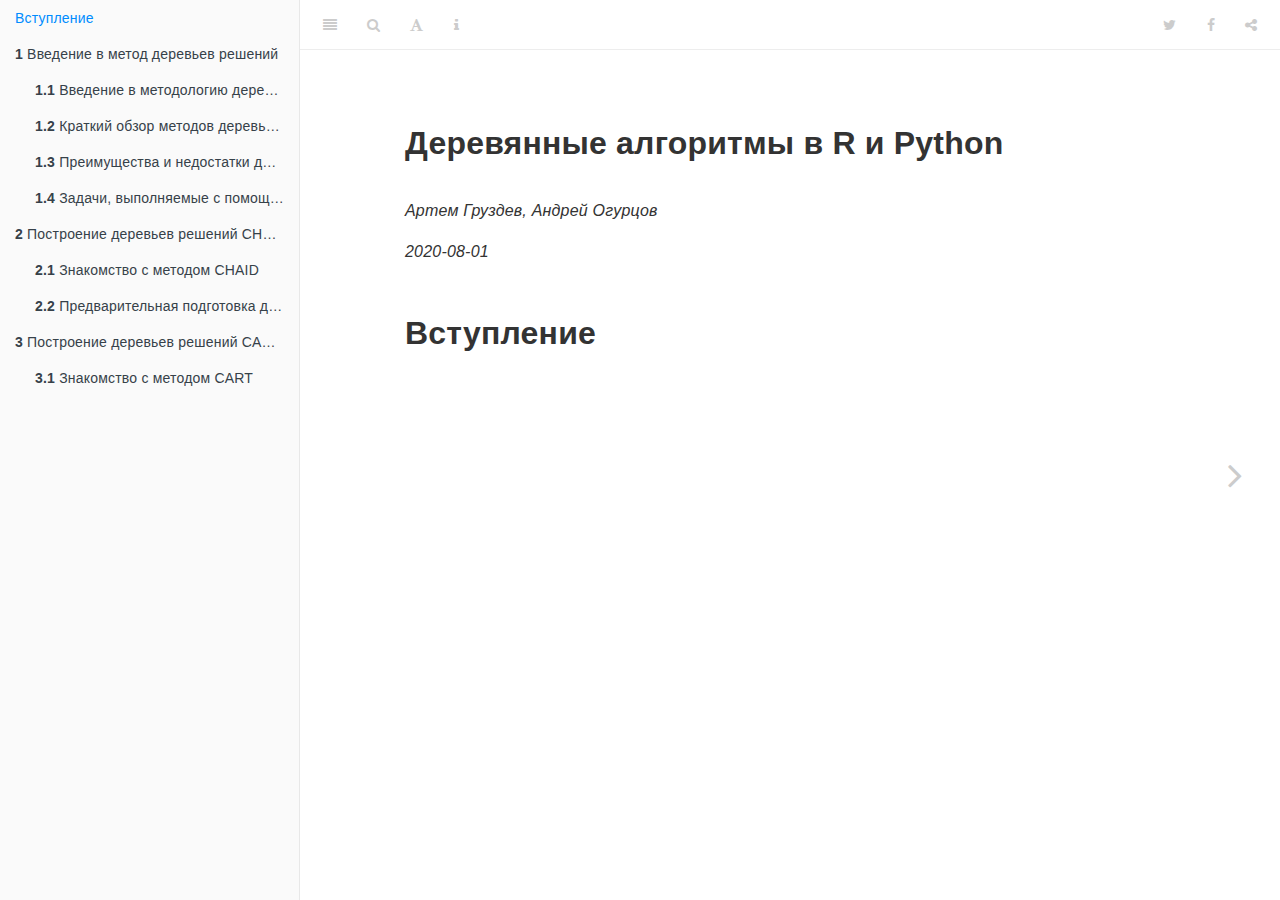
<file: index_book.html>
<!DOCTYPE html>
<html lang="" xml:lang="">
<head>

  <meta charset="utf-8" />
  <meta http-equiv="X-UA-Compatible" content="IE=edge" />
  <title>Деревянные алгоритмы в R и Python</title>
  <meta name="description" content="Деревянные алгоритмы в R и Python." />
  <meta name="generator" content="bookdown 0.20 and GitBook 2.6.7" />

  <meta property="og:title" content="Деревянные алгоритмы в R и Python" />
  <meta property="og:type" content="book" />
  
  
  <meta property="og:description" content="Деревянные алгоритмы в R и Python." />
  

  <meta name="twitter:card" content="summary" />
  <meta name="twitter:title" content="Деревянные алгоритмы в R и Python" />
  
  <meta name="twitter:description" content="Деревянные алгоритмы в R и Python." />
  

<meta name="author" content="Артем Груздев, Андрей Огурцов" />


<meta name="date" content="2020-08-01" />

  <meta name="viewport" content="width=device-width, initial-scale=1" />
  <meta name="apple-mobile-web-app-capable" content="yes" />
  <meta name="apple-mobile-web-app-status-bar-style" content="black" />
  
  

<link rel="next" href="ch1.html"/>
<script src="libs/header-attrs-2.3/header-attrs.js"></script>
<script src="libs/jquery-2.2.3/jquery.min.js"></script>
<link href="libs/gitbook-2.6.7/css/style.css" rel="stylesheet" />
<link href="libs/gitbook-2.6.7/css/plugin-table.css" rel="stylesheet" />
<link href="libs/gitbook-2.6.7/css/plugin-bookdown.css" rel="stylesheet" />
<link href="libs/gitbook-2.6.7/css/plugin-highlight.css" rel="stylesheet" />
<link href="libs/gitbook-2.6.7/css/plugin-search.css" rel="stylesheet" />
<link href="libs/gitbook-2.6.7/css/plugin-fontsettings.css" rel="stylesheet" />
<link href="libs/gitbook-2.6.7/css/plugin-clipboard.css" rel="stylesheet" />









<script src="libs/accessible-code-block-0.0.1/empty-anchor.js"></script>


<style type="text/css">
pre > code.sourceCode { white-space: pre; position: relative; }
pre > code.sourceCode > span { display: inline-block; line-height: 1.25; }
pre > code.sourceCode > span:empty { height: 1.2em; }
code.sourceCode > span { color: inherit; text-decoration: inherit; }
pre.sourceCode { margin: 0; }
@media screen {
div.sourceCode { overflow: auto; }
}
@media print {
pre > code.sourceCode { white-space: pre-wrap; }
pre > code.sourceCode > span { text-indent: -5em; padding-left: 5em; }
}
pre.numberSource code
  { counter-reset: source-line 0; }
pre.numberSource code > span
  { position: relative; left: -4em; counter-increment: source-line; }
pre.numberSource code > span > a:first-child::before
  { content: counter(source-line);
    position: relative; left: -1em; text-align: right; vertical-align: baseline;
    border: none; display: inline-block;
    -webkit-touch-callout: none; -webkit-user-select: none;
    -khtml-user-select: none; -moz-user-select: none;
    -ms-user-select: none; user-select: none;
    padding: 0 4px; width: 4em;
    color: #aaaaaa;
  }
pre.numberSource { margin-left: 3em; border-left: 1px solid #aaaaaa;  padding-left: 4px; }
div.sourceCode
  {   }
@media screen {
pre > code.sourceCode > span > a:first-child::before { text-decoration: underline; }
}
code span.al { color: #ff0000; font-weight: bold; } /* Alert */
code span.an { color: #60a0b0; font-weight: bold; font-style: italic; } /* Annotation */
code span.at { color: #7d9029; } /* Attribute */
code span.bn { color: #40a070; } /* BaseN */
code span.bu { } /* BuiltIn */
code span.cf { color: #007020; font-weight: bold; } /* ControlFlow */
code span.ch { color: #4070a0; } /* Char */
code span.cn { color: #880000; } /* Constant */
code span.co { color: #60a0b0; font-style: italic; } /* Comment */
code span.cv { color: #60a0b0; font-weight: bold; font-style: italic; } /* CommentVar */
code span.do { color: #ba2121; font-style: italic; } /* Documentation */
code span.dt { color: #902000; } /* DataType */
code span.dv { color: #40a070; } /* DecVal */
code span.er { color: #ff0000; font-weight: bold; } /* Error */
code span.ex { } /* Extension */
code span.fl { color: #40a070; } /* Float */
code span.fu { color: #06287e; } /* Function */
code span.im { } /* Import */
code span.in { color: #60a0b0; font-weight: bold; font-style: italic; } /* Information */
code span.kw { color: #007020; font-weight: bold; } /* Keyword */
code span.op { color: #666666; } /* Operator */
code span.ot { color: #007020; } /* Other */
code span.pp { color: #bc7a00; } /* Preprocessor */
code span.sc { color: #4070a0; } /* SpecialChar */
code span.ss { color: #bb6688; } /* SpecialString */
code span.st { color: #4070a0; } /* String */
code span.va { color: #19177c; } /* Variable */
code span.vs { color: #4070a0; } /* VerbatimString */
code span.wa { color: #60a0b0; font-weight: bold; font-style: italic; } /* Warning */
</style>

</head>

<body>



  <div class="book without-animation with-summary font-size-2 font-family-1" data-basepath=".">

    <div class="book-summary">
      <nav role="navigation">

<ul class="summary">
<li class="chapter" data-level="" data-path="index.html"><a href="index.html"><i class="fa fa-check"></i>Вступление</a></li>
<li class="chapter" data-level="1" data-path="ch1.html"><a href="ch1.html"><i class="fa fa-check"></i><b>1</b> Введение в метод деревьев решений</a>
<ul>
<li class="chapter" data-level="1.1" data-path="ch1.html"><a href="ch1.html#ch1.1"><i class="fa fa-check"></i><b>1.1</b> Введение в методологию деревьев решений</a></li>
<li class="chapter" data-level="1.2" data-path="ch1.html"><a href="ch1.html#ch1.2"><i class="fa fa-check"></i><b>1.2</b> Краткий обзор методов деревьев решений CHAID и CART</a></li>
<li class="chapter" data-level="1.3" data-path="ch1.html"><a href="ch1.html#ch1.3"><i class="fa fa-check"></i><b>1.3</b> Преимущества и недостатки деревьев решений</a></li>
<li class="chapter" data-level="1.4" data-path="ch1.html"><a href="ch1.html#ch1.4"><i class="fa fa-check"></i><b>1.4</b> Задачи, выполняемые с помощью деревьев решений</a></li>
</ul></li>
<li class="chapter" data-level="2" data-path="ch2.html"><a href="ch2.html"><i class="fa fa-check"></i><b>2</b> Построение деревьев решений CHAID с помощью пакета R CHAID</a>
<ul>
<li class="chapter" data-level="2.1" data-path="ch2.html"><a href="ch2.html#ch2.1"><i class="fa fa-check"></i><b>2.1</b> Знакомство с методом CHAID</a>
<ul>
<li class="chapter" data-level="2.1.1" data-path="ch2.html"><a href="ch2.html#ch2.1.1"><i class="fa fa-check"></i><b>2.1.1</b> Описание алгоритма</a></li>
<li class="chapter" data-level="2.1.2" data-path="ch2.html"><a href="ch2.html#ch2.1.2"><i class="fa fa-check"></i><b>2.1.2</b> Немного о критерии хи-квадрат</a></li>
<li class="chapter" data-level="2.1.3" data-path="ch2.html"><a href="ch2.html#ch2.1.3"><i class="fa fa-check"></i><b>2.1.3</b> Немного об F-критерии</a></li>
<li class="chapter" data-level="2.1.4" data-path="ch2.html"><a href="ch2.html#ch2.1.4"><i class="fa fa-check"></i><b>2.1.4</b> Способы объединения категорий предикторов</a></li>
<li class="chapter" data-level="2.1.5" data-path="ch2.html"><a href="ch2.html#ch2.1.5"><i class="fa fa-check"></i><b>2.1.5</b> Поправка Бонферрони</a></li>
<li class="chapter" data-level="2.1.6" data-path="ch2.html"><a href="ch2.html#ch2.1.6"><i class="fa fa-check"></i><b>2.1.6</b> XCHAID</a></li>
<li class="chapter" data-level="2.1.7" data-path="ch2.html"><a href="ch2.html#ch2.1.7"><i class="fa fa-check"></i><b>2.1.7</b> Иллюстрация работы CHAID на конкретном примере</a></li>
</ul></li>
<li class="chapter" data-level="2.2" data-path="ch2.html"><a href="ch2.html#ch2.2"><i class="fa fa-check"></i><b>2.2</b> Предварительная подготовка данных перед построением модели дерева CHAID</a>
<ul>
<li class="chapter" data-level="2.2.1" data-path="ch2.html"><a href="ch2.html#ch2.2.1"><i class="fa fa-check"></i><b>2.2.1</b> Загрузка данных</a></li>
<li class="chapter" data-level="2.2.2" data-path="ch2.html"><a href="ch2.html#ch2.2.2"><i class="fa fa-check"></i><b>2.2.2</b> Фиксация пустых строковых значений как пропусков</a></li>
<li class="chapter" data-level="2.2.3" data-path="ch2.html"><a href="ch2.html#ch2.2.3"><i class="fa fa-check"></i><b>2.2.3</b> Вывод подробной информации о переменных</a></li>
<li class="chapter" data-level="2.2.4" data-path="ch2.html"><a href="ch2.html#ch2.2.4"><i class="fa fa-check"></i><b>2.2.4</b> Нормализация строковых значений</a></li>
<li class="chapter" data-level="2.2.5" data-path="ch2.html"><a href="ch2.html#ch2.2.5"><i class="fa fa-check"></i><b>2.2.5</b> Обработка дублирующихся наблюдений</a></li>
<li class="chapter" data-level="2.2.6" data-path="ch2.html"><a href="ch2.html#ch2.2.6"><i class="fa fa-check"></i><b>2.2.6</b> Изменение типов переменных</a></li>
<li class="chapter" data-level="2.2.7" data-path="ch2.html"><a href="ch2.html#ch2.2.7"><i class="fa fa-check"></i><b>2.2.7</b> Обработка редких категорий</a></li>
<li class="chapter" data-level="2.2.8" data-path="ch2.html"><a href="ch2.html#ch2.2.8"><i class="fa fa-check"></i><b>2.2.8</b> Однократное случайное разбиение набора данных на обучающую и контрольную выборки для проверки модели</a></li>
</ul></li>
</ul></li>
<li class="chapter" data-level="3" data-path="ch3.html"><a href="ch3.html"><i class="fa fa-check"></i><b>3</b> Построение деревьев решений CART с помощью пакета R rpart</a>
<ul>
<li class="chapter" data-level="3.1" data-path="ch3.html"><a href="ch3.html#ch3.1"><i class="fa fa-check"></i><b>3.1</b> Знакомство с методом CART</a>
<ul>
<li class="chapter" data-level="3.1.1" data-path="ch3.html"><a href="ch3.html#ch3.1.1"><i class="fa fa-check"></i><b>3.1.1</b> Описание алгоритма</a></li>
<li class="chapter" data-level="3.1.2" data-path="ch3.html"><a href="ch3.html#ch3.1.2"><i class="fa fa-check"></i><b>3.1.2</b> Неоднородность</a></li>
<li class="chapter" data-level="3.1.3" data-path="ch3.html"><a href="ch3.html#ch3.1.3"><i class="fa fa-check"></i><b>3.1.3</b> Метод отсечения ветвей на основе меры стоимости-сложности с перекрестной проверкой</a></li>
<li class="chapter" data-level="3.1.4" data-path="ch3.html"><a href="ch3.html#ch3.1.4"><i class="fa fa-check"></i><b>3.1.4</b> Обработка пропущенных значений</a></li>
<li class="chapter" data-level="3.1.5" data-path="ch3.html"><a href="ch3.html#ch3.1.5"><i class="fa fa-check"></i><b>3.1.5</b> Иллюстрация работы метода CART на конкретных примерах</a></li>
</ul></li>
</ul></li>
</ul>

      </nav>
    </div>

    <div class="book-body">
      <div class="body-inner">
        <div class="book-header" role="navigation">
          <h1>
            <i class="fa fa-circle-o-notch fa-spin"></i><a href="./">Деревянные алгоритмы в R и Python</a>
          </h1>
        </div>

        <div class="page-wrapper" tabindex="-1" role="main">
          <div class="page-inner">

            <section class="normal" id="section-">
<div id="header">
<h1 class="title">Деревянные алгоритмы в R и Python</h1>
<p class="author"><em>Артем Груздев, Андрей Огурцов</em></p>
<p class="date"><em>2020-08-01</em></p>
</div>
<div id="вступление" class="section level1 unnumbered" number="">
<h1>Вступление</h1>

</div>
            </section>

          </div>
        </div>
      </div>

<a href="ch1.html" class="navigation navigation-next navigation-unique" aria-label="Next page"><i class="fa fa-angle-right"></i></a>
    </div>
  </div>
<script src="libs/gitbook-2.6.7/js/app.min.js"></script>
<script src="libs/gitbook-2.6.7/js/lunr.js"></script>
<script src="libs/gitbook-2.6.7/js/clipboard.min.js"></script>
<script src="libs/gitbook-2.6.7/js/plugin-search.js"></script>
<script src="libs/gitbook-2.6.7/js/plugin-sharing.js"></script>
<script src="libs/gitbook-2.6.7/js/plugin-fontsettings.js"></script>
<script src="libs/gitbook-2.6.7/js/plugin-bookdown.js"></script>
<script src="libs/gitbook-2.6.7/js/jquery.highlight.js"></script>
<script src="libs/gitbook-2.6.7/js/plugin-clipboard.js"></script>
<script>
gitbook.require(["gitbook"], function(gitbook) {
gitbook.start({
"sharing": {
"github": false,
"facebook": true,
"twitter": true,
"linkedin": false,
"weibo": false,
"instapaper": false,
"vk": false,
"all": ["facebook", "twitter", "linkedin", "weibo", "instapaper"]
},
"fontsettings": {
"theme": "white",
"family": "sans",
"size": 2
},
"edit": {
"link": null,
"text": null
},
"history": {
"link": null,
"text": null
},
"view": {
"link": null,
"text": null
},
"download": null,
"toc": {
"collapse": "subsection"
}
});
});
</script>

<!-- dynamically load mathjax for compatibility with self-contained -->
<script>
  (function () {
    var script = document.createElement("script");
    script.type = "text/javascript";
    var src = "true";
    if (src === "" || src === "true") src = "https://mathjax.rstudio.com/latest/MathJax.js?config=TeX-MML-AM_CHTML";
    if (location.protocol !== "file:")
      if (/^https?:/.test(src))
        src = src.replace(/^https?:/, '');
    script.src = src;
    document.getElementsByTagName("head")[0].appendChild(script);
  })();
</script>
</body>

</html>
</file>
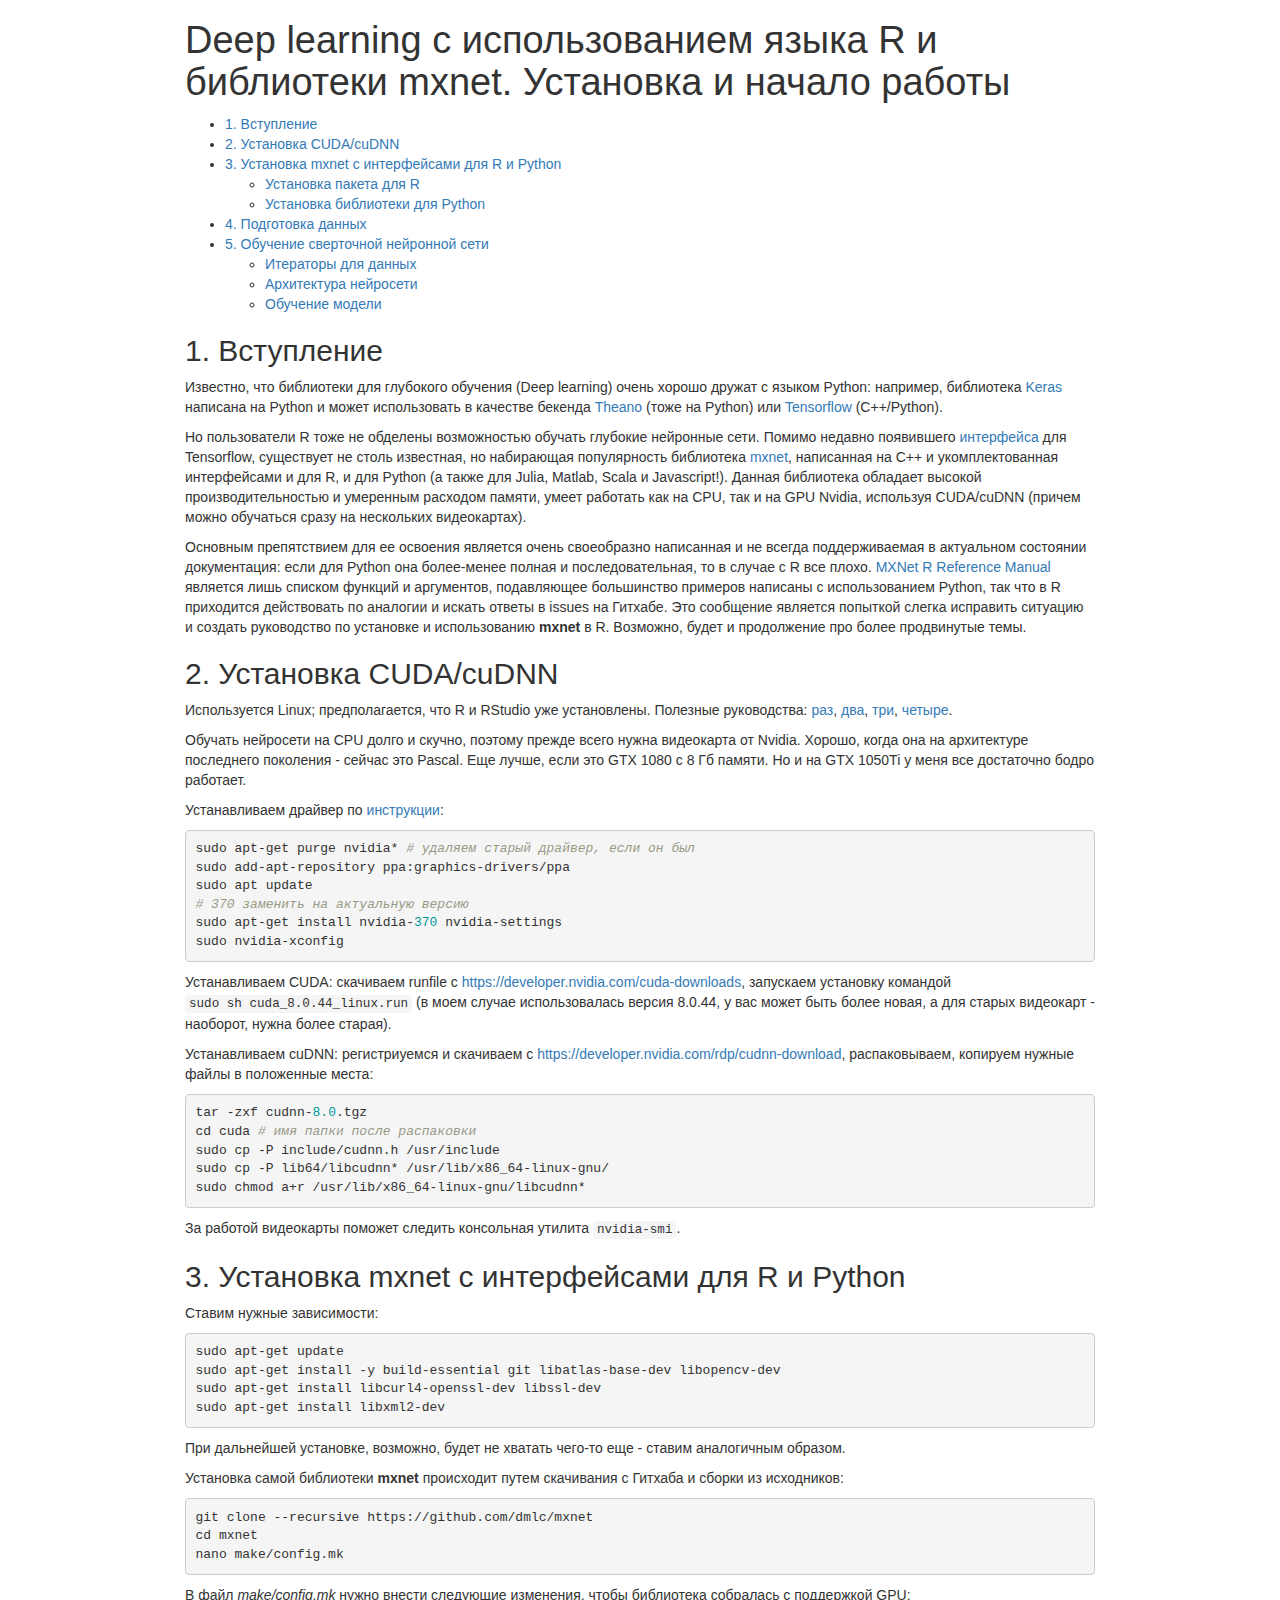
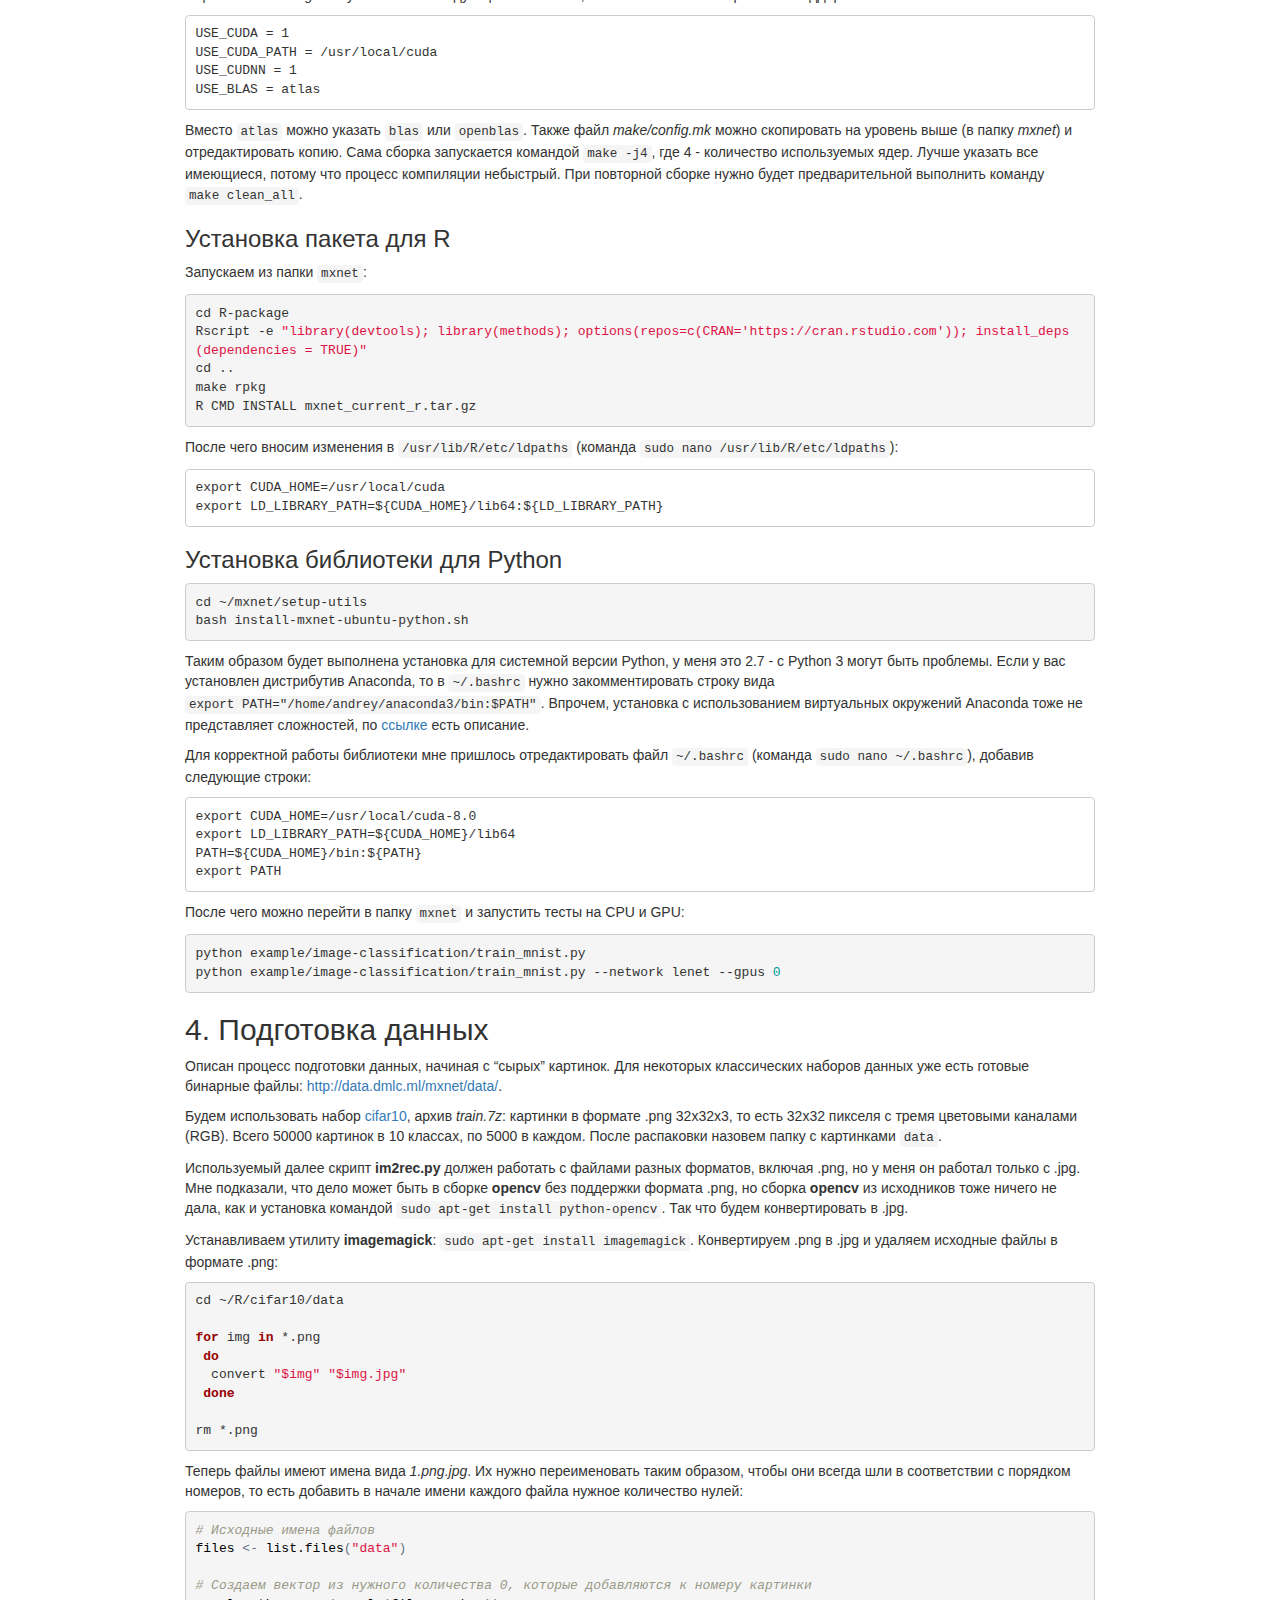
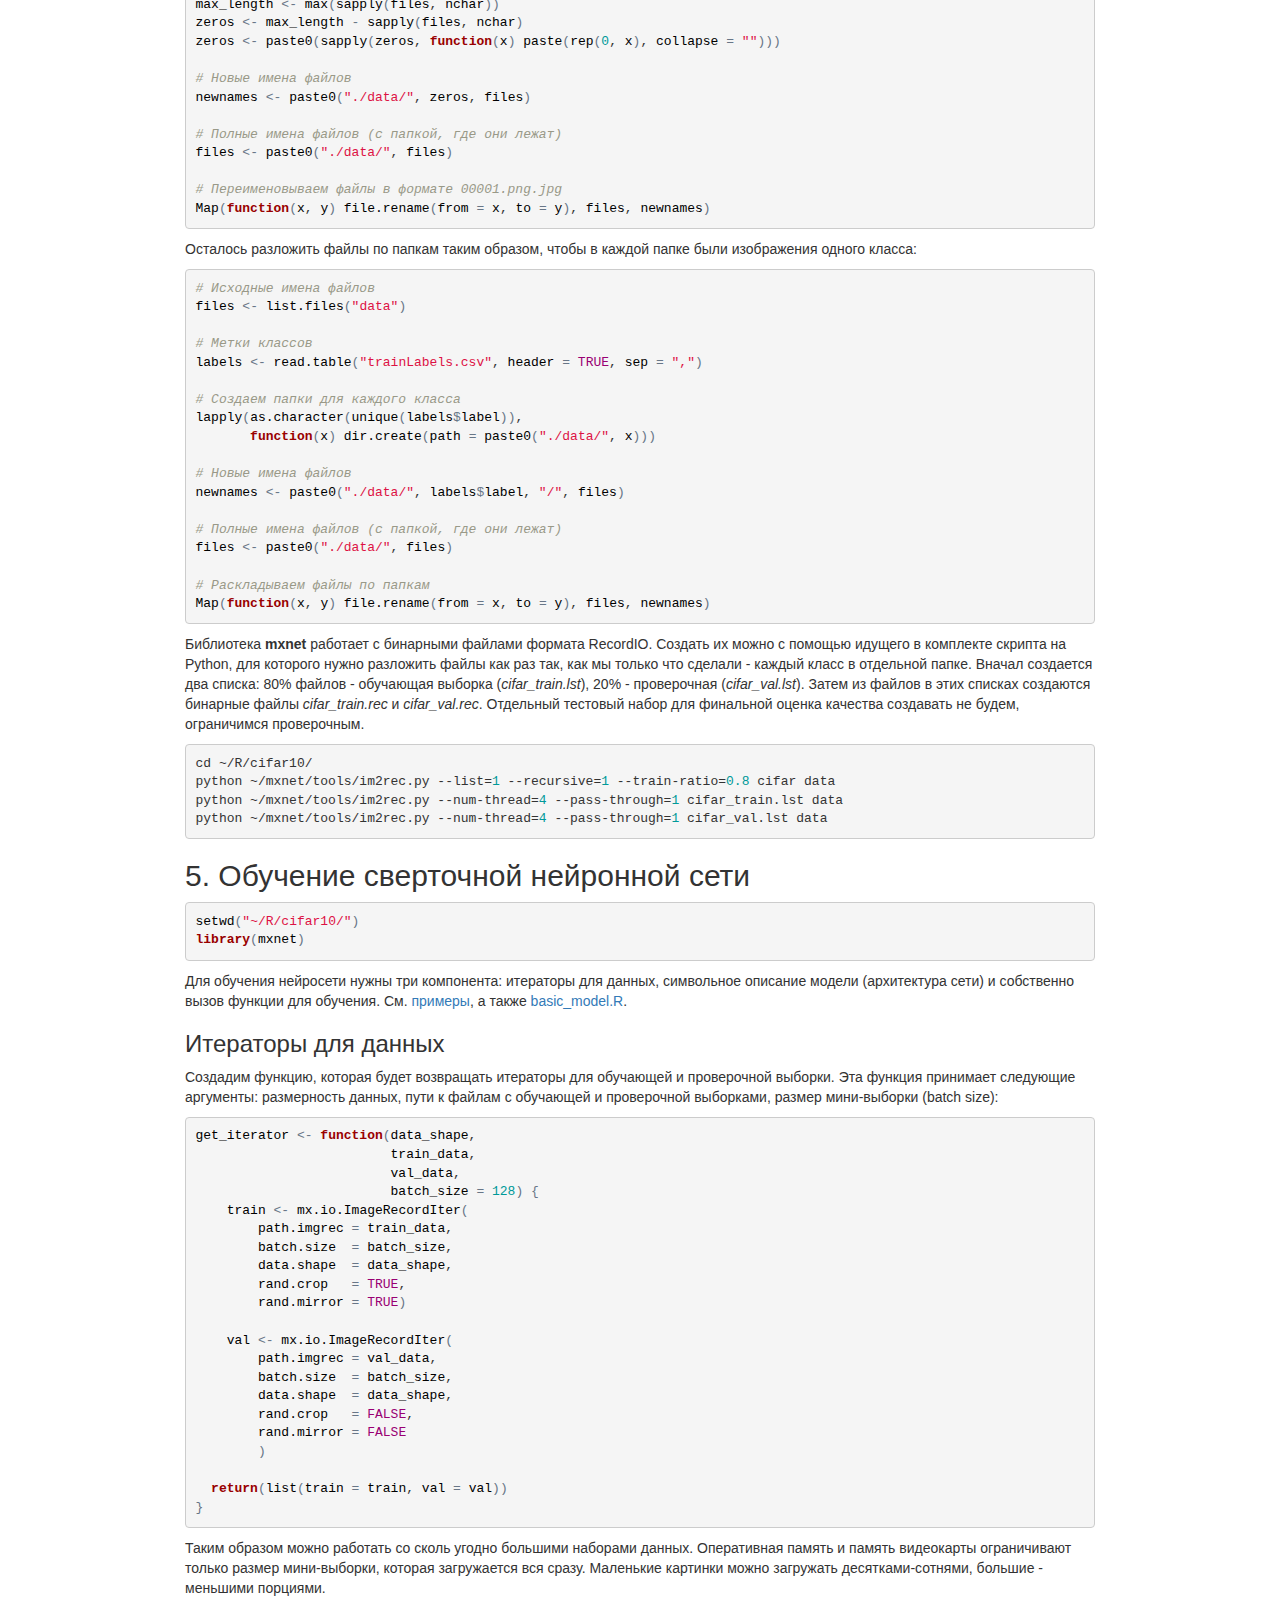
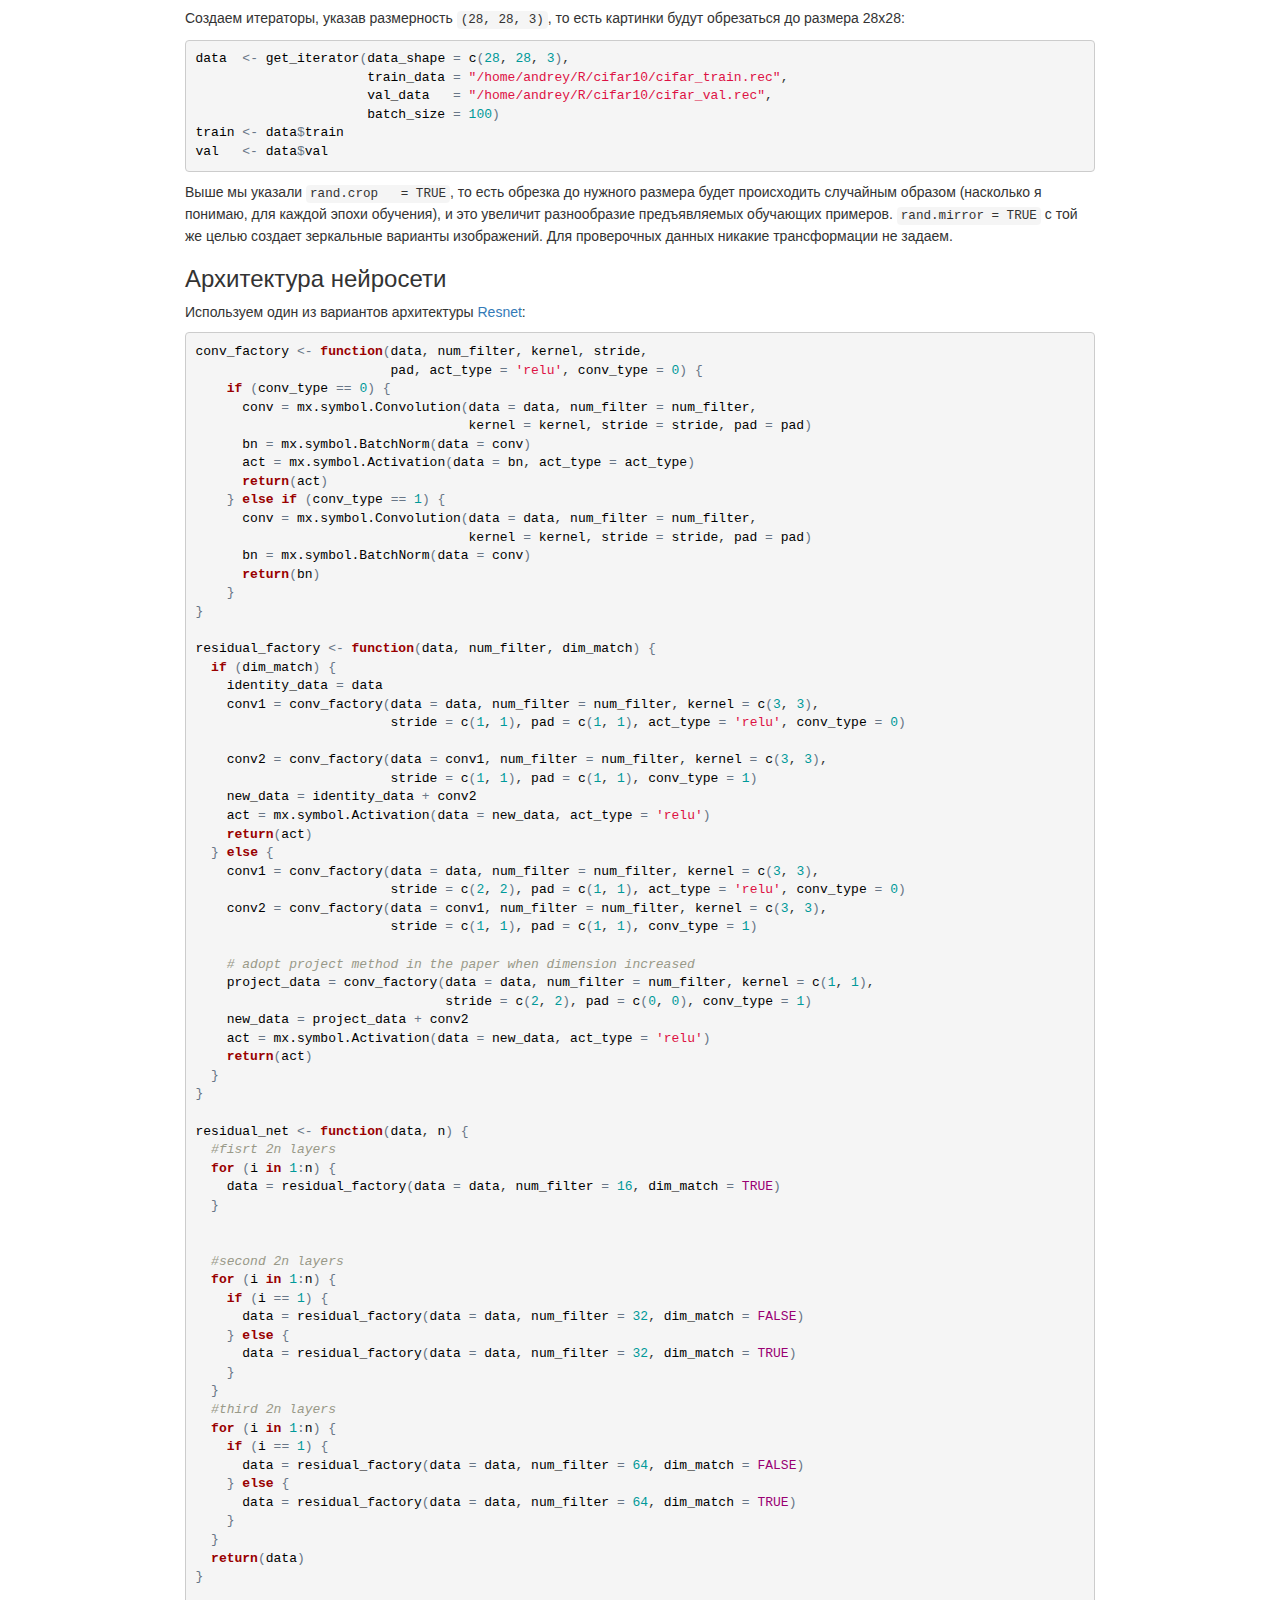
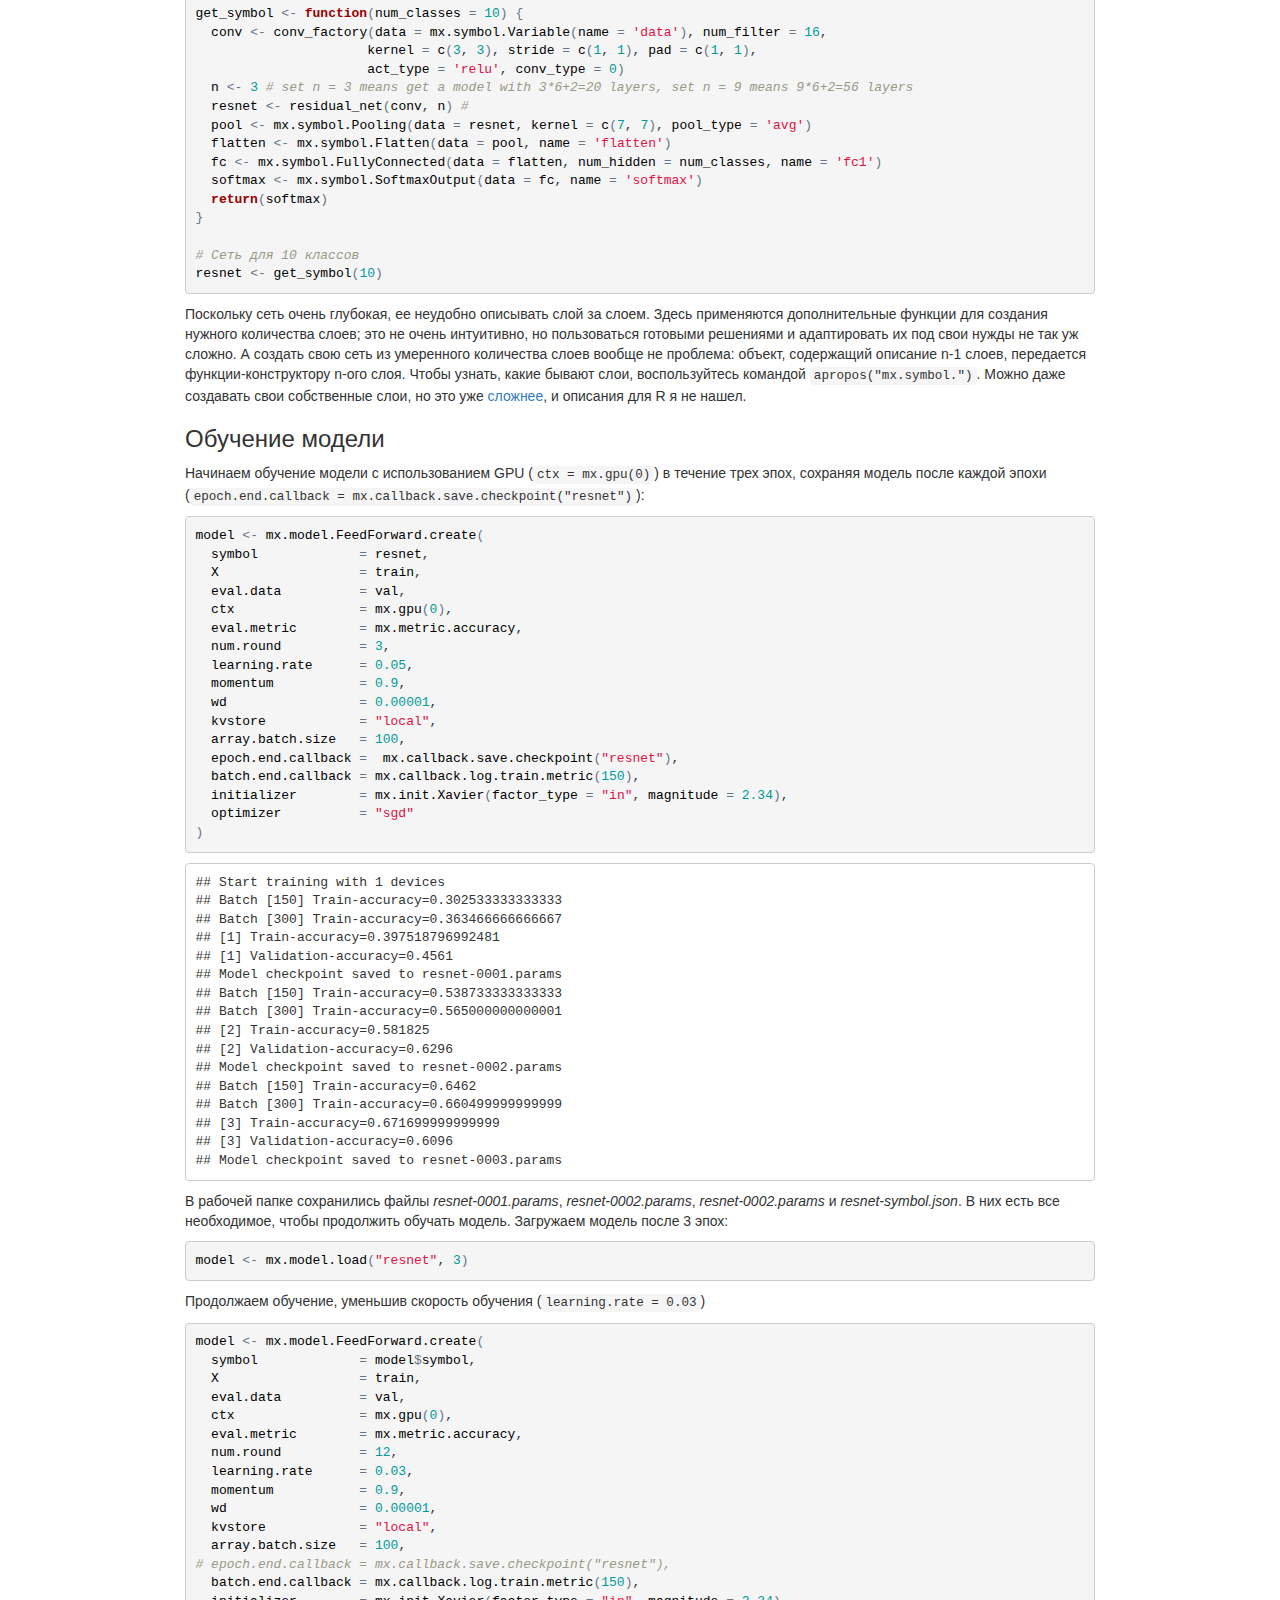
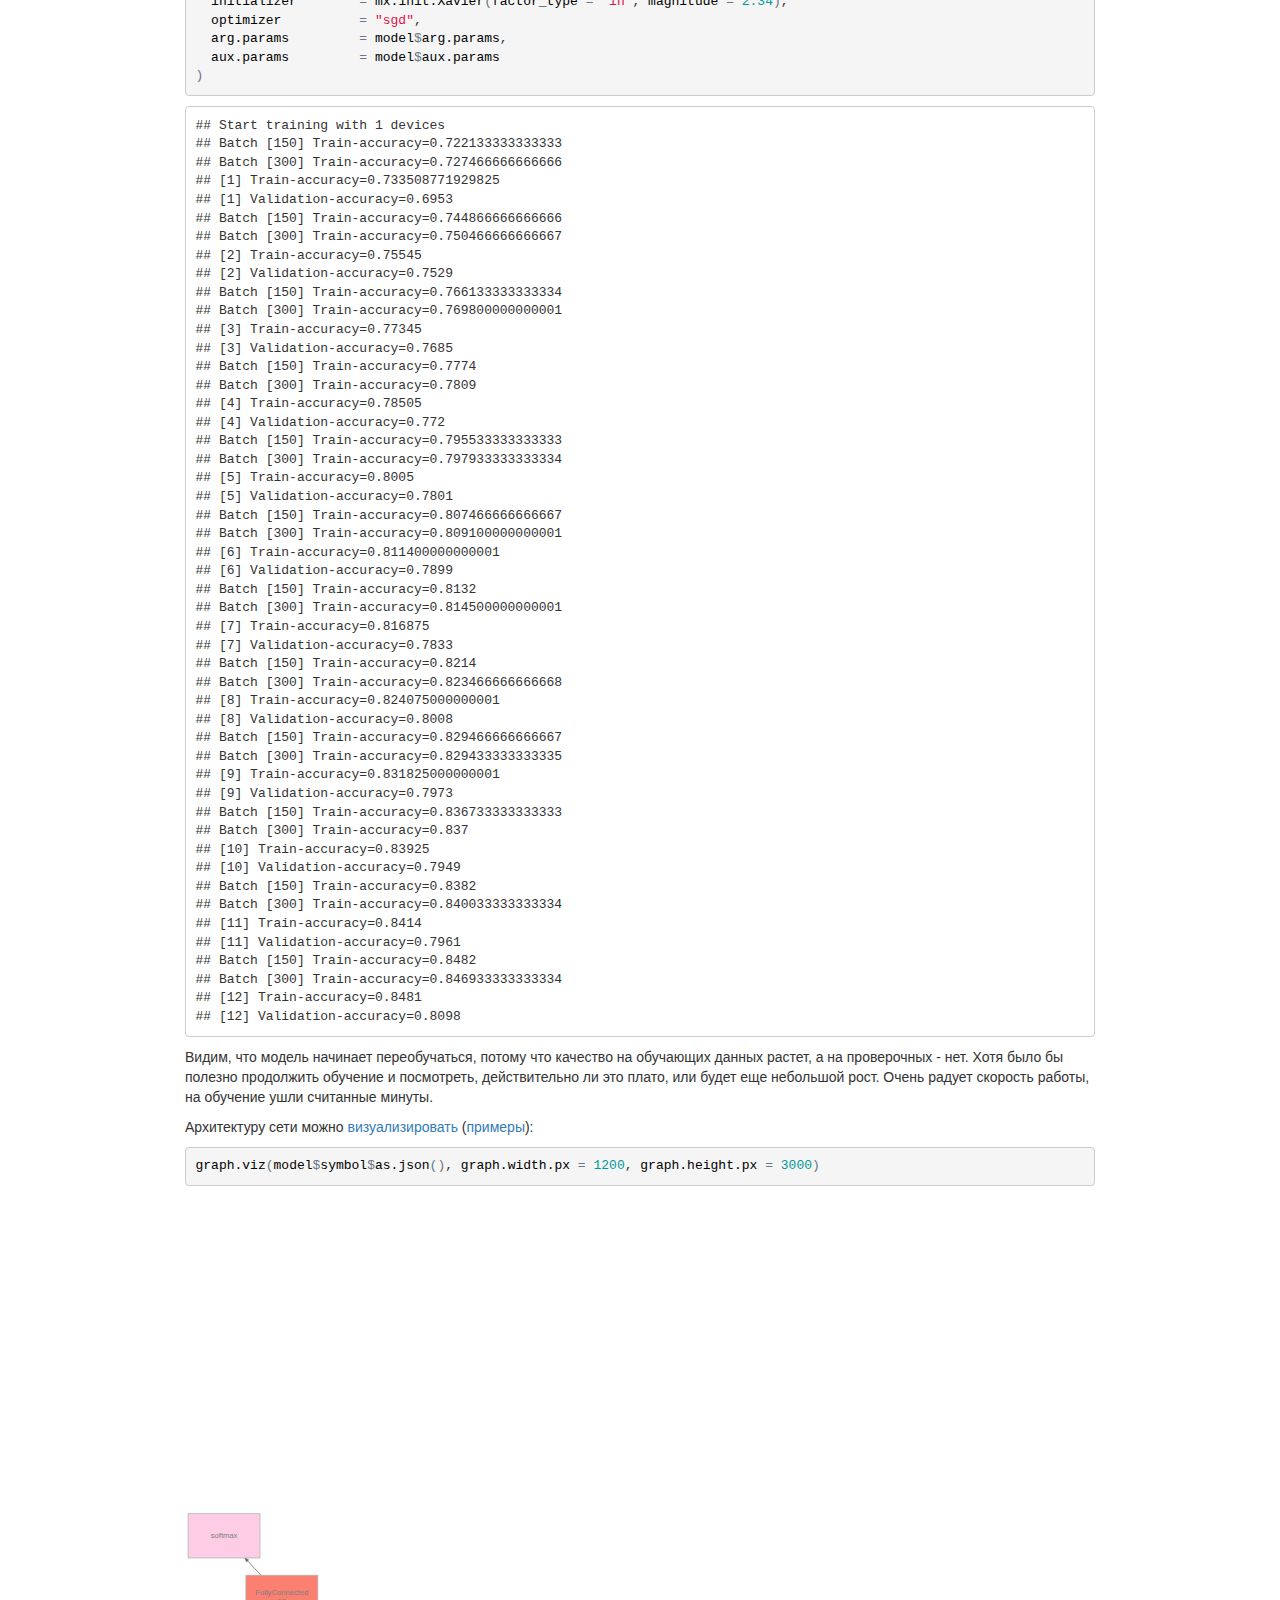
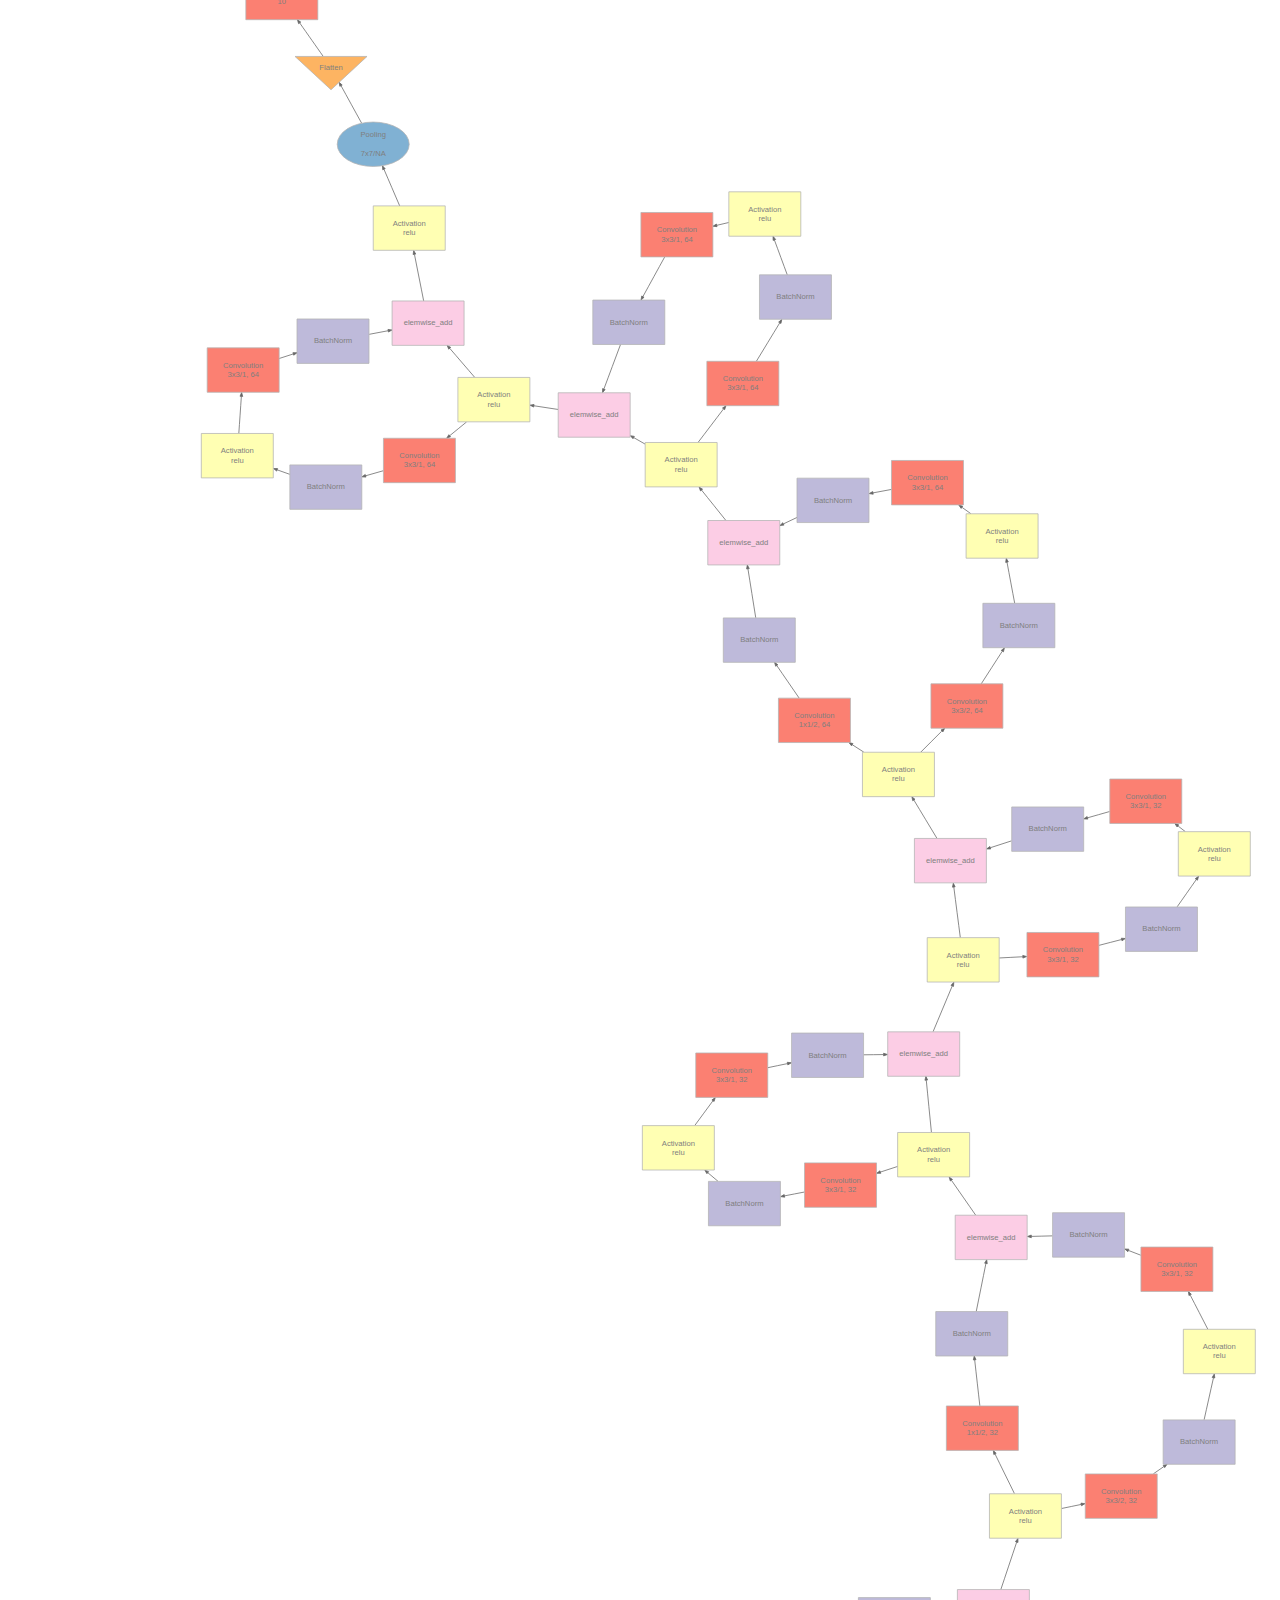
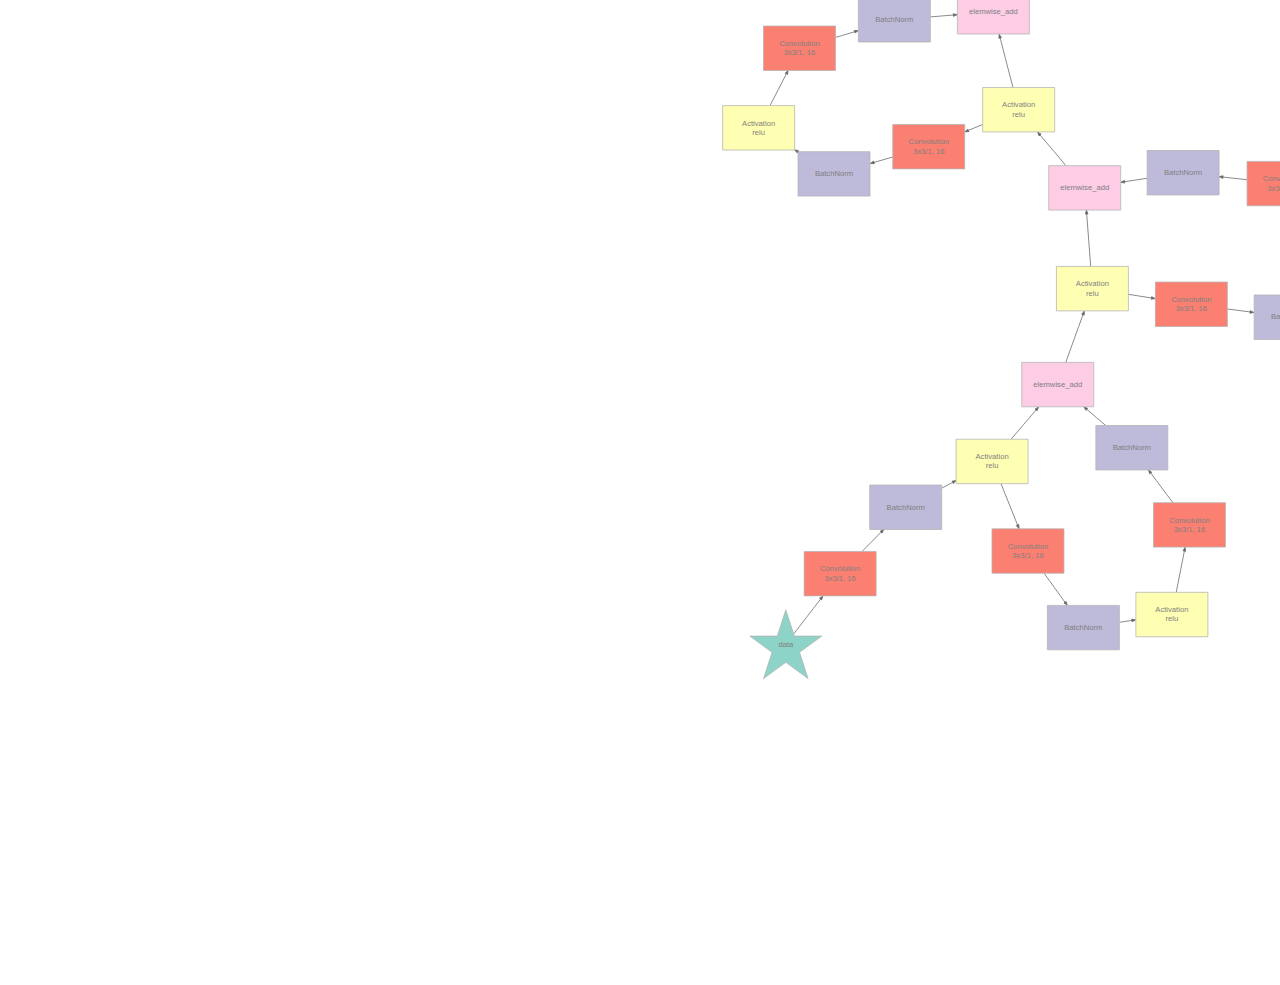
<file: mxnet_intro.html>
﻿<!DOCTYPE html>

<html xmlns="http://www.w3.org/1999/xhtml">

<head>

<meta charset="utf-8">
<meta http-equiv="Content-Type" content="text/html; charset=utf-8" />
<meta name="generator" content="pandoc" />




<title>Deep learning с использованием языка R и библиотеки mxnet. Установка и начало работы</title>

<script src="mxnet_intro_files/jquery-1.11.3/jquery.min.js"></script>
<meta name="viewport" content="width=device-width, initial-scale=1" />
<link href="mxnet_intro_files/bootstrap-3.3.5/css/bootstrap.min.css" rel="stylesheet" />
<script src="mxnet_intro_files/bootstrap-3.3.5/js/bootstrap.min.js"></script>
<script src="mxnet_intro_files/bootstrap-3.3.5/shim/html5shiv.min.js"></script>
<script src="mxnet_intro_files/bootstrap-3.3.5/shim/respond.min.js"></script>
<script src="mxnet_intro_files/navigation-1.1/tabsets.js"></script>
<link href="mxnet_intro_files/highlightjs-1.1/default.css" rel="stylesheet" />
<script src="mxnet_intro_files/highlightjs-1.1/highlight.js"></script>
<script src="mxnet_intro_files/htmlwidgets-0.8/htmlwidgets.js"></script>
<script src="mxnet_intro_files/viz-0.3/viz.js"></script>
<link href="mxnet_intro_files/DiagrammeR-styles-0.2/styles.css" rel="stylesheet" />
<script src="mxnet_intro_files/grViz-binding-0.9.0/grViz.js"></script>

<style type="text/css">code{white-space: pre;}</style>
<style type="text/css">
  pre:not([class]) {
    background-color: white;
  }
</style>
<script type="text/javascript">
if (window.hljs && document.readyState && document.readyState === "complete") {
   window.setTimeout(function() {
      hljs.initHighlighting();
   }, 0);
}
</script>



<style type="text/css">
h1 {
  font-size: 34px;
}
h1.title {
  font-size: 38px;
}
h2 {
  font-size: 30px;
}
h3 {
  font-size: 24px;
}
h4 {
  font-size: 18px;
}
h5 {
  font-size: 16px;
}
h6 {
  font-size: 12px;
}
.table th:not([align]) {
  text-align: left;
}
</style>


</head>

<body>

<style type = "text/css">
.main-container {
  max-width: 940px;
  margin-left: auto;
  margin-right: auto;
}
code {
  color: inherit;
  background-color: rgba(0, 0, 0, 0.04);
}
img {
  max-width:100%;
  height: auto;
}
.tabbed-pane {
  padding-top: 12px;
}
button.code-folding-btn:focus {
  outline: none;
}
</style>



<div class="container-fluid main-container">

<!-- tabsets -->
<script>
$(document).ready(function () {
  window.buildTabsets("TOC");
});
</script>

<!-- code folding -->






<div class="fluid-row" id="header">



<h1 class="title toc-ignore">Deep learning с использованием языка R и библиотеки mxnet. Установка и начало работы</h1>

</div>

<div id="TOC">
<ul>
<li><a href="#part1">1. Вступление</a></li>
<li><a href="#part2">2. Установка CUDA/cuDNN</a></li>
<li><a href="#part3">3. Установка mxnet с интерфейсами для R и Python</a><ul>
<li><a href="#rrr">Установка пакета для R</a></li>
<li><a href="#python">Установка библиотеки для Python</a></li>
</ul></li>
<li><a href="#part4">4. Подготовка данных</a></li>
<li><a href="#part5">5. Обучение сверточной нейронной сети</a><ul>
<li><a href="#iter">Итераторы для данных</a></li>
<li><a href="#net">Архитектура нейросети</a></li>
<li><a href="#model">Обучение модели</a></li>
</ul></li>
</ul>
</div>

<div id="part1" class="section level2">
<h2>1. Вступление</h2>
<p>Известно, что библиотеки для глубокого обучения (Deep learning) очень хорошо дружат с языком Python: например, библиотека <a href="https://keras.io/">Keras</a> написана на Python и может использовать в качестве бекенда <a href="http://deeplearning.net/software/theano/">Theano</a> (тоже на Python) или <a href="https://www.tensorflow.org/">Tensorflow</a> (C++/Python).</p>
<p>Но пользователи R тоже не обделены возможностью обучать глубокие нейронные сети. Помимо недавно появившего <a href="https://rstudio.github.io/tensorflow/">интерфейса</a> для Tensorflow, существует не столь известная, но набирающая популярность библиотека <a href="https://github.com/dmlc/mxnet">mxnet</a>, написанная на C++ и укомплектованная интерфейсами и для R, и для Python (а также для Julia, Matlab, Scala и Javascript!). Данная библиотека обладает высокой производительностью и умеренным расходом памяти, умеет работать как на CPU, так и на GPU Nvidia, используя CUDA/cuDNN (причем можно обучаться сразу на нескольких видеокартах).</p>
<p>Основным препятствием для ее освоения является очень своеобразно написанная и не всегда поддерживаемая в актуальном состоянии документация: если для Python она более-менее полная и последовательная, то в случае с R все плохо. <a href="http://mxnet.io/api/r/mxnet-r-reference-manual.pdf">MXNet R Reference Manual</a> является лишь списком функций и аргументов, подавляющее большинство примеров написаны с использованием Python, так что в R приходится действовать по аналогии и искать ответы в issues на Гитхабе. Это сообщение является попыткой слегка исправить ситуацию и создать руководство по установке и использованию <strong>mxnet</strong> в R. Возможно, будет и продолжение про более продвинутые темы.</p>
</div>
<div id="part2" class="section level2">
<h2>2. Установка CUDA/cuDNN</h2>
<p>Используется Linux; предполагается, что R и RStudio уже установлены. Полезные руководства: <a href="http://guanghan.info/blog/en/my-works/building-our-personal-deep-learning-rig-gtx-1080-ubuntu-16-04-cuda-8-0rc-cudnn-7-tensorflowmxnetcaffedarknet/">раз</a>, <a href="https://no2147483647.wordpress.com/2015/12/07/deep-learning-for-hackers-with-mxnet-1/">два</a>, <a href="http://www.pyimagesearch.com/2016/07/04/how-to-install-cuda-toolkit-and-cudnn-for-deep-learning/">три</a>, <a href="http://askubuntu.com/questions/767269/how-can-i-install-cudnn-on-ubuntu-16-04">четыре</a>.</p>
<p>Обучать нейросети на CPU долго и скучно, поэтому прежде всего нужна видеокарта от Nvidia. Хорошо, когда она на архитектуре последнего поколения - сейчас это Pascal. Еще лучше, если это GTX 1080 c 8 Гб памяти. Но и на GTX 1050Ti у меня все достаточно бодро работает.</p>
<p>Устанавливаем драйвер по <a href="http://help.ubuntu.ru/wiki/%D0%B4%D1%80%D0%B0%D0%B9%D0%B2%D0%B5%D1%80_%D0%B2%D0%B8%D0%B4%D0%B5%D0%BE%D0%BA%D0%B0%D1%80%D1%82_nvidia">инструкции</a>:</p>
<pre class="bash"><code>sudo apt-get purge nvidia* # удаляем старый драйвер, если он был
sudo add-apt-repository ppa:graphics-drivers/ppa 
sudo apt update
# 370 заменить на актуальную версию
sudo apt-get install nvidia-370 nvidia-settings 
sudo nvidia-xconfig</code></pre>
<p>Устанавливаем CUDA: скачиваем runfile с <a href="https://developer.nvidia.com/cuda-downloads" class="uri">https://developer.nvidia.com/cuda-downloads</a>, запускаем установку командой <code>sudo sh cuda_8.0.44_linux.run</code> (в моем случае использовалась версия 8.0.44, у вас может быть более новая, а для старых видеокарт - наоборот, нужна более старая).</p>
<p>Устанавливаем cuDNN: регистриуемся и скачиваем с <a href="https://developer.nvidia.com/rdp/cudnn-download" class="uri">https://developer.nvidia.com/rdp/cudnn-download</a>, распаковываем, копируем нужные файлы в положенные места:</p>
<pre class="bash"><code>tar -zxf cudnn-8.0-linux-x64-v5.1.tgz
cd cuda # имя папки после распаковки
sudo cp -P include/cudnn.h /usr/include
sudo cp -P lib64/libcudnn* /usr/lib/x86_64-linux-gnu/
sudo chmod a+r /usr/lib/x86_64-linux-gnu/libcudnn*</code></pre>
<p>За работой видеокарты поможет следить консольная утилита <code>nvidia-smi</code>.</p>
</div>
<div id="part3" class="section level2">
<h2>3. Установка mxnet с интерфейсами для R и Python</h2>
<p>Ставим нужные зависимости:</p>
<pre class="bash"><code>sudo apt-get update
sudo apt-get install -y build-essential git libatlas-base-dev libopencv-dev
sudo apt-get install libcurl4-openssl-dev libssl-dev
sudo apt-get install libxml2-dev</code></pre>
<p>При дальнейшей установке, возможно, будет не хватать чего-то еще - ставим аналогичным образом.</p>
<p>Установка самой библиотеки <strong>mxnet</strong> происходит путем скачивания с Гитхаба и сборки из исходников:</p>
<pre class="bash"><code>git clone --recursive https://github.com/dmlc/mxnet
cd mxnet
nano make/config.mk </code></pre>
<p>В файл <em>make/config.mk</em> нужно внести следующие изменения, чтобы библиотека собралась с поддержкой GPU:</p>
<pre><code>USE_CUDA = 1
USE_CUDA_PATH = /usr/local/cuda
USE_CUDNN = 1
USE_BLAS = atlas</code></pre>
<p>Вместо <code>atlas</code> можно указать <code>blas</code> или <code>openblas</code>. Также файл <em>make/config.mk</em> можно скопировать на уровень выше (в папку <em>mxnet</em>) и отредактировать копию. Сама сборка запускается командой <code>make -j4</code>, где 4 - количество используемых ядер. Лучше указать все имеющиеся, потому что процесс компиляции небыстрый. При повторной сборке нужно будет предварительной выполнить команду <code>make clean_all</code>.</p>
<div id="rrr" class="section level3">
<h3>Установка пакета для R</h3>
<p>Запускаем из папки <code>mxnet</code>:</p>
<pre class="bash"><code>cd R-package
Rscript -e &quot;library(devtools); library(methods); options(repos=c(CRAN=&#39;https://cran.rstudio.com&#39;)); install_deps(dependencies = TRUE)&quot;
cd ..
make rpkg
R CMD INSTALL mxnet_current_r.tar.gz</code></pre>
<p>После чего вносим изменения в <code>/usr/lib/R/etc/ldpaths</code> (команда <code>sudo nano /usr/lib/R/etc/ldpaths</code>):</p>
<pre><code>export CUDA_HOME=/usr/local/cuda 
export LD_LIBRARY_PATH=${CUDA_HOME}/lib64:${LD_LIBRARY_PATH}</code></pre>
</div>
<div id="python" class="section level3">
<h3>Установка библиотеки для Python</h3>
<pre class="bash"><code>cd ~/mxnet/setup-utils
bash install-mxnet-ubuntu-python.sh</code></pre>
<p>Таким образом будет выполнена установка для системной версии Python, у меня это 2.7 - с Python 3 могут быть проблемы. Если у вас установлен дистрибутив Anaconda, то в <code>~/.bashrc</code> нужно закомментировать строку вида <code>export PATH=&quot;/home/andrey/anaconda3/bin:$PATH&quot;</code>. Впрочем, установка с использованием виртуальных окружений Anaconda тоже не представляет сложностей, по <a href="http://guanghan.info/blog/en/my-works/building-our-personal-deep-learning-rig-gtx-1080-ubuntu-16-04-cuda-8-0rc-cudnn-7-tensorflowmxnetcaffedarknet/">ссылке</a> есть описание.</p>
<p>Для корректной работы библиотеки мне пришлось отредактировать файл <code>~/.bashrc</code> (команда <code>sudo nano ~/.bashrc</code>), добавив следующие строки:</p>
<pre><code>export CUDA_HOME=/usr/local/cuda-8.0
export LD_LIBRARY_PATH=${CUDA_HOME}/lib64
PATH=${CUDA_HOME}/bin:${PATH}
export PATH</code></pre>
<p>После чего можно перейти в папку <code>mxnet</code> и запустить тесты на CPU и GPU:</p>
<pre class="bash"><code>python example/image-classification/train_mnist.py
python example/image-classification/train_mnist.py --network lenet --gpus 0 </code></pre>
</div>
</div>
<div id="part4" class="section level2">
<h2>4. Подготовка данных</h2>
<p>Описан процесс подготовки данных, начиная с “сырых” картинок. Для некоторых классических наборов данных уже есть готовые бинарные файлы: <a href="http://data.dmlc.ml/mxnet/data/" class="uri">http://data.dmlc.ml/mxnet/data/</a>.</p>
<p>Будем использовать набор <a href="https://www.kaggle.com/c/cifar-10/data">cifar10</a>, архив <em>train.7z</em>: картинки в формате .png 32х32х3, то есть 32x32 пикселя с тремя цветовыми каналами (RGB). Всего 50000 картинок в 10 классах, по 5000 в каждом. После распаковки назовем папку с картинками <code>data</code>.</p>
<p>Используемый далее скрипт <strong>im2rec.py</strong> должен работать с файлами разных форматов, включая .png, но у меня он работал только с .jpg. Мне подказали, что дело может быть в сборке <strong>opencv</strong> без поддержки формата .png, но сборка <strong>opencv</strong> из исходников тоже ничего не дала, как и установка командой <code>sudo apt-get install python-opencv</code>. Так что будем конвертировать в .jpg.</p>
<p>Устанавливаем утилиту <strong>imagemagick</strong>: <code>sudo apt-get install imagemagick</code>. Конвертируем .png в .jpg и удаляем исходные файлы в формате .png:</p>
<pre class="bash"><code>cd ~/R/cifar10/data

for img in *.png
 do 
  convert &quot;$img&quot; &quot;$img.jpg&quot;
 done
 
rm *.png</code></pre>
<p>Теперь файлы имеют имена вида <em>1.png.jpg</em>. Их нужно переименовать таким образом, чтобы они всегда шли в соответствии с порядком номеров, то есть добавить в начале имени каждого файла нужное количество нулей:</p>
<pre class="r"><code># Исходные имена файлов
files &lt;- list.files(&quot;data&quot;)

# Создаем вектор из нужного количества 0, которые добавляются к номеру картинки
max_length &lt;- max(sapply(files, nchar))
zeros &lt;- max_length - sapply(files, nchar)
zeros &lt;- paste0(sapply(zeros, function(x) paste(rep(0, x), collapse = &quot;&quot;)))

# Новые имена файлов
newnames &lt;- paste0(&quot;./data/&quot;, zeros, files)

# Полные имена файлов (с папкой, где они лежат)
files &lt;- paste0(&quot;./data/&quot;, files)

# Переименовываем файлы в формате 00001.png.jpg
Map(function(x, y) file.rename(from = x, to = y), files, newnames)</code></pre>
<p>Осталось разложить файлы по папкам таким образом, чтобы в каждой папке были изображения одного класса:</p>
<pre class="r"><code># Исходные имена файлов
files &lt;- list.files(&quot;data&quot;)

# Метки классов
labels &lt;- read.table(&quot;trainLabels.csv&quot;, header = TRUE, sep = &quot;,&quot;)

# Создаем папки для каждого класса
lapply(as.character(unique(labels$label)), 
       function(x) dir.create(path = paste0(&quot;./data/&quot;, x)))

# Новые имена файлов
newnames &lt;- paste0(&quot;./data/&quot;, labels$label, &quot;/&quot;, files)

# Полные имена файлов (с папкой, где они лежат)
files &lt;- paste0(&quot;./data/&quot;, files)

# Раскладываем файлы по папкам
Map(function(x, y) file.rename(from = x, to = y), files, newnames)</code></pre>
<p>Библиотека <strong>mxnet</strong> работает с бинарными файлами формата RecordIO. Создать их можно с помощью идущего в комплекте скрипта на Python, для которого нужно разложить файлы как раз так, как мы только что сделали - каждый класс в отдельной папке. Вначал создается два списка: 80% файлов - обучающая выборка (<em>cifar_train.lst</em>), 20% - проверочная (<em>cifar_val.lst</em>). Затем из файлов в этих списках создаются бинарные файлы <em>cifar_train.rec</em> и <em>cifar_val.rec</em>. Отдельный тестовый набор для финальной оценка качества создавать не будем, ограничимся проверочным.</p>
<pre class="bash"><code>cd ~/R/cifar10/
python ~/mxnet/tools/im2rec.py --list=1 --recursive=1 --train-ratio=0.8 cifar data
python ~/mxnet/tools/im2rec.py --num-thread=4 --pass-through=1 cifar_train.lst data
python ~/mxnet/tools/im2rec.py --num-thread=4 --pass-through=1 cifar_val.lst data</code></pre>
</div>
<div id="part5" class="section level2">
<h2>5. Обучение сверточной нейронной сети</h2>
<pre class="r"><code>setwd(&quot;~/R/cifar10/&quot;)
library(mxnet)</code></pre>
<p>Для обучения нейросети нужны три компонента: итераторы для данных, символьное описание модели (архитектура сети) и собственно вызов функции для обучения. См. <a href="https://github.com/dmlc/mxnet/tree/master/example/image-classification">примеры</a>, а также <a href="https://github.com/dmlc/mxnet/blob/master/R-package/demo/basic_model.R">basic_model.R</a>.</p>
<div id="iter" class="section level3">
<h3>Итераторы для данных</h3>
<p>Создадим функцию, которая будет возвращать итераторы для обучающей и проверочной выборки. Эта функция принимает следующие аргументы: размерность данных, пути к файлам с обучающей и проверочной выборками, размер мини-выборки (batch size):</p>
<pre class="r"><code>get_iterator &lt;- function(data_shape, 
                         train_data, 
                         val_data, 
                         batch_size = 128) {
    train &lt;- mx.io.ImageRecordIter(
        path.imgrec = train_data,
        batch.size  = batch_size,
        data.shape  = data_shape,
        rand.crop   = TRUE,
        rand.mirror = TRUE)
  
    val &lt;- mx.io.ImageRecordIter(
        path.imgrec = val_data,
        batch.size  = batch_size,
        data.shape  = data_shape,
        rand.crop   = FALSE,
        rand.mirror = FALSE
        )
 
  return(list(train = train, val = val))
}</code></pre>
<p>Таким образом можно работать со сколь угодно большими наборами данных. Оперативная память и память видеокарты ограничивают только размер мини-выборки, которая загружается вся сразу. Маленькие картинки можно загружать десятками-сотнями, большие - меньшими порциями.</p>
<p>Создаем итераторы, указав размерность <code>(28, 28, 3)</code>, то есть картинки будут обрезаться до размера 28х28:</p>
<pre class="r"><code>data  &lt;- get_iterator(data_shape = c(28, 28, 3),
                      train_data = &quot;/home/andrey/R/cifar10/cifar_train.rec&quot;,
                      val_data   = &quot;/home/andrey/R/cifar10/cifar_val.rec&quot;,
                      batch_size = 100)
train &lt;- data$train
val   &lt;- data$val</code></pre>
<p>Выше мы указали <code>rand.crop   = TRUE</code>, то есть обрезка до нужного размера будет происходить случайным образом (насколько я понимаю, для каждой эпохи обучения), и это увеличит разнообразие предъявляемых обучающих примеров. <code>rand.mirror = TRUE</code> с той же целью создает зеркальные варианты изображений. Для проверочных данных никакие трансформации не задаем.</p>
</div>
<div id="net" class="section level3">
<h3>Архитектура нейросети</h3>
<p>Используем один из вариантов архитектуры <a href="https://github.com/dmlc/mxnet/blob/master/example/image-classification/symbol_resnet-28-small.R">Resnet</a>:</p>
<pre class="r"><code>conv_factory &lt;- function(data, num_filter, kernel, stride,
                         pad, act_type = &#39;relu&#39;, conv_type = 0) {
    if (conv_type == 0) {
      conv = mx.symbol.Convolution(data = data, num_filter = num_filter,
                                   kernel = kernel, stride = stride, pad = pad)
      bn = mx.symbol.BatchNorm(data = conv)
      act = mx.symbol.Activation(data = bn, act_type = act_type)
      return(act)
    } else if (conv_type == 1) {
      conv = mx.symbol.Convolution(data = data, num_filter = num_filter,
                                   kernel = kernel, stride = stride, pad = pad)
      bn = mx.symbol.BatchNorm(data = conv)
      return(bn)
    }
}

residual_factory &lt;- function(data, num_filter, dim_match) {
  if (dim_match) {
    identity_data = data
    conv1 = conv_factory(data = data, num_filter = num_filter, kernel = c(3, 3),
                         stride = c(1, 1), pad = c(1, 1), act_type = &#39;relu&#39;, conv_type = 0)
    
    conv2 = conv_factory(data = conv1, num_filter = num_filter, kernel = c(3, 3),
                         stride = c(1, 1), pad = c(1, 1), conv_type = 1)
    new_data = identity_data + conv2
    act = mx.symbol.Activation(data = new_data, act_type = &#39;relu&#39;)
    return(act)
  } else {
    conv1 = conv_factory(data = data, num_filter = num_filter, kernel = c(3, 3),
                         stride = c(2, 2), pad = c(1, 1), act_type = &#39;relu&#39;, conv_type = 0)
    conv2 = conv_factory(data = conv1, num_filter = num_filter, kernel = c(3, 3),
                         stride = c(1, 1), pad = c(1, 1), conv_type = 1)
    
    # adopt project method in the paper when dimension increased
    project_data = conv_factory(data = data, num_filter = num_filter, kernel = c(1, 1),
                                stride = c(2, 2), pad = c(0, 0), conv_type = 1)
    new_data = project_data + conv2
    act = mx.symbol.Activation(data = new_data, act_type = &#39;relu&#39;)
    return(act)
  }
}

residual_net &lt;- function(data, n) {
  #fisrt 2n layers
  for (i in 1:n) {
    data = residual_factory(data = data, num_filter = 16, dim_match = TRUE)
  }
  
  
  #second 2n layers
  for (i in 1:n) {
    if (i == 1) {
      data = residual_factory(data = data, num_filter = 32, dim_match = FALSE)
    } else {
      data = residual_factory(data = data, num_filter = 32, dim_match = TRUE)
    }
  }
  #third 2n layers
  for (i in 1:n) {
    if (i == 1) {
      data = residual_factory(data = data, num_filter = 64, dim_match = FALSE)
    } else {
      data = residual_factory(data = data, num_filter = 64, dim_match = TRUE)
    }
  }
  return(data)
}

get_symbol &lt;- function(num_classes = 10) {
  conv &lt;- conv_factory(data = mx.symbol.Variable(name = &#39;data&#39;), num_filter = 16,
                      kernel = c(3, 3), stride = c(1, 1), pad = c(1, 1),
                      act_type = &#39;relu&#39;, conv_type = 0)
  n &lt;- 3 # set n = 3 means get a model with 3*6+2=20 layers, set n = 9 means 9*6+2=56 layers
  resnet &lt;- residual_net(conv, n) #
  pool &lt;- mx.symbol.Pooling(data = resnet, kernel = c(7, 7), pool_type = &#39;avg&#39;)
  flatten &lt;- mx.symbol.Flatten(data = pool, name = &#39;flatten&#39;)
  fc &lt;- mx.symbol.FullyConnected(data = flatten, num_hidden = num_classes, name = &#39;fc1&#39;)
  softmax &lt;- mx.symbol.SoftmaxOutput(data = fc, name = &#39;softmax&#39;)
  return(softmax)
}

# Сеть для 10 классов
resnet &lt;- get_symbol(10)</code></pre>
<p>Поскольку сеть очень глубокая, ее неудобно описывать слой за слоем. Здесь применяются дополнительные функции для создания нужного количества слоев; это не очень интуитивно, но пользоваться готовыми решениями и адаптировать их под свои нужды не так уж сложно. А создать свою сеть из умеренного количества слоев вообще не проблема: объект, содержащий описание n-1 слоев, передается функции-конструктору n-ого слоя. Чтобы узнать, какие бывают слои, воспользуйтесь командой <code>apropos(&quot;mx.symbol.&quot;)</code>. Можно даже создавать свои собственные слои, но это уже <a href="http://mxnet.io/how_to/new_op.html">сложнее</a>, и описания для R я не нашел.</p>
</div>
<div id="model" class="section level3">
<h3>Обучение модели</h3>
<p>Начинаем обучение модели с использованием GPU (<code>ctx = mx.gpu(0)</code>) в течение трех эпох, сохраняя модель после каждой эпохи (<code>epoch.end.callback = mx.callback.save.checkpoint(&quot;resnet&quot;)</code>):</p>
<pre class="r"><code>model &lt;- mx.model.FeedForward.create(
  symbol             = resnet,
  X                  = train,
  eval.data          = val,
  ctx                = mx.gpu(0),
  eval.metric        = mx.metric.accuracy,
  num.round          = 3,
  learning.rate      = 0.05,
  momentum           = 0.9,
  wd                 = 0.00001,
  kvstore            = &quot;local&quot;,
  array.batch.size   = 100,
  epoch.end.callback =  mx.callback.save.checkpoint(&quot;resnet&quot;),
  batch.end.callback = mx.callback.log.train.metric(150),
  initializer        = mx.init.Xavier(factor_type = &quot;in&quot;, magnitude = 2.34),
  optimizer          = &quot;sgd&quot;
)</code></pre>
<pre><code>## Start training with 1 devices
## Batch [150] Train-accuracy=0.302533333333333
## Batch [300] Train-accuracy=0.363466666666667
## [1] Train-accuracy=0.397518796992481
## [1] Validation-accuracy=0.4561
## Model checkpoint saved to resnet-0001.params
## Batch [150] Train-accuracy=0.538733333333333
## Batch [300] Train-accuracy=0.565000000000001
## [2] Train-accuracy=0.581825
## [2] Validation-accuracy=0.6296
## Model checkpoint saved to resnet-0002.params
## Batch [150] Train-accuracy=0.6462
## Batch [300] Train-accuracy=0.660499999999999
## [3] Train-accuracy=0.671699999999999
## [3] Validation-accuracy=0.6096
## Model checkpoint saved to resnet-0003.params</code></pre>
<p>В рабочей папке сохранились файлы <em>resnet-0001.params</em>, <em>resnet-0002.params</em>, <em>resnet-0002.params</em> и <em>resnet-symbol.json</em>. В них есть все необходимое, чтобы продолжить обучать модель. Загружаем модель после 3 эпох:</p>
<pre class="r"><code>model &lt;- mx.model.load(&quot;resnet&quot;, 3)</code></pre>
<p>Продолжаем обучение, уменьшив скорость обучения (<code>learning.rate = 0.03</code>)</p>
<pre class="r"><code>model &lt;- mx.model.FeedForward.create(
  symbol             = model$symbol,
  X                  = train,
  eval.data          = val,
  ctx                = mx.gpu(0),
  eval.metric        = mx.metric.accuracy,
  num.round          = 12,
  learning.rate      = 0.03,
  momentum           = 0.9,
  wd                 = 0.00001,
  kvstore            = &quot;local&quot;,
  array.batch.size   = 100,
# epoch.end.callback = mx.callback.save.checkpoint(&quot;resnet&quot;),
  batch.end.callback = mx.callback.log.train.metric(150),
  initializer        = mx.init.Xavier(factor_type = &quot;in&quot;, magnitude = 2.34),
  optimizer          = &quot;sgd&quot;,
  arg.params         = model$arg.params, 
  aux.params         = model$aux.params
)</code></pre>
<pre><code>## Start training with 1 devices
## Batch [150] Train-accuracy=0.722133333333333
## Batch [300] Train-accuracy=0.727466666666666
## [1] Train-accuracy=0.733508771929825
## [1] Validation-accuracy=0.6953
## Batch [150] Train-accuracy=0.744866666666666
## Batch [300] Train-accuracy=0.750466666666667
## [2] Train-accuracy=0.75545
## [2] Validation-accuracy=0.7529
## Batch [150] Train-accuracy=0.766133333333334
## Batch [300] Train-accuracy=0.769800000000001
## [3] Train-accuracy=0.77345
## [3] Validation-accuracy=0.7685
## Batch [150] Train-accuracy=0.7774
## Batch [300] Train-accuracy=0.7809
## [4] Train-accuracy=0.78505
## [4] Validation-accuracy=0.772
## Batch [150] Train-accuracy=0.795533333333333
## Batch [300] Train-accuracy=0.797933333333334
## [5] Train-accuracy=0.8005
## [5] Validation-accuracy=0.7801
## Batch [150] Train-accuracy=0.807466666666667
## Batch [300] Train-accuracy=0.809100000000001
## [6] Train-accuracy=0.811400000000001
## [6] Validation-accuracy=0.7899
## Batch [150] Train-accuracy=0.8132
## Batch [300] Train-accuracy=0.814500000000001
## [7] Train-accuracy=0.816875
## [7] Validation-accuracy=0.7833
## Batch [150] Train-accuracy=0.8214
## Batch [300] Train-accuracy=0.823466666666668
## [8] Train-accuracy=0.824075000000001
## [8] Validation-accuracy=0.8008
## Batch [150] Train-accuracy=0.829466666666667
## Batch [300] Train-accuracy=0.829433333333335
## [9] Train-accuracy=0.831825000000001
## [9] Validation-accuracy=0.7973
## Batch [150] Train-accuracy=0.836733333333333
## Batch [300] Train-accuracy=0.837
## [10] Train-accuracy=0.83925
## [10] Validation-accuracy=0.7949
## Batch [150] Train-accuracy=0.8382
## Batch [300] Train-accuracy=0.840033333333334
## [11] Train-accuracy=0.8414
## [11] Validation-accuracy=0.7961
## Batch [150] Train-accuracy=0.8482
## Batch [300] Train-accuracy=0.846933333333334
## [12] Train-accuracy=0.8481
## [12] Validation-accuracy=0.8098</code></pre>
<p>Видим, что модель начинает переобучаться, потому что качество на обучающих данных растет, а на проверочных - нет. Хотя было бы полезно продолжить обучение и посмотреть, действительно ли это плато, или будет еще небольшой рост. Очень радует скорость работы, на обучение ушли считанные минуты.</p>
<p>Архитектуру сети можно <a href="http://mxnet.io/how_to/visualize_graph.html">визуализировать</a> (<a href="http://josephpcohen.com/w/visualizing-cnn-architectures-side-by-side-with-mxnet/">примеры</a>):</p>
<pre class="r"><code>graph.viz(model$symbol$as.json(), graph.width.px = 1200, graph.height.px = 3000)</code></pre>
<div id="htmlwidget-56c1412459bb4c3b787e" style="width:1200px;height:3000px;" class="grViz html-widget"></div>
<script type="application/json" data-for="htmlwidget-56c1412459bb4c3b787e">{"x":{"diagram":"digraph {\n\ngraph [layout = \"neato\",\n       outputorder = \"edgesfirst\"]\n\nnode [fontname = \"Helvetica\",\n     fontsize = \"10\",\n     shape = \"circle\",\n     fixedsize = \"true\",\n     width = \"0.5\",\n     style = \"filled\",\n     fillcolor = \"aliceblue\",\n     color = \"gray70\",\n     fontcolor = \"gray50\"]\n\nedge [len = \"1.5\",\n     color = \"gray40\",\n     arrowsize = \"0.5\"]\n\n  \"0\" [label = \"data\", style = \"filled\", fillcolor = \"#8dd3c7\", shape = \"star\", width = \"1.3\", height = \"0.8034\"] \n  \"3\" [label = \"Convolution\n3x3/1, 16\", style = \"filled\", fillcolor = \"#fb8072\", shape = \"box\", width = \"1.3\", height = \"0.8034\"] \n  \"8\" [label = \"BatchNorm\", style = \"filled\", fillcolor = \"#bebada\", shape = \"box\", width = \"1.3\", height = \"0.8034\"] \n  \"9\" [label = \"Activation\nrelu\", style = \"filled\", fillcolor = \"#ffffb3\", shape = \"box\", width = \"1.3\", height = \"0.8034\"] \n  \"12\" [label = \"Convolution\n3x3/1, 16\", style = \"filled\", fillcolor = \"#fb8072\", shape = \"box\", width = \"1.3\", height = \"0.8034\"] \n  \"17\" [label = \"BatchNorm\", style = \"filled\", fillcolor = \"#bebada\", shape = \"box\", width = \"1.3\", height = \"0.8034\"] \n  \"18\" [label = \"Activation\nrelu\", style = \"filled\", fillcolor = \"#ffffb3\", shape = \"box\", width = \"1.3\", height = \"0.8034\"] \n  \"21\" [label = \"Convolution\n3x3/1, 16\", style = \"filled\", fillcolor = \"#fb8072\", shape = \"box\", width = \"1.3\", height = \"0.8034\"] \n  \"26\" [label = \"BatchNorm\", style = \"filled\", fillcolor = \"#bebada\", shape = \"box\", width = \"1.3\", height = \"0.8034\"] \n  \"27\" [label = \"elemwise_add\", style = \"filled\", fillcolor = \"#fccde5\", shape = \"box\", width = \"1.3\", height = \"0.8034\"] \n  \"28\" [label = \"Activation\nrelu\", style = \"filled\", fillcolor = \"#ffffb3\", shape = \"box\", width = \"1.3\", height = \"0.8034\"] \n  \"31\" [label = \"Convolution\n3x3/1, 16\", style = \"filled\", fillcolor = \"#fb8072\", shape = \"box\", width = \"1.3\", height = \"0.8034\"] \n  \"36\" [label = \"BatchNorm\", style = \"filled\", fillcolor = \"#bebada\", shape = \"box\", width = \"1.3\", height = \"0.8034\"] \n  \"37\" [label = \"Activation\nrelu\", style = \"filled\", fillcolor = \"#ffffb3\", shape = \"box\", width = \"1.3\", height = \"0.8034\"] \n  \"40\" [label = \"Convolution\n3x3/1, 16\", style = \"filled\", fillcolor = \"#fb8072\", shape = \"box\", width = \"1.3\", height = \"0.8034\"] \n  \"45\" [label = \"BatchNorm\", style = \"filled\", fillcolor = \"#bebada\", shape = \"box\", width = \"1.3\", height = \"0.8034\"] \n  \"46\" [label = \"elemwise_add\", style = \"filled\", fillcolor = \"#fccde5\", shape = \"box\", width = \"1.3\", height = \"0.8034\"] \n  \"47\" [label = \"Activation\nrelu\", style = \"filled\", fillcolor = \"#ffffb3\", shape = \"box\", width = \"1.3\", height = \"0.8034\"] \n  \"50\" [label = \"Convolution\n3x3/1, 16\", style = \"filled\", fillcolor = \"#fb8072\", shape = \"box\", width = \"1.3\", height = \"0.8034\"] \n  \"55\" [label = \"BatchNorm\", style = \"filled\", fillcolor = \"#bebada\", shape = \"box\", width = \"1.3\", height = \"0.8034\"] \n  \"56\" [label = \"Activation\nrelu\", style = \"filled\", fillcolor = \"#ffffb3\", shape = \"box\", width = \"1.3\", height = \"0.8034\"] \n  \"59\" [label = \"Convolution\n3x3/1, 16\", style = \"filled\", fillcolor = \"#fb8072\", shape = \"box\", width = \"1.3\", height = \"0.8034\"] \n  \"64\" [label = \"BatchNorm\", style = \"filled\", fillcolor = \"#bebada\", shape = \"box\", width = \"1.3\", height = \"0.8034\"] \n  \"65\" [label = \"elemwise_add\", style = \"filled\", fillcolor = \"#fccde5\", shape = \"box\", width = \"1.3\", height = \"0.8034\"] \n  \"66\" [label = \"Activation\nrelu\", style = \"filled\", fillcolor = \"#ffffb3\", shape = \"box\", width = \"1.3\", height = \"0.8034\"] \n  \"69\" [label = \"Convolution\n1x1/2, 32\", style = \"filled\", fillcolor = \"#fb8072\", shape = \"box\", width = \"1.3\", height = \"0.8034\"] \n  \"74\" [label = \"BatchNorm\", style = \"filled\", fillcolor = \"#bebada\", shape = \"box\", width = \"1.3\", height = \"0.8034\"] \n  \"77\" [label = \"Convolution\n3x3/2, 32\", style = \"filled\", fillcolor = \"#fb8072\", shape = \"box\", width = \"1.3\", height = \"0.8034\"] \n  \"82\" [label = \"BatchNorm\", style = \"filled\", fillcolor = \"#bebada\", shape = \"box\", width = \"1.3\", height = \"0.8034\"] \n  \"83\" [label = \"Activation\nrelu\", style = \"filled\", fillcolor = \"#ffffb3\", shape = \"box\", width = \"1.3\", height = \"0.8034\"] \n  \"86\" [label = \"Convolution\n3x3/1, 32\", style = \"filled\", fillcolor = \"#fb8072\", shape = \"box\", width = \"1.3\", height = \"0.8034\"] \n  \"91\" [label = \"BatchNorm\", style = \"filled\", fillcolor = \"#bebada\", shape = \"box\", width = \"1.3\", height = \"0.8034\"] \n  \"92\" [label = \"elemwise_add\", style = \"filled\", fillcolor = \"#fccde5\", shape = \"box\", width = \"1.3\", height = \"0.8034\"] \n  \"93\" [label = \"Activation\nrelu\", style = \"filled\", fillcolor = \"#ffffb3\", shape = \"box\", width = \"1.3\", height = \"0.8034\"] \n  \"96\" [label = \"Convolution\n3x3/1, 32\", style = \"filled\", fillcolor = \"#fb8072\", shape = \"box\", width = \"1.3\", height = \"0.8034\"] \n  \"101\" [label = \"BatchNorm\", style = \"filled\", fillcolor = \"#bebada\", shape = \"box\", width = \"1.3\", height = \"0.8034\"] \n  \"102\" [label = \"Activation\nrelu\", style = \"filled\", fillcolor = \"#ffffb3\", shape = \"box\", width = \"1.3\", height = \"0.8034\"] \n  \"105\" [label = \"Convolution\n3x3/1, 32\", style = \"filled\", fillcolor = \"#fb8072\", shape = \"box\", width = \"1.3\", height = \"0.8034\"] \n  \"110\" [label = \"BatchNorm\", style = \"filled\", fillcolor = \"#bebada\", shape = \"box\", width = \"1.3\", height = \"0.8034\"] \n  \"111\" [label = \"elemwise_add\", style = \"filled\", fillcolor = \"#fccde5\", shape = \"box\", width = \"1.3\", height = \"0.8034\"] \n  \"112\" [label = \"Activation\nrelu\", style = \"filled\", fillcolor = \"#ffffb3\", shape = \"box\", width = \"1.3\", height = \"0.8034\"] \n  \"115\" [label = \"Convolution\n3x3/1, 32\", style = \"filled\", fillcolor = \"#fb8072\", shape = \"box\", width = \"1.3\", height = \"0.8034\"] \n  \"120\" [label = \"BatchNorm\", style = \"filled\", fillcolor = \"#bebada\", shape = \"box\", width = \"1.3\", height = \"0.8034\"] \n  \"121\" [label = \"Activation\nrelu\", style = \"filled\", fillcolor = \"#ffffb3\", shape = \"box\", width = \"1.3\", height = \"0.8034\"] \n  \"124\" [label = \"Convolution\n3x3/1, 32\", style = \"filled\", fillcolor = \"#fb8072\", shape = \"box\", width = \"1.3\", height = \"0.8034\"] \n  \"129\" [label = \"BatchNorm\", style = \"filled\", fillcolor = \"#bebada\", shape = \"box\", width = \"1.3\", height = \"0.8034\"] \n  \"130\" [label = \"elemwise_add\", style = \"filled\", fillcolor = \"#fccde5\", shape = \"box\", width = \"1.3\", height = \"0.8034\"] \n  \"131\" [label = \"Activation\nrelu\", style = \"filled\", fillcolor = \"#ffffb3\", shape = \"box\", width = \"1.3\", height = \"0.8034\"] \n  \"134\" [label = \"Convolution\n1x1/2, 64\", style = \"filled\", fillcolor = \"#fb8072\", shape = \"box\", width = \"1.3\", height = \"0.8034\"] \n  \"139\" [label = \"BatchNorm\", style = \"filled\", fillcolor = \"#bebada\", shape = \"box\", width = \"1.3\", height = \"0.8034\"] \n  \"142\" [label = \"Convolution\n3x3/2, 64\", style = \"filled\", fillcolor = \"#fb8072\", shape = \"box\", width = \"1.3\", height = \"0.8034\"] \n  \"147\" [label = \"BatchNorm\", style = \"filled\", fillcolor = \"#bebada\", shape = \"box\", width = \"1.3\", height = \"0.8034\"] \n  \"148\" [label = \"Activation\nrelu\", style = \"filled\", fillcolor = \"#ffffb3\", shape = \"box\", width = \"1.3\", height = \"0.8034\"] \n  \"151\" [label = \"Convolution\n3x3/1, 64\", style = \"filled\", fillcolor = \"#fb8072\", shape = \"box\", width = \"1.3\", height = \"0.8034\"] \n  \"156\" [label = \"BatchNorm\", style = \"filled\", fillcolor = \"#bebada\", shape = \"box\", width = \"1.3\", height = \"0.8034\"] \n  \"157\" [label = \"elemwise_add\", style = \"filled\", fillcolor = \"#fccde5\", shape = \"box\", width = \"1.3\", height = \"0.8034\"] \n  \"158\" [label = \"Activation\nrelu\", style = \"filled\", fillcolor = \"#ffffb3\", shape = \"box\", width = \"1.3\", height = \"0.8034\"] \n  \"161\" [label = \"Convolution\n3x3/1, 64\", style = \"filled\", fillcolor = \"#fb8072\", shape = \"box\", width = \"1.3\", height = \"0.8034\"] \n  \"166\" [label = \"BatchNorm\", style = \"filled\", fillcolor = \"#bebada\", shape = \"box\", width = \"1.3\", height = \"0.8034\"] \n  \"167\" [label = \"Activation\nrelu\", style = \"filled\", fillcolor = \"#ffffb3\", shape = \"box\", width = \"1.3\", height = \"0.8034\"] \n  \"170\" [label = \"Convolution\n3x3/1, 64\", style = \"filled\", fillcolor = \"#fb8072\", shape = \"box\", width = \"1.3\", height = \"0.8034\"] \n  \"175\" [label = \"BatchNorm\", style = \"filled\", fillcolor = \"#bebada\", shape = \"box\", width = \"1.3\", height = \"0.8034\"] \n  \"176\" [label = \"elemwise_add\", style = \"filled\", fillcolor = \"#fccde5\", shape = \"box\", width = \"1.3\", height = \"0.8034\"] \n  \"177\" [label = \"Activation\nrelu\", style = \"filled\", fillcolor = \"#ffffb3\", shape = \"box\", width = \"1.3\", height = \"0.8034\"] \n  \"180\" [label = \"Convolution\n3x3/1, 64\", style = \"filled\", fillcolor = \"#fb8072\", shape = \"box\", width = \"1.3\", height = \"0.8034\"] \n  \"185\" [label = \"BatchNorm\", style = \"filled\", fillcolor = \"#bebada\", shape = \"box\", width = \"1.3\", height = \"0.8034\"] \n  \"186\" [label = \"Activation\nrelu\", style = \"filled\", fillcolor = \"#ffffb3\", shape = \"box\", width = \"1.3\", height = \"0.8034\"] \n  \"189\" [label = \"Convolution\n3x3/1, 64\", style = \"filled\", fillcolor = \"#fb8072\", shape = \"box\", width = \"1.3\", height = \"0.8034\"] \n  \"194\" [label = \"BatchNorm\", style = \"filled\", fillcolor = \"#bebada\", shape = \"box\", width = \"1.3\", height = \"0.8034\"] \n  \"195\" [label = \"elemwise_add\", style = \"filled\", fillcolor = \"#fccde5\", shape = \"box\", width = \"1.3\", height = \"0.8034\"] \n  \"196\" [label = \"Activation\nrelu\", style = \"filled\", fillcolor = \"#ffffb3\", shape = \"box\", width = \"1.3\", height = \"0.8034\"] \n  \"197\" [label = \"Pooling\n\n7x7/NA\", style = \"filled\", fillcolor = \"#80b1d3\", shape = \"oval\", width = \"1.3\", height = \"0.8034\"] \n  \"198\" [label = \"Flatten\", style = \"filled\", fillcolor = \"#fdb462\", shape = \"invtriangle\", width = \"1.3\", height = \"0.8034\"] \n  \"201\" [label = \"FullyConnected\n10\", style = \"filled\", fillcolor = \"#fb8072\", shape = \"box\", width = \"1.3\", height = \"0.8034\"] \n  \"203\" [label = \"softmax\", style = \"filled\", fillcolor = \"#fccde5\", shape = \"box\", width = \"1.3\", height = \"0.8034\"] \n\"201\"->\"203\" [id = \"1\"] \n\"198\"->\"201\" [id = \"2\"] \n\"197\"->\"198\" [id = \"3\"] \n\"196\"->\"197\" [id = \"4\"] \n\"195\"->\"196\" [id = \"5\"] \n\"177\"->\"195\" [id = \"6\"] \n\"194\"->\"195\" [id = \"7\"] \n\"189\"->\"194\" [id = \"8\"] \n\"186\"->\"189\" [id = \"9\"] \n\"185\"->\"186\" [id = \"10\"] \n\"180\"->\"185\" [id = \"11\"] \n\"177\"->\"180\" [id = \"12\"] \n\"176\"->\"177\" [id = \"13\"] \n\"158\"->\"176\" [id = \"14\"] \n\"175\"->\"176\" [id = \"15\"] \n\"170\"->\"175\" [id = \"16\"] \n\"167\"->\"170\" [id = \"17\"] \n\"166\"->\"167\" [id = \"18\"] \n\"161\"->\"166\" [id = \"19\"] \n\"158\"->\"161\" [id = \"20\"] \n\"157\"->\"158\" [id = \"21\"] \n\"139\"->\"157\" [id = \"22\"] \n\"156\"->\"157\" [id = \"23\"] \n\"151\"->\"156\" [id = \"24\"] \n\"148\"->\"151\" [id = \"25\"] \n\"147\"->\"148\" [id = \"26\"] \n\"142\"->\"147\" [id = \"27\"] \n\"131\"->\"142\" [id = \"28\"] \n\"134\"->\"139\" [id = \"29\"] \n\"131\"->\"134\" [id = \"30\"] \n\"130\"->\"131\" [id = \"31\"] \n\"112\"->\"130\" [id = \"32\"] \n\"129\"->\"130\" [id = \"33\"] \n\"124\"->\"129\" [id = \"34\"] \n\"121\"->\"124\" [id = \"35\"] \n\"120\"->\"121\" [id = \"36\"] \n\"115\"->\"120\" [id = \"37\"] \n\"112\"->\"115\" [id = \"38\"] \n\"111\"->\"112\" [id = \"39\"] \n\"93\"->\"111\" [id = \"40\"] \n\"110\"->\"111\" [id = \"41\"] \n\"105\"->\"110\" [id = \"42\"] \n\"102\"->\"105\" [id = \"43\"] \n\"101\"->\"102\" [id = \"44\"] \n\"96\"->\"101\" [id = \"45\"] \n\"93\"->\"96\" [id = \"46\"] \n\"92\"->\"93\" [id = \"47\"] \n\"74\"->\"92\" [id = \"48\"] \n\"91\"->\"92\" [id = \"49\"] \n\"86\"->\"91\" [id = \"50\"] \n\"83\"->\"86\" [id = \"51\"] \n\"82\"->\"83\" [id = \"52\"] \n\"77\"->\"82\" [id = \"53\"] \n\"66\"->\"77\" [id = \"54\"] \n\"69\"->\"74\" [id = \"55\"] \n\"66\"->\"69\" [id = \"56\"] \n\"65\"->\"66\" [id = \"57\"] \n\"47\"->\"65\" [id = \"58\"] \n\"64\"->\"65\" [id = \"59\"] \n\"59\"->\"64\" [id = \"60\"] \n\"56\"->\"59\" [id = \"61\"] \n\"55\"->\"56\" [id = \"62\"] \n\"50\"->\"55\" [id = \"63\"] \n\"47\"->\"50\" [id = \"64\"] \n\"46\"->\"47\" [id = \"65\"] \n\"28\"->\"46\" [id = \"66\"] \n\"45\"->\"46\" [id = \"67\"] \n\"40\"->\"45\" [id = \"68\"] \n\"37\"->\"40\" [id = \"69\"] \n\"36\"->\"37\" [id = \"70\"] \n\"31\"->\"36\" [id = \"71\"] \n\"28\"->\"31\" [id = \"72\"] \n\"27\"->\"28\" [id = \"73\"] \n\"9\"->\"27\" [id = \"74\"] \n\"26\"->\"27\" [id = \"75\"] \n\"21\"->\"26\" [id = \"76\"] \n\"18\"->\"21\" [id = \"77\"] \n\"17\"->\"18\" [id = \"78\"] \n\"12\"->\"17\" [id = \"79\"] \n\"9\"->\"12\" [id = \"80\"] \n\"8\"->\"9\" [id = \"81\"] \n\"3\"->\"8\" [id = \"82\"] \n\"0\"->\"3\" [id = \"83\"] \n}","config":{"engine":null,"options":null}},"evals":[],"jsHooks":[]}</script>
<p>На этом рассмотрение основ заканчивается, продолжение следует.</p>
</div>
</div>




</div>

<script>

// add bootstrap table styles to pandoc tables
function bootstrapStylePandocTables() {
  $('tr.header').parent('thead').parent('table').addClass('table table-condensed');
}
$(document).ready(function () {
  bootstrapStylePandocTables();
});


</script>

<!-- dynamically load mathjax for compatibility with self-contained -->
<script>
  (function () {
    var script = document.createElement("script");
    script.type = "text/javascript";
    script.src  = "https://cdn.mathjax.org/mathjax/latest/MathJax.js?config=TeX-AMS-MML_HTMLorMML";
    document.getElementsByTagName("head")[0].appendChild(script);
  })();
</script>

</body>
</html>
</file>
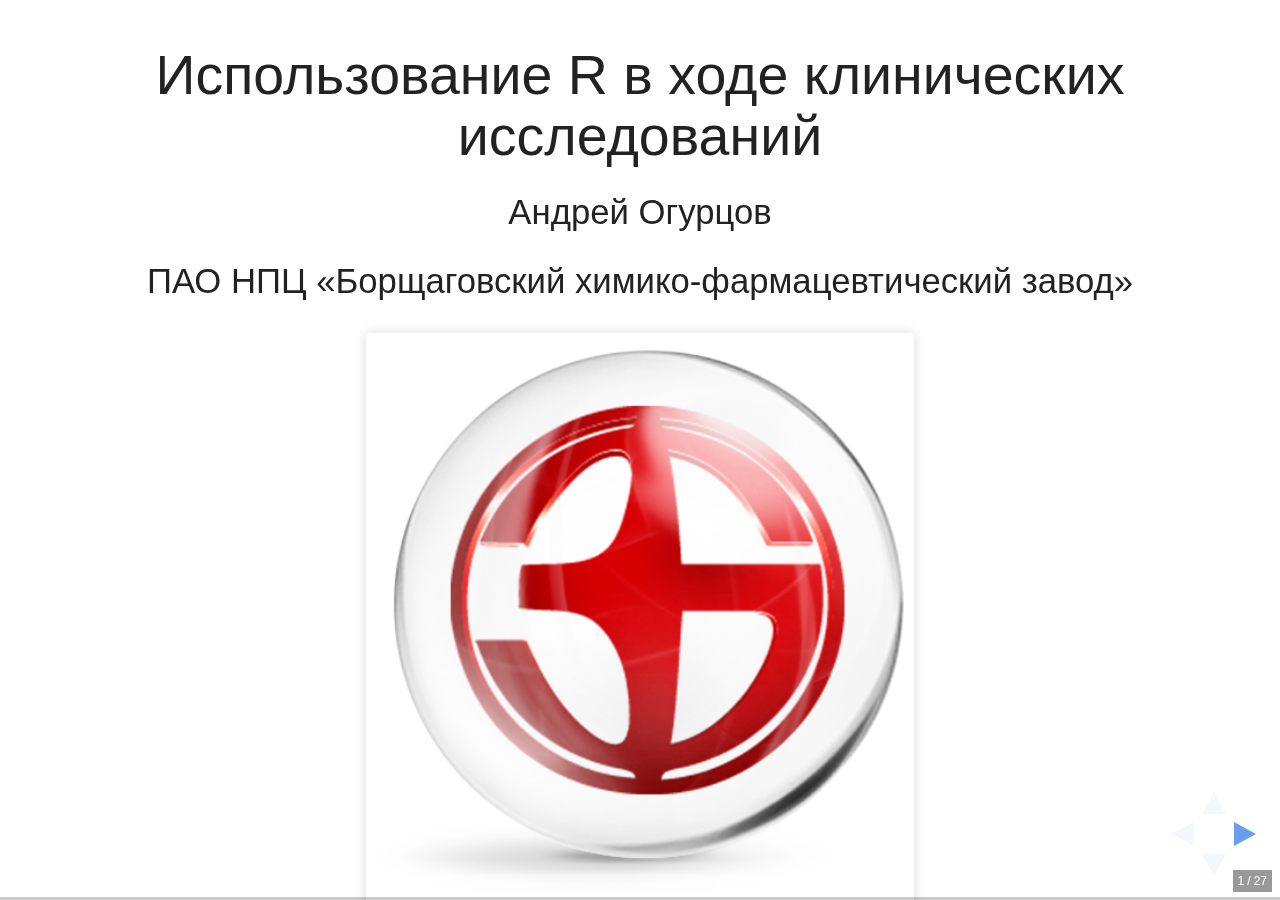
<file: r_trials.html>
<!DOCTYPE html>
<html>
<head>
  <meta charset="utf-8">
  <meta name="generator" content="pandoc">
  <title></title>
  <meta name="apple-mobile-web-app-capable" content="yes">
  <meta name="apple-mobile-web-app-status-bar-style" content="black-translucent">
  <meta name="viewport" content="width=device-width, initial-scale=1.0, maximum-scale=1.0, user-scalable=no, minimal-ui">
  <link rel="stylesheet" href="r_trials_files/reveal.js-3.3.0/css/reveal.css"/>


<style type="text/css">
div.sourceCode { overflow-x: auto; }
table.sourceCode, tr.sourceCode, td.lineNumbers, td.sourceCode {
  margin: 0; padding: 0; vertical-align: baseline; border: none; }
table.sourceCode { width: 100%; line-height: 100%; }
td.lineNumbers { text-align: right; padding-right: 4px; padding-left: 4px; color: #aaaaaa; border-right: 1px solid #aaaaaa; }
td.sourceCode { padding-left: 5px; }
code > span.kw { color: #007020; font-weight: bold; } /* Keyword */
code > span.dt { color: #902000; } /* DataType */
code > span.dv { color: #40a070; } /* DecVal */
code > span.bn { color: #40a070; } /* BaseN */
code > span.fl { color: #40a070; } /* Float */
code > span.ch { color: #4070a0; } /* Char */
code > span.st { color: #4070a0; } /* String */
code > span.co { color: #60a0b0; font-style: italic; } /* Comment */
code > span.ot { color: #007020; } /* Other */
code > span.al { color: #ff0000; font-weight: bold; } /* Alert */
code > span.fu { color: #06287e; } /* Function */
code > span.er { color: #ff0000; font-weight: bold; } /* Error */
code > span.wa { color: #60a0b0; font-weight: bold; font-style: italic; } /* Warning */
code > span.cn { color: #880000; } /* Constant */
code > span.sc { color: #4070a0; } /* SpecialChar */
code > span.vs { color: #4070a0; } /* VerbatimString */
code > span.ss { color: #bb6688; } /* SpecialString */
code > span.im { } /* Import */
code > span.va { color: #19177c; } /* Variable */
code > span.cf { color: #007020; font-weight: bold; } /* ControlFlow */
code > span.op { color: #666666; } /* Operator */
code > span.bu { } /* BuiltIn */
code > span.ex { } /* Extension */
code > span.pp { color: #bc7a00; } /* Preprocessor */
code > span.at { color: #7d9029; } /* Attribute */
code > span.do { color: #ba2121; font-style: italic; } /* Documentation */
code > span.an { color: #60a0b0; font-weight: bold; font-style: italic; } /* Annotation */
code > span.cv { color: #60a0b0; font-weight: bold; font-style: italic; } /* CommentVar */
code > span.in { color: #60a0b0; font-weight: bold; font-style: italic; } /* Information */
</style>

<link rel="stylesheet" href="r_trials_files/reveal.js-3.3.0/css/theme/simple.css" id="theme">


  <!-- some tweaks to reveal css -->
  <style type="text/css">
    .reveal h1 { font-size: 2.0em; }
    .reveal h2 { font-size: 1.5em;  }
    .reveal h3 { font-size: 1.25em;	}
    .reveal h4 { font-size: 1em;	}

    .reveal .slides>section,
    .reveal .slides>section>section {
      padding: 0px 0px;
    }



    .reveal table {
      border-width: 1px;
      border-spacing: 2px;
      border-style: dotted;
      border-color: gray;
      border-collapse: collapse;
      font-size: 0.7em;
    }

    .reveal table th {
      border-width: 1px;
      padding-left: 10px;
      padding-right: 25px;
      font-weight: bold;
      border-style: dotted;
      border-color: gray;
    }

    .reveal table td {
      border-width: 1px;
      padding-left: 10px;
      padding-right: 25px;
      border-style: dotted;
      border-color: gray;
    }

  </style>

    <style type="text/css">code{white-space: pre;}</style>

    <link rel="stylesheet" href="white-helv.css"/>
    <!-- Printing and PDF exports -->
    <script>
      var link = document.createElement( 'link' );
      link.rel = 'stylesheet';
      link.type = 'text/css';
      link.href = window.location.search.match( /print-pdf/gi ) ? 'r_trials_files/reveal.js-3.3.0/css/print/pdf.css' : 'r_trials_files/reveal.js-3.3.0/css/print/paper.css';
      document.getElementsByTagName( 'head' )[0].appendChild( link );
    </script>
    <!--[if lt IE 9]>
    <script src="r_trials_files/reveal.js-3.3.0/lib/js/html5shiv.js"></script>
    <![endif]-->

</head>
<body>
  <div class="reveal">
    <div class="slides">


<section id="-r----" class="slide level2">
<h1>Использование R в ходе клинических исследований</h1>
<p>Андрей Огурцов</p>
<p>ПАО НПЦ «Борщаговский химико-фармацевтический завод»</p>
<p><img src="pics/logo.png" alt="logo" /></p>
</section>
<section id="--" class="slide level2">
<h1>Особенности фармацевтической отрасли</h1>
<p>Законодательное регулирование:</p>
<ul>
<li><p>США - FDA</p></li>
<li><p>Европа - EMA, ICH</p></li>
<li><p>Украина - «Державний Експертний Центр МОЗ»</p></li>
</ul>
<p>Мы руководствуемся рекомендациями «International Council for Harmonisation of Technical Requirements for Pharmaceuticals for Human Use (ICH)».</p>
<p>Вопросы статистики и обработки данных рассмотрены в <em>E9 Statistical Principles for Clinical Trials</em> и <em>Guideline on the Investigation of Bioequivalence</em>.</p>
</section>
<section id="---" class="slide level2">
<h1>Особенности фармацевтической отрасли (продолжение)</h1>
<ul>
<li><p>Open Source-решения не запрещаются, но и не пропагандируются</p></li>
<li><p>FDA в 2012 г. официально <a href="http://blog.revolutionanalytics.com/2012/06/fda-r-ok.html">одобрило</a> использование R при условии воспроизводимости анализа и результатов</p></li>
<li><p>Коммерческое ПО (SAS, Stata, WinNonlin) по-прежнему преобладает</p></li>
</ul>
</section>
<section id="-r" class="slide level2">
<h1>Применение R</h1>
<ul>
<li><p>Задачи машинного обучения - редкость (<strong>xgboost</strong> не нужен)</p></li>
<li><p>Крайне важен этап планирования: расчет размера выборки, рандомизация, (суррогатные) конечные точки</p></li>
<li><p>Статистический анализ требует проверки предпосылок используемых критериев</p></li>
<li><p>Иногда нужны относительно экзотические критерии</p></li>
<li><p>Предпочтительнее использовать консервативные методы (например, поправка Бонферрони для борьбы с эффектом множественных сравнений)</p></li>
</ul>
</section>
<section id="--" class="slide level2">
<h1>Расчет размера выборки</h1>
<ul>
<li><p>Зависит от типа и целей исследования (неуступающая/превышающая эффективность, терапевтическая эквивалентность, биоэквивалентность), от конечных точек, от количества групп</p></li>
<li><p>В пакете <strong>TrialSize</strong> реализовано более 80 функций для расчетов</p></li>
<li><p>Но можно посчитать и вручную, в том числе с помощью бутстрепа (если есть данные пилотного исследования)</p></li>
<li><p>Лучше быть пессимистом и предусмотреть выбывание пациентов</p></li>
</ul>
</section>
<section id="--1" class="slide level2">
<h1>Пример расчета 1</h1>
<p>Cравнение двух средних арифметических в исследовании на неуступающую/превышающую эффективность (разность средних равна 5, стандартное отклонение равно 10):</p>
<p><span class="math display">\[n = \frac{2(z_{\alpha} + z_{\beta})^{2} \sigma^{2}}{ (\epsilon - \delta)^{2}}\]</span></p>
<div class="sourceCode"><pre class="sourceCode r"><code class="sourceCode r"><span class="kw">library</span>(TrialSize)
n &lt;-<span class="st"> </span><span class="kw">TwoSampleMean.NIS</span>(<span class="dt">alpha =</span> <span class="fl">0.025</span>, 
                       <span class="dt">beta =</span> <span class="fl">0.2</span>, 
                       <span class="dt">sigma =</span> <span class="dv">10</span>, 
                       <span class="dt">k =</span> <span class="dv">1</span>, 
                       <span class="dt">delta =</span> <span class="dv">0</span>, 
                       <span class="dt">margin =</span> <span class="dv">5</span>)
<span class="kw">ceiling</span>(n)</code></pre></div>
<pre><code>## [1] 63</code></pre>
<p>Предполагается нормальное распределение!</p>
</section>
<section id="--2" class="slide level2">
<h1>Пример расчета 2</h1>
<p>Для исследования биоэквивалентности:</p>
<p><span class="math display">\[n = \frac{(z_{\alpha} + z_{\beta /2})^{2} \sigma_{1,1}^{2}}{2 (\delta - \left | \epsilon  \right |)^{2}}\]</span></p>
<div class="sourceCode"><pre class="sourceCode r"><code class="sourceCode r">sampleSize &lt;-<span class="st"> </span>function(sigma, epsilon, pwr) {
    <span class="kw">ceiling</span>((<span class="kw">qnorm</span>(<span class="fl">0.05</span>, <span class="dt">lower.tail =</span> <span class="ot">FALSE</span>) +<span class="st"> </span>
<span class="st">            </span><span class="kw">qnorm</span>((<span class="dv">1</span> -<span class="st"> </span>pwr) /<span class="st"> </span><span class="dv">2</span>, <span class="dt">lower.tail =</span> <span class="ot">FALSE</span>))^<span class="dv">2</span> *
<span class="st">            </span>(sigma ^<span class="st"> </span><span class="dv">2</span>) /<span class="st"> </span>(<span class="dv">2</span> *<span class="st"> </span>(<span class="fl">0.223</span> -<span class="st"> </span>epsilon) ^<span class="st"> </span><span class="dv">2</span>))}
<span class="kw">sampleSize</span>(<span class="dt">sigma =</span> <span class="fl">0.28</span>, <span class="dt">epsilon =</span> <span class="fl">0.05</span>, <span class="dt">pwr =</span> <span class="fl">0.80</span>)</code></pre></div>
<pre><code>## [1] 12</code></pre>
<div class="sourceCode"><pre class="sourceCode r"><code class="sourceCode r">PowerTOST::<span class="kw">CVfromCI</span>(<span class="dt">lower =</span> <span class="fl">0.91</span>, <span class="dt">upper =</span> <span class="fl">1.15</span>, <span class="dt">n =</span> <span class="dv">21</span>, 
                    <span class="dt">design =</span> <span class="st">&quot;2x2&quot;</span>, <span class="dt">alpha =</span> <span class="fl">0.05</span>)</code></pre></div>
<pre><code>## [1] 0.2217306</code></pre>
</section>
<section id="bootstrap" class="slide level2">
<h1>Bootstrap</h1>
<div class="sourceCode"><pre class="sourceCode r"><code class="sourceCode r"><span class="kw">set.seed</span>(<span class="dv">100500</span>)
df &lt;-<span class="st"> </span><span class="kw">data.frame</span>(<span class="dt">group =</span> <span class="kw">rep</span>(<span class="kw">c</span>(<span class="st">&quot;plac&quot;</span>, <span class="st">&quot;treat&quot;</span>), <span class="dt">each=</span><span class="dv">10</span>),
                 <span class="dt">pressure =</span> <span class="kw">c</span>(<span class="kw">rnorm</span>(<span class="dv">10</span>, <span class="dv">140</span>, <span class="dv">20</span>) +<span class="st"> </span>
<span class="st">                                  </span><span class="kw">rnorm</span>(<span class="dv">10</span>, <span class="dv">150</span>, <span class="dv">30</span>), 
                              <span class="kw">rnorm</span>(<span class="dv">10</span>, <span class="dv">135</span>, <span class="dv">30</span>) +<span class="st"> </span>
<span class="st">                                  </span><span class="kw">rnorm</span>(<span class="dv">10</span>, <span class="dv">125</span>, <span class="dv">40</span>))/<span class="dv">2</span>)

<span class="kw">library</span>(purrr)
<span class="kw">library</span>(psych)
res &lt;-<span class="st"> </span><span class="kw">split</span>(df, df$group) %&gt;%<span class="st"> </span>
<span class="st">    </span><span class="kw">map</span>(~<span class="st"> </span><span class="kw">describe</span>(.$pressure)) %&gt;%<span class="st"> </span>
<span class="st">    </span><span class="kw">do.call</span>(rbind, .)</code></pre></div>
<table>
<thead>
<tr class="header">
<th style="text-align: left;"></th>
<th style="text-align: right;">n</th>
<th style="text-align: right;">mean</th>
<th style="text-align: right;">sd</th>
<th style="text-align: right;">median</th>
<th style="text-align: right;">trimmed</th>
<th style="text-align: right;">mad</th>
<th style="text-align: right;">min</th>
<th style="text-align: right;">max</th>
</tr>
</thead>
<tbody>
<tr class="odd">
<td style="text-align: left;">plac</td>
<td style="text-align: right;">10</td>
<td style="text-align: right;">141.3438</td>
<td style="text-align: right;">18.99318</td>
<td style="text-align: right;">141.3213</td>
<td style="text-align: right;">140.9249</td>
<td style="text-align: right;">21.88146</td>
<td style="text-align: right;">114.16147</td>
<td style="text-align: right;">171.8774</td>
</tr>
<tr class="even">
<td style="text-align: left;">treat</td>
<td style="text-align: right;">10</td>
<td style="text-align: right;">128.3154</td>
<td style="text-align: right;">16.66162</td>
<td style="text-align: right;">134.3372</td>
<td style="text-align: right;">128.9952</td>
<td style="text-align: right;">15.51537</td>
<td style="text-align: right;">99.62615</td>
<td style="text-align: right;">151.5669</td>
</tr>
</tbody>
</table>
</section>
<section id="bootstrap-1" class="slide level2">
<h1>Bootstrap</h1>
<div class="sourceCode"><pre class="sourceCode r"><code class="sourceCode r"><span class="kw">shapiro.test</span>(df[df$group ==<span class="st"> &quot;plac&quot;</span>, <span class="dv">2</span>])</code></pre></div>
<pre><code>## 
##  Shapiro-Wilk normality test
## 
## data:  df[df$group == &quot;plac&quot;, 2]
## W = 0.94746, p-value = 0.6386</code></pre>
<div class="sourceCode"><pre class="sourceCode r"><code class="sourceCode r">n &lt;-<span class="st"> </span><span class="kw">TwoSampleMean.NIS</span>(<span class="dt">alpha =</span> <span class="fl">0.025</span>, 
                       <span class="dt">beta =</span> <span class="fl">0.2</span>, 
                       <span class="dt">sigma =</span> 
                         <span class="kw">sqrt</span>(res$sd[<span class="dv">2</span>]^<span class="dv">2</span> +<span class="st"> </span>res$sd[<span class="dv">1</span>]^<span class="dv">2</span>), 
                       <span class="dt">k =</span> <span class="dv">1</span>, 
                       <span class="dt">delta =</span> <span class="dv">0</span>, 
                       <span class="dt">margin =</span> res$mean[<span class="dv">2</span>] -<span class="st"> </span>res$mean[<span class="dv">1</span>])
<span class="kw">ceiling</span>(n)</code></pre></div>
<pre><code>## [1] 60</code></pre>
</section>
<section id="bootstrap-2" class="slide level2">
<h1>Bootstrap</h1>
<div class="sourceCode"><pre class="sourceCode r"><code class="sourceCode r"><span class="kw">set.seed</span>(<span class="dv">500</span>)
new &lt;-<span class="st"> </span><span class="kw">data.frame</span>(<span class="dt">group =</span> <span class="kw">rep</span>(<span class="kw">c</span>(<span class="st">&quot;plac&quot;</span>, <span class="st">&quot;treat&quot;</span>), <span class="dt">each=</span><span class="dv">60</span>),
                  <span class="dt">pressure =</span> <span class="kw">c</span>(
                      <span class="kw">sample</span>(df[df$group ==<span class="st"> &quot;plac&quot;</span>, <span class="dv">2</span>], 
                             <span class="dv">60</span>, <span class="dt">replace =</span> <span class="ot">TRUE</span>), 
                      <span class="kw">sample</span>(df[df$group ==<span class="st"> &quot;treat&quot;</span>, <span class="dv">2</span>], 
                             <span class="dv">60</span>, <span class="dt">replace =</span> <span class="ot">TRUE</span>)))
<span class="kw">shapiro.test</span>(new[new$group ==<span class="st"> &quot;plac&quot;</span>, <span class="dv">2</span>])</code></pre></div>
<pre><code>## 
##  Shapiro-Wilk normality test
## 
## data:  new[new$group == &quot;plac&quot;, 2]
## W = 0.88508, p-value = 3.923e-05</code></pre>
</section>
<section id="bootstrap-3" class="slide level2">
<h1>Bootstrap</h1>
<div class="sourceCode"><pre class="sourceCode r"><code class="sourceCode r"><span class="kw">library</span>(broom)
<span class="kw">t.test</span>(pressure ~<span class="st"> </span>group, <span class="dt">data =</span> new) %&gt;%<span class="st"> </span>
<span class="st">    </span><span class="kw">tidy</span>() %&gt;%<span class="st"> </span><span class="kw">kable</span>()</code></pre></div>
<table>
<thead>
<tr class="header">
<th style="text-align: right;">estimate</th>
<th style="text-align: right;">estimate1</th>
<th style="text-align: right;">estimate2</th>
<th style="text-align: right;">statistic</th>
<th style="text-align: right;">p.value</th>
<th style="text-align: right;">parameter</th>
<th style="text-align: right;">conf.low</th>
<th style="text-align: right;">conf.high</th>
<th style="text-align: left;">method</th>
<th style="text-align: left;">alternative</th>
</tr>
</thead>
<tbody>
<tr class="odd">
<td style="text-align: right;">7.410289</td>
<td style="text-align: right;">139.1937</td>
<td style="text-align: right;">131.7834</td>
<td style="text-align: right;">2.371056</td>
<td style="text-align: right;">0.0194634</td>
<td style="text-align: right;">110.8365</td>
<td style="text-align: right;">1.217175</td>
<td style="text-align: right;">13.6034</td>
<td style="text-align: left;">Welch Two Sample t-test</td>
<td style="text-align: left;">two.sided</td>
</tr>
</tbody>
</table>
<div class="sourceCode"><pre class="sourceCode r"><code class="sourceCode r"><span class="kw">wilcox.test</span>(pressure ~<span class="st"> </span>group, <span class="dt">data =</span> new) %&gt;%<span class="st"> </span>
<span class="st">    </span><span class="kw">tidy</span>() %&gt;%<span class="st"> </span><span class="kw">kable</span>()</code></pre></div>
<table>
<thead>
<tr class="header">
<th style="text-align: right;">statistic</th>
<th style="text-align: right;">p.value</th>
<th style="text-align: left;">method</th>
<th style="text-align: left;">alternative</th>
</tr>
</thead>
<tbody>
<tr class="odd">
<td style="text-align: right;">2086</td>
<td style="text-align: right;">0.1331856</td>
<td style="text-align: left;">Wilcoxon rank sum test with continuity correction</td>
<td style="text-align: left;">two.sided</td>
</tr>
</tbody>
</table>
</section>
<section id="bootstrap-4" class="slide level2">
<h1>Bootstrap</h1>
<div class="sourceCode"><pre class="sourceCode r"><code class="sourceCode r">reps_expr &lt;-<span class="st"> </span><span class="kw">quote</span>(
    <span class="kw">data.frame</span>(<span class="dt">group =</span> <span class="kw">rep</span>(<span class="kw">c</span>(<span class="st">&quot;plac&quot;</span>, <span class="st">&quot;treat&quot;</span>), <span class="dt">each=</span><span class="dv">60</span>),
                  <span class="dt">pressure =</span> <span class="kw">c</span>(
                      <span class="kw">sample</span>(df[df$group ==<span class="st"> &quot;plac&quot;</span>, <span class="dv">2</span>], 
                             <span class="dv">60</span>, <span class="dt">replace =</span> <span class="ot">TRUE</span>), 
                      <span class="kw">sample</span>(df[df$group ==<span class="st"> &quot;treat&quot;</span>, <span class="dv">2</span>], 
                             <span class="dv">60</span>, <span class="dt">replace =</span> <span class="ot">TRUE</span>))))

reps &lt;-<span class="st"> </span><span class="kw">replicate</span>(<span class="dv">1000</span>, <span class="kw">eval</span>(reps_expr), <span class="dt">simplify =</span> <span class="ot">FALSE</span>)
p_vals &lt;-<span class="st"> </span><span class="kw">map_dbl</span>(
    reps, ~<span class="kw">wilcox.test</span>(pressure~group, <span class="dt">data =</span> .x)$p.value)
<span class="kw">mean</span>(p_vals &lt;<span class="st"> </span><span class="fl">0.05</span>)</code></pre></div>
<pre><code>## [1] 0.907</code></pre>
<div class="sourceCode"><pre class="sourceCode r"><code class="sourceCode r">p_vals &lt;-<span class="st"> </span><span class="kw">map_dbl</span>(
    reps, ~<span class="kw">t.test</span>(pressure~group, <span class="dt">data =</span> .x)$p.value)
<span class="kw">mean</span>(p_vals &lt;<span class="st"> </span><span class="fl">0.05</span>)</code></pre></div>
<pre><code>## [1] 0.992</code></pre>
</section>
<section id="-boot" class="slide level2">
<h1>Пакет boot</h1>
<div class="sourceCode"><pre class="sourceCode r"><code class="sourceCode r"><span class="kw">library</span>(boot)

medDif &lt;-<span class="st"> </span>function(data, indices) {
    d &lt;-<span class="st"> </span>data[indices, ] 
    res &lt;-<span class="st"> </span><span class="kw">median</span>(d[d$group ==<span class="st"> &quot;treat&quot;</span>, <span class="dv">2</span>]) -<span class="st"> </span>
<span class="st">           </span><span class="kw">median</span>(d[d$group ==<span class="st"> &quot;plac&quot;</span>, <span class="dv">2</span>])
    <span class="kw">return</span>(res)
}

results &lt;-<span class="st"> </span><span class="kw">boot</span>(<span class="dt">data =</span> new, 
                <span class="dt">statistic =</span> medDif, 
                <span class="dt">R =</span> <span class="dv">1000</span>,
                <span class="dt">strata =</span> new$group)</code></pre></div>
</section>
<section id="-boot-1" class="slide level2">
<h1>Пакет boot</h1>
<div class="sourceCode"><pre class="sourceCode r"><code class="sourceCode r"><span class="kw">plot</span>(results)</code></pre></div>
<p><img src="r_trials_files/figure-revealjs/unnamed-chunk-11-1.png" width="768" /></p>
<div class="sourceCode"><pre class="sourceCode r"><code class="sourceCode r"><span class="kw">boot.ci</span>(results, <span class="dt">type =</span> <span class="st">&quot;basic&quot;</span>)</code></pre></div>
<pre><code>## BOOTSTRAP CONFIDENCE INTERVAL CALCULATIONS
## Based on 1000 bootstrap replicates
## 
## CALL : 
## boot.ci(boot.out = results, type = &quot;basic&quot;)
## 
## Intervals : 
## Level      Basic         
## 95%   ( 4.190, 28.967 )  
## Calculations and Intervals on Original Scale</code></pre>
</section>
<section id="-boot-2" class="slide level2">
<h1>Пакет boot</h1>
<div class="sourceCode"><pre class="sourceCode r"><code class="sourceCode r"><span class="kw">boot.ci</span>(results, <span class="dt">type =</span> <span class="st">&quot;basic&quot;</span>)</code></pre></div>
<pre><code>## BOOTSTRAP CONFIDENCE INTERVAL CALCULATIONS
## Based on 1000 bootstrap replicates
## 
## CALL : 
## boot.ci(boot.out = results, type = &quot;basic&quot;)
## 
## Intervals : 
## Level      Basic         
## 95%   ( 4.190, 28.967 )  
## Calculations and Intervals on Original Scale</code></pre>
</section>
<section class="slide level2">
<h1>Рандомизация</h1>
<p>Рандомизация - случайное распределение субъектов в группы для минимизации систематической погрешности.</p>
<div class="sourceCode"><pre class="sourceCode r"><code class="sourceCode r"><span class="kw">library</span>(blockrand)

rand &lt;-<span class="st"> </span><span class="kw">blockrand</span>(<span class="dt">n =</span> <span class="dv">240</span>, 
                  <span class="dt">num.levels =</span> <span class="dv">3</span>, 
                  <span class="dt">levels =</span> <span class="kw">c</span>(<span class="st">&quot;A&quot;</span>, <span class="st">&quot;B&quot;</span>, <span class="st">&quot;P&quot;</span>),
                  <span class="dt">block.sizes =</span> <span class="kw">rep</span>(<span class="dv">10</span>, <span class="dv">8</span>))</code></pre></div>
<table>
<thead>
<tr class="header">
<th style="text-align: right;">id</th>
<th style="text-align: left;">block.id</th>
<th style="text-align: right;">block.size</th>
<th style="text-align: left;">treatment</th>
</tr>
</thead>
<tbody>
<tr class="odd">
<td style="text-align: right;">1</td>
<td style="text-align: left;">1</td>
<td style="text-align: right;">30</td>
<td style="text-align: left;">A</td>
</tr>
<tr class="even">
<td style="text-align: right;">2</td>
<td style="text-align: left;">1</td>
<td style="text-align: right;">30</td>
<td style="text-align: left;">B</td>
</tr>
<tr class="odd">
<td style="text-align: right;">3</td>
<td style="text-align: left;">1</td>
<td style="text-align: right;">30</td>
<td style="text-align: left;">B</td>
</tr>
<tr class="even">
<td style="text-align: right;">4</td>
<td style="text-align: left;">1</td>
<td style="text-align: right;">30</td>
<td style="text-align: left;">B</td>
</tr>
<tr class="odd">
<td style="text-align: right;">5</td>
<td style="text-align: left;">1</td>
<td style="text-align: right;">30</td>
<td style="text-align: left;">A</td>
</tr>
<tr class="even">
<td style="text-align: right;">6</td>
<td style="text-align: left;">1</td>
<td style="text-align: right;">30</td>
<td style="text-align: left;">B</td>
</tr>
</tbody>
</table>
</section>
<section id="-" class="slide level2">
<h1>Схема рандомизации</h1>
<div class="sourceCode"><pre class="sourceCode r"><code class="sourceCode r">rand_txt &lt;-<span class="st"> </span><span class="kw">list</span>(<span class="dt">text =</span> <span class="kw">c</span>(<span class="st">&quot;Study code XXXXX&quot;</span>, 
                          <span class="st">&quot;Patient: %ID%&quot;</span> , 
                          <span class="st">&quot;Treatment: %TREAT%&quot;</span>),
                          <span class="dt">col =</span> <span class="kw">c</span>(<span class="st">&quot;black&quot;</span>,<span class="st">&quot;black&quot;</span>,<span class="st">&quot;red&quot;</span>),
                          <span class="dt">font =</span> <span class="kw">c</span>(<span class="dv">1</span>, <span class="dv">1</span>, <span class="dv">4</span>))
<span class="kw">plotblockrand</span>(rand, <span class="st">&quot;rand.pdf&quot;</span>,
              <span class="dt">top =</span> rand_txt,
              <span class="dt">middle =</span> <span class="st">&quot;SPONSOR&quot;</span>,
              <span class="dt">bottom =</span> <span class="st">&quot;Phone: +380100500&quot;</span>,
              <span class="dt">cut.marks =</span> <span class="ot">TRUE</span>, <span class="dt">nrow =</span> <span class="dv">4</span>, <span class="dt">ncol =</span> <span class="dv">4</span>)</code></pre></div>
<p><img src="pics/pic1.jpg" alt="pic1" /></p>
</section>
<section id="-" class="slide level2">
<h1>Исследование биоэквивалентности</h1>
<ul>
<li><p>Сравниваются фармакокинетические параметры тестового (T) и референтного (R) препаратов</p></li>
<li><p>Перекрестный дизайн: 2 препарата, 2 периода, 2 последовательности (2х2х2)</p></li>
<li><p>Критерий эквивалентности: 90% доверительный интервал для <em>отношений средних геометрических</em> C<sub>max</sub> и AUC<sub>0-t</sub> находится в пределах 0.8000–1.2500 (80.00–125.00%)</p></li>
</ul>
<p><img src="pics/pic2.jpg" alt="pic1" /></p>
</section>
<section id="--" class="slide level2">
<h1>Данные для анализа</h1>
<div class="sourceCode"><pre class="sourceCode r"><code class="sourceCode r">data &lt;-<span class="st"> </span><span class="kw">read.table</span>(<span class="st">&quot;testdata.txt&quot;</span>, <span class="dt">sep =</span> <span class="st">&quot;</span><span class="ch">\t</span><span class="st">&quot;</span>, 
                   <span class="dt">dec =</span> <span class="st">&quot;,&quot;</span>, <span class="dt">header =</span> <span class="ot">TRUE</span>)
<span class="kw">kable</span>(<span class="kw">head</span>(data))</code></pre></div>
<table>
<thead>
<tr class="header">
<th style="text-align: right;">subj</th>
<th style="text-align: right;">seq</th>
<th style="text-align: right;">prd</th>
<th style="text-align: left;">drug</th>
<th style="text-align: right;">time</th>
<th style="text-align: right;">conc</th>
</tr>
</thead>
<tbody>
<tr class="odd">
<td style="text-align: right;">1</td>
<td style="text-align: right;">2</td>
<td style="text-align: right;">2</td>
<td style="text-align: left;">R</td>
<td style="text-align: right;">0.00</td>
<td style="text-align: right;">0.0</td>
</tr>
<tr class="even">
<td style="text-align: right;">1</td>
<td style="text-align: right;">2</td>
<td style="text-align: right;">2</td>
<td style="text-align: left;">R</td>
<td style="text-align: right;">0.25</td>
<td style="text-align: right;">36.1</td>
</tr>
<tr class="odd">
<td style="text-align: right;">1</td>
<td style="text-align: right;">2</td>
<td style="text-align: right;">2</td>
<td style="text-align: left;">R</td>
<td style="text-align: right;">0.50</td>
<td style="text-align: right;">125.0</td>
</tr>
<tr class="even">
<td style="text-align: right;">1</td>
<td style="text-align: right;">2</td>
<td style="text-align: right;">2</td>
<td style="text-align: left;">R</td>
<td style="text-align: right;">0.75</td>
<td style="text-align: right;">567.0</td>
</tr>
<tr class="odd">
<td style="text-align: right;">1</td>
<td style="text-align: right;">2</td>
<td style="text-align: right;">2</td>
<td style="text-align: left;">R</td>
<td style="text-align: right;">1.00</td>
<td style="text-align: right;">932.0</td>
</tr>
<tr class="even">
<td style="text-align: right;">1</td>
<td style="text-align: right;">2</td>
<td style="text-align: right;">2</td>
<td style="text-align: left;">R</td>
<td style="text-align: right;">1.50</td>
<td style="text-align: right;">1343.0</td>
</tr>
</tbody>
</table>
<p>AUC<sub>0-t</sub> вычисляется методом трапеций, все фармакокинетические параметры перед анализом логарифмируются.</p>
</section>
<section id="-auc0-t" class="slide level2">
<h1>Расчет AUC<sub>0-t</sub></h1>
<div class="sourceCode"><pre class="sourceCode r"><code class="sourceCode r">aucCalc &lt;-<span class="st"> </span>function(conc, time) {
    auc &lt;-<span class="st"> </span><span class="kw">numeric</span>(<span class="kw">length</span>(time)-<span class="dv">1</span>) 
    for (i in <span class="dv">2</span>:<span class="kw">length</span>(time)) {
        auc[i<span class="dv">-1</span>] &lt;-<span class="st"> </span><span class="fl">0.5</span> *<span class="st"> </span>(conc[i] +<span class="st"> </span>conc[i -<span class="st"> </span><span class="dv">1</span>]) *<span class="st"> </span>
<span class="st">                          </span>(time[i] -<span class="st"> </span>time[i -<span class="st"> </span><span class="dv">1</span>])
    }
    <span class="kw">return</span>(<span class="kw">sum</span>(auc, <span class="dt">na.rm =</span> <span class="ot">TRUE</span>))
}</code></pre></div>
</section>
<section class="slide level2">
<h1>Визуализация</h1>
<p><img src="r_trials_files/figure-revealjs/unnamed-chunk-20-1.png" width="768" /></p>
</section>
<section id="--" class="slide level2">
<h1>Смешанная линейная модель</h1>
<p>Линейная модель с фиксированными и случайными эффектами имеет вид</p>
<p><span class="math display">\[ y = X \beta + Zb + \epsilon\]</span></p>
<p>Реализация в R - пакет <strong>nlme</strong>, функция <code>lme()</code>:</p>
<div class="sourceCode"><pre class="sourceCode r"><code class="sourceCode r"><span class="kw">library</span>(nlme)
results &lt;-<span class="st"> </span>data[data$time ==<span class="st"> </span><span class="dv">0</span>, <span class="kw">c</span>(<span class="dv">1</span>:<span class="dv">4</span>)]
results$Cmax &lt;-<span class="st"> </span><span class="kw">tapply</span>(data$conc, data$subj2, 
                       max, <span class="dt">na.rm =</span> <span class="ot">TRUE</span>)
results$Cmax &lt;-<span class="st"> </span><span class="kw">as.numeric</span>(results$Cmax)
results$auc &lt;-<span class="st"> </span><span class="kw">tapply</span>(data$conc, data$subj2, 
                      aucCalc, <span class="dt">time =</span> <span class="kw">unique</span>(data$time)) 
results$auc &lt;-<span class="st"> </span><span class="kw">as.numeric</span>(results$auc)

model_Cmax &lt;-<span class="st"> </span><span class="kw">lme</span>(<span class="kw">log</span>(Cmax) ~<span class="st"> </span>drug +<span class="st"> </span>prd +<span class="st"> </span>seq, 
                  <span class="dt">random =</span> ~<span class="dv">1</span>|subj, results)
model_auc &lt;-<span class="st"> </span><span class="kw">lme</span>(<span class="kw">log</span>(auc) ~<span class="st"> </span>drug +<span class="st"> </span>prd+<span class="st"> </span>seq, 
                 <span class="dt">random =</span> ~<span class="dv">1</span>|subj, results)</code></pre></div>
</section>
<section id="--" class="slide level2">
<h1>Расчет доверительных интервалов</h1>
<div class="sourceCode"><pre class="sourceCode r"><code class="sourceCode r">ci.Cmax &lt;-<span class="st"> </span><span class="kw">intervals</span>(model_Cmax, <span class="dt">level =</span> <span class="fl">0.9</span>, 
                     <span class="dt">which =</span> <span class="st">&quot;fixed&quot;</span>)
ci.auc &lt;-<span class="st"> </span><span class="kw">intervals</span>(model_auc, <span class="dt">level =</span> <span class="fl">0.9</span>, 
                    <span class="dt">which =</span> <span class="st">&quot;fixed&quot;</span>)
ci1 &lt;-<span class="st"> </span><span class="kw">exp</span>(ci.Cmax$fixed[<span class="dv">2</span>, ]) *<span class="st"> </span><span class="dv">100</span>
ci2 &lt;-<span class="st"> </span><span class="kw">exp</span>(ci.auc$fixed[<span class="dv">2</span>, ]) *<span class="st"> </span><span class="dv">100</span>
ci1_2 &lt;-<span class="st"> </span><span class="kw">rbind</span>(ci1, ci2)
<span class="kw">colnames</span>(ci1_2) &lt;-<span class="st"> </span><span class="kw">c</span>(<span class="st">&quot;Нижняя граница 90% ДИ, %&quot;</span>, 
                     <span class="st">&quot;Соотношение T/R, %&quot;</span>,
                     <span class="st">&quot;Верхняя граница 90% ДИ, %&quot;</span>)
<span class="kw">rownames</span>(ci1_2) &lt;-<span class="st"> </span><span class="kw">c</span>(<span class="st">&quot;Cmax&quot;</span>, <span class="st">&quot;AUC(0-t)&quot;</span>)
<span class="kw">kable</span>(ci1_2)</code></pre></div>
<table>
<thead>
<tr class="header">
<th style="text-align: left;"></th>
<th style="text-align: right;">Нижняя граница 90% ДИ, %</th>
<th style="text-align: right;">Соотношение T/R, %</th>
<th style="text-align: right;">Верхняя граница 90% ДИ, %</th>
</tr>
</thead>
<tbody>
<tr class="odd">
<td style="text-align: left;">Cmax</td>
<td style="text-align: right;">97.58596</td>
<td style="text-align: right;">106.23189</td>
<td style="text-align: right;">115.6438</td>
</tr>
<tr class="even">
<td style="text-align: left;">AUC(0-t)</td>
<td style="text-align: right;">78.80980</td>
<td style="text-align: right;">98.12902</td>
<td style="text-align: right;">122.1841</td>
</tr>
</tbody>
</table>
<p>Реализация в виде <strong>shiny</strong>-приложения: <a href="http://statist.shinyapps.io/bioeq" class="uri">http://statist.shinyapps.io/bioeq</a></p>
</section>
<section id="-bear" class="slide level2">
<h1>Пакет bear</h1>
<p><a href="http://pkpd.kmu.edu.tw/bear/" class="uri">http://pkpd.kmu.edu.tw/bear/</a></p>
<p><img src="pics/bear.JPG" alt="bear" /></p>
</section>
<section class="slide level2">
<h1>Инструкция</h1>
<p><img src="pics/bear_setup.png" alt="bear_setup" /></p>
</section>
<section class="slide level2">
<h1>Настройки</h1>
<p><img src="pics/bb.JPG" alt="bb" /></p>
</section>
<section id="--" class="slide level2">
<h1>Спасибо за внимание!</h1>
<p>Презентация создана при помощи <strong>revealjs</strong></p>
<p><a href="https://github.com/statist-bhfz/user_group_kiev" class="uri">https://github.com/statist-bhfz/user_group_kiev</a></p>
</section>
    </div>
  </div>

  <script src="r_trials_files/reveal.js-3.3.0/lib/js/head.min.js"></script>
  <script src="r_trials_files/reveal.js-3.3.0/js/reveal.js"></script>

  <script>

      // Full list of configuration options available at:
      // https://github.com/hakimel/reveal.js#configuration
      Reveal.initialize({
        // Display the page number of the current slide
        slideNumber: 'c/t',
        // Push each slide change to the browser history
        history: true,
        // Vertical centering of slides
        center: false,
        // Transition style
        transition: 'slide', // none/fade/slide/convex/concave/zoom
        // Transition style for full page slide backgrounds
        backgroundTransition: 'default', // none/fade/slide/convex/concave/zoom

        // Optional reveal.js plugins
        dependencies: [
        ]
      });
    </script>
  <!-- dynamically load mathjax for compatibility with self-contained -->
  <script>
    (function () {
      var script = document.createElement("script");
      script.type = "text/javascript";
      script.src  = "https://cdn.mathjax.org/mathjax/latest/MathJax.js?config=TeX-AMS-MML_HTMLorMML";
      document.getElementsByTagName("head")[0].appendChild(script);
    })();
  </script>

<script>
  (function() {
    if (window.jQuery) {
      Reveal.addEventListener( 'slidechanged', function(event) {  
        window.jQuery(event.previousSlide).trigger('hidden');
        window.jQuery(event.currentSlide).trigger('shown');
      });
    }
  })();
</script>


  </body>
</html>
</file>
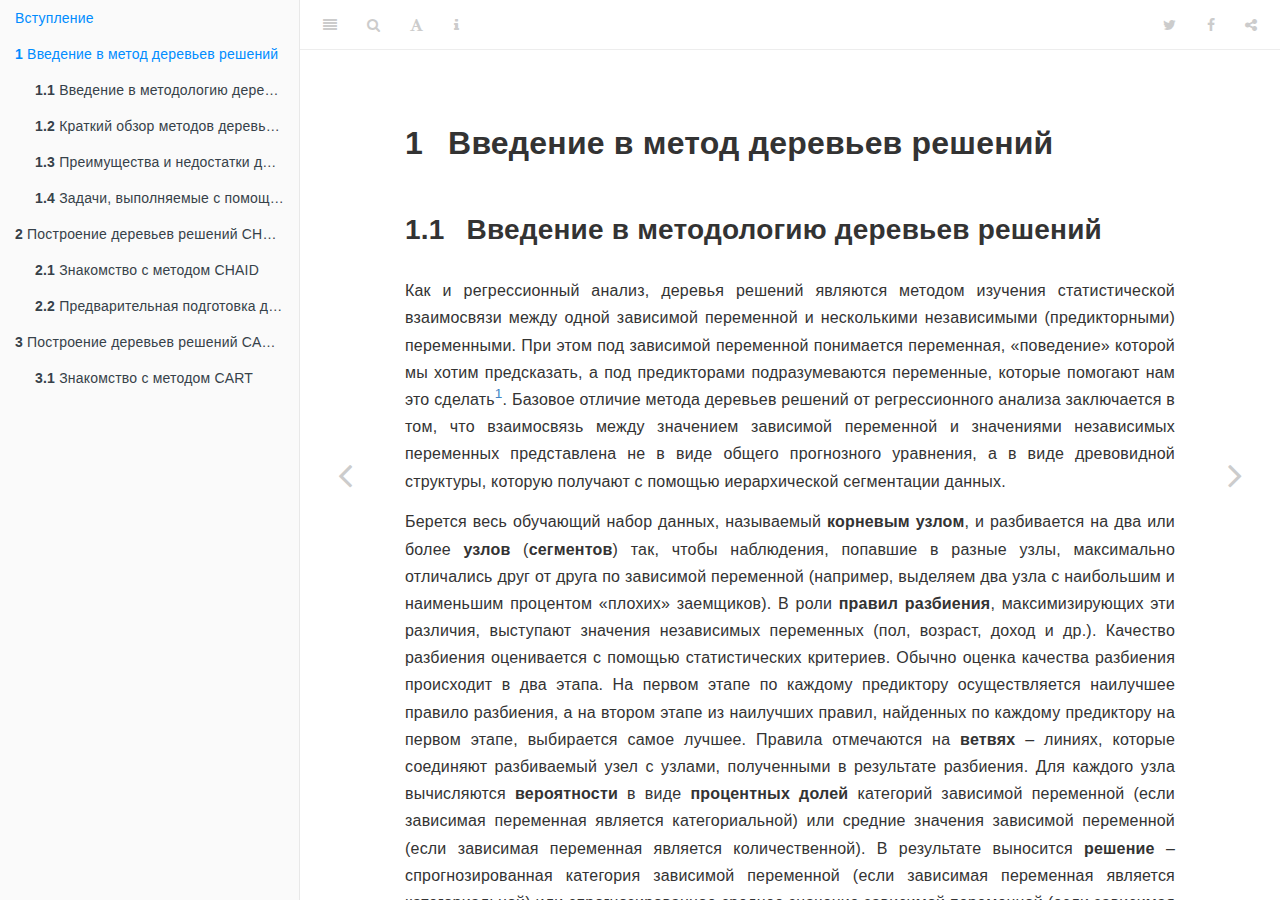
<file: _book/ch1.html>
<!DOCTYPE html>
<html lang="" xml:lang="">
<head>

  <meta charset="utf-8" />
  <meta http-equiv="X-UA-Compatible" content="IE=edge" />
  <title>1 Введение в метод деревьев решений | Деревянные алгоритмы в R и Python</title>
  <meta name="description" content="1 Введение в метод деревьев решений | Деревянные алгоритмы в R и Python." />
  <meta name="generator" content="bookdown 0.20 and GitBook 2.6.7" />

  <meta property="og:title" content="1 Введение в метод деревьев решений | Деревянные алгоритмы в R и Python" />
  <meta property="og:type" content="book" />
  
  
  <meta property="og:description" content="1 Введение в метод деревьев решений | Деревянные алгоритмы в R и Python." />
  

  <meta name="twitter:card" content="summary" />
  <meta name="twitter:title" content="1 Введение в метод деревьев решений | Деревянные алгоритмы в R и Python" />
  
  <meta name="twitter:description" content="1 Введение в метод деревьев решений | Деревянные алгоритмы в R и Python." />
  

<meta name="author" content="Артем Груздев, Андрей Огурцов" />


<meta name="date" content="2020-07-31" />

  <meta name="viewport" content="width=device-width, initial-scale=1" />
  <meta name="apple-mobile-web-app-capable" content="yes" />
  <meta name="apple-mobile-web-app-status-bar-style" content="black" />
  
  
<link rel="prev" href="index.html"/>
<link rel="next" href="ch2.html"/>
<script src="libs/header-attrs-2.3/header-attrs.js"></script>
<script src="libs/jquery-2.2.3/jquery.min.js"></script>
<link href="libs/gitbook-2.6.7/css/style.css" rel="stylesheet" />
<link href="libs/gitbook-2.6.7/css/plugin-table.css" rel="stylesheet" />
<link href="libs/gitbook-2.6.7/css/plugin-bookdown.css" rel="stylesheet" />
<link href="libs/gitbook-2.6.7/css/plugin-highlight.css" rel="stylesheet" />
<link href="libs/gitbook-2.6.7/css/plugin-search.css" rel="stylesheet" />
<link href="libs/gitbook-2.6.7/css/plugin-fontsettings.css" rel="stylesheet" />
<link href="libs/gitbook-2.6.7/css/plugin-clipboard.css" rel="stylesheet" />









<script src="libs/accessible-code-block-0.0.1/empty-anchor.js"></script>


<style type="text/css">
pre > code.sourceCode { white-space: pre; position: relative; }
pre > code.sourceCode > span { display: inline-block; line-height: 1.25; }
pre > code.sourceCode > span:empty { height: 1.2em; }
code.sourceCode > span { color: inherit; text-decoration: inherit; }
pre.sourceCode { margin: 0; }
@media screen {
div.sourceCode { overflow: auto; }
}
@media print {
pre > code.sourceCode { white-space: pre-wrap; }
pre > code.sourceCode > span { text-indent: -5em; padding-left: 5em; }
}
pre.numberSource code
  { counter-reset: source-line 0; }
pre.numberSource code > span
  { position: relative; left: -4em; counter-increment: source-line; }
pre.numberSource code > span > a:first-child::before
  { content: counter(source-line);
    position: relative; left: -1em; text-align: right; vertical-align: baseline;
    border: none; display: inline-block;
    -webkit-touch-callout: none; -webkit-user-select: none;
    -khtml-user-select: none; -moz-user-select: none;
    -ms-user-select: none; user-select: none;
    padding: 0 4px; width: 4em;
    color: #aaaaaa;
  }
pre.numberSource { margin-left: 3em; border-left: 1px solid #aaaaaa;  padding-left: 4px; }
div.sourceCode
  {   }
@media screen {
pre > code.sourceCode > span > a:first-child::before { text-decoration: underline; }
}
code span.al { color: #ff0000; font-weight: bold; } /* Alert */
code span.an { color: #60a0b0; font-weight: bold; font-style: italic; } /* Annotation */
code span.at { color: #7d9029; } /* Attribute */
code span.bn { color: #40a070; } /* BaseN */
code span.bu { } /* BuiltIn */
code span.cf { color: #007020; font-weight: bold; } /* ControlFlow */
code span.ch { color: #4070a0; } /* Char */
code span.cn { color: #880000; } /* Constant */
code span.co { color: #60a0b0; font-style: italic; } /* Comment */
code span.cv { color: #60a0b0; font-weight: bold; font-style: italic; } /* CommentVar */
code span.do { color: #ba2121; font-style: italic; } /* Documentation */
code span.dt { color: #902000; } /* DataType */
code span.dv { color: #40a070; } /* DecVal */
code span.er { color: #ff0000; font-weight: bold; } /* Error */
code span.ex { } /* Extension */
code span.fl { color: #40a070; } /* Float */
code span.fu { color: #06287e; } /* Function */
code span.im { } /* Import */
code span.in { color: #60a0b0; font-weight: bold; font-style: italic; } /* Information */
code span.kw { color: #007020; font-weight: bold; } /* Keyword */
code span.op { color: #666666; } /* Operator */
code span.ot { color: #007020; } /* Other */
code span.pp { color: #bc7a00; } /* Preprocessor */
code span.sc { color: #4070a0; } /* SpecialChar */
code span.ss { color: #bb6688; } /* SpecialString */
code span.st { color: #4070a0; } /* String */
code span.va { color: #19177c; } /* Variable */
code span.vs { color: #4070a0; } /* VerbatimString */
code span.wa { color: #60a0b0; font-weight: bold; font-style: italic; } /* Warning */
</style>

</head>

<body>



  <div class="book without-animation with-summary font-size-2 font-family-1" data-basepath=".">

    <div class="book-summary">
      <nav role="navigation">

<ul class="summary">
<li class="chapter" data-level="" data-path="index.html"><a href="index.html"><i class="fa fa-check"></i>Вступление</a></li>
<li class="chapter" data-level="1" data-path="ch1.html"><a href="ch1.html"><i class="fa fa-check"></i><b>1</b> Введение в метод деревьев решений</a>
<ul>
<li class="chapter" data-level="1.1" data-path="ch1.html"><a href="ch1.html#ch1.1"><i class="fa fa-check"></i><b>1.1</b> Введение в методологию деревьев решений</a></li>
<li class="chapter" data-level="1.2" data-path="ch1.html"><a href="ch1.html#ch1.2"><i class="fa fa-check"></i><b>1.2</b> Краткий обзор методов деревьев решений CHAID и CART</a></li>
<li class="chapter" data-level="1.3" data-path="ch1.html"><a href="ch1.html#ch1.3"><i class="fa fa-check"></i><b>1.3</b> Преимущества и недостатки деревьев решений</a></li>
<li class="chapter" data-level="1.4" data-path="ch1.html"><a href="ch1.html#ch1.4"><i class="fa fa-check"></i><b>1.4</b> Задачи, выполняемые с помощью деревьев решений</a></li>
</ul></li>
<li class="chapter" data-level="2" data-path="ch2.html"><a href="ch2.html"><i class="fa fa-check"></i><b>2</b> Построение деревьев решений CHAID с помощью пакета R CHAID</a>
<ul>
<li class="chapter" data-level="2.1" data-path="ch2.html"><a href="ch2.html#ch2.1"><i class="fa fa-check"></i><b>2.1</b> Знакомство с методом CHAID</a>
<ul>
<li class="chapter" data-level="2.1.1" data-path="ch2.html"><a href="ch2.html#ch2.1.1"><i class="fa fa-check"></i><b>2.1.1</b> Описание алгоритма</a></li>
<li class="chapter" data-level="2.1.2" data-path="ch2.html"><a href="ch2.html#ch2.1.2"><i class="fa fa-check"></i><b>2.1.2</b> Немного о критерии хи-квадрат</a></li>
<li class="chapter" data-level="2.1.3" data-path="ch2.html"><a href="ch2.html#ch2.1.3"><i class="fa fa-check"></i><b>2.1.3</b> Немного об F-критерии</a></li>
<li class="chapter" data-level="2.1.4" data-path="ch2.html"><a href="ch2.html#ch2.1.4"><i class="fa fa-check"></i><b>2.1.4</b> Способы объединения категорий предикторов</a></li>
<li class="chapter" data-level="2.1.5" data-path="ch2.html"><a href="ch2.html#ch2.1.5"><i class="fa fa-check"></i><b>2.1.5</b> Поправка Бонферрони</a></li>
<li class="chapter" data-level="2.1.6" data-path="ch2.html"><a href="ch2.html#ch2.1.6"><i class="fa fa-check"></i><b>2.1.6</b> XCHAID</a></li>
<li class="chapter" data-level="2.1.7" data-path="ch2.html"><a href="ch2.html#ch2.1.7"><i class="fa fa-check"></i><b>2.1.7</b> Иллюстрация работы CHAID на конкретном примере</a></li>
</ul></li>
<li class="chapter" data-level="2.2" data-path="ch2.html"><a href="ch2.html#ch2.2"><i class="fa fa-check"></i><b>2.2</b> Предварительная подготовка данных перед построением модели дерева CHAID</a>
<ul>
<li class="chapter" data-level="2.2.1" data-path="ch2.html"><a href="ch2.html#ch2.2.1"><i class="fa fa-check"></i><b>2.2.1</b> Загрузка данных</a></li>
</ul></li>
</ul></li>
<li class="chapter" data-level="3" data-path="ch3.html"><a href="ch3.html"><i class="fa fa-check"></i><b>3</b> Построение деревьев решений CART с помощью пакета R rpart</a>
<ul>
<li class="chapter" data-level="3.1" data-path="ch3.html"><a href="ch3.html#ch3.1"><i class="fa fa-check"></i><b>3.1</b> Знакомство с методом CART</a>
<ul>
<li class="chapter" data-level="3.1.1" data-path="ch3.html"><a href="ch3.html#ch3.1.1"><i class="fa fa-check"></i><b>3.1.1</b> Описание алгоритма</a></li>
<li class="chapter" data-level="3.1.2" data-path="ch3.html"><a href="ch3.html#ch3.1.2"><i class="fa fa-check"></i><b>3.1.2</b> Неоднородность</a></li>
<li class="chapter" data-level="3.1.3" data-path="ch3.html"><a href="ch3.html#ch3.1.3"><i class="fa fa-check"></i><b>3.1.3</b> Метод отсечения ветвей на основе меры стоимости-сложности с перекрестной проверкой</a></li>
<li class="chapter" data-level="3.1.4" data-path="ch3.html"><a href="ch3.html#ch3.1.4"><i class="fa fa-check"></i><b>3.1.4</b> Обработка пропущенных значений</a></li>
<li class="chapter" data-level="3.1.5" data-path="ch3.html"><a href="ch3.html#ch3.1.5"><i class="fa fa-check"></i><b>3.1.5</b> Иллюстрация работы метода CART на конкретных примерах</a></li>
</ul></li>
</ul></li>
</ul>

      </nav>
    </div>

    <div class="book-body">
      <div class="body-inner">
        <div class="book-header" role="navigation">
          <h1>
            <i class="fa fa-circle-o-notch fa-spin"></i><a href="./">Деревянные алгоритмы в R и Python</a>
          </h1>
        </div>

        <div class="page-wrapper" tabindex="-1" role="main">
          <div class="page-inner">

            <section class="normal" id="section-">
<div id="ch1" class="section level1" number="1" style="text-align: justify">
<h1><span class="header-section-number">1</span> Введение в метод деревьев решений</h1>
<div id="ch1.1" class="section level2" number="1.1">
<h2><span class="header-section-number">1.1</span> Введение в методологию деревьев решений</h2>
<p>Как и регрессионный анализ, деревья решений являются методом изучения статистической взаимосвязи между одной зависимой переменной и несколькими независимыми (предикторными) переменными. При этом под зависимой переменной понимается переменная, «поведение» которой мы хотим предсказать, а под предикторами подразумеваются переменные, которые помогают нам это сделать<a href="#fn1" class="footnote-ref" id="fnref1"><sup>1</sup></a>. Базовое отличие метода деревьев решений от регрессионного анализа заключается в том, что взаимосвязь между значением зависимой переменной и значениями независимых переменных представлена не в виде общего прогнозного уравнения, а в виде древовидной структуры, которую получают с помощью иерархической сегментации данных.</p>
<p>Берется весь обучающий набор данных, называемый <strong>корневым узлом</strong>, и разбивается на два или более <strong>узлов</strong> (<strong>сегментов</strong>) так, чтобы наблюдения, попавшие в разные узлы, максимально отличались друг от друга по зависимой переменной (например, выделяем два узла с наибольшим и наименьшим процентом «плохих» заемщиков). В роли <strong>правил разбиения</strong>, максимизирующих эти различия, выступают значения независимых переменных (пол, возраст, доход и др.). Качество разбиения оценивается с помощью статистических критериев. Обычно оценка качества разбиения происходит в два этапа. На первом этапе по каждому предиктору осуществляется наилучшее правило разбиения, а на втором этапе из наилучших правил, найденных по каждому предиктору на первом этапе, выбирается самое лучшее. Правила отмечаются на <strong>ветвях</strong> – линиях, которые соединяют разбиваемый узел с узлами, полученными в результате разбиения. Для каждого узла вычисляются <strong>вероятности</strong> в виде <strong>процентных долей</strong> категорий зависимой переменной (если зависимая переменная является категориальной) или средние значения зависимой переменной (если зависимая переменная является количественной). В результате выносится <strong>решение</strong> – спрогнозированная категория зависимой переменной (если зависимая переменная является категориальной) или спрогнозированное среднее значение зависимой переменной (если зависимая переменная является количественной).</p>
<p>Аналогичным образом, каждый узел, получившийся в результате разбиения корневого узла, разбивается дальше на узлы, т.е. узлы внутри узла, и т.д. Этот процесс продолжается до тех пор, пока есть возможность создания новых узлов. Данный процесс сегментации называется <strong>рекурсивным разделением</strong>. Получившаяся иерархическая структура, характеризующая взаимосвязь между значением зависимой переменной и значениями независимых переменных, называется <strong>деревом</strong>.</p>
<p>Иногда для обозначения разбиваемого узла применяется термин <strong>родительский узел</strong>. Новые узлы, получившиеся в результате разбиения, называются <strong>дочерними узлами</strong> (или <strong>узлами-потомками</strong>). Когда впоследствии дочерний узел разбивается сам, он становится родительским узлом. Окончательные узлы, которые в дальнейшем не разбиваются, называются <strong>терминальными узлами</strong> (<strong>листьями</strong>) дерева. Лист представляет собой наилучшее окончательное решение, выдаваемое деревом. Здесь мы определяем группы клиентов, обладающие желаемыми характеристиками (например, тех, кто погасит кредит или откликнется на наше маркетинговое предложение).</p>
<p>В случае, когда вы прогнозируете вероятность значения категориальной зависимой переменной по соответствующим значениям предикторов, дерево решений называют <strong>деревом классификации</strong> (рис. 1.1). Например, дерево классификации строится для вычисления вероятности отклика у заемщика (на основе спрогнозированной вероятности мы относим его к неоткликнувшемуся – к классу 0 или к откликнувшемуся – классу 1). Если дерево решений используется для того, чтобы спрогнозировать среднее значение количественной зависимой переменной по соответствующим значениям предикторов, его называют <strong>деревом регрессии</strong> (рис. 1.2). Например, дерево регрессии строится, чтобы вычислить средний размер вклада у клиента.</p>
<p><img src="figures/1.1.PNG" /></p>
<p><em>Рис. 1.1. Дерево классификации (на примере пакета R <code>rpart</code>)</em></p>
<p><img src="figures/1.2.PNG" /></p>
<p><em>Рис. 1.2. Дерево регрессии (на примере пакета R <code>rpart</code>)</em></p>
<p>Если визуализировать работу алгоритма дерева решений, то мы увидим, что алгоритм последовательно разбивает данные на прямоугольники, параллельные осям координат. Проиллюстрируем это на примере бинарного дерева решений, то есть случая, когда узел-родитель может иметь только два узла-потомка.</p>
<p>У нас есть набор данных, состоящий из 32 наблюдений, предикторами являются переменные <em>Длительность звонков в минутах</em> и <em>Количество обращений в службу поддержки</em>, зависимая переменная – <em>Статус клиента</em>: 18 клиентов относятся к классу <em>Ушедший</em>, а 14 – к классу <em>Оставшийся</em>.</p>
<p><img src="figures/1.3.PNG" /></p>
<p><em>Рис. 1.3. Визуальное представление набора данных</em></p>
<p>Первое разбиение набора данных происходит по предиктору <em>Количество обращений в службу поддержки</em>.</p>
<p><img src="figures/1.4.PNG" /></p>
<p><em>Рис. 1.4. Разбиение набора данных по предиктору Количество обращений в службу поддержки</em></p>
<p>Затем каждый из полученных узлов разбивается по предиктору <em>Длительность звонков в минутах</em>, и дерево останавливается в росте.</p>
<p><img src="figures/1.5.PNG" /></p>
<p><em>Рис. 1.5. Процесс последовательного разбиения набора данных</em></p>
<p>Таким образом, можно сделать вывод: если клиент обращался в службу поддержки 6 раз и более и при этом делал звонки длительностью 15 минут и более, его можно отнести к классу ушедших клиентов. Вполне возможно, что постоянно возникающие проблемы в оказании услуг (об этом свидетельствует факт частого обращения в службу поддержки) при высокой интенсивности использования сотового телефона стали причиной оттока. Ниже приводится рис. 1.6, на котором показаны все границы принятия решений, предложенные деревом для нашего набора данных.</p>
<p><img src="figures/1.6.PNG" /></p>
<p><em>Рис. 1.6. Границы принятия решений, предложенные деревом</em></p>
<p>Обратите внимание, что деревья решений применяют различные критерии для отбора предикторов и разбиения узлов в зависимости от шкалы зависимой и независимых переменных<a href="#fn2" class="footnote-ref" id="fnref2"><sup>2</sup></a>. Поэтому важно задать правильные шкалы для всех переменных. В R переменные могут иметь три типа шкалы: количественную, порядковую и номинальную. Подготовку данных в Python мы будем выполнять с помощью библиотеки <code>pandas</code>, в которой переменные могут иметь два типа шкалы: количественную и категориальную.</p>
<p>Количественная шкала допускает возможность сравнения значений: мы можем узнать, на сколько и во сколько раз одно значение больше/меньше другого, при этом второй тип сравнения не всегда возможен. Среди количественных шкал выделяют шкалу интервалов, шкалу отношений и абсолютную шкалу. Шкала интервалов состоит из одинаковых интервалов и имеет условную нулевую точку (точку отсчета). Она позволяет сказать, насколько одно значение больше другого, но не позволяет сказать, во сколько раз оно больше. Например, повысив температуру с 1°C до 20°C, мы можем сказать, что температура 20°C на 19 градусов Цельсия больше 1°C, но не можем сказать, что температура 20°C в 20 раз больше, чем 1°C. Из школьного курса физики вспомним, что температура среды (например, воздуха) определяется энергией молекул, составляющих эту среду. Для идеального газа внутренняя энергия равна сумме кинетических энергий его молекул, которая, в свою очередь, пропорциональна абсолютной температуре в кельвинах. Очевидно, что, например, при «двадцатикратном» нагреве с 1°C до 20°C абсолютная температура изменится всего в (273 + 20) / (273 + 1) = 1,069 раза. Ноль по шкале Цельсия условен и соответствует 273К. Шкала отношений отличается от шкалы интервалов тем, что имеет естественную нулевую точку. Она позволяет сказать, насколько одно значение больше другого и во сколько раз оно больше. Примером шкалы отношений может служить переменная <em>Возраст</em>: мы знаем, что расстояние между 25 и 30 в два раза меньше, чем расстояние между 30 и 40, 30-летний на 5 лет старше 25-летнего. Шкалы большинства физических величин (длина, масса, сила, давление, скорость и др.) являются шкалами отношений. При этом единица измерения в этих шкалах может быть произвольной. Например, возраст можно измерять в годах, месяцах, неделях. Длину мы можем измерять в километрах, милях, лье. Абсолютная шкала помимо естественной нулевой точки имеет еще и естественную общепринятую единицу измерения. Пример абсолютной шкалы – абсолютная шкала температуры или шкала Кельвина. Нуль этой шкалы отвечает полному прекращению движения молекул, т.е. самой низкой температуре, а единицей измерения является кельвин, который равен 1/273,16 части термодинамической температуры тройной точки воды. Как и шкала отношений, абсолютная шкала также позволяет сказать, насколько одно значение больше другого и во сколько раз оно больше.</p>
<p>При работе с количественными шкалами мы можем упорядочить значения по нарастанию или убыванию интенсивности определенного признака (например, по увеличению возраста): после 25 следует 30 и 30-летний старше 25-летнего. Наконец, мы можем сказать, сколько в выборке человек с тем или иным значением возраста.</p>
<p>В R количественным переменным соответствуют векторы типа <code>double</code>, когда значения представлены в виде чисел с плавающей точкой, например, доход клиента составляет 36500.60 рублей (такие векторы еще называют числовыми), и векторы типа <code>integer</code>, когда значения представлены в виде целых чисел, например, доход клиента составляет 36000 рублей (такие векторы еще называют целочисленными). Числовые и целочисленные векторы относятся к классу <code>numeric</code>. В питоновской библиотеке <code>pandas</code> количественным переменным будут соответствовать переменные типа <code>float</code> (аналог векторов типа <code>double</code> в R) и переменные типа <code>int</code> (аналог векторов типа <code>integer</code> в R).</p>
<p>Для порядковой шкалы задан лишь порядок или ранжирование значений. Допускаются сравнения между значениями, но нельзя сказать, на сколько или во сколько раз одно значение больше другого. Пример предиктора с порядковой шкалой – переменная <em>Доход</em>, принимающая значения <em>низкий</em>, <em>средний</em>, <em>высокий</em>. Здесь уже нельзя утверждать, что расстояние между значениями <em>низкий</em> и <em>средний</em> больше или меньше в определенное количество раз расстояния между значениями <em>средний</em> и <em>высокий</em>. Мы не можем утверждать, что человек со средним доходом на n-ное количество единиц богаче, чем человек с низким доходом. Однако можно упорядочить значения по нарастанию или убыванию интенсивности определенного признака: сначала следует значение <em>низкий</em>, затем значение <em>средний</em> и потом значение <em>высокий</em>. Респонденты, относящиеся к значению <em>средний</em>, обладают меньшим доходом по сравнению с респондентами, относящимися к значению <em>высокий</em>, то есть демонстрируют меньшую интенсивность признака. Также мы можем сказать, сколько в выборке человек с тем или иным уровнем дохода.</p>
<p>В R порядковым переменным соответствуют векторы, относящиеся одновременно к типам <code>ordered</code> и <code>factor</code> (наборы упорядоченных числовых кодов, предназначенных для хранения строковых значений). Их называют упорядоченными факторами. В питоновской библиотеке <code>pandas</code> для порядковой переменной не предусмотрено отдельного типа, поэтому такие переменные представляют как переменные типа <code>int</code> или переменные типа <code>object</code>.</p>
<p>Номинальная шкала содержит только информацию о количестве объектов в значениях. Пример предиктора с номинальной шкалой – переменная <em>Регион</em>, который имеет уровни <em>Алтайский край</em>, <em>Новосибирская область</em>, <em>Красноярский край</em>, <em>Кемеровская область</em>. Мы ничего не можем сказать о расстояниях между значениями или о порядке значений. Мы можем лишь судить о количестве респондентов, проживающих в каждом регионе.</p>
<p>В R номинальным переменным соответствуют векторы типа <code>factor</code> (наборы неупорядоченных числовых кодов, предназначенных для хранения строковых значений). В библиотеке <code>pandas</code> номинальным переменным будут соответствовать переменные типа <code>object</code>; также для этого можно использовать тип <code>str</code>.</p>
<p><img src="figures/1.7.PNG" /></p>
<p><em>Рис. 1.7. Три типа шкал</em></p>
</div>
<div id="ch1.2" class="section level2" number="1.2">
<h2><span class="header-section-number">1.2</span> Краткий обзор методов деревьев решений CHAID и CART</h2>
<p>В настоящее время наиболее распространенными методами деревьев решений являются CHAID и CART.</p>
<p><strong>CHAID</strong> (<em>Chi-square Automatic Interaction Detector</em> – <em>автоматический обнаружитель взаимодействий</em>) был разработан Гордоном Каасом в 1980 году и представляет собой метод на основе дерева решений, который исследует взаимосвязь между предикторами и зависимой переменной с помощью статистических тестов.</p>
<p>Каждый раз для разбиения узла выбирается предиктор, сильнее всего взаимодействующий с зависимой переменной. Перед этим категории каждого предиктора объединяются, если они не имеют между собой статистически значимых отличий по отношению к зависимой переменной. Категории, которые дают значимые отличия по зависимой переменной, рассматриваются как отдельные. Зависимая переменная может быть измерена в категориальной шкале. Предикторы могут быть только категориальными переменными (количественные переменные должны быть предварительно преобразованы в категориальные с помощью биннинга).</p>
<p>CHAID позволяет осуществлять многомерные расщепления узлов. Каждый узел при разбиении может иметь более 2 потомков, поэтому CHAID имеет тенденцию выращивать более раскидистые деревья, чем бинарные методы. Вместе с тем из-за жестких статистических критериев расщепления нередко дерево CHAID получается нереалистично коротким и тривиальным («грубое» дерево), поэтому требуется тонкая настройка уровней значимости для объединения категорий и разбиения узлов. По сравнению с другими методами CHAID характеризуется умеренным временем вычислений.</p>
<p>Помимо прочего, метод CHAID обладает собственным способом обработки пропущенных значений. Пропуски рассматриваются как отдельная фактическая категория. В ряде случаев это имеет смысл. Например, отказ отвечать на вопрос о доходе или занятости может оказаться предсказательной категорией для зависимой переменной.</p>
<p><strong>CART</strong> (<em>Classification and Regression Tree</em> – <em>деревья классификации и регрессии</em>) был разработан в 1974-1984 годах профессорами статистики Лео Брейманом (Калифорнийский университет в Беркли), Джеромом Фридманом (Стэнфордский университет), Ричардом Олшеном (Калифорнийский университет в Беркли) и Чарльзом Стоуном (Стэнфордский университет).</p>
<p>Для построения дерева метод CART использует меры неоднородности. Эти меры основаны на принципе уменьшения неоднородности в узле.</p>
<p>Каждый раз расщепление узла происходит так, чтобы узлы-потомки стали более однородными, чем его узел-родитель. В абсолютно однородном узле все наблюдения имеют одно и то же значение целевой переменной (все объекты принадлежат к одной и той же категории целевой переменной). Такой узел называют «чистым», и в нем мы получаем максимально однозначный прогноз.</p>
<p>Зависимая переменная и предикторы может быть категориальными или количественными.</p>
<p>CART позволяет выполнять только одномерные расщепления узлов. Каждый узел при разбиении может иметь только 2 потомков. Поэтому CART имеет тенденцию выращивать высокие деревья с большим количеством уровней.</p>
<p>Часто деревья CART получаются слишком детализированные, имеют много узлов и ветвей, сложны для интерпретации, при этом усложнение дерева не приводит к повышению прогностической способности дерева. Для упрощения структуры дерева и повышения качества модели в методе CART предусмотрена возможность отсечения ветвей (прунинг). Прунинг позволяет получить дерево «подходящего размера», избежать построения ветвистых, усложненных деревьев и при этом достичь лучшего качества модели.</p>
<p>Для обработки наблюдений, у которых пропущено значение в предикторе, используются суррогаты – другие предикторы, имеющие сильную корреляцию с исходной независимой переменной. Таким образом, разбиение, задаваемое суррогатом, будет наиболее близко к разбиению, задаваемому исходным предиктором, по которому имеются пропуски. Метод CART требует большее время вычислений по сравнению с другими методами.</p>
<p>Ниже на рис. 1.8 приводится таблица сходств и различий между методами CHAID и CART.</p>
<p><img src="figures/1.8.PNG" /></p>
<p><em>Рис. 1.8. Отличие методов CHAID и CART</em></p>
</div>
<div id="ch1.3" class="section level2" number="1.3">
<h2><span class="header-section-number">1.3</span> Преимущества и недостатки деревьев решений</h2>
<p>Метод деревьев решений обладает рядом преимуществ. Главное из них – это наглядность представления результатов (в виде иерархической структуры дерева). Деревья решений позволяют работать с большим числом независимых переменных. На вход можно подавать все существующие переменные, алгоритм сам выберет наиболее значимые среди них, и только они будут использованы для построения дерева (автоматический отбор предикторов). Однако при этом для некоторых методов (например, для CHAID) может потребоваться категоризация количественных предикторов, при которой теряется часть содержащейся в ней информации.</p>
<p>Деревья решений бывают более эффективны по сравнению с линейными моделями в тех случаях, когда взаимосвязи между предикторами и зависимой переменной является нелинейными, наблюдается большое количество коррелирующих между собой переменных, присутствуют взаимодействия высоких порядков. Это обусловлено тем, что деревья пытаются описать связь между переменными путем многократных разбиений по предикторам. CHAID делает это за счет расщепления сразу на несколько категорий, CART пытается уловить эту связь посредством серии бинарных делений, и это может быть менее эффективно по сравнению с подбором параметров в линейных моделях.</p>
<p>Деревья решений устойчивы к выбросам, поскольку разбиения основаны на количестве наблюдений внутри диапазонов значений, выбранных для расщепления, а не на абсолютных значениях. Например, если у нас есть наблюдение со значением 99999, дерево может создать два узла с правилами «&lt;5» и «&gt;5» и отнести наблюдение со значением 99999 в правый узел.</p>
<p>Деревья решений относительно нечувствительны к наличию мультиколлинеарности (сильной корреляции между предикторами), в то время как линейным моделям в подобной ситуации понадобится правильно подобранная регуляризация.</p>
<p>Перед построением модели не обязательно импутировать пропущенные значения, поскольку, как уже говорилось выше, деревья используют собственные процедуры обработки пропусков. Требования, выдвигаемые методом деревьев решений к распределению переменных, не являются строгими.</p>
<p>Теперь о недостатках<a href="#fn3" class="footnote-ref" id="fnref3"><sup>3</sup></a>. Для деревьев решений нельзя получить простое общее прогнозное уравнение, выражающего модель (в отличие от линейных моделей).</p>
<p>Еще одним недостатком можно считать принципиальную неспособность деревьев выполнять экстраполяцию при решении задачи регрессии: предсказание для любой комбинации предикторов всегда будет средним значением в одном из листьев, т.е. за пределы диапазона значений целевой переменной в обучающей выборки выйти невозможно. Линейная модель, наоборот, может дать осмысленный прогноз (хотя качество этого прогноза не гарантируется – модели машинного обучения ведут предсказуемо себя в той области значений предикторов и целевой переменной, которые модель «видела» на этапе обучения).</p>
<p>Деревьям решений свойственно переобучение. Речь идет о ситуации, когда дерево в силу гибкости используемого алгоритма получается слишком детализированным, имеют много узлов и ветвей, сложно для интерпретации, что требует специальной процедуры отсечения. Небольшие изменения в наборе данных могут приводить к построению совершенно другого дерева, потому что в силу иерархичности дерева изменения в верхних узлах ведут к изменениям во всех узлах, расположенных ниже.</p>
<p>Отметим, что в большей степени проблемы переобучения и нестабильности относится к методу CART (в CHAID эти проблемы во многом снимаются за счет использования строгих статистических критериев). Предпринимая попытки улучшить прогностическую способность и стабильность метода CART, один из его разработчиков Лео Брейман пришел к идее случайного леса, когда из обучающего набора извлекаются случайные выборки (того же объема, что и исходный обучающий набор) с возвращением, по каждой строится дерево с использованием случайно отобранных предикторов и затем результаты, полученные по каждому дереву, усредняются. Однако при таком подходе теряется главное преимущество деревьев решений – простота интерпретации.</p>
<p>Наконец, для методов одиночных деревьев характерна проблема множественных сравнений. Перед расщеплением узла дерево сравнивает различные варианты разбиения, число этих вариантов зависит от числа уровней предикторов, поэтому, как правило, происходит смещение выбора в пользу переменных, у которых большее количество уровней.</p>
<p><img src="figures/1.9.PNG" /></p>
<p><em>Рис. 1.9. Преимущества и недостатки деревьев решений </em></p>
</div>
<div id="ch1.4" class="section level2" number="1.4">
<h2><span class="header-section-number">1.4</span> Задачи, выполняемые с помощью деревьев решений</h2>
<p>Деревья применяются для задач регрессии и классификации в различных областях – от банковской сферы до медицины. Также они могут быть использованы, например, сегментации клиентской базы: определив, какие демографические группы имеют максимальный показатель отклика, мы можем использовать эту информацию, чтобы максимизировать отклик при будущей прямой рассылке.</p>
<p>Здесь необходимо отметить, что в настоящее время дерево решений CART все реже используется для построения самостоятельной прогнозной модели в силу вышеописанных недостатков, а построение модели на основе дерева CHAID должно сопровождаться тщательно подготовленными процедурами проверки. Часто дерево решений CHAID используют в ансамбле с логистической регрессией. Например, ансамбли дерева решений CHAID и логистической регрессии используются в моделях оттока в телекоме, что позволяет поднять качество модели, при этом, в отличие от случайного леса и градиентного бустинга, такой ансамбль легко интерпретируем.</p>
<p>В банковском скоринге деревья решений используются как вспомогательный инструмент при разработке модели логистической регрессии. Приведем конкретные примеры такого применения дерева.</p>
<p>В кредитном скоринге использование нескольких скоринговых карт для одного портфеля обеспечивает лучшее дифференцирование риска, чем использование одной скоринговой карты. Это характерно, когда нам приходится работать с разнородной аудиторией, состоящей из различных групп, и одна и та же скоринговая карта не может работать достаточно эффективно для всех. Например, в скоринге кредитных карточек выделяют сегменты «активные клиенты» и «неактивные клиенты», «клиенты в просрочке» и «клиенты, не имеющие просрочек». Переменные в таких сегментах будут сильно различаться. Например, для активных кредитных карт утилизация будет сильной переменной, а для неактивных – слабой. И, наоборот, может оказаться, что время неактивности для активных клиентов равно 0, а для неактивных клиентов время неактивности окажется сильной переменной. Для этих целей выполняют сегментацию клиентов. Первый способ сегментации – деление на группы на основе опыта и отраслевых знаний с последующей аналитической проверкой. Второй способ – это сегментация с помощью статистических методов типа кластерного анализа или деревьев решений. При этом по сравнению с кластерным анализом деревья решений обладают преимуществом: они формулируют четкие правила выделения сегментов. В дальнейшем для каждого из сегментов можно построить собственную модель логистической регрессии, разработать скоринговую карту и сформулировать кредитные правила. В Citibank USA является стандартной практикой делать дерево с двумя-тремя уровнями и в каждом узле подгонять свою модель логистической регрессии. В основе скорингового балла FICO также лежит сегментация на основе деревьев решений. Об эффективности использования сегментации в кредитном скоринге пишет в своей книге «Скоринговые карты для оценки кредитных рисков» известный эксперт по управления рисками Наим Сиддики<a href="#fn4" class="footnote-ref" id="fnref4"><sup>4</sup></a>, а также один из разработчиков алгоритмов скоринга компании FICO Брюс Ходли<a href="#fn5" class="footnote-ref" id="fnref5"><sup>5</sup></a>.</p>
<p>С помощью деревьев решений из большого числа предикторов можно выбрать переменные, полезные для построения модели логистической регрессии). Например, из 100 переменных дерево включило в модель 25 переменных, таким образом, у нас появляется информация о том, какие переменные наверняка можно включить в модель логистической регрессии. Методы CART и случайный лес позволяют вычислить важность переменных, использованных в модели, благодаря чему мы можем ранжировать переменные по степени полезности.</p>
<p>Деревья решений можно использовать для биннинга – перегруппировки категориального предиктора или дискретизации количественного предиктора с целью лучшего описания взаимосвязи с зависимой переменной. Например, при построении модели логистической регрессии часто обнаруживается, что взаимосвязи между количественным предиктором и интересующим событием являются нелинейными. Уравнение логистической регрессии, несмотря на нелинейное преобразование своего выходного значения (логит-преобразование), все равно моделирует линейные зависимости между предикторами и зависимой переменной. Возьмем пример нелинейной зависимости между стажем работы в банке и внутренним мошенничеством. Допустим, рассчитанный регрессионный коэффициент в уравнении логистической регрессии получился отрицательным. Это значит, что вероятность совершения внутреннего мошенничества с увеличением стажа работы уменьшается. Однако, после выполнения разбивки переменной с помощью дерева CHAID на категории до 12 месяцев, от 12 до 36 месяцев, от 36 до 60 месяцев и больше 60 месяцев, стало видно, что зависимость между стажем и внутренним мошенничеством нелинейная. Первая (до 12 месяцев) и последняя (больше 60 месяцев) категории склонны к внутреннему мошенничеству, а промежуточные сегменты, наоборот, не склонны к внутреннему мошенничеству. После правильной разбивки переменной, проведенной с помощью дерева, связь между предиктором и зависимой переменной становится больше похожа на реальную.</p>
<p>Строя модель логистической регрессии, нередко приходится работать с предикторами, у которых большое количество категорий. Как правило, речь идет о географических переменных (регион, область регистрации, область фактического пребывания заемщика, область торговой точки, где клиент брал кредит) и переменных, фиксирующих профессию или сферу занятости заемщика. При этом некоторые категории могут быть редкими и либо станут источником шума, либо вообще вызовут проблемы моделирования (когда наблюдения, относящиеся к редкой категории, не попадут в обучающую выборку, но встретятся в контрольной). Исключение таких переменных из анализа также нерационально, поскольку они могут дать ценную информацию. Поэтому можно выполнить биннинг с целью укрупнения категорий, а можно построить по такой переменной дерево решений. В результате дерево укрупнит категории переменных и скомбинирует переменные так, чтобы полученные комбинации характеристик максимизировали различия по зависимой переменной. Такую переменную, где категориями являются терминальные узлы дерева, можно включить в модель логистической регрессии.</p>
</div>
</div>

<div class="footnotes">
<hr />
<ol start="1">
<li id="fn1"><p>Поэтому зависимую переменную еще называют объясняемой переменной, а предикторы – объясняющими переменными. Кроме того, в качестве синонима «зависимая переменная» могут использоваться термины «целевая переменная», «результирующая переменная», «отклик», «выходная переменная». Предикторы также называют факторами, входными переменными.<a href="ch1.html#fnref1" class="footnote-back">↩︎</a></p></li>
<li id="fn2"><p>Подробнее о шкалах см., например, по ссылке <a href="http://www.aiportal.ru/articles/autoclassification/type-scales.html" class="uri">http://www.aiportal.ru/articles/autoclassification/type-scales.html</a>.<a href="ch1.html#fnref2" class="footnote-back">↩︎</a></p></li>
<li id="fn3"><p>Более подробное обсуждение этой темы можно найти по ссылке <a href="https://stats.stackexchange.com/questions/1292/what-is-the-weak-side-of-decision-trees" class="uri">https://stats.stackexchange.com/questions/1292/what-is-the-weak-side-of-decision-trees</a><a href="ch1.html#fnref3" class="footnote-back">↩︎</a></p></li>
<li id="fn4"><p>Наим Сиддики. Скоринговые карты для оценки кредитных рисков. М.: Манн, Иванов и Фабер, 2014.<a href="ch1.html#fnref4" class="footnote-back">↩︎</a></p></li>
<li id="fn5"><p>Breiman, L. 2001. Arcing classifiers (with discussion). The Annals of Statistics, vol.26, no. 3, 801–849. 2001b. Statistical modeling: The two cultures (with rejoinders). Statistical Science, vol. 16, no. 3, 199–231.<a href="ch1.html#fnref5" class="footnote-back">↩︎</a></p></li>
</ol>
</div>
            </section>

          </div>
        </div>
      </div>
<a href="index.html" class="navigation navigation-prev " aria-label="Previous page"><i class="fa fa-angle-left"></i></a>
<a href="ch2.html" class="navigation navigation-next " aria-label="Next page"><i class="fa fa-angle-right"></i></a>
    </div>
  </div>
<script src="libs/gitbook-2.6.7/js/app.min.js"></script>
<script src="libs/gitbook-2.6.7/js/lunr.js"></script>
<script src="libs/gitbook-2.6.7/js/clipboard.min.js"></script>
<script src="libs/gitbook-2.6.7/js/plugin-search.js"></script>
<script src="libs/gitbook-2.6.7/js/plugin-sharing.js"></script>
<script src="libs/gitbook-2.6.7/js/plugin-fontsettings.js"></script>
<script src="libs/gitbook-2.6.7/js/plugin-bookdown.js"></script>
<script src="libs/gitbook-2.6.7/js/jquery.highlight.js"></script>
<script src="libs/gitbook-2.6.7/js/plugin-clipboard.js"></script>
<script>
gitbook.require(["gitbook"], function(gitbook) {
gitbook.start({
"sharing": {
"github": false,
"facebook": true,
"twitter": true,
"linkedin": false,
"weibo": false,
"instapaper": false,
"vk": false,
"all": ["facebook", "twitter", "linkedin", "weibo", "instapaper"]
},
"fontsettings": {
"theme": "white",
"family": "sans",
"size": 2
},
"edit": {
"link": null,
"text": null
},
"history": {
"link": null,
"text": null
},
"view": {
"link": null,
"text": null
},
"download": null,
"toc": {
"collapse": "subsection"
}
});
});
</script>

<!-- dynamically load mathjax for compatibility with self-contained -->
<script>
  (function () {
    var script = document.createElement("script");
    script.type = "text/javascript";
    var src = "true";
    if (src === "" || src === "true") src = "https://mathjax.rstudio.com/latest/MathJax.js?config=TeX-MML-AM_CHTML";
    if (location.protocol !== "file:")
      if (/^https?:/.test(src))
        src = src.replace(/^https?:/, '');
    script.src = src;
    document.getElementsByTagName("head")[0].appendChild(script);
  })();
</script>
</body>

</html>
</file>
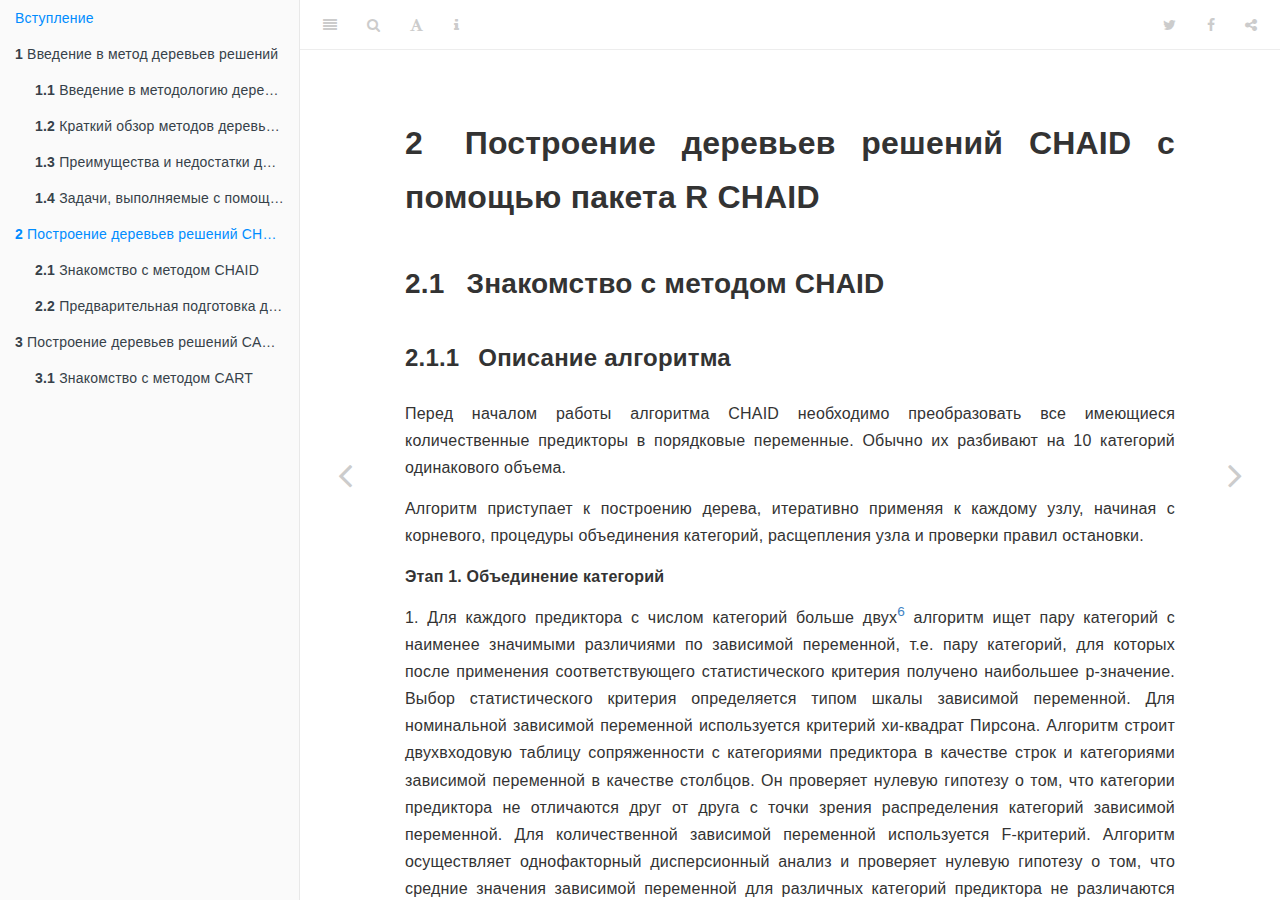
<file: _book/ch2.html>
<!DOCTYPE html>
<html lang="" xml:lang="">
<head>

  <meta charset="utf-8" />
  <meta http-equiv="X-UA-Compatible" content="IE=edge" />
  <title>2 Построение деревьев решений CHAID с помощью пакета R CHAID | Деревянные алгоритмы в R и Python</title>
  <meta name="description" content="2 Построение деревьев решений CHAID с помощью пакета R CHAID | Деревянные алгоритмы в R и Python." />
  <meta name="generator" content="bookdown 0.20 and GitBook 2.6.7" />

  <meta property="og:title" content="2 Построение деревьев решений CHAID с помощью пакета R CHAID | Деревянные алгоритмы в R и Python" />
  <meta property="og:type" content="book" />
  
  
  <meta property="og:description" content="2 Построение деревьев решений CHAID с помощью пакета R CHAID | Деревянные алгоритмы в R и Python." />
  

  <meta name="twitter:card" content="summary" />
  <meta name="twitter:title" content="2 Построение деревьев решений CHAID с помощью пакета R CHAID | Деревянные алгоритмы в R и Python" />
  
  <meta name="twitter:description" content="2 Построение деревьев решений CHAID с помощью пакета R CHAID | Деревянные алгоритмы в R и Python." />
  

<meta name="author" content="Артем Груздев, Андрей Огурцов" />


<meta name="date" content="2020-07-31" />

  <meta name="viewport" content="width=device-width, initial-scale=1" />
  <meta name="apple-mobile-web-app-capable" content="yes" />
  <meta name="apple-mobile-web-app-status-bar-style" content="black" />
  
  
<link rel="prev" href="ch1.html"/>
<link rel="next" href="ch3.html"/>
<script src="libs/header-attrs-2.3/header-attrs.js"></script>
<script src="libs/jquery-2.2.3/jquery.min.js"></script>
<link href="libs/gitbook-2.6.7/css/style.css" rel="stylesheet" />
<link href="libs/gitbook-2.6.7/css/plugin-table.css" rel="stylesheet" />
<link href="libs/gitbook-2.6.7/css/plugin-bookdown.css" rel="stylesheet" />
<link href="libs/gitbook-2.6.7/css/plugin-highlight.css" rel="stylesheet" />
<link href="libs/gitbook-2.6.7/css/plugin-search.css" rel="stylesheet" />
<link href="libs/gitbook-2.6.7/css/plugin-fontsettings.css" rel="stylesheet" />
<link href="libs/gitbook-2.6.7/css/plugin-clipboard.css" rel="stylesheet" />









<script src="libs/accessible-code-block-0.0.1/empty-anchor.js"></script>


<style type="text/css">
pre > code.sourceCode { white-space: pre; position: relative; }
pre > code.sourceCode > span { display: inline-block; line-height: 1.25; }
pre > code.sourceCode > span:empty { height: 1.2em; }
code.sourceCode > span { color: inherit; text-decoration: inherit; }
pre.sourceCode { margin: 0; }
@media screen {
div.sourceCode { overflow: auto; }
}
@media print {
pre > code.sourceCode { white-space: pre-wrap; }
pre > code.sourceCode > span { text-indent: -5em; padding-left: 5em; }
}
pre.numberSource code
  { counter-reset: source-line 0; }
pre.numberSource code > span
  { position: relative; left: -4em; counter-increment: source-line; }
pre.numberSource code > span > a:first-child::before
  { content: counter(source-line);
    position: relative; left: -1em; text-align: right; vertical-align: baseline;
    border: none; display: inline-block;
    -webkit-touch-callout: none; -webkit-user-select: none;
    -khtml-user-select: none; -moz-user-select: none;
    -ms-user-select: none; user-select: none;
    padding: 0 4px; width: 4em;
    color: #aaaaaa;
  }
pre.numberSource { margin-left: 3em; border-left: 1px solid #aaaaaa;  padding-left: 4px; }
div.sourceCode
  {   }
@media screen {
pre > code.sourceCode > span > a:first-child::before { text-decoration: underline; }
}
code span.al { color: #ff0000; font-weight: bold; } /* Alert */
code span.an { color: #60a0b0; font-weight: bold; font-style: italic; } /* Annotation */
code span.at { color: #7d9029; } /* Attribute */
code span.bn { color: #40a070; } /* BaseN */
code span.bu { } /* BuiltIn */
code span.cf { color: #007020; font-weight: bold; } /* ControlFlow */
code span.ch { color: #4070a0; } /* Char */
code span.cn { color: #880000; } /* Constant */
code span.co { color: #60a0b0; font-style: italic; } /* Comment */
code span.cv { color: #60a0b0; font-weight: bold; font-style: italic; } /* CommentVar */
code span.do { color: #ba2121; font-style: italic; } /* Documentation */
code span.dt { color: #902000; } /* DataType */
code span.dv { color: #40a070; } /* DecVal */
code span.er { color: #ff0000; font-weight: bold; } /* Error */
code span.ex { } /* Extension */
code span.fl { color: #40a070; } /* Float */
code span.fu { color: #06287e; } /* Function */
code span.im { } /* Import */
code span.in { color: #60a0b0; font-weight: bold; font-style: italic; } /* Information */
code span.kw { color: #007020; font-weight: bold; } /* Keyword */
code span.op { color: #666666; } /* Operator */
code span.ot { color: #007020; } /* Other */
code span.pp { color: #bc7a00; } /* Preprocessor */
code span.sc { color: #4070a0; } /* SpecialChar */
code span.ss { color: #bb6688; } /* SpecialString */
code span.st { color: #4070a0; } /* String */
code span.va { color: #19177c; } /* Variable */
code span.vs { color: #4070a0; } /* VerbatimString */
code span.wa { color: #60a0b0; font-weight: bold; font-style: italic; } /* Warning */
</style>

</head>

<body>



  <div class="book without-animation with-summary font-size-2 font-family-1" data-basepath=".">

    <div class="book-summary">
      <nav role="navigation">

<ul class="summary">
<li class="chapter" data-level="" data-path="index.html"><a href="index.html"><i class="fa fa-check"></i>Вступление</a></li>
<li class="chapter" data-level="1" data-path="ch1.html"><a href="ch1.html"><i class="fa fa-check"></i><b>1</b> Введение в метод деревьев решений</a>
<ul>
<li class="chapter" data-level="1.1" data-path="ch1.html"><a href="ch1.html#ch1.1"><i class="fa fa-check"></i><b>1.1</b> Введение в методологию деревьев решений</a></li>
<li class="chapter" data-level="1.2" data-path="ch1.html"><a href="ch1.html#ch1.2"><i class="fa fa-check"></i><b>1.2</b> Краткий обзор методов деревьев решений CHAID и CART</a></li>
<li class="chapter" data-level="1.3" data-path="ch1.html"><a href="ch1.html#ch1.3"><i class="fa fa-check"></i><b>1.3</b> Преимущества и недостатки деревьев решений</a></li>
<li class="chapter" data-level="1.4" data-path="ch1.html"><a href="ch1.html#ch1.4"><i class="fa fa-check"></i><b>1.4</b> Задачи, выполняемые с помощью деревьев решений</a></li>
</ul></li>
<li class="chapter" data-level="2" data-path="ch2.html"><a href="ch2.html"><i class="fa fa-check"></i><b>2</b> Построение деревьев решений CHAID с помощью пакета R CHAID</a>
<ul>
<li class="chapter" data-level="2.1" data-path="ch2.html"><a href="ch2.html#ch2.1"><i class="fa fa-check"></i><b>2.1</b> Знакомство с методом CHAID</a>
<ul>
<li class="chapter" data-level="2.1.1" data-path="ch2.html"><a href="ch2.html#ch2.1.1"><i class="fa fa-check"></i><b>2.1.1</b> Описание алгоритма</a></li>
<li class="chapter" data-level="2.1.2" data-path="ch2.html"><a href="ch2.html#ch2.1.2"><i class="fa fa-check"></i><b>2.1.2</b> Немного о критерии хи-квадрат</a></li>
<li class="chapter" data-level="2.1.3" data-path="ch2.html"><a href="ch2.html#ch2.1.3"><i class="fa fa-check"></i><b>2.1.3</b> Немного об F-критерии</a></li>
<li class="chapter" data-level="2.1.4" data-path="ch2.html"><a href="ch2.html#ch2.1.4"><i class="fa fa-check"></i><b>2.1.4</b> Способы объединения категорий предикторов</a></li>
<li class="chapter" data-level="2.1.5" data-path="ch2.html"><a href="ch2.html#ch2.1.5"><i class="fa fa-check"></i><b>2.1.5</b> Поправка Бонферрони</a></li>
<li class="chapter" data-level="2.1.6" data-path="ch2.html"><a href="ch2.html#ch2.1.6"><i class="fa fa-check"></i><b>2.1.6</b> XCHAID</a></li>
<li class="chapter" data-level="2.1.7" data-path="ch2.html"><a href="ch2.html#ch2.1.7"><i class="fa fa-check"></i><b>2.1.7</b> Иллюстрация работы CHAID на конкретном примере</a></li>
</ul></li>
<li class="chapter" data-level="2.2" data-path="ch2.html"><a href="ch2.html#ch2.2"><i class="fa fa-check"></i><b>2.2</b> Предварительная подготовка данных перед построением модели дерева CHAID</a>
<ul>
<li class="chapter" data-level="2.2.1" data-path="ch2.html"><a href="ch2.html#ch2.2.1"><i class="fa fa-check"></i><b>2.2.1</b> Загрузка данных</a></li>
</ul></li>
</ul></li>
<li class="chapter" data-level="3" data-path="ch3.html"><a href="ch3.html"><i class="fa fa-check"></i><b>3</b> Построение деревьев решений CART с помощью пакета R rpart</a>
<ul>
<li class="chapter" data-level="3.1" data-path="ch3.html"><a href="ch3.html#ch3.1"><i class="fa fa-check"></i><b>3.1</b> Знакомство с методом CART</a>
<ul>
<li class="chapter" data-level="3.1.1" data-path="ch3.html"><a href="ch3.html#ch3.1.1"><i class="fa fa-check"></i><b>3.1.1</b> Описание алгоритма</a></li>
<li class="chapter" data-level="3.1.2" data-path="ch3.html"><a href="ch3.html#ch3.1.2"><i class="fa fa-check"></i><b>3.1.2</b> Неоднородность</a></li>
<li class="chapter" data-level="3.1.3" data-path="ch3.html"><a href="ch3.html#ch3.1.3"><i class="fa fa-check"></i><b>3.1.3</b> Метод отсечения ветвей на основе меры стоимости-сложности с перекрестной проверкой</a></li>
<li class="chapter" data-level="3.1.4" data-path="ch3.html"><a href="ch3.html#ch3.1.4"><i class="fa fa-check"></i><b>3.1.4</b> Обработка пропущенных значений</a></li>
<li class="chapter" data-level="3.1.5" data-path="ch3.html"><a href="ch3.html#ch3.1.5"><i class="fa fa-check"></i><b>3.1.5</b> Иллюстрация работы метода CART на конкретных примерах</a></li>
</ul></li>
</ul></li>
</ul>

      </nav>
    </div>

    <div class="book-body">
      <div class="body-inner">
        <div class="book-header" role="navigation">
          <h1>
            <i class="fa fa-circle-o-notch fa-spin"></i><a href="./">Деревянные алгоритмы в R и Python</a>
          </h1>
        </div>

        <div class="page-wrapper" tabindex="-1" role="main">
          <div class="page-inner">

            <section class="normal" id="section-">
<div id="ch2" class="section level1" number="2" style="text-align: justify">
<h1><span class="header-section-number">2</span> Построение деревьев решений CHAID с помощью пакета R CHAID</h1>
<div id="ch2.1" class="section level2" number="2.1">
<h2><span class="header-section-number">2.1</span> Знакомство с методом CHAID</h2>
<div id="ch2.1.1" class="section level3" number="2.1.1">
<h3><span class="header-section-number">2.1.1</span> Описание алгоритма</h3>
<p>Перед началом работы алгоритма CHAID необходимо преобразовать все имеющиеся количественные предикторы в порядковые переменные. Обычно их разбивают на 10 категорий одинакового объема.</p>
<p>Алгоритм приступает к построению дерева, итеративно применяя к каждому узлу, начиная с корневого, процедуры объединения категорий, расщепления узла и проверки правил остановки.</p>
<p><strong>Этап 1. Объединение категорий</strong></p>
<p>1. Для каждого предиктора с числом категорий больше двух<a href="#fn6" class="footnote-ref" id="fnref6"><sup>6</sup></a> алгоритм ищет пару категорий с наименее значимыми различиями по зависимой переменной, т.е. пару категорий, для которых после применения соответствующего статистического критерия получено наибольшее p-значение. Выбор статистического критерия определяется типом шкалы зависимой переменной. Для номинальной зависимой переменной используется критерий хи-квадрат Пирсона. Алгоритм строит двухвходовую таблицу сопряженности с категориями предиктора в качестве строк и категориями зависимой переменной в качестве столбцов. Он проверяет нулевую гипотезу о том, что категории предиктора не отличаются друг от друга с точки зрения распределения категорий зависимой переменной. Для количественной зависимой переменной используется F-критерий. Алгоритм осуществляет однофакторный дисперсионный анализ и проверяет нулевую гипотезу о том, что средние значения зависимой переменной для различных категорий предиктора не различаются между собой.</p>
<p><em>ПРИМЕЧАНИЕ</em></p>
<p>Пакет R <code>CHAID</code> позволяет работать только с категориальной зависимой переменной. Возможность работы с количественной зависимой переменной реализована в процедуре <strong>Деревья классификации/CHAID</strong> проприетарного программного пакета IBM SPSS Statistics и питоновском пакете <code>CHAID</code>.</p>
<p>2. Найдя наибольшее p-значение для пары категорий, алгоритм сравнивает его с заданным уровнем значимости для объединения категорий.</p>
<p>Если p-значение:</p>
<ul>
<li><p>меньше или равно заданному уровню значимости для объединения категорий – алгоритм переходит к вычислению скорректированных p-значений для полученного набора категорий (шаг 3);</p></li>
<li><p>больше уровня значимости для объединения категорий – эта пара объединяется в отдельную составную категорию, в результате формируется новый набор категорий предиктора и процесс начинается заново с поиска пары категорий с наибольшим p-значением.</p></li>
</ul>
<p><em>ПРИМЕЧАНИЕ</em></p>
<p>В пакете R <code>CHAID уровень</code> значимости для объединения категорий можно задать c помощью параметра <code>alpha2</code> вспомогательной функции <code>chaid_control()</code>.</p>
<p>(Опциональный шаг) Если новая составная категория состоит из трех и более исходных категорий, алгоритм находит внутри этой составной категории наилучшее бинарное расщепление, которое дает наименьшее p-значение. Алгоритм выполняет бинарное расщепление, если его p-значение не превышает уровня значимости для разбиения объединенных категорий.</p>
<p><em>ПРИМЕЧАНИЕ</em></p>
<p>В пакете R <code>CHAID</code> уровень значимости для разбиения уже объединенных категорий можно настроить c помощью параметра <code>alpha3</code> вспомогательной функции <code>chaid_control()</code>.</p>
<p>3. Получив сформированный набор категорий предиктора, алгоритм для категориальной зависимой переменной вновь строит двухвходовую таблицу сопряженности с категориями предиктора в качестве строк и категориями зависимой переменной в качестве столбцов, а для количественной зависимой переменной вновь выполняет однофакторный дисперсионный анализ. В результате алгоритм вычисляет скорректированное p-значение критерия хи-квадрат или F-критерия как исходное p-значение, умноженное на поправку Бонферонни. Поправка Бонферрони представляет собой корректировку уровня значимости в зависимости от числа возможных способов, с помощью которых исходные категории предиктора могут быть объединены в итоговые категории.</p>
<p><strong>Этап 2. Расщепление узла</strong></p>
<p>После вычисления скорректированных p-значений для итоговых наборов категорий по всем предикторам алгоритм переходит к этапу расщепления узла.</p>
<p>1. На этапе расщепления алгоритм выбирает, какой предиктор обеспечит наилучшее разбиение узла. Для этого предиктор должен иметь наименьшее скорректированное p-значение (т.е. должен являться наиболее статистически значимым).</p>
<p>2. Найдя предиктор с наименьшим скорректированным p-значением, алгоритм сравнивает его с заданным уровнем значимости для расщепления.</p>
<p>Если p-значение:</p>
<ul>
<li><p>меньше или равно заданному уровню значимости для расщепления – алгоритм разбивает узел с использованием данного предиктора;</p></li>
<li><p>больше заданного уровня значимости для расщепления, то алгоритм не расщепляет узел и узел рассматривается как терминальный.</p></li>
</ul>
<p><em>ПРИМЕЧАНИЕ</em></p>
<p>В пакете R <code>CHAID</code> уровень значимости для расщепления узла можно настроить c помощью параметра <code>alpha4</code> вспомогательной функции <code>chaid_control()</code>.</p>
<p><strong>Этап 3. Остановка</strong></p>
<p>Алгоритм проверяет, нужно ли прекратить построение дерева, в соответствии со следующими правилами остановки:</p>
<ol style="list-style-type: decimal">
<li><p>Если узел стал однородным, то есть все наблюдения в узле имеют одинаковые значения зависимой переменной, узел не разбивается.</p></li>
<li><p>Если текущая глубина дерева достигает заданной пользователем максимальной глубины дерева, процесс построения дерева останавливается.</p></li>
<li><p>Если количество наблюдений в родительском узле меньше заданного пользователем минимума наблюдений в родительском узле, узел не разбивается.</p></li>
<li><p>Если минимальное абсолютное количество наблюдений в терминальном узле меньше заданного пользователем минимума наблюдений в терминальном узле, узел не разбивается.</p></li>
<li><p>Если минимальная относительная частота наблюдений в терминальном узле меньше заданной пользователем минимальной относительной частоты наблюдений в терминальном узле, узел не разбивается.</p></li>
</ol>
<p><em>ПРИМЕЧАНИЕ</em></p>
<p>В пакете R <code>CHAID</code> с помощью ряда параметров вспомогательной функции <code>chaid_control()</code> можно изменить некоторые вышеперечисленные правила остановки:</p>
<ul>
<li><p><code>minsplit</code> задает минимальное количество наблюдений в родительском узле перед расщеплением, по умолчанию 20;</p></li>
<li><p><code>minbucket</code> задает минимальное абсолютное количество наблюдений в терминальном узле, по умолчанию 7;</p></li>
<li><p><code>minprob</code> задает минимальную относительную частоту наблюдений в терминальном узле, по умолчанию 0.01;</p></li>
<li><p><code>maxheight</code> задает максимальную высоту или глубину дерева (количество уровней дерева, лежащих ниже корневого узла), по умолчанию равен -1, т.е. ограничение отсутствует.</p></li>
</ul>
</div>
<div id="ch2.1.2" class="section level3" number="2.1.2">
<h3><span class="header-section-number">2.1.2</span> Немного о критерии хи-квадрат</h3>
<p>Предположим, на этапе объединения алгоритм проверяет, различаются ли значимо две категории предиктора <em>Семейное положение</em> <em>“Холост”</em> и <em>“Женат”</em> по зависимой переменной <em>Отклик</em>. Нулевая гипотеза звучит так: категории предиктора не отличаются друг от друга с точки зрения распределения категорий зависимой переменной. Альтернативная гипотеза заключается в том, что категории предиктора все же отличаются друг от друга по зависимой переменной. Строится двухвходовая таблица сопряженности, где строки являются категориями предиктора <em>Семейное положение</em>, а столбцы – категориями зависимой переменной <em>Отклик</em>. Для каждой ячейки таблицы фиксируем наблюдаемую частоту. Затем для каждой ячейки фиксируем ожидаемую частоту согласно нулевой гипотезе. В итоге для каждой ячейки вычисляем квадрат разности между наблюдаемой и ожидаемой частотой, поделенный на ожидаемую частоту. Складываем результаты, вычисленные по каждой ячейке, и получаем значение хи-квадрат (<span class="math inline">\(\chi^{2}\)</span>). Процесс вычисления хи-квадрат проиллюстрирован на рис. 2.1.</p>
<p><img src="figures/2.1.PNG" /></p>
<p><em>Рис. 2.1. Процесс вычисления значения хи-квадрат</em></p>
<p><span class="math display">\[\chi^{2}=\sum\frac{(O-E)^2}{E},\]</span>
где</p>
<p><span class="math inline">\(O\)</span> – наблюдаемые частоты;</p>
<p><span class="math inline">\(E\)</span> – ожидаемые частоты.</p>
<p><span class="math display">\[\chi^{2}=\frac{(20-16,5)^2}{16,5} + \frac{(13-16,5)^2}{16,5} + \frac{(30-33,5)^2}{33,5} + \frac{(37-33,5)^2}{33,5}=2,216\]</span>
Статистика хи-квадрат подчиняется распределению хи-квадрат со степенями свободы <span class="math inline">\(df=(R–1)(C–1)\)</span>, где <span class="math inline">\(R\)</span> и <span class="math inline">\(C\)</span> – количество строк и столбцов в таблице сопряженности. В нашем случае количество степеней свободы будет равно <span class="math inline">\(df=(2–1)(2–1)=1\)</span>.</p>
<p>Чтобы выяснить, достаточно ли велико полученное значение хи-квадрат для отклонения нулевой гипотезы, вычисляем соответствующую ему p-значение. p-значение – это вероятность ошибки, заключающейся в отклонении нулевой гипотезы, когда она верна. Это вероятность того, что случайная величина, имеющая распределение хи-квадрат при условии верности нулевой гипотезы, примет значение, не меньшее, чем вычисленное значение хи-квадрат. Решение об отклонении нулевой гипотезы принимается в результате сравнения p-значения с определенным пороговым уровнем, который называют уровнем значимости (<span class="math inline">\(\alpha\)</span>). Обычно p-значение сравнивают с общепринятым стандартным уровнем значимости<span class="math inline">\(\alpha=0,05\)</span>. Если найденное p-значение меньше уровня значимости, нулевую гипотезу отклоняют, в противном случае у нас нет оснований отвергнуть нулевую гипотезу.</p>
<p>В нашем случае значение хи-квадрат 2,216 с одной степенью свободы соответствует р-значению 0,1366. Таким образом, вероятность того, что статистика хи-квадрат примет вычисленное значение 2,216 и выше, когда категории предиктора <em>Семейное положение</em> не отличаются друг от друга с точки зрения распределения категорий зависимой переменной <em>Отклик</em>, составляет 0,1366. Это превышает уровень значимости 0,05. У нас нет оснований отвергнуть нулевую гипотезу. Можно сделать вывод, что категории переменной <em>Семейное положение</em> действительно не отличаются друг от друга с точки зрения распределения неоткликнувшихся и откликнувшихся клиентов. Данные категории предиктора можно объединить.</p>
<p>Обратите внимание, фраза «нет оснований отклонить нулевую гипотезу» не тождественна фразе «принять нулевую гипотезу», которая является неверной. Нулевая гипотеза обычно имеет очень конкретную формулировку. Например, она может звучит так: нет разницы между средним значением выборки №1 и выборки №2. Если мы не можем отклонить нулевую гипотезу, значит ли это, что данные значения равны? Вовсе не обязательно. То, что нам не удалось найти статистически значимой разницы, совершенно не означает, что мы доказали равенство двух величин. Кроме того, результаты применения статистических критериев зависят от величины различий и от размера выборки, и одинаковые различия на выборках разного размера могут оказаться в одном случае незначимыми (например, если есть две выборки по 20 наблюдений), а в другом (когда наблюдений будет по 1000) – значимыми на том же уровне значимости. Таким образом, мощность статистического критерия (способность выявлять различия там, где они есть) зависит от объема выборки.</p>
<p>Важным практическим моментом в построении деревьев по методу CHAID является то, что по мере роста дерева в узлах остается все меньше и меньше наблюдений, и на определенном этапе мы теряем возможность провести очередное разделение просто в силу малого числа наблюдений в узле. Даже если такое деление могло бы улучшить качество модели на обучающей выборке, оно не будет произведено, если мы не сможем отклонить нулевую гипотезу на заданном уровне значимости; использование поправки Бонферрони только усугубляет эту ситуацию (см. ниже). Но это нельзя однозначно рассматривать как недостаток метода, поскольку описанная особенность является своего рода встроенной регуляризацией, которая может повысить обобщающую способность модели.</p>
</div>
<div id="ch2.1.3" class="section level3" number="2.1.3">
<h3><span class="header-section-number">2.1.3</span> Немного об F-критерии</h3>
<p>Предположим, на этапе объединения категорий алгоритм проверяет, различаются ли значимо категории предиктора <em>Семейное положение</em> <em>“Холост”</em> и <em>“Женат”</em> по количественной зависимой переменной <em>Доход</em>. Нулевая гипотеза будет звучат так: средние значения зависимой переменной в категориях предиктора или группах одинаковы. Чтобы проверить ее, нужно ответить на два вопроса: насколько сильно значения отклоняются от среднего значения зависимой переменной в группах и насколько сильно средние значения зависимой переменной в группах отличаются от среднего значения зависимой переменной перед разбиением на группы. Соответственно выполняется однофакторный дисперсионный анализ, в ходе которого подсчитывают внутригрупповую сумму квадратов отклонений и межгрупповую сумму квадратов отклонений и вычисляют F-критерий (критерий Фишера).</p>
<p>Сумма квадратов между группами (дочерними узлами) определяется по формуле:</p>
<p>Предположим, на этапе объединения категорий алгоритм проверяет, различаются ли значимо категории предиктора Семейное положение Холост и Женат по количественной зависимой переменной Доход. Нулевая гипотеза будет звучат так: средние значения зависимой переменной в категориях предиктора или группах одинаковы. Чтобы проверить ее, нужно ответить на два вопроса: насколько сильно значения отклоняются от среднего значения зависимой переменной в группах и насколько сильно средние значения зависимой переменной в группах отличаются от среднего значения зависимой переменной перед разбиением на группы. Соответственно выполняется однофакторный дисперсионный анализ, в ходе которого подсчитывают внутригрупповую сумму квадратов отклонений и межгрупповую сумму квадратов отклонений и вычисляют F-критерий (критерий Фишера).
Сумма квадратов между группами (дочерними узлами) определяется по формуле:</p>
<p><span class="math display">\[SS_{межгрупп}=\sum^{B}_{i=1}n_i(\bar{y}_{i.}-\bar{y}_{..})^2,\]</span></p>
<p>где</p>
<p><span class="math inline">\(\bar{y}_{i.}\)</span> – среднее значение зависимой переменной в <span class="math inline">\(i\)</span>-том дочернем узле;</p>
<p><span class="math inline">\(\bar{y}_{..}\)</span> – среднее значение зависимой переменной в родительском узле.</p>
<p>Сумма квадратов внутри групп (дочерних узлов) определяется по формуле:</p>
<p><span class="math display">\[SS_{внутригрупп}=\sum^{B}_{i=1}\sum^{n_i}_{j=1}n_i(y_{ij}-\bar{y}_{i.})^2,\]</span></p>
<p>где</p>
<p><span class="math inline">\(y_{ij}\)</span> – значение зависимой переменной для <span class="math inline">\(j\)</span>-ого наблюдения в <span class="math inline">\(i\)</span>-том дочернем узле;</p>
<p><span class="math inline">\(\bar{y}_{i.}\)</span> – среднее значение зависимой переменной в <span class="math inline">\(i\)</span>-том дочернем узле.</p>
<p>Общая сумма квадратов отклонений имеет вид</p>
<p><span class="math display">\[SS_{общая}=\sum^{B}_{i=1}\sum^{n_i}_{j=1}n_i(y_{ij}-\bar{y}_{..})^2\]</span></p>
<p>F-критерий – это отношение межгрупповой суммы квадратов отклонений к внутригрупповой:</p>
<p><span class="math display">\[F=frac_{S_{межгрупп}}{S_{внутригрупп}} \sim F(B-1, n-B)\]</span></p>
<p>Эта статистика подчиняется F-распределению с <span class="math inline">\(B – 1\)</span> и <span class="math inline">\(n – B\)</span> степенями свободы согласно нулевой гипотезе.</p>
<p>p-значение – это вероятность того, что случайная величина с распределением Фишера при условии верности нулевой гипотезы примет значение, не меньшее, чем фактическое значение статистики. Допустим, для нашего примера мы получили значение F-теста 15,943, соответствующее р-значению 0,000. Вероятность того, что F-статистика примет фактическое значение 15,943 и выше, когда средние значения зависимой переменной в категориях предиктора одинаковы, составляет &lt;0,001. Это меньше уровня значимости 0,05. Мы можем отклонить нулевую гипотезу и сделать вывод, что средние значения зависимой переменной в категориях предиктора неодинаковы, а межгрупповые различия являются более существенными, чем внутригрупповые. Данные категории предиктора объединять нельзя.</p>
</div>
<div id="ch2.1.4" class="section level3" number="2.1.4">
<h3><span class="header-section-number">2.1.4</span> Способы объединения категорий предикторов</h3>
<p>Способ объединения категорий предиктора зависит от шкалы его измерения.
В номинальных предикторах можно объединять любые категории, если они не различаются значимо по зависимой переменной. Таким образом, для номинальных переменных ограничения на объединение категорий не накладываются.</p>
<p>В порядковых предикторах две категории могут быть объединены, только если к ним могут быть присоединены промежуточные категории. Например, переменная, представляющая группы по уровню доходов, может рассматриваться как порядковая. Людей с доходом менее 2000$ имеет смысл объединять с теми, кто зарабатывает более 3000$, только если к вновь образовавшейся группе можно также отнести людей с доходом от 2000$ до 3000$.</p>
</div>
<div id="ch2.1.5" class="section level3" number="2.1.5">
<h3><span class="header-section-number">2.1.5</span> Поправка Бонферрони</h3>
<p>Осуществляя поиск незначимых категорий предиктора для объединения, CHAID выполняет большое количество статистических тестов для различных комбинаций категорий предиктора. Однако число таких комбинаций зависит от количества категорий, которое у каждой переменной разное.</p>
<p>Осуществляя поиск незначимых категорий предиктора для объединения, CHAID выполняет большое количество статистических тестов для различных комбинаций категорий предиктора. Однако число таких комбинаций зависит от количества категорий, которое у каждой переменной разное. Например, по одной переменной может оцениваться 2 варианта объединения, рассматриваться 2 таблицы сопряженности и выполняться 2 статистических теста, а по другой переменной – 6 вариантов объединения, 6 таблиц сопряженности и 6 статистических тестов. Вероятность того, что из 6 тестов хи-квадрат для второй переменной по крайней мере один из тестов дает ложное отклонение нулевой гипотезы составляет <span class="math inline">\(1-\prod^{6}_{i=1}(1-\alpha_i)\)</span>.</p>
<p>Групповая вероятность ошибки намного больше индивидуальной вероятности ошибки <span class="math inline">\(\alpha_i\)</span>. Например, если индивидуальная вероятность ошибки (<span class="math inline">\(\alpha_i\)</span>) по каждому тесту равна 0,05, то групповая вероятность ошибки составит <span class="math inline">\(1–0,956 = 0,265\)</span>. Таким образом, при осуществлении множественных проверок гипотез при помощи критерия хи-квадрат (одна проверка на каждое возможное объединение), р-значения недооценивают риск отклонения нулевой гипотезы, когда она верна. Эти рассуждения справедливы и для других статистических критериев. Например, вы можете сделать ошибочный вывод, что заемщики с разными профессиями отличаются по кредитоспособности, тогда как они на самом деле не отличаются.</p>
<p>Если мы хотим, чтобы групповая вероятность ошибки при этом не превышала определенный уровень значимости <span class="math inline">\(\alpha\)</span> (например, 0,05), то, согласно методу Бонферрони, мы должны умножить каждое полученное p-значение на <span class="math inline">\(m\)</span> – количество возможных вариантов объединения с исходных категорий предиктора в <span class="math inline">\(g\)</span> итоговых категорий, получить скорректированное p-значение и сравнить его с уровнем значимости <span class="math inline">\(\alpha\)</span>. Для номинального предиктора множитель <span class="math inline">\(m\)</span> определяется числом Стирлинга второго рода:</p>
<p><span class="math display">\[m=S(c, g) = \sum^{g-1}_{i=1}\frac{(-1)^i(g-i)^c}{i!(g-i)!}\]</span></p>
<p>На рис. 2.2 приводится таблица значений чисел Стирлинга при <span class="math inline">\(0≤c\)</span>, <span class="math inline">\(g≤9\)</span>.</p>
<p><img src="figures/2.2.PNG" /></p>
<p><em>Риc. 2.2. Таблица значений чисел Стерлинга при <span class="math inline">\(0≤c\)</span>, <span class="math inline">\(g≤9\)</span></em></p>
<p>Для порядкового предиктора множитель <span class="math inline">\(m\)</span> определяется как</p>
<p><span class="math display">\[m=\begin{pmatrix}c-1 \\g-1\end{pmatrix}=\frac{(c-1)!}{(g-1)!(c-g)!}\]</span>
Допустим, у нас есть три предиктора. Первый – номинальный предиктор <em>Сlass</em> с 8 категориями. Второй – номинальный предиктор <em>Type</em> с 5 категориями. Третий – порядковый предиктор <em>Incomecat</em> c 4 категориями. По завершении этапа объединения <em>Сlass</em> был преобразован в предиктор с тремя итоговыми категориями, и для него было вычислено p-значение 0,00001; <em>Type</em> был преобразован в предиктор с двумя итоговыми категориями, и для него было вычислено p-значение 0,009; <em>Incomecat</em> был преобразован в предиктор с тремя итоговыми категориями и получил p-значение 0,003. Множитель для предиктора <em>Class</em> равен <span class="math inline">\(m=S(8, 3)=\frac{1}{6}(3^8-3\times2^8+3)=966\)</span>. Таким образом, наше p-значение 0,00001 умножается на 966, и мы получаем скорректированное p-значение 0,00966. Множитель для предиктора <em>Type</em> равен <span class="math inline">\(m=S(5, 2)=2^4-1=15\)</span>. Наше p-значение 0,009 умножается на 15, и мы получаем скорректированное p-значение 0,135. Множитель для предиктора <em>Incomecat</em> равен <span class="math inline">\(m=\frac{(4-1)!}{(3-1)!(4-3)!}=\frac{3!}{2!\times1!}=\frac{6}{2}=3\)</span>. p-значение 0,003 умножается на 3, и мы получаем скорректированное p-значение 0,009. Для разбиения узла выбирается предиктор <em>Incomecat</em>, который имеет наименьшее скорректированное p-значение 0,009.</p>
<p><img src="figures/2.3.PNG" /></p>
<p><em>Риc. 2.3. Количество возможных разбиений переменной из 4 категорий на 2, 3, 4 группы</em></p>
</div>
<div id="ch2.1.6" class="section level3" number="2.1.6">
<h3><span class="header-section-number">2.1.6</span> XCHAID</h3>
<p>В 1991 году Дэвид Биггс, Барри Де Вилль и Эд Суен предложили модификацию метода CHAID – XCHAID (от Exhaustive CHAID – исчерпывающий CHAID). Он был разработан для устранения недостатка CHAID – ограниченного набора расщеплений для предиктора.</p>
<p>Алгоритм XCHAID приступает к построению дерева, итеративно применяя к каждому узлу, начиная с корневого, процедуры объединения категорий, расщепления узла и проверки правил остановки. Этапы расщепления и остановки в XCHAID аналогичны этапам расщепления и остановки в CHAID. Однако на этапе объединения категорий используется процедура более тщательного поиска категорий: пары категорий продолжают сравниваться и объединяться до тех пор, пока не останется одна пара категорий (напомним, что обычный CHAID прекращает объединение категорий, когда обнаруживает, что все оставшиеся категории статистически значимо различаются между собой). Таким образом, XCHAID позволяет найти наилучшее расщепление для каждого предиктора и затем выбрать, какой предиктор нужно расщепить. Вместе с тем, поскольку объединение категорий осуществляется более тщательно, чем в методе CHAID, XCHAID требует большего времени вычислений.</p>
<p><strong>Объединение категорий</strong></p>
<ol style="list-style-type: decimal">
<li><p>Для каждого предиктора с числом категорий больше двух алгоритм ищет пару категорий с наименее значимыми различиями по зависимой переменной. Для категориальной зависимой переменной используется критерий хи-квадрат Пирсона. Для количественной зависимой переменной может использоваться F-критерий.</p></li>
<li><p>Найдя пару с наибольшим p-значением, алгоритм объединяет ее в отдельную составную категорию.</p></li>
<li><p>Для нового набора категорий предиктора алгоритм вычисляет p-значение. Алгоритм запоминает p-значение и соответствующий набор категорий.</p></li>
<li><p>Алгоритм повторяет шаги 1, 2, 3 до тех пор, пока не останутся две категории. Затем среди всех наборов категорий предиктора алгоритм находит набор, у которого p-значение на шаге 3 является наименьшим.</p></li>
<li><p>Алгоритм вычисляет скорректированное p-значение для выбранного набора категорий.</p></li>
</ol>
<p><strong>Расщепление узла</strong></p>
<p>После вычисления скорректированных p-значений для итоговых наборов категорий по всем предикторам алгоритм переходит к этапу расщепления узла.</p>
<ol style="list-style-type: decimal">
<li><p>На этапе расщепления алгоритм выбирает, какой предиктор обеспечит наилучшее разбиение узла, то есть имеет наименьшее скорректированное p-значение (наиболее статистически значимый).</p></li>
<li><p>Найдя предиктор с наименьшим скорректированным p-значением, алгоритм сравнивает его с заданным уровнем значимости для расщепления.</p></li>
</ol>
<p>Если p-значение:</p>
<ul>
<li><p>меньше или равно заданному уровню значимости для расщепления – алгоритм разбивает узел с использованием данного предиктора;</p></li>
<li><p>больше заданного уровня значимости для расщепления, то алгоритм не расщепляет узел и узел рассматривается как терминальный.</p></li>
</ul>
<p><strong>Остановка</strong></p>
<p>Алгоритм проверяет, нужно ли прекратить построение дерева, в соответствии со следующими правилами остановки.</p>
<ol style="list-style-type: decimal">
<li><p>Если узел стал однородным, то есть все наблюдения в узле имеют одинаковые значения зависимой переменной, узел не разбивается.</p></li>
<li><p>Если текущая глубина дерева достигает заданной пользователем максимальной глубины дерева, процесс построения дерева останавливается.</p></li>
<li><p>Если количество наблюдений в родительском узле меньше заданного пользователем минимума наблюдений в родительском узле, узел не разбивается.</p></li>
<li><p>Если минимальное абсолютное количество наблюдений в терминальном узле меньше заданного пользователем минимума наблюдений в терминальном узле, узел не разбивается.</p></li>
<li><p>Если минимальная относительная частота наблюдений в терминальном узле меньше заданной пользователем минимальной относительной частоты наблюдений в терминальном узле, узел не разбивается.</p></li>
</ol>
<p>На практике метод XCHAID строит модель с одинаковой или чуть лучшей дискриминирующей способностью, чем метод CHAID, однако эта разница, как правило, не является статистически значимой. Если учесть, что при одинаковом качестве моделей времени на подгонку в случае использования метода XCHAID требуется больше (особенно это актуально при работе с большими выборками), данный метод используется редко.</p>
</div>
<div id="ch2.1.7" class="section level3" number="2.1.7">
<h3><span class="header-section-number">2.1.7</span> Иллюстрация работы CHAID на конкретном примере</h3>
<p>Предположим, есть данные по клиентам микрофинансовой организации и известно, выплатили они займ или нет (категориальная зависимая переменная <em>Просрочка</em>). В качестве потенциальных предикторов фигурируют четыре переменных: <em>Доход</em>, <em>Возраст</em>, <em>Сфера занятости</em>, <em>Пол</em>. Переменные <em>Пол</em> и <em>Сфера занятости</em> являются номинальными, переменные <em>Доход</em> и <em>Возраст</em> – порядковыми. Переменная <em>Сфера занятости</em> принимает значения <em>“Работает по найму”</em>, <em>“Свое дело”</em>, <em>“Учится или студент”</em>, <em>“Пенсионер”</em>. Переменная <em>Доход</em> принимает значения <em>“Менее 10 тыс. рублей”</em>, <em>“От 10 до 25 тыс. рублей”</em>, <em>“От 26 до 40 тыс. рублей”</em>, <em>“Более 40 тыс. рублей”</em>. Переменная <em>Пол</em> принимает значения <em>“Женщина”</em> и <em>Мужчина</em>. Переменная <em>Возраст</em> принимает значения <em>“&lt;24”</em>, <em>“24-26”</em>, <em>“27-28”</em>, <em>“29-31”</em>, <em>“32-33”</em>, <em>“34-35”</em>, <em>“36-38”</em>, <em>“39-41”</em>, <em>“42-46”</em> и <em>“&gt;46”</em>. Необходимо выяснить, какие группы клиентов с большей вероятностью выйдут в просрочку, чтобы сосредоточить внимание на них. Схематично наши исходные данные представлены на рис. 2.4.</p>
<p><img src="figures/2.4.PNG" /></p>
<p><em>Риc. 2.4. Исходные данные перед началом работы CHAID</em></p>
<p>Что же делает CHAID, когда мы запускаем его? По каждому предиктору CHAID берет пару категорий, сравнивает, различаются ли они по зависимой переменной, и объединяет их, если они не показывают этого различия (дают p-значение больше заданного уровня значимости для объединения).</p>
<p>В нашем случае по порядковому предиктору <em>Доход</em> CHAID сравнивает категорию <em>“Менее 10 тыс. рублей”</em> с категорией <em>“От 10 до 25 тыс. рублей”</em>, затем категорию <em>“От 10 до 25 тыс. рублей”</em> с категорией <em>“От 26 до 40 тыс. рублей”</em>, затем категорию <em>“От 26 до 40 тыс. рублей”</em> с категорией "<em>Более 40 тыс. рублей“<em>. Еще раз обратите внимание, что в порядковом предикторе несмежные категории (например, категория </em>”Менее 10 тыс. рублей"</em> и категория <em>“Более 40 тыс. рублей”</em>) сравниваться и объединяться не могут. Допустим, категории предиктора <em>Доход</em> <em>“Менее 10 тыс. рублей”</em> и <em>“От 10 до 25 тыс. рублей”</em> значимо не различаются по кредитоспособности (в обоих категориях наблюдается высокая доля «плохих» заемщиков), имеют наибольшее p-значение. Тогда CHAID объединяет их и формирует новый набор категорий (объединенная категория <em>“Менее 10 тыс. рублей/От 10 до 25 тыс. рублей”</em>, категория <em>“От 26 до 40 тыс. рублей”</em>, категория <em>“Более 40 тыс. рублей”</em>) и снова начинает процесс сравнения. Процесс объединения категорий остановится, когда все оставшиеся категории предиктора будут различаться на заданном уровне значимости для объединения. Сформировав новый набор категорий по предиктору <em>Доход</em>, алгоритм начинает аналогичным образом формировать набор категорий для порядкового предиктора <em>Возраст</em>, опять же сравнивая и объединяя только смежные категории. Затем алгоритм формирует набор категорий для номинального предиктора <em>Сфера занятости</em>. Здесь уже CHAID может сравнивать и объединять любые категории переменной. Затем переходит к предиктору <em>Пол</em>. Здесь категории предиктора Пол не могут быть объединены, поскольку у этой переменной только два уровня. Процесс сравнения и объединения категорий по каждому предиктору показан на рис. 2.5.</p>
<p><img src="figures/2.5.PNG" /></p>
<p><em>Риc. 2.5. Объединение категорий предикторов</em></p>
<p>В итоге получаем преобразованные предикторы <em>Доход</em> (допустим, набор из 3 категорий: объединенная категория <em>“Менее 10 тыс. рублей/От 10 до 25 тыс. рублей”</em>, категория <em>“От 26 до 40 тыс. рублей”</em>, категория <em>“Более 40 тыс. рублей”</em>), <em>Сфера занятости</em> (набор из 3 категорий: объединенная категория <em>“Работает по найму/Свое дело”</em>, категория <em>“Учится или студент”</em>, категория <em>“Пенсионер”</em>), <em>Возраст</em> (набор из 3 категорий: объединенная категория <em>“Менее 29 лет”</em>, объединенная категория <em>“От 29 до 46 лет”</em>, категория <em>“Старше 46 лет”</em>) и предиктор <em>Пол</em> (категория <em>“Женщины”</em> и категория <em>“Мужчины”</em>).</p>
<p>Завершив этап объединения, CHAID переходит к этапу разбиения узла (рис. 2.6). Здесь происходит вычисление p-значений для итоговых наборов категорий, затем p-значения корректируются с помощью поправки Бонферрони, чтобы учесть количество сравнений категорий по каждому предиктору.</p>
<p><img src="figures/2.6.PNG" /></p>
<p><em>Риc. 2.6. Выбор предиктора для разбиения узла</em></p>
<p>Например, лучшим предиктором объявлена переменная <em>Доход</em> (имеет наименьшее скорректированное p-значение, не превышающее заданный уровень значимости для разбиения узла). Тогда CHAID обращается к первой новой группе (например, объединенной категории <em>“Менее 10 тыс. рублей/От 10 до 25 тыс. рублей”</em>) и снова повторяет вышеописанные шаги, ищет наименее различающиеся категории для объединения и выбирает наиболее значимый предиктор для разбиения. Предположим, что для рассматриваемой группы таким предиктором стал <em>Пол</em>. Тогда CHAID разделяет группу <em>“Менее 10 тыс. рублей/От 10 до 25 тыс. рублей”</em> по переменной <em>Пол</em>. Затем он исследует каждую из оставшихся групп, образованную переменной <em>Доход</em> (категории <em>“От 26 до 40 тыс. рублей”</em>, <em>“Более 40 тыс. рублей”</em>), снова по каждой группе проверяет категории предикторов на объединение и разбивает узел с помощью предиктора, который наиболее значимо связан с зависимой переменной для этой группы. Затем CHAID опускается на следующий уровень дерева и берет первую группу предиктора <em>Пол</em> <em>“Женщины”</em> внутри группы <em>“Менее 10 тыс. рублей/От 10 до 25 тыс. рублей”</em>, снова исследует категории и выясняет, есть ли среди предикторов значимо влияющие на зависимую переменную. Если таких предикторов для группы <em>“Женщины”</em> внутри группы <em>“Менее 10 тыс. рублей/От 10 до 25 тыс. рублей”</em> не оказывается или выполняется условие остановки, то CHAID объявляет эту группу терминальным узлом и переходит к аналогичному исследованию группы <em>“Мужчины”</em> внутри группы <em>“Менее 10 тыс. рублей/От 10 до 25 тыс. рублей”</em>.</p>
<p>Таким способом, уровень за уровнем, CHAID систематически разделяет данные на группы (называемые узлами), показывающие значимые различия по отношению к зависимой переменной. Результаты этого процесса представляются в форме дерева, в котором ветвление происходит по мере деления на группы. Взглянув на построенное дерево (рис. 2.7), мы можем с уверенностью ответить на ряд вопросов. Какие из предикторов взаимосвязаны с переменной дефолта, помогают предсказать ее? Какие комбинации категорий этих предикторов дают наибольший процент попадания в интересующую категорию зависимой переменной? Они представляют собой целевые группы, на которых нужно сосредоточить внимание. В следующих разделах будет подробно рассказано, как строить и интерпретировать дерево решений CHAID в пакете R <code>CHAID</code>.</p>
<p><img src="figures/2.7.PNG" /></p>
<p><em>Риc. 2.7. Итоговое дерево CHAID</em></p>
</div>
</div>
<div id="ch2.2" class="section level2" number="2.2">
<h2><span class="header-section-number">2.2</span> Предварительная подготовка данных перед построением модели дерева CHAID</h2>
<div id="ch2.2.1" class="section level3" number="2.2.1">
<h3><span class="header-section-number">2.2.1</span> Загрузка данных</h3>
<p>Данные, которыми мы воспользуемся для построения дерева классификации CHAID, записаны в файле <em>Churn.csv</em>. Исходная выборка содержит записи о 4431 клиенте, классифицированном на два класса: 0 — оттока нет (2496 клиентов) и 1 — отток есть (1935 клиентов). По каждому наблюдению (клиенту) фиксируются следующие переменные (характеристики):</p>
<ul>
<li><p>порядковый предиктор <em>Длительность междугородних звонков в минутах</em> [<code>longdist</code>];</p></li>
<li><p>порядковый предиктор <em>Длительность местных звонков в минутах</em> [<code>local</code>];</p></li>
<li><p>номинальный предиктор <em>Наличие скидки на междугородние звонки</em> [<code>int_disc</code>];</p></li>
<li><p>номинальный предиктор <em>Тип местных звонков</em> [<code>billtype</code>];</p></li>
<li><p>номинальный предиктор <em>Способ оплаты</em> [<code>pay</code>];</p></li>
<li><p>номинальный предиктор <em>Пол</em> [<code>gender</code>];</p></li>
<li><p>номинальный предиктор <em>Семейное положение</em> [<code>marital</code>];</p></li>
<li><p>количественный предиктор <em>Доход</em> [<code>income</code>];</p></li>
<li><p>порядковый предиктор <em>Возрастная категория</em> [<code>agecat</code>];</p></li>
<li><p>номинальная зависимая переменная <em>Наличие оттока</em> [<code>churn</code>].</p></li>
</ul>
<p>Необходимо разработать модель оттока, с помощью которой предполагается классифицировать новых клиентов на лояльных и склонных к уходу.</p>
<p>Запустим R. Для работы нам потребуются следующие пакеты:</p>
<ul>
<li><p><code>dplyr</code>;</p></li>
<li><p><code>Hmisc</code>;</p></li>
<li><p><code>stringr</code>;</p></li>
<li><p><code>car</code>;</p></li>
<li><p><code>imputeMissings</code>;</p></li>
<li><p><code>lsr</code>;</p></li>
<li><p><code>CHAID</code>;</p></li>
<li><p><code>pROC</code>;</p></li>
<li><p><code>precrec</code>;</p></li>
<li><p><code>xlsx</code>.</p></li>
</ul>
<p>Давайте установим их с помощью функции <code>install.packages()</code>. Если вы используете консольную версию R, вам будет предложено выбрать постоянный CRAN-репозиторий, из которого будут устанавливаться пакеты.</p>
<div class="sourceCode" id="cb1"><pre class="sourceCode r"><code class="sourceCode r"><span id="cb1-1"><a href="ch2.html#cb1-1"></a><span class="kw">install.packages</span>(<span class="st">&quot;data.table&quot;</span>)</span>
<span id="cb1-2"><a href="ch2.html#cb1-2"></a><span class="kw">install.packages</span>(<span class="st">&quot;Hmisc&quot;</span>)</span>
<span id="cb1-3"><a href="ch2.html#cb1-3"></a><span class="kw">install.packages</span>(<span class="st">&quot;stringr&quot;</span>)</span>
<span id="cb1-4"><a href="ch2.html#cb1-4"></a><span class="kw">install.packages</span>(<span class="st">&quot;car&quot;</span>)</span>
<span id="cb1-5"><a href="ch2.html#cb1-5"></a><span class="kw">install.packages</span>(<span class="st">&quot;imputeMissings&quot;</span>)</span>
<span id="cb1-6"><a href="ch2.html#cb1-6"></a><span class="kw">install.packages</span>(<span class="st">&quot;lsr&quot;</span>)</span>
<span id="cb1-7"><a href="ch2.html#cb1-7"></a><span class="kw">install.packages</span>(<span class="st">&quot;CHAID&quot;</span>, <span class="dt">repos =</span> <span class="st">&quot;http://R-Forge.R-project.org&quot;</span>)</span>
<span id="cb1-8"><a href="ch2.html#cb1-8"></a><span class="kw">install.packages</span>(<span class="st">&quot;pROC&quot;</span>)</span>
<span id="cb1-9"><a href="ch2.html#cb1-9"></a><span class="kw">install.packages</span>(<span class="st">&quot;precrec&quot;</span>)</span>
<span id="cb1-10"><a href="ch2.html#cb1-10"></a><span class="kw">install.packages</span>(<span class="st">&quot;xlsx&quot;</span>)</span></code></pre></div>
<p>Иногда при установке пакетов появляется ошибка: *dependencies название_пакета are not available for package название_ <em>устанавливаемого</em> _пакета*. Это говорит о том, что перед установкой основного пакета вы должны установить требуемые пакеты-зависимости.</p>
<p>После установки пакетов их можно загрузить для работы с помощью функции <code>library()</code>:</p>
<div class="sourceCode" id="cb2"><pre class="sourceCode r"><code class="sourceCode r"><span id="cb2-1"><a href="ch2.html#cb2-1"></a><span class="kw">library</span>(data.table)</span></code></pre></div>
<pre><code>## data.table 1.13.0 using 4 threads (see ?getDTthreads).  Latest news: r-datatable.com</code></pre>
<div class="sourceCode" id="cb4"><pre class="sourceCode r"><code class="sourceCode r"><span id="cb4-1"><a href="ch2.html#cb4-1"></a><span class="kw">library</span>(Hmisc)</span></code></pre></div>
<pre><code>## Loading required package: lattice</code></pre>
<pre><code>## Loading required package: survival</code></pre>
<pre><code>## Loading required package: Formula</code></pre>
<pre><code>## Loading required package: ggplot2</code></pre>
<pre><code>## Want to understand how all the pieces fit together? Read R for Data Science:
## https://r4ds.had.co.nz/</code></pre>
<pre><code>## 
## Attaching package: &#39;Hmisc&#39;</code></pre>
<pre><code>## The following objects are masked from &#39;package:base&#39;:
## 
##     format.pval, units</code></pre>
<div class="sourceCode" id="cb12"><pre class="sourceCode r"><code class="sourceCode r"><span id="cb12-1"><a href="ch2.html#cb12-1"></a><span class="kw">library</span>(stringr)</span>
<span id="cb12-2"><a href="ch2.html#cb12-2"></a><span class="kw">library</span>(car)</span></code></pre></div>
<pre><code>## Loading required package: carData</code></pre>
<div class="sourceCode" id="cb14"><pre class="sourceCode r"><code class="sourceCode r"><span id="cb14-1"><a href="ch2.html#cb14-1"></a><span class="kw">library</span>(imputeMissings)</span></code></pre></div>
<pre><code>## 
## Attaching package: &#39;imputeMissings&#39;</code></pre>
<pre><code>## The following object is masked from &#39;package:Hmisc&#39;:
## 
##     impute</code></pre>
<div class="sourceCode" id="cb17"><pre class="sourceCode r"><code class="sourceCode r"><span id="cb17-1"><a href="ch2.html#cb17-1"></a><span class="kw">library</span>(lsr)</span>
<span id="cb17-2"><a href="ch2.html#cb17-2"></a><span class="kw">library</span>(CHAID)</span></code></pre></div>
<pre><code>## Loading required package: partykit</code></pre>
<pre><code>## Loading required package: grid</code></pre>
<pre><code>## Loading required package: libcoin</code></pre>
<pre><code>## Loading required package: mvtnorm</code></pre>
<div class="sourceCode" id="cb22"><pre class="sourceCode r"><code class="sourceCode r"><span id="cb22-1"><a href="ch2.html#cb22-1"></a><span class="kw">library</span>(pROC)</span></code></pre></div>
<pre><code>## Type &#39;citation(&quot;pROC&quot;)&#39; for a citation.</code></pre>
<pre><code>## 
## Attaching package: &#39;pROC&#39;</code></pre>
<pre><code>## The following objects are masked from &#39;package:stats&#39;:
## 
##     cov, smooth, var</code></pre>
<div class="sourceCode" id="cb26"><pre class="sourceCode r"><code class="sourceCode r"><span id="cb26-1"><a href="ch2.html#cb26-1"></a><span class="kw">library</span>(precrec)</span></code></pre></div>
<pre><code>## 
## Attaching package: &#39;precrec&#39;</code></pre>
<pre><code>## The following object is masked from &#39;package:pROC&#39;:
## 
##     auc</code></pre>
<div class="sourceCode" id="cb29"><pre class="sourceCode r"><code class="sourceCode r"><span id="cb29-1"><a href="ch2.html#cb29-1"></a><span class="kw">library</span>(readxl)</span></code></pre></div>
<p>При помощи функции <code>data.table::fread()</code> загрузим файл <em>Churn.csv</em> в таблицу данных <code>dt</code>:</p>
<div class="sourceCode" id="cb30"><pre class="sourceCode r"><code class="sourceCode r"><span id="cb30-1"><a href="ch2.html#cb30-1"></a>dt &lt;-<span class="st"> </span><span class="kw">fread</span>(<span class="st">&quot;data/Churn.csv&quot;</span>, <span class="dt">na.strings =</span> <span class="st">&quot;&quot;</span>)</span></code></pre></div>
</div>
</div>
</div>

<div class="footnotes">
<hr />
<ol start="6">
<li id="fn6"><p>Если предиктор имеет одну категорию, он исключается из анализа. Если предиктор имеет две категории, происходит переход к шагу 3.<a href="ch2.html#fnref6" class="footnote-back">↩︎</a></p></li>
</ol>
</div>
            </section>

          </div>
        </div>
      </div>
<a href="ch1.html" class="navigation navigation-prev " aria-label="Previous page"><i class="fa fa-angle-left"></i></a>
<a href="ch3.html" class="navigation navigation-next " aria-label="Next page"><i class="fa fa-angle-right"></i></a>
    </div>
  </div>
<script src="libs/gitbook-2.6.7/js/app.min.js"></script>
<script src="libs/gitbook-2.6.7/js/lunr.js"></script>
<script src="libs/gitbook-2.6.7/js/clipboard.min.js"></script>
<script src="libs/gitbook-2.6.7/js/plugin-search.js"></script>
<script src="libs/gitbook-2.6.7/js/plugin-sharing.js"></script>
<script src="libs/gitbook-2.6.7/js/plugin-fontsettings.js"></script>
<script src="libs/gitbook-2.6.7/js/plugin-bookdown.js"></script>
<script src="libs/gitbook-2.6.7/js/jquery.highlight.js"></script>
<script src="libs/gitbook-2.6.7/js/plugin-clipboard.js"></script>
<script>
gitbook.require(["gitbook"], function(gitbook) {
gitbook.start({
"sharing": {
"github": false,
"facebook": true,
"twitter": true,
"linkedin": false,
"weibo": false,
"instapaper": false,
"vk": false,
"all": ["facebook", "twitter", "linkedin", "weibo", "instapaper"]
},
"fontsettings": {
"theme": "white",
"family": "sans",
"size": 2
},
"edit": {
"link": null,
"text": null
},
"history": {
"link": null,
"text": null
},
"view": {
"link": null,
"text": null
},
"download": null,
"toc": {
"collapse": "subsection"
}
});
});
</script>

<!-- dynamically load mathjax for compatibility with self-contained -->
<script>
  (function () {
    var script = document.createElement("script");
    script.type = "text/javascript";
    var src = "true";
    if (src === "" || src === "true") src = "https://mathjax.rstudio.com/latest/MathJax.js?config=TeX-MML-AM_CHTML";
    if (location.protocol !== "file:")
      if (/^https?:/.test(src))
        src = src.replace(/^https?:/, '');
    script.src = src;
    document.getElementsByTagName("head")[0].appendChild(script);
  })();
</script>
</body>

</html>
</file>
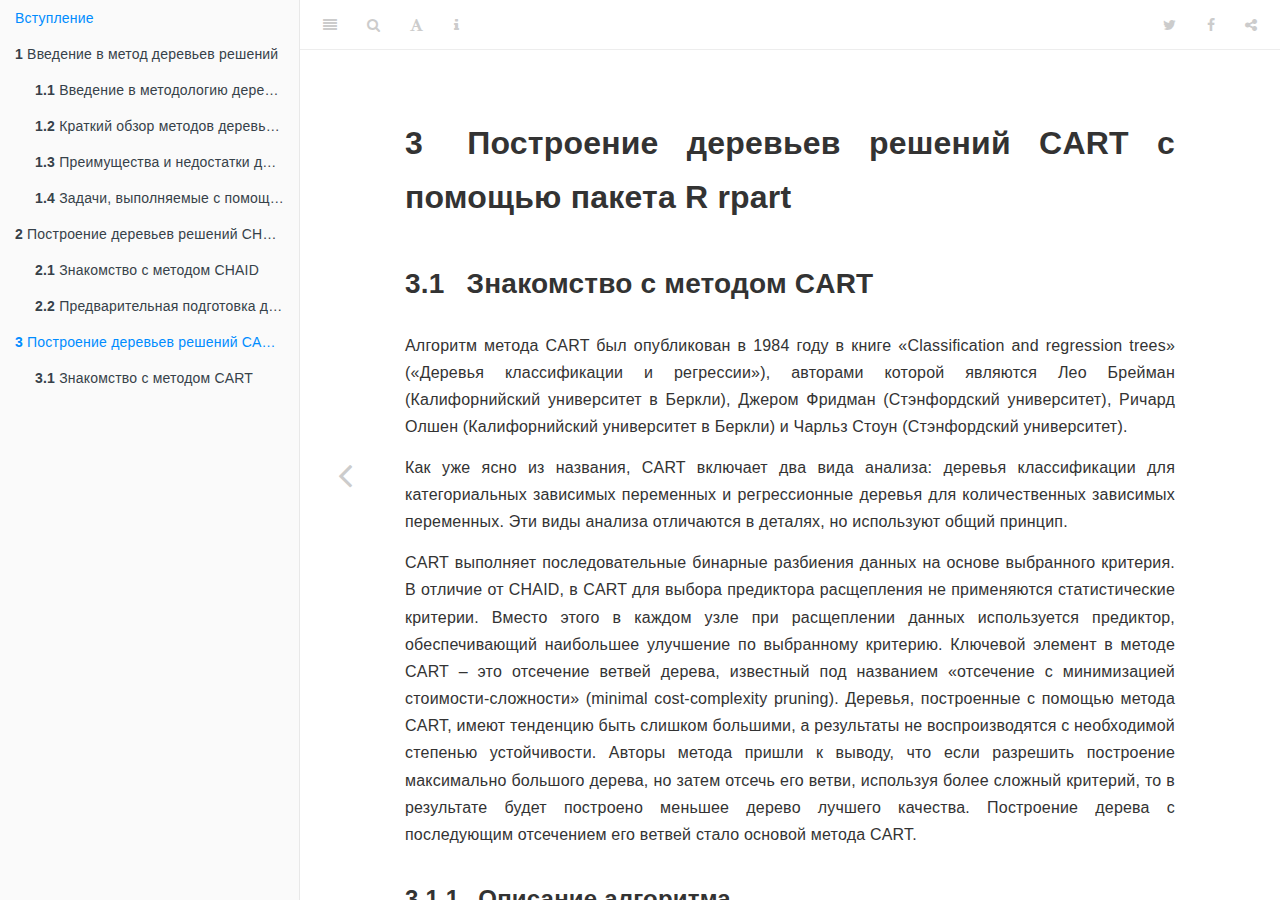
<file: _book/ch3.html>
<!DOCTYPE html>
<html lang="" xml:lang="">
<head>

  <meta charset="utf-8" />
  <meta http-equiv="X-UA-Compatible" content="IE=edge" />
  <title>3 Построение деревьев решений CART с помощью пакета R rpart | Деревянные алгоритмы в R и Python</title>
  <meta name="description" content="3 Построение деревьев решений CART с помощью пакета R rpart | Деревянные алгоритмы в R и Python." />
  <meta name="generator" content="bookdown 0.20 and GitBook 2.6.7" />

  <meta property="og:title" content="3 Построение деревьев решений CART с помощью пакета R rpart | Деревянные алгоритмы в R и Python" />
  <meta property="og:type" content="book" />
  
  
  <meta property="og:description" content="3 Построение деревьев решений CART с помощью пакета R rpart | Деревянные алгоритмы в R и Python." />
  

  <meta name="twitter:card" content="summary" />
  <meta name="twitter:title" content="3 Построение деревьев решений CART с помощью пакета R rpart | Деревянные алгоритмы в R и Python" />
  
  <meta name="twitter:description" content="3 Построение деревьев решений CART с помощью пакета R rpart | Деревянные алгоритмы в R и Python." />
  

<meta name="author" content="Артем Груздев, Андрей Огурцов" />


<meta name="date" content="2020-07-31" />

  <meta name="viewport" content="width=device-width, initial-scale=1" />
  <meta name="apple-mobile-web-app-capable" content="yes" />
  <meta name="apple-mobile-web-app-status-bar-style" content="black" />
  
  
<link rel="prev" href="ch2.html"/>

<script src="libs/header-attrs-2.3/header-attrs.js"></script>
<script src="libs/jquery-2.2.3/jquery.min.js"></script>
<link href="libs/gitbook-2.6.7/css/style.css" rel="stylesheet" />
<link href="libs/gitbook-2.6.7/css/plugin-table.css" rel="stylesheet" />
<link href="libs/gitbook-2.6.7/css/plugin-bookdown.css" rel="stylesheet" />
<link href="libs/gitbook-2.6.7/css/plugin-highlight.css" rel="stylesheet" />
<link href="libs/gitbook-2.6.7/css/plugin-search.css" rel="stylesheet" />
<link href="libs/gitbook-2.6.7/css/plugin-fontsettings.css" rel="stylesheet" />
<link href="libs/gitbook-2.6.7/css/plugin-clipboard.css" rel="stylesheet" />









<script src="libs/accessible-code-block-0.0.1/empty-anchor.js"></script>


<style type="text/css">
pre > code.sourceCode { white-space: pre; position: relative; }
pre > code.sourceCode > span { display: inline-block; line-height: 1.25; }
pre > code.sourceCode > span:empty { height: 1.2em; }
code.sourceCode > span { color: inherit; text-decoration: inherit; }
pre.sourceCode { margin: 0; }
@media screen {
div.sourceCode { overflow: auto; }
}
@media print {
pre > code.sourceCode { white-space: pre-wrap; }
pre > code.sourceCode > span { text-indent: -5em; padding-left: 5em; }
}
pre.numberSource code
  { counter-reset: source-line 0; }
pre.numberSource code > span
  { position: relative; left: -4em; counter-increment: source-line; }
pre.numberSource code > span > a:first-child::before
  { content: counter(source-line);
    position: relative; left: -1em; text-align: right; vertical-align: baseline;
    border: none; display: inline-block;
    -webkit-touch-callout: none; -webkit-user-select: none;
    -khtml-user-select: none; -moz-user-select: none;
    -ms-user-select: none; user-select: none;
    padding: 0 4px; width: 4em;
    color: #aaaaaa;
  }
pre.numberSource { margin-left: 3em; border-left: 1px solid #aaaaaa;  padding-left: 4px; }
div.sourceCode
  {   }
@media screen {
pre > code.sourceCode > span > a:first-child::before { text-decoration: underline; }
}
code span.al { color: #ff0000; font-weight: bold; } /* Alert */
code span.an { color: #60a0b0; font-weight: bold; font-style: italic; } /* Annotation */
code span.at { color: #7d9029; } /* Attribute */
code span.bn { color: #40a070; } /* BaseN */
code span.bu { } /* BuiltIn */
code span.cf { color: #007020; font-weight: bold; } /* ControlFlow */
code span.ch { color: #4070a0; } /* Char */
code span.cn { color: #880000; } /* Constant */
code span.co { color: #60a0b0; font-style: italic; } /* Comment */
code span.cv { color: #60a0b0; font-weight: bold; font-style: italic; } /* CommentVar */
code span.do { color: #ba2121; font-style: italic; } /* Documentation */
code span.dt { color: #902000; } /* DataType */
code span.dv { color: #40a070; } /* DecVal */
code span.er { color: #ff0000; font-weight: bold; } /* Error */
code span.ex { } /* Extension */
code span.fl { color: #40a070; } /* Float */
code span.fu { color: #06287e; } /* Function */
code span.im { } /* Import */
code span.in { color: #60a0b0; font-weight: bold; font-style: italic; } /* Information */
code span.kw { color: #007020; font-weight: bold; } /* Keyword */
code span.op { color: #666666; } /* Operator */
code span.ot { color: #007020; } /* Other */
code span.pp { color: #bc7a00; } /* Preprocessor */
code span.sc { color: #4070a0; } /* SpecialChar */
code span.ss { color: #bb6688; } /* SpecialString */
code span.st { color: #4070a0; } /* String */
code span.va { color: #19177c; } /* Variable */
code span.vs { color: #4070a0; } /* VerbatimString */
code span.wa { color: #60a0b0; font-weight: bold; font-style: italic; } /* Warning */
</style>

</head>

<body>



  <div class="book without-animation with-summary font-size-2 font-family-1" data-basepath=".">

    <div class="book-summary">
      <nav role="navigation">

<ul class="summary">
<li class="chapter" data-level="" data-path="index.html"><a href="index.html"><i class="fa fa-check"></i>Вступление</a></li>
<li class="chapter" data-level="1" data-path="ch1.html"><a href="ch1.html"><i class="fa fa-check"></i><b>1</b> Введение в метод деревьев решений</a>
<ul>
<li class="chapter" data-level="1.1" data-path="ch1.html"><a href="ch1.html#ch1.1"><i class="fa fa-check"></i><b>1.1</b> Введение в методологию деревьев решений</a></li>
<li class="chapter" data-level="1.2" data-path="ch1.html"><a href="ch1.html#ch1.2"><i class="fa fa-check"></i><b>1.2</b> Краткий обзор методов деревьев решений CHAID и CART</a></li>
<li class="chapter" data-level="1.3" data-path="ch1.html"><a href="ch1.html#ch1.3"><i class="fa fa-check"></i><b>1.3</b> Преимущества и недостатки деревьев решений</a></li>
<li class="chapter" data-level="1.4" data-path="ch1.html"><a href="ch1.html#ch1.4"><i class="fa fa-check"></i><b>1.4</b> Задачи, выполняемые с помощью деревьев решений</a></li>
</ul></li>
<li class="chapter" data-level="2" data-path="ch2.html"><a href="ch2.html"><i class="fa fa-check"></i><b>2</b> Построение деревьев решений CHAID с помощью пакета R CHAID</a>
<ul>
<li class="chapter" data-level="2.1" data-path="ch2.html"><a href="ch2.html#ch2.1"><i class="fa fa-check"></i><b>2.1</b> Знакомство с методом CHAID</a>
<ul>
<li class="chapter" data-level="2.1.1" data-path="ch2.html"><a href="ch2.html#ch2.1.1"><i class="fa fa-check"></i><b>2.1.1</b> Описание алгоритма</a></li>
<li class="chapter" data-level="2.1.2" data-path="ch2.html"><a href="ch2.html#ch2.1.2"><i class="fa fa-check"></i><b>2.1.2</b> Немного о критерии хи-квадрат</a></li>
<li class="chapter" data-level="2.1.3" data-path="ch2.html"><a href="ch2.html#ch2.1.3"><i class="fa fa-check"></i><b>2.1.3</b> Немного об F-критерии</a></li>
<li class="chapter" data-level="2.1.4" data-path="ch2.html"><a href="ch2.html#ch2.1.4"><i class="fa fa-check"></i><b>2.1.4</b> Способы объединения категорий предикторов</a></li>
<li class="chapter" data-level="2.1.5" data-path="ch2.html"><a href="ch2.html#ch2.1.5"><i class="fa fa-check"></i><b>2.1.5</b> Поправка Бонферрони</a></li>
<li class="chapter" data-level="2.1.6" data-path="ch2.html"><a href="ch2.html#ch2.1.6"><i class="fa fa-check"></i><b>2.1.6</b> XCHAID</a></li>
<li class="chapter" data-level="2.1.7" data-path="ch2.html"><a href="ch2.html#ch2.1.7"><i class="fa fa-check"></i><b>2.1.7</b> Иллюстрация работы CHAID на конкретном примере</a></li>
</ul></li>
<li class="chapter" data-level="2.2" data-path="ch2.html"><a href="ch2.html#ch2.2"><i class="fa fa-check"></i><b>2.2</b> Предварительная подготовка данных перед построением модели дерева CHAID</a>
<ul>
<li class="chapter" data-level="2.2.1" data-path="ch2.html"><a href="ch2.html#ch2.2.1"><i class="fa fa-check"></i><b>2.2.1</b> Загрузка данных</a></li>
</ul></li>
</ul></li>
<li class="chapter" data-level="3" data-path="ch3.html"><a href="ch3.html"><i class="fa fa-check"></i><b>3</b> Построение деревьев решений CART с помощью пакета R rpart</a>
<ul>
<li class="chapter" data-level="3.1" data-path="ch3.html"><a href="ch3.html#ch3.1"><i class="fa fa-check"></i><b>3.1</b> Знакомство с методом CART</a>
<ul>
<li class="chapter" data-level="3.1.1" data-path="ch3.html"><a href="ch3.html#ch3.1.1"><i class="fa fa-check"></i><b>3.1.1</b> Описание алгоритма</a></li>
<li class="chapter" data-level="3.1.2" data-path="ch3.html"><a href="ch3.html#ch3.1.2"><i class="fa fa-check"></i><b>3.1.2</b> Неоднородность</a></li>
<li class="chapter" data-level="3.1.3" data-path="ch3.html"><a href="ch3.html#ch3.1.3"><i class="fa fa-check"></i><b>3.1.3</b> Метод отсечения ветвей на основе меры стоимости-сложности с перекрестной проверкой</a></li>
<li class="chapter" data-level="3.1.4" data-path="ch3.html"><a href="ch3.html#ch3.1.4"><i class="fa fa-check"></i><b>3.1.4</b> Обработка пропущенных значений</a></li>
<li class="chapter" data-level="3.1.5" data-path="ch3.html"><a href="ch3.html#ch3.1.5"><i class="fa fa-check"></i><b>3.1.5</b> Иллюстрация работы метода CART на конкретных примерах</a></li>
</ul></li>
</ul></li>
</ul>

      </nav>
    </div>

    <div class="book-body">
      <div class="body-inner">
        <div class="book-header" role="navigation">
          <h1>
            <i class="fa fa-circle-o-notch fa-spin"></i><a href="./">Деревянные алгоритмы в R и Python</a>
          </h1>
        </div>

        <div class="page-wrapper" tabindex="-1" role="main">
          <div class="page-inner">

            <section class="normal" id="section-">
<div id="ch3" class="section level1" number="3" style="text-align: justify">
<h1><span class="header-section-number">3</span> Построение деревьев решений CART с помощью пакета R rpart</h1>
<div id="ch3.1" class="section level2" number="3.1">
<h2><span class="header-section-number">3.1</span> Знакомство с методом CART</h2>
<p>Алгоритм метода CART был опубликован в 1984 году в книге «Classification and regression trees» («Деревья классификации и регрессии»), авторами которой являются Лео Брейман (Калифорнийский университет в Беркли), Джером Фридман (Стэнфордский университет), Ричард Олшен (Калифорнийский университет в Беркли) и Чарльз
Стоун (Стэнфордский университет).</p>
<p>Как уже ясно из названия, CART включает два вида анализа: деревья классификации для категориальных зависимых переменных и регрессионные деревья для количественных зависимых переменных. Эти виды анализа отличаются в деталях, но используют общий принцип.</p>
<p>CART выполняет последовательные бинарные разбиения данных на основе выбранного критерия. В отличие от CHAID, в CART для выбора предиктора расщепления не применяются статистические критерии. Вместо этого в каждом узле при расщеплении данных используется предиктор, обеспечивающий наибольшее улучшение по выбранному критерию. Ключевой элемент в методе CART – это отсечение ветвей дерева, известный под названием «отсечение с минимизацией стоимости-сложности» (minimal cost-complexity pruning). Деревья, построенные c помощью метода CART, имеют тенденцию быть слишком большими, а результаты не воспроизводятся с необходимой степенью устойчивости. Авторы метода пришли к выводу, что если разрешить построение максимально большого дерева, но затем отсечь его ветви, используя более сложный критерий, то в результате будет построено меньшее дерево лучшего качества. Построение дерева с последующим отсечением его ветвей стало основой метода CART.</p>
<div id="ch3.1.1" class="section level3" number="3.1.1">
<h3><span class="header-section-number">3.1.1</span> Описание алгоритма</h3>
<p>Алгоритм CART строит дерево, итеративно применяя к каждому узлу, начиная с корневого, процедуры выбора наилучшего расщепления предиктора, выбора наилучшего расщепления узла и остановки. В качестве критерия расщепления алгоритм использует уменьшение неоднородности при разбиении родительского узла на дочерние узлы (см. раздел <em>3.1.2. Неоднородность</em>).</p>
<p><strong>Этап 1. Выбор наилучшего расщепления предиктора</strong></p>
<p>1. Алгоритм начинает с поиска наилучшей точки расщепления (разделяющего значения) для каждого предиктора. Для количественных и порядковых предикторов алгоритм выполняет сортировку значений в порядке возрастания. Затем алгоритм разбивает предиктор по всем возможным точкам расщепления (разделяющим значениям). Если имеются 6 различных значений возраста, они будут упорядочены и для них будет созданы 5 точек расщепления.</p>
<p>Например, есть значения возраста 18, 35, 20, 16, 11, 10. Они будут упорядочены: 10, 11, 16, 18, 20 и 35. Будет рассмотрено пять расщепляющих значений:</p>
<pre><code>&lt; 11 s ≥ 11
&lt; 16 s ≥ 16
&lt; 18 s ≥ 18
&lt; 20 s ≥ 20 
&lt; 35 s ≥ 35</code></pre>
<p>Именно эта стратегия используется в пакете R rpart.</p>
<p>Для номинального предиктора его категории делятся всеми возможными способами на две группы.</p>
<p>В каждой возможной точке расщепления переменной вся выборка наблюдений гипотетически разбивается на два дочерних узла: левый и правый. Все наблюдения, у которых значение предиктора меньше точки расщепления, относятся в левый дочерний узел. Все наблюдения, у которых значение предиктора больше или равно точке расщепления, относятся в правый дочерний узел.</p>
<p>2. Алгоритм вычисляет уменьшение неоднородности для каждой точки расщепления.</p>
<p>3. В качестве наилучшей точки расщепления предиктора алгоритма выбирается точка расщепления, дающая наибольшее уменьшение неоднородности при разбиении родительского узла на дочерние узлы.
Вышеописанные шаги повторяются для всех остальных переменных.</p>
<p><strong>Этап 2. Выбор наилучшего расщепления узла</strong></p>
<p>1. Из наилучших точек расщеплений предикторов, полученных на первом этапе, алгоритм выбирает точку расщепления, максимизирующую уменьшение неоднородности (проще говоря, из лучших расщеплений для каждого предиктоа выбирается наилучшее).</p>
<p>2. Алгоритм расщепляет узел, используя найденную для него наилучшую точку расщепления, если это позволяют правила остановки. Обратите внимание, что каждый предиктор может неоднократно использоваться для расщепления в ветви дерева. Например, может быть выполнено расщепление по переменной Возраст в значении 60 лет, а затем в узле-потомке снова может быть выполнено расщепление по этой переменной. Таким образом, могут моделироваться сложные зависимости между непрерывным предиктором и зависимой переменной, несмотря на то, что выполняются только бинарные расщепления.</p>
<p><strong>Этап 3. Остановка</strong></p>
<p>Алгоритм проверяет, нужно ли прекратить построение дерева, в соответствии со следующими правилами остановки.</p>
<p>1. Если узел стал однородным, то есть все наблюдения в узле имеют одинаковые значения зависимой переменной, узел не разбивается.</p>
<p>2. Если при выполнении разбиения уменьшение ошибки модели становится меньше порогового значения штрафа за сложность, процесс построения дерева останавливается.</p>
<p>3. Если количество наблюдений в родительском узле меньше заданного пользователем минимума наблюдений в родительском узле, узел не разбивается.</p>
<p>4. Если минимальное количество наблюдений в терминальном узле меньше заданного пользователем минимума наблюдений в терминальном узле, узел не разбивается.</p>
<p>5. Если текущая глубина дерева достигает заданной пользователем максимальной глубины дерева, процесс построения дерева останавливается.</p>
<p><em>ПРИМЕЧАНИЕ</em></p>
<p>В пакете R <code>rpart</code> с помощью ряда параметров вспомогательной функции <code>rpart.control</code> можно изменить некоторые вышеперечисленные правила остановки:</p>
<ul>
<li><p><code>cp</code> задает штраф за сложность: если разбиение уменьшает ошибку модели на значение, меньшее порогового значения <code>cp</code>, оно не принимается и дерево останавливается в росте;</p></li>
<li><p><code>minsplit</code> задает минимальное количество наблюдений в родительском узле перед расщеплением, по умолчанию 20;</p></li>
<li><p><code>minbucket</code> задает минимальное количество наблюдений в терминальном узле, по умолчанию используется округленное значение <code>minsplit/3</code>;</p></li>
<li><p><code>maxdepth</code> задает максимальную глубину дерева (количество уровней дерева, лежащих ниже корневого узла), по умолчанию равна 30.</p></li>
</ul>
</div>
<div id="ch3.1.2" class="section level3" number="3.1.2">
<h3><span class="header-section-number">3.1.2</span> Неоднородность</h3>
<p>При построении дерева CART расщепляет узел на два дочерних узла по предиктору, который обеспечивает наибольшее уменьшение неоднородности. Для этого неоднородность родительского узла сравнивается со взвешенным средним значением неоднородностей дочерних узлов:</p>
<p><span class="math display">\[\Delta i=i_{P}-\left(\frac{n_{L}}{n_{P}}i_{L} + \frac{n_{R}}{n_{P}}i_{R}\right),\]</span></p>
<p>где</p>
<p><span class="math inline">\(\Delta i\)</span> – уменьшение неоднородности;</p>
<p><span class="math inline">\(i_{p}\)</span> – неоднородность родительского узла;</p>
<p><span class="math inline">\(\left(\frac{n_{L}}{n_{P}}i_{L} + \frac{n_{R}}{n_{P}}i_{R}\right)\)</span> – взвешенное среднее значение неоднородностей дочерних узлов:</p>
<p><span class="math inline">\(n_{L}\)</span> – количество наблюдений в левом дочернем узле;</p>
<p><span class="math inline">\(n_{R}\)</span> – количество наблюдений в правом дочернем узле;</p>
<p><span class="math inline">\(n_{P}\)</span> – количество наблюдений в родительском узле;</p>
<p><span class="math inline">\(i_{L}\)</span> – неоднородность левого дочернего узла;</p>
<p><span class="math inline">\(i_{R}\)</span> – неоднородность правого дочернего узла.</p>
<p>Применительно к дереву классификации CART под неоднородностью понимается неоднородность распределения классов зависимой переменной в узле. Однородным узлом является тот, в котором все наблюдения относятся к одному и тому же классу зависимой переменной, в то время как узел с максимальной неоднородностью содержит равное количество наблюдений во всех классах зависимой переменной. Допустим, есть узел, содержащий 6 наблюдений, относящимся к одному из двух классов. Максимальная неоднородность в узле будет достигнута при разбиении его на два класса по 3 наблюдения в каждом, а минимальная неоднородность – при разбиении на 6 наблюдений одного класса и 0 наблюдений другого класса.</p>
<p><img src="figures/3.1.PNG" /></p>
<p><em>Рис. 3.1. Примеры, иллюстрирующие минимальную и максимальную неоднородность</em></p>
<p>Наиболее популярная мера неоднородности для деревьев классификации – <strong>мера Джини</strong>. В основе меры Джини лежат возведенные в квадрат вероятности, с которыми наблюдения будут отнесены к каждому классу зависимой переменной.</p>
<p>Общая формула для вычисления меры Джини выглядит так:</p>
<p><span class="math display">\[Gini(t)=1-\sum^{K}_{k=1}p^{2}_{k},\]</span></p>
<p>где</p>
<p><span class="math inline">\(K\)</span> – количество классов зависимой переменной;</p>
<p><span class="math inline">\(k\)</span> – класс зависимой переменной;</p>
<p><span class="math inline">\(p_{k}\)</span> – вероятность <span class="math inline">\(k\)</span>-того класса зависимой переменной в <span class="math inline">\(t\)</span>-ом узле.</p>
<p>Для бинарной зависимой переменной мера Джини принимает вид:</p>
<p><span class="math display">\[Gini(t)=1-p^{2}_{1}-p^{2}_{0},\]</span></p>
<p>где</p>
<p><span class="math inline">\(p^{2}_{1}\)</span> – вероятность класса 1 (положительного класса) в <span class="math inline">\(t\)</span>-ом узле;</p>
<p><span class="math inline">\(p^{2}_{0}\)</span> – вероятность класса 0 (отрицательного класса) в <span class="math inline">\(t\)</span>-ом узле.</p>
<p>Когда наблюдения в узле равномерно распределены по категориям, мера Джини принимает свое максимальное значение (для бинарной зависимой переменной максимальное значение меры Джини равно 0,5). Когда все наблюдения в узле принадлежат к одному и тому же классу, мера Джини равна 0.</p>
<table>
<thead>
<tr class="header">
<th>Распределение в узлах</th>
<th>Мера Джини</th>
</tr>
</thead>
<tbody>
<tr class="odd">
<td>Узел с распределением (1, 0)</td>
<td>Мера Джини = 1 – 1<sup>2</sup> – 0<sup>2</sup> = 0</td>
</tr>
<tr class="even">
<td>Узел с распределением (0,5, 0,5)</td>
<td>Мера Джини = 1 – 0,5<sup>2</sup> – 0,5<sup>2</sup> = 0,5</td>
</tr>
<tr class="odd">
<td>Узел с распределением (0,7, 0,3)</td>
<td>Мера Джини = 1 – 0,7<sup>2</sup> – 0,3<sup>2</sup> = 0,42</td>
</tr>
</tbody>
</table>
<p>Кроме меры Джини часто используется энтропия. Она вычисляется по формуле:</p>
<p><span class="math display">\[E(t)=-\sum^{K}_{k=1}p_{k}\times log_{2}p_{k}\]</span></p>
<p>Обе меры показаны на рис. 3.2, где можно четко увидеть, что энтропия (мера Джини) минимальна, когда все наблюдения либо принадлежат отрицательному классу, либо принадлежат положительному классу, и максимальна в случае одинакового количества наблюдений каждого класса.</p>
<p><img src="figures/3.2.PNG" /></p>
<p><em>Рис. 3.2. Сравнение меры Джини и энтропии для двух классов</em></p>
<p>Применительно к дереву регрессии CART под неоднородностью понимается степень разброса значений количественной зависимой переменной вокруг среднего значения в узле. Более точно, речь идет о <strong>среднеквадратичной ошибке</strong> – сумме квадратов остатков (разностей между фактическими значениями зависимой переменной и ее средним значением) в конкретном узле, поделенной на количество наблюдений в этом узле.</p>
<p><span class="math display">\[MSE(t)=\frac{1}{n_{t}} \sum_{i}(y_{it}- \bar{y_{t}})^2,\]</span></p>
<p>где</p>
<p><span class="math inline">\(y_{it}\)</span> – фактическое значение зависимой переменной для <span class="math inline">\(i\)</span>-того наблюдения в t-ом узле;</p>
<p><span class="math inline">\(\bar{y_{t}}\)</span> – среднее значение зависимой переменной для в <span class="math inline">\(t\)</span>-ом узле;</p>
<p><span class="math inline">\(n_{t}\)</span> – количество наблюдений в t-ом узле.</p>
</div>
<div id="ch3.1.3" class="section level3" number="3.1.3">
<h3><span class="header-section-number">3.1.3</span> Метод отсечения ветвей на основе меры стоимости-сложности с перекрестной проверкой</h3>
<p>При использовании критерия неоднородности для построения дерева возникает следующая проблема. Увеличивая размеры дерева, почти всегда можно уменьшить неоднородность. Любое дерево будет иметь нулевую неоднородность, если оно построено достаточно большим. В частности, если в каждом терминальном узле имеется только одно наблюдение, то неоднородность равна нулю. По мере увеличения размеров дерево становится более сложным, а ошибка модели на обучающей выборке уменьшается вплоть до 0, когда каждое наблюдение находится в отдельном узле. Но такая ситуация чревата переобучением, когда на новых данных качество модели будет гораздо хуже полученного на обучающей выборке. В итоге, несмотря на высокий процент правильных прогнозов на обучающей выборке, большие деревья могут обладать плохой обобщающей способностью. Поэтому необходимо найти баланс между сложностью и ошибкой модели.</p>
<p>Для решения этих проблем разработчики CART ввели меру стоимости-сложности, которая включает штраф, возрастающий с увеличением размера дерева. Эта функция для дерева (или его ветви) обычно выражается как <span class="math inline">\(R_{\alpha}=R(T)-\alpha \lvert T \rvert\)</span>, где <span class="math inline">\(R(T)\)</span> – ошибка модели, рассчитанная по тем же данным, по которым строилось дерево; <span class="math inline">\(\alpha\)</span> – коэффициент штрафа; <span class="math inline">\(\lvert T \rvert\)</span> – количество терминальных узлов дерева (или ветви) <span class="math inline">\(T\)</span>.</p>
<p>Дерево большего размера будет иметь б<em>о</em>льшую меру стоимости-сложности за счет слагаемого <span class="math inline">\(\alpha \lvert T \rvert\)</span>. Для того, чтобы мера стоимости-сложности улучшилась, ошибка модели («стоимость» ошибки) должна уменьшиться на величину, большую, чем штраф за сложность (в пакете R <code>rpart</code> штраф за сложность регулируется гиперпараметром <code>cp</code>).</p>
<p>Мера стоимости-сложности была протестирована в качестве критерия построения дерева, однако авторы (Брейман, Фридман и др.) констатировали, что построенные таким способом деревья все еще не вполне удовлетворительны – они недостаточно стабильны. Решение этой проблемы привело, в свою очередь, к методу отсечения ветвей на основе критерия максимального уменьшения меры стоимости-сложности (cost-complexity pruning). Его суть сводится к следующему. Сначала строим максимально большое дерево (с небольшим числом наблюдений в узлах – от 1 до 5). Затем отсекаем у него ветви на основе меры стоимости-сложности. Выбираем простейшее дерево с наименьшим числом узлов, ошибка которого находится в пределах одной стандартной ошибки от минимальной ошибки, достигнутой на этапе построения дерева. В качестве ошибки для дерева классификации берется ошибка классификации, а для дерева регрессии таковой будет среднеквадратичная ошибка.</p>
<p>В дальнейшем этот метод был вновь усовершенствован авторами. В ходе экспериментов было установлено, что управление отсечением и отбор модели необходимо осуществлять, оценивая качество модели не на обучающей выборке, а на контрольных блоках перекрестной проверки (Лео Брейман рекомендовал использовать 10-блочную перекрестную проверку). Мы выбираем дерево, которое дает наименьшую кросс-валидационную ошибку. Кросс-валидационной ошибкой является ошибка классификации (для дерева классификации) или среднеквадратичная ошибка (для дерева регрессии), усредненная по всем контрольным блокам перекрестной проверки. Метод отсечения на основе меры стоимости-сложности с перекрестной проверкой как раз и реализован в пакете <code>rpart</code>.</p>
</div>
<div id="ch3.1.4" class="section level3" number="3.1.4">
<h3><span class="header-section-number">3.1.4</span> Обработка пропущенных значений</h3>
<p>В методе CART пропущенные значения обрабатываются с использованием переменных-суррогатов. Таким образом, если наблюдение имеет пропущенное значение в переменной, по которой осуществляется разбиение узла, то для выбора дочернего узла, к которому относится данное наблюдение, используется его значение для наилучшей переменной-суррогата. Наилучшей переменной-суррогатом является альтернативная предикторная переменная, дающая наиболее близкое (с использованием меры связи) разбиение к тому, которое дает исходный предиктор.</p>
</div>
<div id="ch3.1.5" class="section level3" number="3.1.5">
<h3><span class="header-section-number">3.1.5</span> Иллюстрация работы метода CART на конкретных примерах</h3>
<div id="ch3.1.5.1" class="section level4" number="3.1.5.1">
<h4><span class="header-section-number">3.1.5.1</span> Дерево классификации</h4>
</div>
</div>
</div>
</div>












            </section>

          </div>
        </div>
      </div>
<a href="ch2.html" class="navigation navigation-prev navigation-unique" aria-label="Previous page"><i class="fa fa-angle-left"></i></a>

    </div>
  </div>
<script src="libs/gitbook-2.6.7/js/app.min.js"></script>
<script src="libs/gitbook-2.6.7/js/lunr.js"></script>
<script src="libs/gitbook-2.6.7/js/clipboard.min.js"></script>
<script src="libs/gitbook-2.6.7/js/plugin-search.js"></script>
<script src="libs/gitbook-2.6.7/js/plugin-sharing.js"></script>
<script src="libs/gitbook-2.6.7/js/plugin-fontsettings.js"></script>
<script src="libs/gitbook-2.6.7/js/plugin-bookdown.js"></script>
<script src="libs/gitbook-2.6.7/js/jquery.highlight.js"></script>
<script src="libs/gitbook-2.6.7/js/plugin-clipboard.js"></script>
<script>
gitbook.require(["gitbook"], function(gitbook) {
gitbook.start({
"sharing": {
"github": false,
"facebook": true,
"twitter": true,
"linkedin": false,
"weibo": false,
"instapaper": false,
"vk": false,
"all": ["facebook", "twitter", "linkedin", "weibo", "instapaper"]
},
"fontsettings": {
"theme": "white",
"family": "sans",
"size": 2
},
"edit": {
"link": null,
"text": null
},
"history": {
"link": null,
"text": null
},
"view": {
"link": null,
"text": null
},
"download": null,
"toc": {
"collapse": "subsection"
}
});
});
</script>

<!-- dynamically load mathjax for compatibility with self-contained -->
<script>
  (function () {
    var script = document.createElement("script");
    script.type = "text/javascript";
    var src = "true";
    if (src === "" || src === "true") src = "https://mathjax.rstudio.com/latest/MathJax.js?config=TeX-MML-AM_CHTML";
    if (location.protocol !== "file:")
      if (/^https?:/.test(src))
        src = src.replace(/^https?:/, '');
    script.src = src;
    document.getElementsByTagName("head")[0].appendChild(script);
  })();
</script>
</body>

</html>
</file>
<file: _book/libs/gitbook-2.6.7/css/plugin-table.css>
.book .book-body .page-wrapper .page-inner section.normal table{display:table;width:100%;border-collapse:collapse;border-spacing:0;overflow:auto}.book .book-body .page-wrapper .page-inner section.normal table td,.book .book-body .page-wrapper .page-inner section.normal table th{padding:6px 13px;border:1px solid #ddd}.book .book-body .page-wrapper .page-inner section.normal table tr{background-color:#fff;border-top:1px solid #ccc}.book .book-body .page-wrapper .page-inner section.normal table tr:nth-child(2n){background-color:#f8f8f8}.book .book-body .page-wrapper .page-inner section.normal table th{font-weight:700}
</file>
<file: _book/libs/gitbook-2.6.7/css/plugin-bookdown.css>
.book .book-header h1 {
  padding-left: 20px;
  padding-right: 20px;
}
.book .book-header.fixed {
  position: fixed;
  right: 0;
  top: 0;
  left: 0;
  border-bottom: 1px solid rgba(0,0,0,.07);
}
span.search-highlight {
  background-color: #ffff88;
}
@media (min-width: 600px) {
  .book.with-summary .book-header.fixed {
    left: 300px;
  }
}
@media (max-width: 1240px) {
  .book .book-body.fixed {
    top: 50px;
  }
  .book .book-body.fixed .body-inner {
    top: auto;
  }
}
@media (max-width: 600px) {
  .book.with-summary .book-header.fixed {
    left: calc(100% - 60px);
    min-width: 300px;
  }
  .book.with-summary .book-body {
    transform: none;
    left: calc(100% - 60px);
    min-width: 300px;
  }
  .book .book-body.fixed {
    top: 0;
  }
}

.book .book-body.fixed .body-inner {
  top: 50px;
}
.book .book-body .page-wrapper .page-inner section.normal sub, .book .book-body .page-wrapper .page-inner section.normal sup {
  font-size: 85%;
}

@media print {
  .book .book-summary, .book .book-body .book-header, .fa {
    display: none !important;
  }
  .book .book-body.fixed {
    left: 0px;
  }
  .book .book-body,.book .book-body .body-inner, .book.with-summary {
    overflow: visible !important;
  }
}
.kable_wrapper {
  border-spacing: 20px 0;
  border-collapse: separate;
  border: none;
  margin: auto;
}
.kable_wrapper > tbody > tr > td {
  vertical-align: top;
}
.book .book-body .page-wrapper .page-inner section.normal table tr.header {
  border-top-width: 2px;
}
.book .book-body .page-wrapper .page-inner section.normal table tr:last-child td {
  border-bottom-width: 2px;
}
.book .book-body .page-wrapper .page-inner section.normal table td, .book .book-body .page-wrapper .page-inner section.normal table th {
  border-left: none;
  border-right: none;
}
.book .book-body .page-wrapper .page-inner section.normal table.kable_wrapper > tbody > tr, .book .book-body .page-wrapper .page-inner section.normal table.kable_wrapper > tbody > tr > td {
  border-top: none;
}
.book .book-body .page-wrapper .page-inner section.normal table.kable_wrapper > tbody > tr:last-child > td {
    border-bottom: none;
}

div.theorem, div.lemma, div.corollary, div.proposition, div.conjecture {
  font-style: italic;
}
span.theorem, span.lemma, span.corollary, span.proposition, span.conjecture {
  font-style: normal;
}
div.proof:after {
  content: "\25a2";
  float: right;
}
.header-section-number {
  padding-right: .5em;
}
</file>
<file: _book/libs/gitbook-2.6.7/css/plugin-highlight.css>
.book .book-body .page-wrapper .page-inner section.normal pre,
.book .book-body .page-wrapper .page-inner section.normal code {
  /* http://jmblog.github.com/color-themes-for-google-code-highlightjs */
  /* Tomorrow Comment */
  /* Tomorrow Red */
  /* Tomorrow Orange */
  /* Tomorrow Yellow */
  /* Tomorrow Green */
  /* Tomorrow Aqua */
  /* Tomorrow Blue */
  /* Tomorrow Purple */
}
.book .book-body .page-wrapper .page-inner section.normal pre .hljs-comment,
.book .book-body .page-wrapper .page-inner section.normal code .hljs-comment,
.book .book-body .page-wrapper .page-inner section.normal pre .hljs-title,
.book .book-body .page-wrapper .page-inner section.normal code .hljs-title {
  color: #8e908c;
}
.book .book-body .page-wrapper .page-inner section.normal pre .hljs-variable,
.book .book-body .page-wrapper .page-inner section.normal code .hljs-variable,
.book .book-body .page-wrapper .page-inner section.normal pre .hljs-attribute,
.book .book-body .page-wrapper .page-inner section.normal code .hljs-attribute,
.book .book-body .page-wrapper .page-inner section.normal pre .hljs-tag,
.book .book-body .page-wrapper .page-inner section.normal code .hljs-tag,
.book .book-body .page-wrapper .page-inner section.normal pre .hljs-regexp,
.book .book-body .page-wrapper .page-inner section.normal code .hljs-regexp,
.book .book-body .page-wrapper .page-inner section.normal pre .ruby .hljs-constant,
.book .book-body .page-wrapper .page-inner section.normal code .ruby .hljs-constant,
.book .book-body .page-wrapper .page-inner section.normal pre .xml .hljs-tag .hljs-title,
.book .book-body .page-wrapper .page-inner section.normal code .xml .hljs-tag .hljs-title,
.book .book-body .page-wrapper .page-inner section.normal pre .xml .hljs-pi,
.book .book-body .page-wrapper .page-inner section.normal code .xml .hljs-pi,
.book .book-body .page-wrapper .page-inner section.normal pre .xml .hljs-doctype,
.book .book-body .page-wrapper .page-inner section.normal code .xml .hljs-doctype,
.book .book-body .page-wrapper .page-inner section.normal pre .html .hljs-doctype,
.book .book-body .page-wrapper .page-inner section.normal code .html .hljs-doctype,
.book .book-body .page-wrapper .page-inner section.normal pre .css .hljs-id,
.book .book-body .page-wrapper .page-inner section.normal code .css .hljs-id,
.book .book-body .page-wrapper .page-inner section.normal pre .css .hljs-class,
.book .book-body .page-wrapper .page-inner section.normal code .css .hljs-class,
.book .book-body .page-wrapper .page-inner section.normal pre .css .hljs-pseudo,
.book .book-body .page-wrapper .page-inner section.normal code .css .hljs-pseudo {
  color: #c82829;
}
.book .book-body .page-wrapper .page-inner section.normal pre .hljs-number,
.book .book-body .page-wrapper .page-inner section.normal code .hljs-number,
.book .book-body .page-wrapper .page-inner section.normal pre .hljs-preprocessor,
.book .book-body .page-wrapper .page-inner section.normal code .hljs-preprocessor,
.book .book-body .page-wrapper .page-inner section.normal pre .hljs-pragma,
.book .book-body .page-wrapper .page-inner section.normal code .hljs-pragma,
.book .book-body .page-wrapper .page-inner section.normal pre .hljs-built_in,
.book .book-body .page-wrapper .page-inner section.normal code .hljs-built_in,
.book .book-body .page-wrapper .page-inner section.normal pre .hljs-literal,
.book .book-body .page-wrapper .page-inner section.normal code .hljs-literal,
.book .book-body .page-wrapper .page-inner section.normal pre .hljs-params,
.book .book-body .page-wrapper .page-inner section.normal code .hljs-params,
.book .book-body .page-wrapper .page-inner section.normal pre .hljs-constant,
.book .book-body .page-wrapper .page-inner section.normal code .hljs-constant {
  color: #f5871f;
}
.book .book-body .page-wrapper .page-inner section.normal pre .ruby .hljs-class .hljs-title,
.book .book-body .page-wrapper .page-inner section.normal code .ruby .hljs-class .hljs-title,
.book .book-body .page-wrapper .page-inner section.normal pre .css .hljs-rules .hljs-attribute,
.book .book-body .page-wrapper .page-inner section.normal code .css .hljs-rules .hljs-attribute {
  color: #eab700;
}
.book .book-body .page-wrapper .page-inner section.normal pre .hljs-string,
.book .book-body .page-wrapper .page-inner section.normal code .hljs-string,
.book .book-body .page-wrapper .page-inner section.normal pre .hljs-value,
.book .book-body .page-wrapper .page-inner section.normal code .hljs-value,
.book .book-body .page-wrapper .page-inner section.normal pre .hljs-inheritance,
.book .book-body .page-wrapper .page-inner section.normal code .hljs-inheritance,
.book .book-body .page-wrapper .page-inner section.normal pre .hljs-header,
.book .book-body .page-wrapper .page-inner section.normal code .hljs-header,
.book .book-body .page-wrapper .page-inner section.normal pre .ruby .hljs-symbol,
.book .book-body .page-wrapper .page-inner section.normal code .ruby .hljs-symbol,
.book .book-body .page-wrapper .page-inner section.normal pre .xml .hljs-cdata,
.book .book-body .page-wrapper .page-inner section.normal code .xml .hljs-cdata {
  color: #718c00;
}
.book .book-body .page-wrapper .page-inner section.normal pre .css .hljs-hexcolor,
.book .book-body .page-wrapper .page-inner section.normal code .css .hljs-hexcolor {
  color: #3e999f;
}
.book .book-body .page-wrapper .page-inner section.normal pre .hljs-function,
.book .book-body .page-wrapper .page-inner section.normal code .hljs-function,
.book .book-body .page-wrapper .page-inner section.normal pre .python .hljs-decorator,
.book .book-body .page-wrapper .page-inner section.normal code .python .hljs-decorator,
.book .book-body .page-wrapper .page-inner section.normal pre .python .hljs-title,
.book .book-body .page-wrapper .page-inner section.normal code .python .hljs-title,
.book .book-body .page-wrapper .page-inner section.normal pre .ruby .hljs-function .hljs-title,
.book .book-body .page-wrapper .page-inner section.normal code .ruby .hljs-function .hljs-title,
.book .book-body .page-wrapper .page-inner section.normal pre .ruby .hljs-title .hljs-keyword,
.book .book-body .page-wrapper .page-inner section.normal code .ruby .hljs-title .hljs-keyword,
.book .book-body .page-wrapper .page-inner section.normal pre .perl .hljs-sub,
.book .book-body .page-wrapper .page-inner section.normal code .perl .hljs-sub,
.book .book-body .page-wrapper .page-inner section.normal pre .javascript .hljs-title,
.book .book-body .page-wrapper .page-inner section.normal code .javascript .hljs-title,
.book .book-body .page-wrapper .page-inner section.normal pre .coffeescript .hljs-title,
.book .book-body .page-wrapper .page-inner section.normal code .coffeescript .hljs-title {
  color: #4271ae;
}
.book .book-body .page-wrapper .page-inner section.normal pre .hljs-keyword,
.book .book-body .page-wrapper .page-inner section.normal code .hljs-keyword,
.book .book-body .page-wrapper .page-inner section.normal pre .javascript .hljs-function,
.book .book-body .page-wrapper .page-inner section.normal code .javascript .hljs-function {
  color: #8959a8;
}
.book .book-body .page-wrapper .page-inner section.normal pre .hljs,
.book .book-body .page-wrapper .page-inner section.normal code .hljs {
  display: block;
  background: white;
  color: #4d4d4c;
  padding: 0.5em;
}
.book .book-body .page-wrapper .page-inner section.normal pre .coffeescript .javascript,
.book .book-body .page-wrapper .page-inner section.normal code .coffeescript .javascript,
.book .book-body .page-wrapper .page-inner section.normal pre .javascript .xml,
.book .book-body .page-wrapper .page-inner section.normal code .javascript .xml,
.book .book-body .page-wrapper .page-inner section.normal pre .tex .hljs-formula,
.book .book-body .page-wrapper .page-inner section.normal code .tex .hljs-formula,
.book .book-body .page-wrapper .page-inner section.normal pre .xml .javascript,
.book .book-body .page-wrapper .page-inner section.normal code .xml .javascript,
.book .book-body .page-wrapper .page-inner section.normal pre .xml .vbscript,
.book .book-body .page-wrapper .page-inner section.normal code .xml .vbscript,
.book .book-body .page-wrapper .page-inner section.normal pre .xml .css,
.book .book-body .page-wrapper .page-inner section.normal code .xml .css,
.book .book-body .page-wrapper .page-inner section.normal pre .xml .hljs-cdata,
.book .book-body .page-wrapper .page-inner section.normal code .xml .hljs-cdata {
  opacity: 0.5;
}
.book.color-theme-1 .book-body .page-wrapper .page-inner section.normal pre,
.book.color-theme-1 .book-body .page-wrapper .page-inner section.normal code {
  /*

Orginal Style from ethanschoonover.com/solarized (c) Jeremy Hull <sourdrums@gmail.com>

*/
  /* Solarized Green */
  /* Solarized Cyan */
  /* Solarized Blue */
  /* Solarized Yellow */
  /* Solarized Orange */
  /* Solarized Red */
  /* Solarized Violet */
}
.book.color-theme-1 .book-body .page-wrapper .page-inner section.normal pre .hljs,
.book.color-theme-1 .book-body .page-wrapper .page-inner section.normal code .hljs {
  display: block;
  padding: 0.5em;
  background: #fdf6e3;
  color: #657b83;
}
.book.color-theme-1 .book-body .page-wrapper .page-inner section.normal pre .hljs-comment,
.book.color-theme-1 .book-body .page-wrapper .page-inner section.normal code .hljs-comment,
.book.color-theme-1 .book-body .page-wrapper .page-inner section.normal pre .hljs-template_comment,
.book.color-theme-1 .book-body .page-wrapper .page-inner section.normal code .hljs-template_comment,
.book.color-theme-1 .book-body .page-wrapper .page-inner section.normal pre .diff .hljs-header,
.book.color-theme-1 .book-body .page-wrapper .page-inner section.normal code .diff .hljs-header,
.book.color-theme-1 .book-body .page-wrapper .page-inner section.normal pre .hljs-doctype,
.book.color-theme-1 .book-body .page-wrapper .page-inner section.normal code .hljs-doctype,
.book.color-theme-1 .book-body .page-wrapper .page-inner section.normal pre .hljs-pi,
.book.color-theme-1 .book-body .page-wrapper .page-inner section.normal code .hljs-pi,
.book.color-theme-1 .book-body .page-wrapper .page-inner section.normal pre .lisp .hljs-string,
.book.color-theme-1 .book-body .page-wrapper .page-inner section.normal code .lisp .hljs-string,
.book.color-theme-1 .book-body .page-wrapper .page-inner section.normal pre .hljs-javadoc,
.book.color-theme-1 .book-body .page-wrapper .page-inner section.normal code .hljs-javadoc {
  color: #93a1a1;
}
.book.color-theme-1 .book-body .page-wrapper .page-inner section.normal pre .hljs-keyword,
.book.color-theme-1 .book-body .page-wrapper .page-inner section.normal code .hljs-keyword,
.book.color-theme-1 .book-body .page-wrapper .page-inner section.normal pre .hljs-winutils,
.book.color-theme-1 .book-body .page-wrapper .page-inner section.normal code .hljs-winutils,
.book.color-theme-1 .book-body .page-wrapper .page-inner section.normal pre .method,
.book.color-theme-1 .book-body .page-wrapper .page-inner section.normal code .method,
.book.color-theme-1 .book-body .page-wrapper .page-inner section.normal pre .hljs-addition,
.book.color-theme-1 .book-body .page-wrapper .page-inner section.normal code .hljs-addition,
.book.color-theme-1 .book-body .page-wrapper .page-inner section.normal pre .css .hljs-tag,
.book.color-theme-1 .book-body .page-wrapper .page-inner section.normal code .css .hljs-tag,
.book.color-theme-1 .book-body .page-wrapper .page-inner section.normal pre .hljs-request,
.book.color-theme-1 .book-body .page-wrapper .page-inner section.normal code .hljs-request,
.book.color-theme-1 .book-body .page-wrapper .page-inner section.normal pre .hljs-status,
.book.color-theme-1 .book-body .page-wrapper .page-inner section.normal code .hljs-status,
.book.color-theme-1 .book-body .page-wrapper .page-inner section.normal pre .nginx .hljs-title,
.book.color-theme-1 .book-body .page-wrapper .page-inner section.normal code .nginx .hljs-title {
  color: #859900;
}
.book.color-theme-1 .book-body .page-wrapper .page-inner section.normal pre .hljs-number,
.book.color-theme-1 .book-body .page-wrapper .page-inner section.normal code .hljs-number,
.book.color-theme-1 .book-body .page-wrapper .page-inner section.normal pre .hljs-command,
.book.color-theme-1 .book-body .page-wrapper .page-inner section.normal code .hljs-command,
.book.color-theme-1 .book-body .page-wrapper .page-inner section.normal pre .hljs-string,
.book.color-theme-1 .book-body .page-wrapper .page-inner section.normal code .hljs-string,
.book.color-theme-1 .book-body .page-wrapper .page-inner section.normal pre .hljs-tag .hljs-value,
.book.color-theme-1 .book-body .page-wrapper .page-inner section.normal code .hljs-tag .hljs-value,
.book.color-theme-1 .book-body .page-wrapper .page-inner section.normal pre .hljs-rules .hljs-value,
.book.color-theme-1 .book-body .page-wrapper .page-inner section.normal code .hljs-rules .hljs-value,
.book.color-theme-1 .book-body .page-wrapper .page-inner section.normal pre .hljs-phpdoc,
.book.color-theme-1 .book-body .page-wrapper .page-inner section.normal code .hljs-phpdoc,
.book.color-theme-1 .book-body .page-wrapper .page-inner section.normal pre .tex .hljs-formula,
.book.color-theme-1 .book-body .page-wrapper .page-inner section.normal code .tex .hljs-formula,
.book.color-theme-1 .book-body .page-wrapper .page-inner section.normal pre .hljs-regexp,
.book.color-theme-1 .book-body .page-wrapper .page-inner section.normal code .hljs-regexp,
.book.color-theme-1 .book-body .page-wrapper .page-inner section.normal pre .hljs-hexcolor,
.book.color-theme-1 .book-body .page-wrapper .page-inner section.normal code .hljs-hexcolor,
.book.color-theme-1 .book-body .page-wrapper .page-inner section.normal pre .hljs-link_url,
.book.color-theme-1 .book-body .page-wrapper .page-inner section.normal code .hljs-link_url {
  color: #2aa198;
}
.book.color-theme-1 .book-body .page-wrapper .page-inner section.normal pre .hljs-title,
.book.color-theme-1 .book-body .page-wrapper .page-inner section.normal code .hljs-title,
.book.color-theme-1 .book-body .page-wrapper .page-inner section.normal pre .hljs-localvars,
.book.color-theme-1 .book-body .page-wrapper .page-inner section.normal code .hljs-localvars,
.book.color-theme-1 .book-body .page-wrapper .page-inner section.normal pre .hljs-chunk,
.book.color-theme-1 .book-body .page-wrapper .page-inner section.normal code .hljs-chunk,
.book.color-theme-1 .book-body .page-wrapper .page-inner section.normal pre .hljs-decorator,
.book.color-theme-1 .book-body .page-wrapper .page-inner section.normal code .hljs-decorator,
.book.color-theme-1 .book-body .page-wrapper .page-inner section.normal pre .hljs-built_in,
.book.color-theme-1 .book-body .page-wrapper .page-inner section.normal code .hljs-built_in,
.book.color-theme-1 .book-body .page-wrapper .page-inner section.normal pre .hljs-identifier,
.book.color-theme-1 .book-body .page-wrapper .page-inner section.normal code .hljs-identifier,
.book.color-theme-1 .book-body .page-wrapper .page-inner section.normal pre .vhdl .hljs-literal,
.book.color-theme-1 .book-body .page-wrapper .page-inner section.normal code .vhdl .hljs-literal,
.book.color-theme-1 .book-body .page-wrapper .page-inner section.normal pre .hljs-id,
.book.color-theme-1 .book-body .page-wrapper .page-inner section.normal code .hljs-id,
.book.color-theme-1 .book-body .page-wrapper .page-inner section.normal pre .css .hljs-function,
.book.color-theme-1 .book-body .page-wrapper .page-inner section.normal code .css .hljs-function {
  color: #268bd2;
}
.book.color-theme-1 .book-body .page-wrapper .page-inner section.normal pre .hljs-attribute,
.book.color-theme-1 .book-body .page-wrapper .page-inner section.normal code .hljs-attribute,
.book.color-theme-1 .book-body .page-wrapper .page-inner section.normal pre .hljs-variable,
.book.color-theme-1 .book-body .page-wrapper .page-inner section.normal code .hljs-variable,
.book.color-theme-1 .book-body .page-wrapper .page-inner section.normal pre .lisp .hljs-body,
.book.color-theme-1 .book-body .page-wrapper .page-inner section.normal code .lisp .hljs-body,
.book.color-theme-1 .book-body .page-wrapper .page-inner section.normal pre .smalltalk .hljs-number,
.book.color-theme-1 .book-body .page-wrapper .page-inner section.normal code .smalltalk .hljs-number,
.book.color-theme-1 .book-body .page-wrapper .page-inner section.normal pre .hljs-constant,
.book.color-theme-1 .book-body .page-wrapper .page-inner section.normal code .hljs-constant,
.book.color-theme-1 .book-body .page-wrapper .page-inner section.normal pre .hljs-class .hljs-title,
.book.color-theme-1 .book-body .page-wrapper .page-inner section.normal code .hljs-class .hljs-title,
.book.color-theme-1 .book-body .page-wrapper .page-inner section.normal pre .hljs-parent,
.book.color-theme-1 .book-body .page-wrapper .page-inner section.normal code .hljs-parent,
.book.color-theme-1 .book-body .page-wrapper .page-inner section.normal pre .haskell .hljs-type,
.book.color-theme-1 .book-body .page-wrapper .page-inner section.normal code .haskell .hljs-type,
.book.color-theme-1 .book-body .page-wrapper .page-inner section.normal pre .hljs-link_reference,
.book.color-theme-1 .book-body .page-wrapper .page-inner section.normal code .hljs-link_reference {
  color: #b58900;
}
.book.color-theme-1 .book-body .page-wrapper .page-inner section.normal pre .hljs-preprocessor,
.book.color-theme-1 .book-body .page-wrapper .page-inner section.normal code .hljs-preprocessor,
.book.color-theme-1 .book-body .page-wrapper .page-inner section.normal pre .hljs-preprocessor .hljs-keyword,
.book.color-theme-1 .book-body .page-wrapper .page-inner section.normal code .hljs-preprocessor .hljs-keyword,
.book.color-theme-1 .book-body .page-wrapper .page-inner section.normal pre .hljs-pragma,
.book.color-theme-1 .book-body .page-wrapper .page-inner section.normal code .hljs-pragma,
.book.color-theme-1 .book-body .page-wrapper .page-inner section.normal pre .hljs-shebang,
.book.color-theme-1 .book-body .page-wrapper .page-inner section.normal code .hljs-shebang,
.book.color-theme-1 .book-body .page-wrapper .page-inner section.normal pre .hljs-symbol,
.book.color-theme-1 .book-body .page-wrapper .page-inner section.normal code .hljs-symbol,
.book.color-theme-1 .book-body .page-wrapper .page-inner section.normal pre .hljs-symbol .hljs-string,
.book.color-theme-1 .book-body .page-wrapper .page-inner section.normal code .hljs-symbol .hljs-string,
.book.color-theme-1 .book-body .page-wrapper .page-inner section.normal pre .diff .hljs-change,
.book.color-theme-1 .book-body .page-wrapper .page-inner section.normal code .diff .hljs-change,
.book.color-theme-1 .book-body .page-wrapper .page-inner section.normal pre .hljs-special,
.book.color-theme-1 .book-body .page-wrapper .page-inner section.normal code .hljs-special,
.book.color-theme-1 .book-body .page-wrapper .page-inner section.normal pre .hljs-attr_selector,
.book.color-theme-1 .book-body .page-wrapper .page-inner section.normal code .hljs-attr_selector,
.book.color-theme-1 .book-body .page-wrapper .page-inner section.normal pre .hljs-subst,
.book.color-theme-1 .book-body .page-wrapper .page-inner section.normal code .hljs-subst,
.book.color-theme-1 .book-body .page-wrapper .page-inner section.normal pre .hljs-cdata,
.book.color-theme-1 .book-body .page-wrapper .page-inner section.normal code .hljs-cdata,
.book.color-theme-1 .book-body .page-wrapper .page-inner section.normal pre .clojure .hljs-title,
.book.color-theme-1 .book-body .page-wrapper .page-inner section.normal code .clojure .hljs-title,
.book.color-theme-1 .book-body .page-wrapper .page-inner section.normal pre .css .hljs-pseudo,
.book.color-theme-1 .book-body .page-wrapper .page-inner section.normal code .css .hljs-pseudo,
.book.color-theme-1 .book-body .page-wrapper .page-inner section.normal pre .hljs-header,
.book.color-theme-1 .book-body .page-wrapper .page-inner section.normal code .hljs-header {
  color: #cb4b16;
}
.book.color-theme-1 .book-body .page-wrapper .page-inner section.normal pre .hljs-deletion,
.book.color-theme-1 .book-body .page-wrapper .page-inner section.normal code .hljs-deletion,
.book.color-theme-1 .book-body .page-wrapper .page-inner section.normal pre .hljs-important,
.book.color-theme-1 .book-body .page-wrapper .page-inner section.normal code .hljs-important {
  color: #dc322f;
}
.book.color-theme-1 .book-body .page-wrapper .page-inner section.normal pre .hljs-link_label,
.book.color-theme-1 .book-body .page-wrapper .page-inner section.normal code .hljs-link_label {
  color: #6c71c4;
}
.book.color-theme-1 .book-body .page-wrapper .page-inner section.normal pre .tex .hljs-formula,
.book.color-theme-1 .book-body .page-wrapper .page-inner section.normal code .tex .hljs-formula {
  background: #eee8d5;
}
.book.color-theme-2 .book-body .page-wrapper .page-inner section.normal pre,
.book.color-theme-2 .book-body .page-wrapper .page-inner section.normal code {
  /* Tomorrow Night Bright Theme */
  /* Original theme - https://github.com/chriskempson/tomorrow-theme */
  /* http://jmblog.github.com/color-themes-for-google-code-highlightjs */
  /* Tomorrow Comment */
  /* Tomorrow Red */
  /* Tomorrow Orange */
  /* Tomorrow Yellow */
  /* Tomorrow Green */
  /* Tomorrow Aqua */
  /* Tomorrow Blue */
  /* Tomorrow Purple */
}
.book.color-theme-2 .book-body .page-wrapper .page-inner section.normal pre .hljs-comment,
.book.color-theme-2 .book-body .page-wrapper .page-inner section.normal code .hljs-comment,
.book.color-theme-2 .book-body .page-wrapper .page-inner section.normal pre .hljs-title,
.book.color-theme-2 .book-body .page-wrapper .page-inner section.normal code .hljs-title {
  color: #969896;
}
.book.color-theme-2 .book-body .page-wrapper .page-inner section.normal pre .hljs-variable,
.book.color-theme-2 .book-body .page-wrapper .page-inner section.normal code .hljs-variable,
.book.color-theme-2 .book-body .page-wrapper .page-inner section.normal pre .hljs-attribute,
.book.color-theme-2 .book-body .page-wrapper .page-inner section.normal code .hljs-attribute,
.book.color-theme-2 .book-body .page-wrapper .page-inner section.normal pre .hljs-tag,
.book.color-theme-2 .book-body .page-wrapper .page-inner section.normal code .hljs-tag,
.book.color-theme-2 .book-body .page-wrapper .page-inner section.normal pre .hljs-regexp,
.book.color-theme-2 .book-body .page-wrapper .page-inner section.normal code .hljs-regexp,
.book.color-theme-2 .book-body .page-wrapper .page-inner section.normal pre .ruby .hljs-constant,
.book.color-theme-2 .book-body .page-wrapper .page-inner section.normal code .ruby .hljs-constant,
.book.color-theme-2 .book-body .page-wrapper .page-inner section.normal pre .xml .hljs-tag .hljs-title,
.book.color-theme-2 .book-body .page-wrapper .page-inner section.normal code .xml .hljs-tag .hljs-title,
.book.color-theme-2 .book-body .page-wrapper .page-inner section.normal pre .xml .hljs-pi,
.book.color-theme-2 .book-body .page-wrapper .page-inner section.normal code .xml .hljs-pi,
.book.color-theme-2 .book-body .page-wrapper .page-inner section.normal pre .xml .hljs-doctype,
.book.color-theme-2 .book-body .page-wrapper .page-inner section.normal code .xml .hljs-doctype,
.book.color-theme-2 .book-body .page-wrapper .page-inner section.normal pre .html .hljs-doctype,
.book.color-theme-2 .book-body .page-wrapper .page-inner section.normal code .html .hljs-doctype,
.book.color-theme-2 .book-body .page-wrapper .page-inner section.normal pre .css .hljs-id,
.book.color-theme-2 .book-body .page-wrapper .page-inner section.normal code .css .hljs-id,
.book.color-theme-2 .book-body .page-wrapper .page-inner section.normal pre .css .hljs-class,
.book.color-theme-2 .book-body .page-wrapper .page-inner section.normal code .css .hljs-class,
.book.color-theme-2 .book-body .page-wrapper .page-inner section.normal pre .css .hljs-pseudo,
.book.color-theme-2 .book-body .page-wrapper .page-inner section.normal code .css .hljs-pseudo {
  color: #d54e53;
}
.book.color-theme-2 .book-body .page-wrapper .page-inner section.normal pre .hljs-number,
.book.color-theme-2 .book-body .page-wrapper .page-inner section.normal code .hljs-number,
.book.color-theme-2 .book-body .page-wrapper .page-inner section.normal pre .hljs-preprocessor,
.book.color-theme-2 .book-body .page-wrapper .page-inner section.normal code .hljs-preprocessor,
.book.color-theme-2 .book-body .page-wrapper .page-inner section.normal pre .hljs-pragma,
.book.color-theme-2 .book-body .page-wrapper .page-inner section.normal code .hljs-pragma,
.book.color-theme-2 .book-body .page-wrapper .page-inner section.normal pre .hljs-built_in,
.book.color-theme-2 .book-body .page-wrapper .page-inner section.normal code .hljs-built_in,
.book.color-theme-2 .book-body .page-wrapper .page-inner section.normal pre .hljs-literal,
.book.color-theme-2 .book-body .page-wrapper .page-inner section.normal code .hljs-literal,
.book.color-theme-2 .book-body .page-wrapper .page-inner section.normal pre .hljs-params,
.book.color-theme-2 .book-body .page-wrapper .page-inner section.normal code .hljs-params,
.book.color-theme-2 .book-body .page-wrapper .page-inner section.normal pre .hljs-constant,
.book.color-theme-2 .book-body .page-wrapper .page-inner section.normal code .hljs-constant {
  color: #e78c45;
}
.book.color-theme-2 .book-body .page-wrapper .page-inner section.normal pre .ruby .hljs-class .hljs-title,
.book.color-theme-2 .book-body .page-wrapper .page-inner section.normal code .ruby .hljs-class .hljs-title,
.book.color-theme-2 .book-body .page-wrapper .page-inner section.normal pre .css .hljs-rules .hljs-attribute,
.book.color-theme-2 .book-body .page-wrapper .page-inner section.normal code .css .hljs-rules .hljs-attribute {
  color: #e7c547;
}
.book.color-theme-2 .book-body .page-wrapper .page-inner section.normal pre .hljs-string,
.book.color-theme-2 .book-body .page-wrapper .page-inner section.normal code .hljs-string,
.book.color-theme-2 .book-body .page-wrapper .page-inner section.normal pre .hljs-value,
.book.color-theme-2 .book-body .page-wrapper .page-inner section.normal code .hljs-value,
.book.color-theme-2 .book-body .page-wrapper .page-inner section.normal pre .hljs-inheritance,
.book.color-theme-2 .book-body .page-wrapper .page-inner section.normal code .hljs-inheritance,
.book.color-theme-2 .book-body .page-wrapper .page-inner section.normal pre .hljs-header,
.book.color-theme-2 .book-body .page-wrapper .page-inner section.normal code .hljs-header,
.book.color-theme-2 .book-body .page-wrapper .page-inner section.normal pre .ruby .hljs-symbol,
.book.color-theme-2 .book-body .page-wrapper .page-inner section.normal code .ruby .hljs-symbol,
.book.color-theme-2 .book-body .page-wrapper .page-inner section.normal pre .xml .hljs-cdata,
.book.color-theme-2 .book-body .page-wrapper .page-inner section.normal code .xml .hljs-cdata {
  color: #b9ca4a;
}
.book.color-theme-2 .book-body .page-wrapper .page-inner section.normal pre .css .hljs-hexcolor,
.book.color-theme-2 .book-body .page-wrapper .page-inner section.normal code .css .hljs-hexcolor {
  color: #70c0b1;
}
.book.color-theme-2 .book-body .page-wrapper .page-inner section.normal pre .hljs-function,
.book.color-theme-2 .book-body .page-wrapper .page-inner section.normal code .hljs-function,
.book.color-theme-2 .book-body .page-wrapper .page-inner section.normal pre .python .hljs-decorator,
.book.color-theme-2 .book-body .page-wrapper .page-inner section.normal code .python .hljs-decorator,
.book.color-theme-2 .book-body .page-wrapper .page-inner section.normal pre .python .hljs-title,
.book.color-theme-2 .book-body .page-wrapper .page-inner section.normal code .python .hljs-title,
.book.color-theme-2 .book-body .page-wrapper .page-inner section.normal pre .ruby .hljs-function .hljs-title,
.book.color-theme-2 .book-body .page-wrapper .page-inner section.normal code .ruby .hljs-function .hljs-title,
.book.color-theme-2 .book-body .page-wrapper .page-inner section.normal pre .ruby .hljs-title .hljs-keyword,
.book.color-theme-2 .book-body .page-wrapper .page-inner section.normal code .ruby .hljs-title .hljs-keyword,
.book.color-theme-2 .book-body .page-wrapper .page-inner section.normal pre .perl .hljs-sub,
.book.color-theme-2 .book-body .page-wrapper .page-inner section.normal code .perl .hljs-sub,
.book.color-theme-2 .book-body .page-wrapper .page-inner section.normal pre .javascript .hljs-title,
.book.color-theme-2 .book-body .page-wrapper .page-inner section.normal code .javascript .hljs-title,
.book.color-theme-2 .book-body .page-wrapper .page-inner section.normal pre .coffeescript .hljs-title,
.book.color-theme-2 .book-body .page-wrapper .page-inner section.normal code .coffeescript .hljs-title {
  color: #7aa6da;
}
.book.color-theme-2 .book-body .page-wrapper .page-inner section.normal pre .hljs-keyword,
.book.color-theme-2 .book-body .page-wrapper .page-inner section.normal code .hljs-keyword,
.book.color-theme-2 .book-body .page-wrapper .page-inner section.normal pre .javascript .hljs-function,
.book.color-theme-2 .book-body .page-wrapper .page-inner section.normal code .javascript .hljs-function {
  color: #c397d8;
}
.book.color-theme-2 .book-body .page-wrapper .page-inner section.normal pre .hljs,
.book.color-theme-2 .book-body .page-wrapper .page-inner section.normal code .hljs {
  display: block;
  background: black;
  color: #eaeaea;
  padding: 0.5em;
}
.book.color-theme-2 .book-body .page-wrapper .page-inner section.normal pre .coffeescript .javascript,
.book.color-theme-2 .book-body .page-wrapper .page-inner section.normal code .coffeescript .javascript,
.book.color-theme-2 .book-body .page-wrapper .page-inner section.normal pre .javascript .xml,
.book.color-theme-2 .book-body .page-wrapper .page-inner section.normal code .javascript .xml,
.book.color-theme-2 .book-body .page-wrapper .page-inner section.normal pre .tex .hljs-formula,
.book.color-theme-2 .book-body .page-wrapper .page-inner section.normal code .tex .hljs-formula,
.book.color-theme-2 .book-body .page-wrapper .page-inner section.normal pre .xml .javascript,
.book.color-theme-2 .book-body .page-wrapper .page-inner section.normal code .xml .javascript,
.book.color-theme-2 .book-body .page-wrapper .page-inner section.normal pre .xml .vbscript,
.book.color-theme-2 .book-body .page-wrapper .page-inner section.normal code .xml .vbscript,
.book.color-theme-2 .book-body .page-wrapper .page-inner section.normal pre .xml .css,
.book.color-theme-2 .book-body .page-wrapper .page-inner section.normal code .xml .css,
.book.color-theme-2 .book-body .page-wrapper .page-inner section.normal pre .xml .hljs-cdata,
.book.color-theme-2 .book-body .page-wrapper .page-inner section.normal code .xml .hljs-cdata {
  opacity: 0.5;
}
</file>
<file: _book/libs/gitbook-2.6.7/css/plugin-search.css>
.book .book-summary .book-search {
  padding: 6px;
  background: transparent;
  position: absolute;
  top: -50px;
  left: 0px;
  right: 0px;
  transition: top 0.5s ease;
}
.book .book-summary .book-search input,
.book .book-summary .book-search input:focus,
.book .book-summary .book-search input:hover {
  width: 100%;
  background: transparent;
  border: 1px solid #ccc;
  box-shadow: none;
  outline: none;
  line-height: 22px;
  padding: 7px 4px;
  color: inherit;
  box-sizing: border-box;
}
.book.with-search .book-summary .book-search {
  top: 0px;
}
.book.with-search .book-summary ul.summary {
  top: 50px;
}
.with-search .summary li[data-level] a[href*=".html#"] {
  display: none;
}
</file>
<file: _book/libs/gitbook-2.6.7/css/plugin-fontsettings.css>
/*
 * Theme 1
 */
.color-theme-1 .dropdown-menu {
  background-color: #111111;
  border-color: #7e888b;
}
.color-theme-1 .dropdown-menu .dropdown-caret .caret-inner {
  border-bottom: 9px solid #111111;
}
.color-theme-1 .dropdown-menu .buttons {
  border-color: #7e888b;
}
.color-theme-1 .dropdown-menu .button {
  color: #afa790;
}
.color-theme-1 .dropdown-menu .button:hover {
  color: #73553c;
}
/*
 * Theme 2
 */
.color-theme-2 .dropdown-menu {
  background-color: #2d3143;
  border-color: #272a3a;
}
.color-theme-2 .dropdown-menu .dropdown-caret .caret-inner {
  border-bottom: 9px solid #2d3143;
}
.color-theme-2 .dropdown-menu .buttons {
  border-color: #272a3a;
}
.color-theme-2 .dropdown-menu .button {
  color: #62677f;
}
.color-theme-2 .dropdown-menu .button:hover {
  color: #f4f4f5;
}
.book .book-header .font-settings .font-enlarge {
  line-height: 30px;
  font-size: 1.4em;
}
.book .book-header .font-settings .font-reduce {
  line-height: 30px;
  font-size: 1em;
}
.book.color-theme-1 .book-body {
  color: #704214;
  background: #f3eacb;
}
.book.color-theme-1 .book-body .page-wrapper .page-inner section {
  background: #f3eacb;
}
.book.color-theme-2 .book-body {
  color: #bdcadb;
  background: #1c1f2b;
}
.book.color-theme-2 .book-body .page-wrapper .page-inner section {
  background: #1c1f2b;
}
.book.font-size-0 .book-body .page-inner section {
  font-size: 1.2rem;
}
.book.font-size-1 .book-body .page-inner section {
  font-size: 1.4rem;
}
.book.font-size-2 .book-body .page-inner section {
  font-size: 1.6rem;
}
.book.font-size-3 .book-body .page-inner section {
  font-size: 2.2rem;
}
.book.font-size-4 .book-body .page-inner section {
  font-size: 4rem;
}
.book.font-family-0 {
  font-family: Georgia, serif;
}
.book.font-family-1 {
  font-family: "Helvetica Neue", Helvetica, Arial, sans-serif;
}
.book.color-theme-1 .book-body .page-wrapper .page-inner section.normal {
  color: #704214;
}
.book.color-theme-1 .book-body .page-wrapper .page-inner section.normal a {
  color: inherit;
}
.book.color-theme-1 .book-body .page-wrapper .page-inner section.normal h1,
.book.color-theme-1 .book-body .page-wrapper .page-inner section.normal h2,
.book.color-theme-1 .book-body .page-wrapper .page-inner section.normal h3,
.book.color-theme-1 .book-body .page-wrapper .page-inner section.normal h4,
.book.color-theme-1 .book-body .page-wrapper .page-inner section.normal h5,
.book.color-theme-1 .book-body .page-wrapper .page-inner section.normal h6 {
  color: inherit;
}
.book.color-theme-1 .book-body .page-wrapper .page-inner section.normal h1,
.book.color-theme-1 .book-body .page-wrapper .page-inner section.normal h2 {
  border-color: inherit;
}
.book.color-theme-1 .book-body .page-wrapper .page-inner section.normal h6 {
  color: inherit;
}
.book.color-theme-1 .book-body .page-wrapper .page-inner section.normal hr {
  background-color: inherit;
}
.book.color-theme-1 .book-body .page-wrapper .page-inner section.normal blockquote {
  border-color: #c4b29f;
  opacity: 0.9;
}
.book.color-theme-1 .book-body .page-wrapper .page-inner section.normal pre,
.book.color-theme-1 .book-body .page-wrapper .page-inner section.normal code {
  background: #fdf6e3;
  color: #657b83;
  border-color: #f8df9c;
}
.book.color-theme-1 .book-body .page-wrapper .page-inner section.normal .highlight {
  background-color: inherit;
}
.book.color-theme-1 .book-body .page-wrapper .page-inner section.normal table th,
.book.color-theme-1 .book-body .page-wrapper .page-inner section.normal table td {
  border-color: #f5d06c;
}
.book.color-theme-1 .book-body .page-wrapper .page-inner section.normal table tr {
  color: inherit;
  background-color: #fdf6e3;
  border-color: #444444;
}
.book.color-theme-1 .book-body .page-wrapper .page-inner section.normal table tr:nth-child(2n) {
  background-color: #fbeecb;
}
.book.color-theme-2 .book-body .page-wrapper .page-inner section.normal {
  color: #bdcadb;
}
.book.color-theme-2 .book-body .page-wrapper .page-inner section.normal a {
  color: #3eb1d0;
}
.book.color-theme-2 .book-body .page-wrapper .page-inner section.normal h1,
.book.color-theme-2 .book-body .page-wrapper .page-inner section.normal h2,
.book.color-theme-2 .book-body .page-wrapper .page-inner section.normal h3,
.book.color-theme-2 .book-body .page-wrapper .page-inner section.normal h4,
.book.color-theme-2 .book-body .page-wrapper .page-inner section.normal h5,
.book.color-theme-2 .book-body .page-wrapper .page-inner section.normal h6 {
  color: #fffffa;
}
.book.color-theme-2 .book-body .page-wrapper .page-inner section.normal h1,
.book.color-theme-2 .book-body .page-wrapper .page-inner section.normal h2 {
  border-color: #373b4e;
}
.book.color-theme-2 .book-body .page-wrapper .page-inner section.normal h6 {
  color: #373b4e;
}
.book.color-theme-2 .book-body .page-wrapper .page-inner section.normal hr {
  background-color: #373b4e;
}
.book.color-theme-2 .book-body .page-wrapper .page-inner section.normal blockquote {
  border-color: #373b4e;
}
.book.color-theme-2 .book-body .page-wrapper .page-inner section.normal pre,
.book.color-theme-2 .book-body .page-wrapper .page-inner section.normal code {
  color: #9dbed8;
  background: #2d3143;
  border-color: #2d3143;
}
.book.color-theme-2 .book-body .page-wrapper .page-inner section.normal .highlight {
  background-color: #282a39;
}
.book.color-theme-2 .book-body .page-wrapper .page-inner section.normal table th,
.book.color-theme-2 .book-body .page-wrapper .page-inner section.normal table td {
  border-color: #3b3f54;
}
.book.color-theme-2 .book-body .page-wrapper .page-inner section.normal table tr {
  color: #b6c2d2;
  background-color: #2d3143;
  border-color: #3b3f54;
}
.book.color-theme-2 .book-body .page-wrapper .page-inner section.normal table tr:nth-child(2n) {
  background-color: #35394b;
}
.book.color-theme-1 .book-header {
  color: #afa790;
  background: transparent;
}
.book.color-theme-1 .book-header .btn {
  color: #afa790;
}
.book.color-theme-1 .book-header .btn:hover {
  color: #73553c;
  background: none;
}
.book.color-theme-1 .book-header h1 {
  color: #704214;
}
.book.color-theme-2 .book-header {
  color: #7e888b;
  background: transparent;
}
.book.color-theme-2 .book-header .btn {
  color: #3b3f54;
}
.book.color-theme-2 .book-header .btn:hover {
  color: #fffff5;
  background: none;
}
.book.color-theme-2 .book-header h1 {
  color: #bdcadb;
}
.book.color-theme-1 .book-body .navigation {
  color: #afa790;
}
.book.color-theme-1 .book-body .navigation:hover {
  color: #73553c;
}
.book.color-theme-2 .book-body .navigation {
  color: #383f52;
}
.book.color-theme-2 .book-body .navigation:hover {
  color: #fffff5;
}
/*
 * Theme 1
 */
.book.color-theme-1 .book-summary {
  color: #afa790;
  background: #111111;
  border-right: 1px solid rgba(0, 0, 0, 0.07);
}
.book.color-theme-1 .book-summary .book-search {
  background: transparent;
}
.book.color-theme-1 .book-summary .book-search input,
.book.color-theme-1 .book-summary .book-search input:focus {
  border: 1px solid transparent;
}
.book.color-theme-1 .book-summary ul.summary li.divider {
  background: #7e888b;
  box-shadow: none;
}
.book.color-theme-1 .book-summary ul.summary li i.fa-check {
  color: #33cc33;
}
.book.color-theme-1 .book-summary ul.summary li.done > a {
  color: #877f6a;
}
.book.color-theme-1 .book-summary ul.summary li a,
.book.color-theme-1 .book-summary ul.summary li span {
  color: #877f6a;
  background: transparent;
  font-weight: normal;
}
.book.color-theme-1 .book-summary ul.summary li.active > a,
.book.color-theme-1 .book-summary ul.summary li a:hover {
  color: #704214;
  background: transparent;
  font-weight: normal;
}
/*
 * Theme 2
 */
.book.color-theme-2 .book-summary {
  color: #bcc1d2;
  background: #2d3143;
  border-right: none;
}
.book.color-theme-2 .book-summary .book-search {
  background: transparent;
}
.book.color-theme-2 .book-summary .book-search input,
.book.color-theme-2 .book-summary .book-search input:focus {
  border: 1px solid transparent;
}
.book.color-theme-2 .book-summary ul.summary li.divider {
  background: #272a3a;
  box-shadow: none;
}
.book.color-theme-2 .book-summary ul.summary li i.fa-check {
  color: #33cc33;
}
.book.color-theme-2 .book-summary ul.summary li.done > a {
  color: #62687f;
}
.book.color-theme-2 .book-summary ul.summary li a,
.book.color-theme-2 .book-summary ul.summary li span {
  color: #c1c6d7;
  background: transparent;
  font-weight: 600;
}
.book.color-theme-2 .book-summary ul.summary li.active > a,
.book.color-theme-2 .book-summary ul.summary li a:hover {
  color: #f4f4f5;
  background: #252737;
  font-weight: 600;
}
</file>
<file: _book/libs/gitbook-2.6.7/css/plugin-clipboard.css>
div.sourceCode {
  position: relative;
}

.copy-to-clipboard-button {
  position: absolute;
  right: 0;
  top: 0;
  visibility: hidden;
}

.copy-to-clipboard-button:focus {
  outline: 0;
}

div.sourceCode:hover > .copy-to-clipboard-button {
  visibility: visible;
}
</file>
<file: r_trials_files/reveal.js-3.3.0/css/theme/black.css>
/**
 * Black theme for reveal.js. This is the opposite of the 'white' theme.
 *
 * By Hakim El Hattab, http://hakim.se
 */
@import url(../../lib/font/source-sans-pro/source-sans-pro.css);
section.has-light-background, section.has-light-background h1, section.has-light-background h2, section.has-light-background h3, section.has-light-background h4, section.has-light-background h5, section.has-light-background h6 {
  color: #222; }

/*********************************************
 * GLOBAL STYLES
 *********************************************/
body {
  background: #222;
  background-color: #222; }

.reveal {
  font-family: "Source Sans Pro", Helvetica, sans-serif;
  font-size: 38px;
  font-weight: normal;
  color: #fff; }

::selection {
  color: #fff;
  background: #bee4fd;
  text-shadow: none; }

.reveal .slides > section,
.reveal .slides > section > section {
  line-height: 1.3;
  font-weight: inherit; }

/*********************************************
 * HEADERS
 *********************************************/
.reveal h1,
.reveal h2,
.reveal h3,
.reveal h4,
.reveal h5,
.reveal h6 {
  margin: 0 0 20px 0;
  color: #fff;
  font-family: "Source Sans Pro", Helvetica, sans-serif;
  font-weight: 600;
  line-height: 1.2;
  letter-spacing: normal;
  text-transform: uppercase;
  text-shadow: none;
  word-wrap: break-word; }

.reveal h1 {
  font-size: 2.5em; }

.reveal h2 {
  font-size: 1.6em; }

.reveal h3 {
  font-size: 1.3em; }

.reveal h4 {
  font-size: 1em; }

.reveal h1 {
  text-shadow: none; }

/*********************************************
 * OTHER
 *********************************************/
.reveal p {
  margin: 20px 0;
  line-height: 1.3; }

/* Ensure certain elements are never larger than the slide itself */
.reveal img,
.reveal video,
.reveal iframe {
  max-width: 95%;
  max-height: 95%; }

.reveal strong,
.reveal b {
  font-weight: bold; }

.reveal em {
  font-style: italic; }

.reveal ol,
.reveal dl,
.reveal ul {
  display: inline-block;
  text-align: left;
  margin: 0 0 0 1em; }

.reveal ol {
  list-style-type: decimal; }

.reveal ul {
  list-style-type: disc; }

.reveal ul ul {
  list-style-type: square; }

.reveal ul ul ul {
  list-style-type: circle; }

.reveal ul ul,
.reveal ul ol,
.reveal ol ol,
.reveal ol ul {
  display: block;
  margin-left: 40px; }

.reveal dt {
  font-weight: bold; }

.reveal dd {
  margin-left: 40px; }

.reveal q,
.reveal blockquote {
  quotes: none; }

.reveal blockquote {
  display: block;
  position: relative;
  width: 70%;
  margin: 20px auto;
  padding: 5px;
  font-style: italic;
  background: rgba(255, 255, 255, 0.05);
  box-shadow: 0px 0px 2px rgba(0, 0, 0, 0.2); }

.reveal blockquote p:first-child,
.reveal blockquote p:last-child {
  display: inline-block; }

.reveal q {
  font-style: italic; }

.reveal pre {
  display: block;
  position: relative;
  width: 90%;
  margin: 20px auto;
  text-align: left;
  font-size: 0.55em;
  font-family: monospace;
  line-height: 1.2em;
  word-wrap: break-word;
  box-shadow: 0px 0px 6px rgba(0, 0, 0, 0.3); }

.reveal code {
  font-family: monospace; }

.reveal pre code {
  display: block;
  padding: 5px;
  overflow: auto;
  max-height: 400px;
  word-wrap: normal; }

.reveal table {
  margin: auto;
  border-collapse: collapse;
  border-spacing: 0; }

.reveal table th {
  font-weight: bold; }

.reveal table th,
.reveal table td {
  text-align: left;
  padding: 0.2em 0.5em 0.2em 0.5em;
  border-bottom: 1px solid; }

.reveal table th[align="center"],
.reveal table td[align="center"] {
  text-align: center; }

.reveal table th[align="right"],
.reveal table td[align="right"] {
  text-align: right; }

.reveal table tbody tr:last-child th,
.reveal table tbody tr:last-child td {
  border-bottom: none; }

.reveal sup {
  vertical-align: super; }

.reveal sub {
  vertical-align: sub; }

.reveal small {
  display: inline-block;
  font-size: 0.6em;
  line-height: 1.2em;
  vertical-align: top; }

.reveal small * {
  vertical-align: top; }

/*********************************************
 * LINKS
 *********************************************/
.reveal a {
  color: #42affa;
  text-decoration: none;
  -webkit-transition: color .15s ease;
  -moz-transition: color .15s ease;
  transition: color .15s ease; }

.reveal a:hover {
  color: #8dcffc;
  text-shadow: none;
  border: none; }

.reveal .roll span:after {
  color: #fff;
  background: #068de9; }

/*********************************************
 * IMAGES
 *********************************************/
.reveal section img {
  margin: 15px 0px;
  background: rgba(255, 255, 255, 0.12);
  border: 4px solid #fff;
  box-shadow: 0 0 10px rgba(0, 0, 0, 0.15); }

.reveal section img.plain {
  border: 0;
  box-shadow: none; }

.reveal a img {
  -webkit-transition: all .15s linear;
  -moz-transition: all .15s linear;
  transition: all .15s linear; }

.reveal a:hover img {
  background: rgba(255, 255, 255, 0.2);
  border-color: #42affa;
  box-shadow: 0 0 20px rgba(0, 0, 0, 0.55); }

/*********************************************
 * NAVIGATION CONTROLS
 *********************************************/
.reveal .controls .navigate-left,
.reveal .controls .navigate-left.enabled {
  border-right-color: #42affa; }

.reveal .controls .navigate-right,
.reveal .controls .navigate-right.enabled {
  border-left-color: #42affa; }

.reveal .controls .navigate-up,
.reveal .controls .navigate-up.enabled {
  border-bottom-color: #42affa; }

.reveal .controls .navigate-down,
.reveal .controls .navigate-down.enabled {
  border-top-color: #42affa; }

.reveal .controls .navigate-left.enabled:hover {
  border-right-color: #8dcffc; }

.reveal .controls .navigate-right.enabled:hover {
  border-left-color: #8dcffc; }

.reveal .controls .navigate-up.enabled:hover {
  border-bottom-color: #8dcffc; }

.reveal .controls .navigate-down.enabled:hover {
  border-top-color: #8dcffc; }

/*********************************************
 * PROGRESS BAR
 *********************************************/
.reveal .progress {
  background: rgba(0, 0, 0, 0.2); }

.reveal .progress span {
  background: #42affa;
  -webkit-transition: width 800ms cubic-bezier(0.26, 0.86, 0.44, 0.985);
  -moz-transition: width 800ms cubic-bezier(0.26, 0.86, 0.44, 0.985);
  transition: width 800ms cubic-bezier(0.26, 0.86, 0.44, 0.985); }
</file>
<file: r_trials_files/reveal.js-3.3.0/lib/css/zenburn.css>
/*

Zenburn style from voldmar.ru (c) Vladimir Epifanov <voldmar@voldmar.ru>
based on dark.css by Ivan Sagalaev

*/

.hljs {
  display: block;
  overflow-x: auto;
  padding: 0.5em;
  background: #3f3f3f;
  color: #dcdcdc;
}

.hljs-keyword,
.hljs-selector-tag,
.hljs-tag {
  color: #e3ceab;
}

.hljs-template-tag {
  color: #dcdcdc;
}

.hljs-number {
  color: #8cd0d3;
}

.hljs-variable,
.hljs-template-variable,
.hljs-attribute {
  color: #efdcbc;
}

.hljs-literal {
  color: #efefaf;
}

.hljs-subst {
  color: #8f8f8f;
}

.hljs-title,
.hljs-name,
.hljs-selector-id,
.hljs-selector-class,
.hljs-section,
.hljs-type {
  color: #efef8f;
}

.hljs-symbol,
.hljs-bullet,
.hljs-link {
  color: #dca3a3;
}

.hljs-deletion,
.hljs-string,
.hljs-built_in,
.hljs-builtin-name {
  color: #cc9393;
}

.hljs-addition,
.hljs-comment,
.hljs-quote,
.hljs-meta {
  color: #7f9f7f;
}


.hljs-emphasis {
  font-style: italic;
}

.hljs-strong {
  font-weight: bold;
}
</file>
<file: libs/gitbook-2.6.7/css/plugin-table.css>
.book .book-body .page-wrapper .page-inner section.normal table{display:table;width:100%;border-collapse:collapse;border-spacing:0;overflow:auto}.book .book-body .page-wrapper .page-inner section.normal table td,.book .book-body .page-wrapper .page-inner section.normal table th{padding:6px 13px;border:1px solid #ddd}.book .book-body .page-wrapper .page-inner section.normal table tr{background-color:#fff;border-top:1px solid #ccc}.book .book-body .page-wrapper .page-inner section.normal table tr:nth-child(2n){background-color:#f8f8f8}.book .book-body .page-wrapper .page-inner section.normal table th{font-weight:700}
</file>
<file: libs/gitbook-2.6.7/css/plugin-bookdown.css>
.book .book-header h1 {
  padding-left: 20px;
  padding-right: 20px;
}
.book .book-header.fixed {
  position: fixed;
  right: 0;
  top: 0;
  left: 0;
  border-bottom: 1px solid rgba(0,0,0,.07);
}
span.search-highlight {
  background-color: #ffff88;
}
@media (min-width: 600px) {
  .book.with-summary .book-header.fixed {
    left: 300px;
  }
}
@media (max-width: 1240px) {
  .book .book-body.fixed {
    top: 50px;
  }
  .book .book-body.fixed .body-inner {
    top: auto;
  }
}
@media (max-width: 600px) {
  .book.with-summary .book-header.fixed {
    left: calc(100% - 60px);
    min-width: 300px;
  }
  .book.with-summary .book-body {
    transform: none;
    left: calc(100% - 60px);
    min-width: 300px;
  }
  .book .book-body.fixed {
    top: 0;
  }
}

.book .book-body.fixed .body-inner {
  top: 50px;
}
.book .book-body .page-wrapper .page-inner section.normal sub, .book .book-body .page-wrapper .page-inner section.normal sup {
  font-size: 85%;
}

@media print {
  .book .book-summary, .book .book-body .book-header, .fa {
    display: none !important;
  }
  .book .book-body.fixed {
    left: 0px;
  }
  .book .book-body,.book .book-body .body-inner, .book.with-summary {
    overflow: visible !important;
  }
}
.kable_wrapper {
  border-spacing: 20px 0;
  border-collapse: separate;
  border: none;
  margin: auto;
}
.kable_wrapper > tbody > tr > td {
  vertical-align: top;
}
.book .book-body .page-wrapper .page-inner section.normal table tr.header {
  border-top-width: 2px;
}
.book .book-body .page-wrapper .page-inner section.normal table tr:last-child td {
  border-bottom-width: 2px;
}
.book .book-body .page-wrapper .page-inner section.normal table td, .book .book-body .page-wrapper .page-inner section.normal table th {
  border-left: none;
  border-right: none;
}
.book .book-body .page-wrapper .page-inner section.normal table.kable_wrapper > tbody > tr, .book .book-body .page-wrapper .page-inner section.normal table.kable_wrapper > tbody > tr > td {
  border-top: none;
}
.book .book-body .page-wrapper .page-inner section.normal table.kable_wrapper > tbody > tr:last-child > td {
    border-bottom: none;
}

div.theorem, div.lemma, div.corollary, div.proposition, div.conjecture {
  font-style: italic;
}
span.theorem, span.lemma, span.corollary, span.proposition, span.conjecture {
  font-style: normal;
}
div.proof:after {
  content: "\25a2";
  float: right;
}
.header-section-number {
  padding-right: .5em;
}
</file>
<file: libs/gitbook-2.6.7/css/plugin-highlight.css>
.book .book-body .page-wrapper .page-inner section.normal pre,
.book .book-body .page-wrapper .page-inner section.normal code {
  /* http://jmblog.github.com/color-themes-for-google-code-highlightjs */
  /* Tomorrow Comment */
  /* Tomorrow Red */
  /* Tomorrow Orange */
  /* Tomorrow Yellow */
  /* Tomorrow Green */
  /* Tomorrow Aqua */
  /* Tomorrow Blue */
  /* Tomorrow Purple */
}
.book .book-body .page-wrapper .page-inner section.normal pre .hljs-comment,
.book .book-body .page-wrapper .page-inner section.normal code .hljs-comment,
.book .book-body .page-wrapper .page-inner section.normal pre .hljs-title,
.book .book-body .page-wrapper .page-inner section.normal code .hljs-title {
  color: #8e908c;
}
.book .book-body .page-wrapper .page-inner section.normal pre .hljs-variable,
.book .book-body .page-wrapper .page-inner section.normal code .hljs-variable,
.book .book-body .page-wrapper .page-inner section.normal pre .hljs-attribute,
.book .book-body .page-wrapper .page-inner section.normal code .hljs-attribute,
.book .book-body .page-wrapper .page-inner section.normal pre .hljs-tag,
.book .book-body .page-wrapper .page-inner section.normal code .hljs-tag,
.book .book-body .page-wrapper .page-inner section.normal pre .hljs-regexp,
.book .book-body .page-wrapper .page-inner section.normal code .hljs-regexp,
.book .book-body .page-wrapper .page-inner section.normal pre .ruby .hljs-constant,
.book .book-body .page-wrapper .page-inner section.normal code .ruby .hljs-constant,
.book .book-body .page-wrapper .page-inner section.normal pre .xml .hljs-tag .hljs-title,
.book .book-body .page-wrapper .page-inner section.normal code .xml .hljs-tag .hljs-title,
.book .book-body .page-wrapper .page-inner section.normal pre .xml .hljs-pi,
.book .book-body .page-wrapper .page-inner section.normal code .xml .hljs-pi,
.book .book-body .page-wrapper .page-inner section.normal pre .xml .hljs-doctype,
.book .book-body .page-wrapper .page-inner section.normal code .xml .hljs-doctype,
.book .book-body .page-wrapper .page-inner section.normal pre .html .hljs-doctype,
.book .book-body .page-wrapper .page-inner section.normal code .html .hljs-doctype,
.book .book-body .page-wrapper .page-inner section.normal pre .css .hljs-id,
.book .book-body .page-wrapper .page-inner section.normal code .css .hljs-id,
.book .book-body .page-wrapper .page-inner section.normal pre .css .hljs-class,
.book .book-body .page-wrapper .page-inner section.normal code .css .hljs-class,
.book .book-body .page-wrapper .page-inner section.normal pre .css .hljs-pseudo,
.book .book-body .page-wrapper .page-inner section.normal code .css .hljs-pseudo {
  color: #c82829;
}
.book .book-body .page-wrapper .page-inner section.normal pre .hljs-number,
.book .book-body .page-wrapper .page-inner section.normal code .hljs-number,
.book .book-body .page-wrapper .page-inner section.normal pre .hljs-preprocessor,
.book .book-body .page-wrapper .page-inner section.normal code .hljs-preprocessor,
.book .book-body .page-wrapper .page-inner section.normal pre .hljs-pragma,
.book .book-body .page-wrapper .page-inner section.normal code .hljs-pragma,
.book .book-body .page-wrapper .page-inner section.normal pre .hljs-built_in,
.book .book-body .page-wrapper .page-inner section.normal code .hljs-built_in,
.book .book-body .page-wrapper .page-inner section.normal pre .hljs-literal,
.book .book-body .page-wrapper .page-inner section.normal code .hljs-literal,
.book .book-body .page-wrapper .page-inner section.normal pre .hljs-params,
.book .book-body .page-wrapper .page-inner section.normal code .hljs-params,
.book .book-body .page-wrapper .page-inner section.normal pre .hljs-constant,
.book .book-body .page-wrapper .page-inner section.normal code .hljs-constant {
  color: #f5871f;
}
.book .book-body .page-wrapper .page-inner section.normal pre .ruby .hljs-class .hljs-title,
.book .book-body .page-wrapper .page-inner section.normal code .ruby .hljs-class .hljs-title,
.book .book-body .page-wrapper .page-inner section.normal pre .css .hljs-rules .hljs-attribute,
.book .book-body .page-wrapper .page-inner section.normal code .css .hljs-rules .hljs-attribute {
  color: #eab700;
}
.book .book-body .page-wrapper .page-inner section.normal pre .hljs-string,
.book .book-body .page-wrapper .page-inner section.normal code .hljs-string,
.book .book-body .page-wrapper .page-inner section.normal pre .hljs-value,
.book .book-body .page-wrapper .page-inner section.normal code .hljs-value,
.book .book-body .page-wrapper .page-inner section.normal pre .hljs-inheritance,
.book .book-body .page-wrapper .page-inner section.normal code .hljs-inheritance,
.book .book-body .page-wrapper .page-inner section.normal pre .hljs-header,
.book .book-body .page-wrapper .page-inner section.normal code .hljs-header,
.book .book-body .page-wrapper .page-inner section.normal pre .ruby .hljs-symbol,
.book .book-body .page-wrapper .page-inner section.normal code .ruby .hljs-symbol,
.book .book-body .page-wrapper .page-inner section.normal pre .xml .hljs-cdata,
.book .book-body .page-wrapper .page-inner section.normal code .xml .hljs-cdata {
  color: #718c00;
}
.book .book-body .page-wrapper .page-inner section.normal pre .css .hljs-hexcolor,
.book .book-body .page-wrapper .page-inner section.normal code .css .hljs-hexcolor {
  color: #3e999f;
}
.book .book-body .page-wrapper .page-inner section.normal pre .hljs-function,
.book .book-body .page-wrapper .page-inner section.normal code .hljs-function,
.book .book-body .page-wrapper .page-inner section.normal pre .python .hljs-decorator,
.book .book-body .page-wrapper .page-inner section.normal code .python .hljs-decorator,
.book .book-body .page-wrapper .page-inner section.normal pre .python .hljs-title,
.book .book-body .page-wrapper .page-inner section.normal code .python .hljs-title,
.book .book-body .page-wrapper .page-inner section.normal pre .ruby .hljs-function .hljs-title,
.book .book-body .page-wrapper .page-inner section.normal code .ruby .hljs-function .hljs-title,
.book .book-body .page-wrapper .page-inner section.normal pre .ruby .hljs-title .hljs-keyword,
.book .book-body .page-wrapper .page-inner section.normal code .ruby .hljs-title .hljs-keyword,
.book .book-body .page-wrapper .page-inner section.normal pre .perl .hljs-sub,
.book .book-body .page-wrapper .page-inner section.normal code .perl .hljs-sub,
.book .book-body .page-wrapper .page-inner section.normal pre .javascript .hljs-title,
.book .book-body .page-wrapper .page-inner section.normal code .javascript .hljs-title,
.book .book-body .page-wrapper .page-inner section.normal pre .coffeescript .hljs-title,
.book .book-body .page-wrapper .page-inner section.normal code .coffeescript .hljs-title {
  color: #4271ae;
}
.book .book-body .page-wrapper .page-inner section.normal pre .hljs-keyword,
.book .book-body .page-wrapper .page-inner section.normal code .hljs-keyword,
.book .book-body .page-wrapper .page-inner section.normal pre .javascript .hljs-function,
.book .book-body .page-wrapper .page-inner section.normal code .javascript .hljs-function {
  color: #8959a8;
}
.book .book-body .page-wrapper .page-inner section.normal pre .hljs,
.book .book-body .page-wrapper .page-inner section.normal code .hljs {
  display: block;
  background: white;
  color: #4d4d4c;
  padding: 0.5em;
}
.book .book-body .page-wrapper .page-inner section.normal pre .coffeescript .javascript,
.book .book-body .page-wrapper .page-inner section.normal code .coffeescript .javascript,
.book .book-body .page-wrapper .page-inner section.normal pre .javascript .xml,
.book .book-body .page-wrapper .page-inner section.normal code .javascript .xml,
.book .book-body .page-wrapper .page-inner section.normal pre .tex .hljs-formula,
.book .book-body .page-wrapper .page-inner section.normal code .tex .hljs-formula,
.book .book-body .page-wrapper .page-inner section.normal pre .xml .javascript,
.book .book-body .page-wrapper .page-inner section.normal code .xml .javascript,
.book .book-body .page-wrapper .page-inner section.normal pre .xml .vbscript,
.book .book-body .page-wrapper .page-inner section.normal code .xml .vbscript,
.book .book-body .page-wrapper .page-inner section.normal pre .xml .css,
.book .book-body .page-wrapper .page-inner section.normal code .xml .css,
.book .book-body .page-wrapper .page-inner section.normal pre .xml .hljs-cdata,
.book .book-body .page-wrapper .page-inner section.normal code .xml .hljs-cdata {
  opacity: 0.5;
}
.book.color-theme-1 .book-body .page-wrapper .page-inner section.normal pre,
.book.color-theme-1 .book-body .page-wrapper .page-inner section.normal code {
  /*

Orginal Style from ethanschoonover.com/solarized (c) Jeremy Hull <sourdrums@gmail.com>

*/
  /* Solarized Green */
  /* Solarized Cyan */
  /* Solarized Blue */
  /* Solarized Yellow */
  /* Solarized Orange */
  /* Solarized Red */
  /* Solarized Violet */
}
.book.color-theme-1 .book-body .page-wrapper .page-inner section.normal pre .hljs,
.book.color-theme-1 .book-body .page-wrapper .page-inner section.normal code .hljs {
  display: block;
  padding: 0.5em;
  background: #fdf6e3;
  color: #657b83;
}
.book.color-theme-1 .book-body .page-wrapper .page-inner section.normal pre .hljs-comment,
.book.color-theme-1 .book-body .page-wrapper .page-inner section.normal code .hljs-comment,
.book.color-theme-1 .book-body .page-wrapper .page-inner section.normal pre .hljs-template_comment,
.book.color-theme-1 .book-body .page-wrapper .page-inner section.normal code .hljs-template_comment,
.book.color-theme-1 .book-body .page-wrapper .page-inner section.normal pre .diff .hljs-header,
.book.color-theme-1 .book-body .page-wrapper .page-inner section.normal code .diff .hljs-header,
.book.color-theme-1 .book-body .page-wrapper .page-inner section.normal pre .hljs-doctype,
.book.color-theme-1 .book-body .page-wrapper .page-inner section.normal code .hljs-doctype,
.book.color-theme-1 .book-body .page-wrapper .page-inner section.normal pre .hljs-pi,
.book.color-theme-1 .book-body .page-wrapper .page-inner section.normal code .hljs-pi,
.book.color-theme-1 .book-body .page-wrapper .page-inner section.normal pre .lisp .hljs-string,
.book.color-theme-1 .book-body .page-wrapper .page-inner section.normal code .lisp .hljs-string,
.book.color-theme-1 .book-body .page-wrapper .page-inner section.normal pre .hljs-javadoc,
.book.color-theme-1 .book-body .page-wrapper .page-inner section.normal code .hljs-javadoc {
  color: #93a1a1;
}
.book.color-theme-1 .book-body .page-wrapper .page-inner section.normal pre .hljs-keyword,
.book.color-theme-1 .book-body .page-wrapper .page-inner section.normal code .hljs-keyword,
.book.color-theme-1 .book-body .page-wrapper .page-inner section.normal pre .hljs-winutils,
.book.color-theme-1 .book-body .page-wrapper .page-inner section.normal code .hljs-winutils,
.book.color-theme-1 .book-body .page-wrapper .page-inner section.normal pre .method,
.book.color-theme-1 .book-body .page-wrapper .page-inner section.normal code .method,
.book.color-theme-1 .book-body .page-wrapper .page-inner section.normal pre .hljs-addition,
.book.color-theme-1 .book-body .page-wrapper .page-inner section.normal code .hljs-addition,
.book.color-theme-1 .book-body .page-wrapper .page-inner section.normal pre .css .hljs-tag,
.book.color-theme-1 .book-body .page-wrapper .page-inner section.normal code .css .hljs-tag,
.book.color-theme-1 .book-body .page-wrapper .page-inner section.normal pre .hljs-request,
.book.color-theme-1 .book-body .page-wrapper .page-inner section.normal code .hljs-request,
.book.color-theme-1 .book-body .page-wrapper .page-inner section.normal pre .hljs-status,
.book.color-theme-1 .book-body .page-wrapper .page-inner section.normal code .hljs-status,
.book.color-theme-1 .book-body .page-wrapper .page-inner section.normal pre .nginx .hljs-title,
.book.color-theme-1 .book-body .page-wrapper .page-inner section.normal code .nginx .hljs-title {
  color: #859900;
}
.book.color-theme-1 .book-body .page-wrapper .page-inner section.normal pre .hljs-number,
.book.color-theme-1 .book-body .page-wrapper .page-inner section.normal code .hljs-number,
.book.color-theme-1 .book-body .page-wrapper .page-inner section.normal pre .hljs-command,
.book.color-theme-1 .book-body .page-wrapper .page-inner section.normal code .hljs-command,
.book.color-theme-1 .book-body .page-wrapper .page-inner section.normal pre .hljs-string,
.book.color-theme-1 .book-body .page-wrapper .page-inner section.normal code .hljs-string,
.book.color-theme-1 .book-body .page-wrapper .page-inner section.normal pre .hljs-tag .hljs-value,
.book.color-theme-1 .book-body .page-wrapper .page-inner section.normal code .hljs-tag .hljs-value,
.book.color-theme-1 .book-body .page-wrapper .page-inner section.normal pre .hljs-rules .hljs-value,
.book.color-theme-1 .book-body .page-wrapper .page-inner section.normal code .hljs-rules .hljs-value,
.book.color-theme-1 .book-body .page-wrapper .page-inner section.normal pre .hljs-phpdoc,
.book.color-theme-1 .book-body .page-wrapper .page-inner section.normal code .hljs-phpdoc,
.book.color-theme-1 .book-body .page-wrapper .page-inner section.normal pre .tex .hljs-formula,
.book.color-theme-1 .book-body .page-wrapper .page-inner section.normal code .tex .hljs-formula,
.book.color-theme-1 .book-body .page-wrapper .page-inner section.normal pre .hljs-regexp,
.book.color-theme-1 .book-body .page-wrapper .page-inner section.normal code .hljs-regexp,
.book.color-theme-1 .book-body .page-wrapper .page-inner section.normal pre .hljs-hexcolor,
.book.color-theme-1 .book-body .page-wrapper .page-inner section.normal code .hljs-hexcolor,
.book.color-theme-1 .book-body .page-wrapper .page-inner section.normal pre .hljs-link_url,
.book.color-theme-1 .book-body .page-wrapper .page-inner section.normal code .hljs-link_url {
  color: #2aa198;
}
.book.color-theme-1 .book-body .page-wrapper .page-inner section.normal pre .hljs-title,
.book.color-theme-1 .book-body .page-wrapper .page-inner section.normal code .hljs-title,
.book.color-theme-1 .book-body .page-wrapper .page-inner section.normal pre .hljs-localvars,
.book.color-theme-1 .book-body .page-wrapper .page-inner section.normal code .hljs-localvars,
.book.color-theme-1 .book-body .page-wrapper .page-inner section.normal pre .hljs-chunk,
.book.color-theme-1 .book-body .page-wrapper .page-inner section.normal code .hljs-chunk,
.book.color-theme-1 .book-body .page-wrapper .page-inner section.normal pre .hljs-decorator,
.book.color-theme-1 .book-body .page-wrapper .page-inner section.normal code .hljs-decorator,
.book.color-theme-1 .book-body .page-wrapper .page-inner section.normal pre .hljs-built_in,
.book.color-theme-1 .book-body .page-wrapper .page-inner section.normal code .hljs-built_in,
.book.color-theme-1 .book-body .page-wrapper .page-inner section.normal pre .hljs-identifier,
.book.color-theme-1 .book-body .page-wrapper .page-inner section.normal code .hljs-identifier,
.book.color-theme-1 .book-body .page-wrapper .page-inner section.normal pre .vhdl .hljs-literal,
.book.color-theme-1 .book-body .page-wrapper .page-inner section.normal code .vhdl .hljs-literal,
.book.color-theme-1 .book-body .page-wrapper .page-inner section.normal pre .hljs-id,
.book.color-theme-1 .book-body .page-wrapper .page-inner section.normal code .hljs-id,
.book.color-theme-1 .book-body .page-wrapper .page-inner section.normal pre .css .hljs-function,
.book.color-theme-1 .book-body .page-wrapper .page-inner section.normal code .css .hljs-function {
  color: #268bd2;
}
.book.color-theme-1 .book-body .page-wrapper .page-inner section.normal pre .hljs-attribute,
.book.color-theme-1 .book-body .page-wrapper .page-inner section.normal code .hljs-attribute,
.book.color-theme-1 .book-body .page-wrapper .page-inner section.normal pre .hljs-variable,
.book.color-theme-1 .book-body .page-wrapper .page-inner section.normal code .hljs-variable,
.book.color-theme-1 .book-body .page-wrapper .page-inner section.normal pre .lisp .hljs-body,
.book.color-theme-1 .book-body .page-wrapper .page-inner section.normal code .lisp .hljs-body,
.book.color-theme-1 .book-body .page-wrapper .page-inner section.normal pre .smalltalk .hljs-number,
.book.color-theme-1 .book-body .page-wrapper .page-inner section.normal code .smalltalk .hljs-number,
.book.color-theme-1 .book-body .page-wrapper .page-inner section.normal pre .hljs-constant,
.book.color-theme-1 .book-body .page-wrapper .page-inner section.normal code .hljs-constant,
.book.color-theme-1 .book-body .page-wrapper .page-inner section.normal pre .hljs-class .hljs-title,
.book.color-theme-1 .book-body .page-wrapper .page-inner section.normal code .hljs-class .hljs-title,
.book.color-theme-1 .book-body .page-wrapper .page-inner section.normal pre .hljs-parent,
.book.color-theme-1 .book-body .page-wrapper .page-inner section.normal code .hljs-parent,
.book.color-theme-1 .book-body .page-wrapper .page-inner section.normal pre .haskell .hljs-type,
.book.color-theme-1 .book-body .page-wrapper .page-inner section.normal code .haskell .hljs-type,
.book.color-theme-1 .book-body .page-wrapper .page-inner section.normal pre .hljs-link_reference,
.book.color-theme-1 .book-body .page-wrapper .page-inner section.normal code .hljs-link_reference {
  color: #b58900;
}
.book.color-theme-1 .book-body .page-wrapper .page-inner section.normal pre .hljs-preprocessor,
.book.color-theme-1 .book-body .page-wrapper .page-inner section.normal code .hljs-preprocessor,
.book.color-theme-1 .book-body .page-wrapper .page-inner section.normal pre .hljs-preprocessor .hljs-keyword,
.book.color-theme-1 .book-body .page-wrapper .page-inner section.normal code .hljs-preprocessor .hljs-keyword,
.book.color-theme-1 .book-body .page-wrapper .page-inner section.normal pre .hljs-pragma,
.book.color-theme-1 .book-body .page-wrapper .page-inner section.normal code .hljs-pragma,
.book.color-theme-1 .book-body .page-wrapper .page-inner section.normal pre .hljs-shebang,
.book.color-theme-1 .book-body .page-wrapper .page-inner section.normal code .hljs-shebang,
.book.color-theme-1 .book-body .page-wrapper .page-inner section.normal pre .hljs-symbol,
.book.color-theme-1 .book-body .page-wrapper .page-inner section.normal code .hljs-symbol,
.book.color-theme-1 .book-body .page-wrapper .page-inner section.normal pre .hljs-symbol .hljs-string,
.book.color-theme-1 .book-body .page-wrapper .page-inner section.normal code .hljs-symbol .hljs-string,
.book.color-theme-1 .book-body .page-wrapper .page-inner section.normal pre .diff .hljs-change,
.book.color-theme-1 .book-body .page-wrapper .page-inner section.normal code .diff .hljs-change,
.book.color-theme-1 .book-body .page-wrapper .page-inner section.normal pre .hljs-special,
.book.color-theme-1 .book-body .page-wrapper .page-inner section.normal code .hljs-special,
.book.color-theme-1 .book-body .page-wrapper .page-inner section.normal pre .hljs-attr_selector,
.book.color-theme-1 .book-body .page-wrapper .page-inner section.normal code .hljs-attr_selector,
.book.color-theme-1 .book-body .page-wrapper .page-inner section.normal pre .hljs-subst,
.book.color-theme-1 .book-body .page-wrapper .page-inner section.normal code .hljs-subst,
.book.color-theme-1 .book-body .page-wrapper .page-inner section.normal pre .hljs-cdata,
.book.color-theme-1 .book-body .page-wrapper .page-inner section.normal code .hljs-cdata,
.book.color-theme-1 .book-body .page-wrapper .page-inner section.normal pre .clojure .hljs-title,
.book.color-theme-1 .book-body .page-wrapper .page-inner section.normal code .clojure .hljs-title,
.book.color-theme-1 .book-body .page-wrapper .page-inner section.normal pre .css .hljs-pseudo,
.book.color-theme-1 .book-body .page-wrapper .page-inner section.normal code .css .hljs-pseudo,
.book.color-theme-1 .book-body .page-wrapper .page-inner section.normal pre .hljs-header,
.book.color-theme-1 .book-body .page-wrapper .page-inner section.normal code .hljs-header {
  color: #cb4b16;
}
.book.color-theme-1 .book-body .page-wrapper .page-inner section.normal pre .hljs-deletion,
.book.color-theme-1 .book-body .page-wrapper .page-inner section.normal code .hljs-deletion,
.book.color-theme-1 .book-body .page-wrapper .page-inner section.normal pre .hljs-important,
.book.color-theme-1 .book-body .page-wrapper .page-inner section.normal code .hljs-important {
  color: #dc322f;
}
.book.color-theme-1 .book-body .page-wrapper .page-inner section.normal pre .hljs-link_label,
.book.color-theme-1 .book-body .page-wrapper .page-inner section.normal code .hljs-link_label {
  color: #6c71c4;
}
.book.color-theme-1 .book-body .page-wrapper .page-inner section.normal pre .tex .hljs-formula,
.book.color-theme-1 .book-body .page-wrapper .page-inner section.normal code .tex .hljs-formula {
  background: #eee8d5;
}
.book.color-theme-2 .book-body .page-wrapper .page-inner section.normal pre,
.book.color-theme-2 .book-body .page-wrapper .page-inner section.normal code {
  /* Tomorrow Night Bright Theme */
  /* Original theme - https://github.com/chriskempson/tomorrow-theme */
  /* http://jmblog.github.com/color-themes-for-google-code-highlightjs */
  /* Tomorrow Comment */
  /* Tomorrow Red */
  /* Tomorrow Orange */
  /* Tomorrow Yellow */
  /* Tomorrow Green */
  /* Tomorrow Aqua */
  /* Tomorrow Blue */
  /* Tomorrow Purple */
}
.book.color-theme-2 .book-body .page-wrapper .page-inner section.normal pre .hljs-comment,
.book.color-theme-2 .book-body .page-wrapper .page-inner section.normal code .hljs-comment,
.book.color-theme-2 .book-body .page-wrapper .page-inner section.normal pre .hljs-title,
.book.color-theme-2 .book-body .page-wrapper .page-inner section.normal code .hljs-title {
  color: #969896;
}
.book.color-theme-2 .book-body .page-wrapper .page-inner section.normal pre .hljs-variable,
.book.color-theme-2 .book-body .page-wrapper .page-inner section.normal code .hljs-variable,
.book.color-theme-2 .book-body .page-wrapper .page-inner section.normal pre .hljs-attribute,
.book.color-theme-2 .book-body .page-wrapper .page-inner section.normal code .hljs-attribute,
.book.color-theme-2 .book-body .page-wrapper .page-inner section.normal pre .hljs-tag,
.book.color-theme-2 .book-body .page-wrapper .page-inner section.normal code .hljs-tag,
.book.color-theme-2 .book-body .page-wrapper .page-inner section.normal pre .hljs-regexp,
.book.color-theme-2 .book-body .page-wrapper .page-inner section.normal code .hljs-regexp,
.book.color-theme-2 .book-body .page-wrapper .page-inner section.normal pre .ruby .hljs-constant,
.book.color-theme-2 .book-body .page-wrapper .page-inner section.normal code .ruby .hljs-constant,
.book.color-theme-2 .book-body .page-wrapper .page-inner section.normal pre .xml .hljs-tag .hljs-title,
.book.color-theme-2 .book-body .page-wrapper .page-inner section.normal code .xml .hljs-tag .hljs-title,
.book.color-theme-2 .book-body .page-wrapper .page-inner section.normal pre .xml .hljs-pi,
.book.color-theme-2 .book-body .page-wrapper .page-inner section.normal code .xml .hljs-pi,
.book.color-theme-2 .book-body .page-wrapper .page-inner section.normal pre .xml .hljs-doctype,
.book.color-theme-2 .book-body .page-wrapper .page-inner section.normal code .xml .hljs-doctype,
.book.color-theme-2 .book-body .page-wrapper .page-inner section.normal pre .html .hljs-doctype,
.book.color-theme-2 .book-body .page-wrapper .page-inner section.normal code .html .hljs-doctype,
.book.color-theme-2 .book-body .page-wrapper .page-inner section.normal pre .css .hljs-id,
.book.color-theme-2 .book-body .page-wrapper .page-inner section.normal code .css .hljs-id,
.book.color-theme-2 .book-body .page-wrapper .page-inner section.normal pre .css .hljs-class,
.book.color-theme-2 .book-body .page-wrapper .page-inner section.normal code .css .hljs-class,
.book.color-theme-2 .book-body .page-wrapper .page-inner section.normal pre .css .hljs-pseudo,
.book.color-theme-2 .book-body .page-wrapper .page-inner section.normal code .css .hljs-pseudo {
  color: #d54e53;
}
.book.color-theme-2 .book-body .page-wrapper .page-inner section.normal pre .hljs-number,
.book.color-theme-2 .book-body .page-wrapper .page-inner section.normal code .hljs-number,
.book.color-theme-2 .book-body .page-wrapper .page-inner section.normal pre .hljs-preprocessor,
.book.color-theme-2 .book-body .page-wrapper .page-inner section.normal code .hljs-preprocessor,
.book.color-theme-2 .book-body .page-wrapper .page-inner section.normal pre .hljs-pragma,
.book.color-theme-2 .book-body .page-wrapper .page-inner section.normal code .hljs-pragma,
.book.color-theme-2 .book-body .page-wrapper .page-inner section.normal pre .hljs-built_in,
.book.color-theme-2 .book-body .page-wrapper .page-inner section.normal code .hljs-built_in,
.book.color-theme-2 .book-body .page-wrapper .page-inner section.normal pre .hljs-literal,
.book.color-theme-2 .book-body .page-wrapper .page-inner section.normal code .hljs-literal,
.book.color-theme-2 .book-body .page-wrapper .page-inner section.normal pre .hljs-params,
.book.color-theme-2 .book-body .page-wrapper .page-inner section.normal code .hljs-params,
.book.color-theme-2 .book-body .page-wrapper .page-inner section.normal pre .hljs-constant,
.book.color-theme-2 .book-body .page-wrapper .page-inner section.normal code .hljs-constant {
  color: #e78c45;
}
.book.color-theme-2 .book-body .page-wrapper .page-inner section.normal pre .ruby .hljs-class .hljs-title,
.book.color-theme-2 .book-body .page-wrapper .page-inner section.normal code .ruby .hljs-class .hljs-title,
.book.color-theme-2 .book-body .page-wrapper .page-inner section.normal pre .css .hljs-rules .hljs-attribute,
.book.color-theme-2 .book-body .page-wrapper .page-inner section.normal code .css .hljs-rules .hljs-attribute {
  color: #e7c547;
}
.book.color-theme-2 .book-body .page-wrapper .page-inner section.normal pre .hljs-string,
.book.color-theme-2 .book-body .page-wrapper .page-inner section.normal code .hljs-string,
.book.color-theme-2 .book-body .page-wrapper .page-inner section.normal pre .hljs-value,
.book.color-theme-2 .book-body .page-wrapper .page-inner section.normal code .hljs-value,
.book.color-theme-2 .book-body .page-wrapper .page-inner section.normal pre .hljs-inheritance,
.book.color-theme-2 .book-body .page-wrapper .page-inner section.normal code .hljs-inheritance,
.book.color-theme-2 .book-body .page-wrapper .page-inner section.normal pre .hljs-header,
.book.color-theme-2 .book-body .page-wrapper .page-inner section.normal code .hljs-header,
.book.color-theme-2 .book-body .page-wrapper .page-inner section.normal pre .ruby .hljs-symbol,
.book.color-theme-2 .book-body .page-wrapper .page-inner section.normal code .ruby .hljs-symbol,
.book.color-theme-2 .book-body .page-wrapper .page-inner section.normal pre .xml .hljs-cdata,
.book.color-theme-2 .book-body .page-wrapper .page-inner section.normal code .xml .hljs-cdata {
  color: #b9ca4a;
}
.book.color-theme-2 .book-body .page-wrapper .page-inner section.normal pre .css .hljs-hexcolor,
.book.color-theme-2 .book-body .page-wrapper .page-inner section.normal code .css .hljs-hexcolor {
  color: #70c0b1;
}
.book.color-theme-2 .book-body .page-wrapper .page-inner section.normal pre .hljs-function,
.book.color-theme-2 .book-body .page-wrapper .page-inner section.normal code .hljs-function,
.book.color-theme-2 .book-body .page-wrapper .page-inner section.normal pre .python .hljs-decorator,
.book.color-theme-2 .book-body .page-wrapper .page-inner section.normal code .python .hljs-decorator,
.book.color-theme-2 .book-body .page-wrapper .page-inner section.normal pre .python .hljs-title,
.book.color-theme-2 .book-body .page-wrapper .page-inner section.normal code .python .hljs-title,
.book.color-theme-2 .book-body .page-wrapper .page-inner section.normal pre .ruby .hljs-function .hljs-title,
.book.color-theme-2 .book-body .page-wrapper .page-inner section.normal code .ruby .hljs-function .hljs-title,
.book.color-theme-2 .book-body .page-wrapper .page-inner section.normal pre .ruby .hljs-title .hljs-keyword,
.book.color-theme-2 .book-body .page-wrapper .page-inner section.normal code .ruby .hljs-title .hljs-keyword,
.book.color-theme-2 .book-body .page-wrapper .page-inner section.normal pre .perl .hljs-sub,
.book.color-theme-2 .book-body .page-wrapper .page-inner section.normal code .perl .hljs-sub,
.book.color-theme-2 .book-body .page-wrapper .page-inner section.normal pre .javascript .hljs-title,
.book.color-theme-2 .book-body .page-wrapper .page-inner section.normal code .javascript .hljs-title,
.book.color-theme-2 .book-body .page-wrapper .page-inner section.normal pre .coffeescript .hljs-title,
.book.color-theme-2 .book-body .page-wrapper .page-inner section.normal code .coffeescript .hljs-title {
  color: #7aa6da;
}
.book.color-theme-2 .book-body .page-wrapper .page-inner section.normal pre .hljs-keyword,
.book.color-theme-2 .book-body .page-wrapper .page-inner section.normal code .hljs-keyword,
.book.color-theme-2 .book-body .page-wrapper .page-inner section.normal pre .javascript .hljs-function,
.book.color-theme-2 .book-body .page-wrapper .page-inner section.normal code .javascript .hljs-function {
  color: #c397d8;
}
.book.color-theme-2 .book-body .page-wrapper .page-inner section.normal pre .hljs,
.book.color-theme-2 .book-body .page-wrapper .page-inner section.normal code .hljs {
  display: block;
  background: black;
  color: #eaeaea;
  padding: 0.5em;
}
.book.color-theme-2 .book-body .page-wrapper .page-inner section.normal pre .coffeescript .javascript,
.book.color-theme-2 .book-body .page-wrapper .page-inner section.normal code .coffeescript .javascript,
.book.color-theme-2 .book-body .page-wrapper .page-inner section.normal pre .javascript .xml,
.book.color-theme-2 .book-body .page-wrapper .page-inner section.normal code .javascript .xml,
.book.color-theme-2 .book-body .page-wrapper .page-inner section.normal pre .tex .hljs-formula,
.book.color-theme-2 .book-body .page-wrapper .page-inner section.normal code .tex .hljs-formula,
.book.color-theme-2 .book-body .page-wrapper .page-inner section.normal pre .xml .javascript,
.book.color-theme-2 .book-body .page-wrapper .page-inner section.normal code .xml .javascript,
.book.color-theme-2 .book-body .page-wrapper .page-inner section.normal pre .xml .vbscript,
.book.color-theme-2 .book-body .page-wrapper .page-inner section.normal code .xml .vbscript,
.book.color-theme-2 .book-body .page-wrapper .page-inner section.normal pre .xml .css,
.book.color-theme-2 .book-body .page-wrapper .page-inner section.normal code .xml .css,
.book.color-theme-2 .book-body .page-wrapper .page-inner section.normal pre .xml .hljs-cdata,
.book.color-theme-2 .book-body .page-wrapper .page-inner section.normal code .xml .hljs-cdata {
  opacity: 0.5;
}
</file>
<file: libs/gitbook-2.6.7/css/plugin-search.css>
.book .book-summary .book-search {
  padding: 6px;
  background: transparent;
  position: absolute;
  top: -50px;
  left: 0px;
  right: 0px;
  transition: top 0.5s ease;
}
.book .book-summary .book-search input,
.book .book-summary .book-search input:focus,
.book .book-summary .book-search input:hover {
  width: 100%;
  background: transparent;
  border: 1px solid #ccc;
  box-shadow: none;
  outline: none;
  line-height: 22px;
  padding: 7px 4px;
  color: inherit;
  box-sizing: border-box;
}
.book.with-search .book-summary .book-search {
  top: 0px;
}
.book.with-search .book-summary ul.summary {
  top: 50px;
}
.with-search .summary li[data-level] a[href*=".html#"] {
  display: none;
}
</file>
<file: libs/gitbook-2.6.7/css/plugin-fontsettings.css>
/*
 * Theme 1
 */
.color-theme-1 .dropdown-menu {
  background-color: #111111;
  border-color: #7e888b;
}
.color-theme-1 .dropdown-menu .dropdown-caret .caret-inner {
  border-bottom: 9px solid #111111;
}
.color-theme-1 .dropdown-menu .buttons {
  border-color: #7e888b;
}
.color-theme-1 .dropdown-menu .button {
  color: #afa790;
}
.color-theme-1 .dropdown-menu .button:hover {
  color: #73553c;
}
/*
 * Theme 2
 */
.color-theme-2 .dropdown-menu {
  background-color: #2d3143;
  border-color: #272a3a;
}
.color-theme-2 .dropdown-menu .dropdown-caret .caret-inner {
  border-bottom: 9px solid #2d3143;
}
.color-theme-2 .dropdown-menu .buttons {
  border-color: #272a3a;
}
.color-theme-2 .dropdown-menu .button {
  color: #62677f;
}
.color-theme-2 .dropdown-menu .button:hover {
  color: #f4f4f5;
}
.book .book-header .font-settings .font-enlarge {
  line-height: 30px;
  font-size: 1.4em;
}
.book .book-header .font-settings .font-reduce {
  line-height: 30px;
  font-size: 1em;
}
.book.color-theme-1 .book-body {
  color: #704214;
  background: #f3eacb;
}
.book.color-theme-1 .book-body .page-wrapper .page-inner section {
  background: #f3eacb;
}
.book.color-theme-2 .book-body {
  color: #bdcadb;
  background: #1c1f2b;
}
.book.color-theme-2 .book-body .page-wrapper .page-inner section {
  background: #1c1f2b;
}
.book.font-size-0 .book-body .page-inner section {
  font-size: 1.2rem;
}
.book.font-size-1 .book-body .page-inner section {
  font-size: 1.4rem;
}
.book.font-size-2 .book-body .page-inner section {
  font-size: 1.6rem;
}
.book.font-size-3 .book-body .page-inner section {
  font-size: 2.2rem;
}
.book.font-size-4 .book-body .page-inner section {
  font-size: 4rem;
}
.book.font-family-0 {
  font-family: Georgia, serif;
}
.book.font-family-1 {
  font-family: "Helvetica Neue", Helvetica, Arial, sans-serif;
}
.book.color-theme-1 .book-body .page-wrapper .page-inner section.normal {
  color: #704214;
}
.book.color-theme-1 .book-body .page-wrapper .page-inner section.normal a {
  color: inherit;
}
.book.color-theme-1 .book-body .page-wrapper .page-inner section.normal h1,
.book.color-theme-1 .book-body .page-wrapper .page-inner section.normal h2,
.book.color-theme-1 .book-body .page-wrapper .page-inner section.normal h3,
.book.color-theme-1 .book-body .page-wrapper .page-inner section.normal h4,
.book.color-theme-1 .book-body .page-wrapper .page-inner section.normal h5,
.book.color-theme-1 .book-body .page-wrapper .page-inner section.normal h6 {
  color: inherit;
}
.book.color-theme-1 .book-body .page-wrapper .page-inner section.normal h1,
.book.color-theme-1 .book-body .page-wrapper .page-inner section.normal h2 {
  border-color: inherit;
}
.book.color-theme-1 .book-body .page-wrapper .page-inner section.normal h6 {
  color: inherit;
}
.book.color-theme-1 .book-body .page-wrapper .page-inner section.normal hr {
  background-color: inherit;
}
.book.color-theme-1 .book-body .page-wrapper .page-inner section.normal blockquote {
  border-color: #c4b29f;
  opacity: 0.9;
}
.book.color-theme-1 .book-body .page-wrapper .page-inner section.normal pre,
.book.color-theme-1 .book-body .page-wrapper .page-inner section.normal code {
  background: #fdf6e3;
  color: #657b83;
  border-color: #f8df9c;
}
.book.color-theme-1 .book-body .page-wrapper .page-inner section.normal .highlight {
  background-color: inherit;
}
.book.color-theme-1 .book-body .page-wrapper .page-inner section.normal table th,
.book.color-theme-1 .book-body .page-wrapper .page-inner section.normal table td {
  border-color: #f5d06c;
}
.book.color-theme-1 .book-body .page-wrapper .page-inner section.normal table tr {
  color: inherit;
  background-color: #fdf6e3;
  border-color: #444444;
}
.book.color-theme-1 .book-body .page-wrapper .page-inner section.normal table tr:nth-child(2n) {
  background-color: #fbeecb;
}
.book.color-theme-2 .book-body .page-wrapper .page-inner section.normal {
  color: #bdcadb;
}
.book.color-theme-2 .book-body .page-wrapper .page-inner section.normal a {
  color: #3eb1d0;
}
.book.color-theme-2 .book-body .page-wrapper .page-inner section.normal h1,
.book.color-theme-2 .book-body .page-wrapper .page-inner section.normal h2,
.book.color-theme-2 .book-body .page-wrapper .page-inner section.normal h3,
.book.color-theme-2 .book-body .page-wrapper .page-inner section.normal h4,
.book.color-theme-2 .book-body .page-wrapper .page-inner section.normal h5,
.book.color-theme-2 .book-body .page-wrapper .page-inner section.normal h6 {
  color: #fffffa;
}
.book.color-theme-2 .book-body .page-wrapper .page-inner section.normal h1,
.book.color-theme-2 .book-body .page-wrapper .page-inner section.normal h2 {
  border-color: #373b4e;
}
.book.color-theme-2 .book-body .page-wrapper .page-inner section.normal h6 {
  color: #373b4e;
}
.book.color-theme-2 .book-body .page-wrapper .page-inner section.normal hr {
  background-color: #373b4e;
}
.book.color-theme-2 .book-body .page-wrapper .page-inner section.normal blockquote {
  border-color: #373b4e;
}
.book.color-theme-2 .book-body .page-wrapper .page-inner section.normal pre,
.book.color-theme-2 .book-body .page-wrapper .page-inner section.normal code {
  color: #9dbed8;
  background: #2d3143;
  border-color: #2d3143;
}
.book.color-theme-2 .book-body .page-wrapper .page-inner section.normal .highlight {
  background-color: #282a39;
}
.book.color-theme-2 .book-body .page-wrapper .page-inner section.normal table th,
.book.color-theme-2 .book-body .page-wrapper .page-inner section.normal table td {
  border-color: #3b3f54;
}
.book.color-theme-2 .book-body .page-wrapper .page-inner section.normal table tr {
  color: #b6c2d2;
  background-color: #2d3143;
  border-color: #3b3f54;
}
.book.color-theme-2 .book-body .page-wrapper .page-inner section.normal table tr:nth-child(2n) {
  background-color: #35394b;
}
.book.color-theme-1 .book-header {
  color: #afa790;
  background: transparent;
}
.book.color-theme-1 .book-header .btn {
  color: #afa790;
}
.book.color-theme-1 .book-header .btn:hover {
  color: #73553c;
  background: none;
}
.book.color-theme-1 .book-header h1 {
  color: #704214;
}
.book.color-theme-2 .book-header {
  color: #7e888b;
  background: transparent;
}
.book.color-theme-2 .book-header .btn {
  color: #3b3f54;
}
.book.color-theme-2 .book-header .btn:hover {
  color: #fffff5;
  background: none;
}
.book.color-theme-2 .book-header h1 {
  color: #bdcadb;
}
.book.color-theme-1 .book-body .navigation {
  color: #afa790;
}
.book.color-theme-1 .book-body .navigation:hover {
  color: #73553c;
}
.book.color-theme-2 .book-body .navigation {
  color: #383f52;
}
.book.color-theme-2 .book-body .navigation:hover {
  color: #fffff5;
}
/*
 * Theme 1
 */
.book.color-theme-1 .book-summary {
  color: #afa790;
  background: #111111;
  border-right: 1px solid rgba(0, 0, 0, 0.07);
}
.book.color-theme-1 .book-summary .book-search {
  background: transparent;
}
.book.color-theme-1 .book-summary .book-search input,
.book.color-theme-1 .book-summary .book-search input:focus {
  border: 1px solid transparent;
}
.book.color-theme-1 .book-summary ul.summary li.divider {
  background: #7e888b;
  box-shadow: none;
}
.book.color-theme-1 .book-summary ul.summary li i.fa-check {
  color: #33cc33;
}
.book.color-theme-1 .book-summary ul.summary li.done > a {
  color: #877f6a;
}
.book.color-theme-1 .book-summary ul.summary li a,
.book.color-theme-1 .book-summary ul.summary li span {
  color: #877f6a;
  background: transparent;
  font-weight: normal;
}
.book.color-theme-1 .book-summary ul.summary li.active > a,
.book.color-theme-1 .book-summary ul.summary li a:hover {
  color: #704214;
  background: transparent;
  font-weight: normal;
}
/*
 * Theme 2
 */
.book.color-theme-2 .book-summary {
  color: #bcc1d2;
  background: #2d3143;
  border-right: none;
}
.book.color-theme-2 .book-summary .book-search {
  background: transparent;
}
.book.color-theme-2 .book-summary .book-search input,
.book.color-theme-2 .book-summary .book-search input:focus {
  border: 1px solid transparent;
}
.book.color-theme-2 .book-summary ul.summary li.divider {
  background: #272a3a;
  box-shadow: none;
}
.book.color-theme-2 .book-summary ul.summary li i.fa-check {
  color: #33cc33;
}
.book.color-theme-2 .book-summary ul.summary li.done > a {
  color: #62687f;
}
.book.color-theme-2 .book-summary ul.summary li a,
.book.color-theme-2 .book-summary ul.summary li span {
  color: #c1c6d7;
  background: transparent;
  font-weight: 600;
}
.book.color-theme-2 .book-summary ul.summary li.active > a,
.book.color-theme-2 .book-summary ul.summary li a:hover {
  color: #f4f4f5;
  background: #252737;
  font-weight: 600;
}
</file>
<file: libs/gitbook-2.6.7/css/plugin-clipboard.css>
div.sourceCode {
  position: relative;
}

.copy-to-clipboard-button {
  position: absolute;
  right: 0;
  top: 0;
  visibility: hidden;
}

.copy-to-clipboard-button:focus {
  outline: 0;
}

div.sourceCode:hover > .copy-to-clipboard-button {
  visibility: visible;
}
</file>
<file: mxnet_intro_files/highlightjs-1.1/default.css>
pre .operator,
pre .paren {
 color: rgb(104, 118, 135)
}

pre .literal {
 color: #990073
}

pre .number {
 color: #099;
}

pre .comment {
 color: #998;
 font-style: italic
}

pre .keyword {
 color: #900;
 font-weight: bold
}

pre .identifier {
 color: rgb(0, 0, 0);
}

pre .string {
 color: #d14;
}
</file>
<file: mxnet_intro_files/DiagrammeR-styles-0.2/styles.css>
.DiagrammeR,.grViz pre {
  white-space: pre-wrap;       /* CSS 3 */
  white-space: -moz-pre-wrap;  /* Mozilla, since 1999 */
  white-space: -pre-wrap;      /* Opera 4-6 */
  white-space: -o-pre-wrap;    /* Opera 7 */
  word-wrap: break-word;       /* Internet Explorer 5.5+ */
}

.DiagrammeR g .label {
  font-family: Helvetica;
  font-size: 14px;
  color: #333333;
}
</file>
<file: r_trials_files/reveal.js-3.3.0/css/theme/simple.css>
/**
 * A simple theme for reveal.js presentations, similar
 * to the default theme. The accent color is darkblue.
 *
 * This theme is Copyright (C) 2012 Owen Versteeg, https://github.com/StereotypicalApps. It is MIT licensed.
 * reveal.js is Copyright (C) 2011-2012 Hakim El Hattab, http://hakim.se
 */


@font-face {
  font-family: 'News Cycle';
  font-style: normal;
  font-weight: 400;
  src: url(fonts/NewsCycle.ttf) format('truetype');
}
@font-face {
  font-family: 'News Cycle';
  font-style: normal;
  font-weight: 700;
  src: url(fonts/NewsCycleBold.ttf) format('truetype');
}
@font-face {
  font-family: 'Lato';
  font-style: normal;
  font-weight: 400;
  src: url(fonts/Lato.ttf) format('truetype');
}
@font-face {
  font-family: 'Lato';
  font-style: normal;
  font-weight: 700;
  src: url(fonts/LatoBold.ttf) format('truetype');
}
@font-face {
  font-family: 'Lato';
  font-style: italic;
  font-weight: 400;
  src: url(fonts/LatoItalic.ttf) format('truetype');
}
@font-face {
  font-family: 'Lato';
  font-style: italic;
  font-weight: 700;
  src: url(fonts/LatoBoldItalic.ttf) format('truetype');
}

/*********************************************
 * GLOBAL STYLES
 *********************************************/
body {
  background: #fff;
  background-color: #fff; }

.reveal {
  font-family: "Lato", sans-serif;
  font-size: 36px;
  font-weight: normal;
  color: #000; }

::selection {
  color: #fff;
  background: rgba(0, 0, 0, 0.99);
  text-shadow: none; }

.reveal .slides > section,
.reveal .slides > section > section {
  line-height: 1.3;
  font-weight: inherit; }

/*********************************************
 * HEADERS
 *********************************************/
.reveal h1,
.reveal h2,
.reveal h3,
.reveal h4,
.reveal h5,
.reveal h6 {
  margin: 0 0 20px 0;
  color: #000;
  font-family: "News Cycle", Impact, sans-serif;
  font-weight: normal;
  line-height: 1.2;
  letter-spacing: normal;
  text-transform: none;
  text-shadow: none;
  word-wrap: break-word; }

.reveal h1 {
  font-size: 3.77em; }

.reveal h2 {
  font-size: 2.11em; }

.reveal h3 {
  font-size: 1.55em; }

.reveal h4 {
  font-size: 1em; }

.reveal h1 {
  text-shadow: none; }

/*********************************************
 * OTHER
 *********************************************/
.reveal p {
  margin: 20px 0;
  line-height: 1.3; }

/* Ensure certain elements are never larger than the slide itself */
.reveal img,
.reveal video,
.reveal iframe {
  max-width: 95%;
  max-height: 95%; }

.reveal strong,
.reveal b {
  font-weight: bold; }

.reveal em {
  font-style: italic; }

.reveal ol,
.reveal dl,
.reveal ul {
  display: inline-block;
  text-align: left;
  margin: 0 0 0 1em; }

.reveal ol {
  list-style-type: decimal; }

.reveal ul {
  list-style-type: disc; }

.reveal ul ul {
  list-style-type: square; }

.reveal ul ul ul {
  list-style-type: circle; }

.reveal ul ul,
.reveal ul ol,
.reveal ol ol,
.reveal ol ul {
  display: block;
  margin-left: 40px; }

.reveal dt {
  font-weight: bold; }

.reveal dd {
  margin-left: 40px; }

.reveal q,
.reveal blockquote {
  quotes: none; }

.reveal blockquote {
  display: block;
  position: relative;
  width: 70%;
  margin: 20px auto;
  padding: 5px;
  font-style: italic;
  background: rgba(255, 255, 255, 0.05);
  box-shadow: 0px 0px 2px rgba(0, 0, 0, 0.2); }

.reveal blockquote p:first-child,
.reveal blockquote p:last-child {
  display: inline-block; }

.reveal q {
  font-style: italic; }

.reveal pre {
  display: block;
  position: relative;
  width: 90%;
  margin: 20px auto;
  text-align: left;
  font-size: 0.55em;
  font-family: monospace;
  line-height: 1.2em;
  word-wrap: break-word;
  box-shadow: 0px 0px 6px rgba(0, 0, 0, 0.3); }

.reveal code {
  font-family: monospace; }

.reveal pre code {
  display: block;
  padding: 5px;
  overflow: auto;
  max-height: 400px;
  word-wrap: normal; }

.reveal table {
  margin: auto;
  border-collapse: collapse;
  border-spacing: 0; }

.reveal table th {
  font-weight: bold; }

.reveal table th,
.reveal table td {
  text-align: left;
  padding: 0.2em 0.5em 0.2em 0.5em;
  border-bottom: 1px solid; }

.reveal table th[align="center"],
.reveal table td[align="center"] {
  text-align: center; }

.reveal table th[align="right"],
.reveal table td[align="right"] {
  text-align: right; }

.reveal table tbody tr:last-child th,
.reveal table tbody tr:last-child td {
  border-bottom: none; }

.reveal sup {
  vertical-align: super; }

.reveal sub {
  vertical-align: sub; }

.reveal small {
  display: inline-block;
  font-size: 0.6em;
  line-height: 1.2em;
  vertical-align: top; }

.reveal small * {
  vertical-align: top; }

/*********************************************
 * LINKS
 *********************************************/
.reveal a {
  color: #00008B;
  text-decoration: none;
  -webkit-transition: color .15s ease;
  -moz-transition: color .15s ease;
  transition: color .15s ease; }

.reveal a:hover {
  color: #0000f1;
  text-shadow: none;
  border: none; }

.reveal .roll span:after {
  color: #fff;
  background: #00003f; }

/*********************************************
 * IMAGES
 *********************************************/
.reveal section img {
  margin: 15px 0px;
  background: rgba(255, 255, 255, 0.12);
  border: 4px solid #000;
  box-shadow: 0 0 10px rgba(0, 0, 0, 0.15); }

.reveal section img.plain {
  border: 0;
  box-shadow: none; }

.reveal a img {
  -webkit-transition: all .15s linear;
  -moz-transition: all .15s linear;
  transition: all .15s linear; }

.reveal a:hover img {
  background: rgba(255, 255, 255, 0.2);
  border-color: #00008B;
  box-shadow: 0 0 20px rgba(0, 0, 0, 0.55); }

/*********************************************
 * NAVIGATION CONTROLS
 *********************************************/
.reveal .controls .navigate-left,
.reveal .controls .navigate-left.enabled {
  border-right-color: #00008B; }

.reveal .controls .navigate-right,
.reveal .controls .navigate-right.enabled {
  border-left-color: #00008B; }

.reveal .controls .navigate-up,
.reveal .controls .navigate-up.enabled {
  border-bottom-color: #00008B; }

.reveal .controls .navigate-down,
.reveal .controls .navigate-down.enabled {
  border-top-color: #00008B; }

.reveal .controls .navigate-left.enabled:hover {
  border-right-color: #0000f1; }

.reveal .controls .navigate-right.enabled:hover {
  border-left-color: #0000f1; }

.reveal .controls .navigate-up.enabled:hover {
  border-bottom-color: #0000f1; }

.reveal .controls .navigate-down.enabled:hover {
  border-top-color: #0000f1; }

/*********************************************
 * PROGRESS BAR
 *********************************************/
.reveal .progress {
  background: rgba(0, 0, 0, 0.2); }

.reveal .progress span {
  background: #00008B;
  -webkit-transition: width 800ms cubic-bezier(0.26, 0.86, 0.44, 0.985);
  -moz-transition: width 800ms cubic-bezier(0.26, 0.86, 0.44, 0.985);
  transition: width 800ms cubic-bezier(0.26, 0.86, 0.44, 0.985); }
</file>
<file: white-helv.css>
/**
 * White theme for reveal.js. This is the opposite of the 'black' theme.
 *
 * By Hakim El Hattab, http://hakim.se
 */
section.has-dark-background, section.has-dark-background h1, section.has-dark-background h2, section.has-dark-background h3, section.has-dark-background h4, section.has-dark-background h5, section.has-dark-background h6 {
  color: #fff; }

/*********************************************
 * GLOBAL STYLES
 *********************************************/
body {
  background: #fff;
  background-color: #fff; }

.reveal {
  font-family: Arial, Helvetica, "Helvetica Neue", sans-serif;
  font-size: 30px;
  font-weight: normal;
  color: #222; }

::selection {
  color: #fff;
  background: #98bdef;
  text-shadow: none; }

.reveal .slides > section,
.reveal .slides > section > section {
  line-height: 1.3;
  font-weight: inherit; }

/*********************************************
 * HEADERS
 *********************************************/
.reveal h1,
.reveal h2,
.reveal h3,
.reveal h4,
.reveal h5,
.reveal h6 {
  margin: 0 0 10px 0;
  color: #222;
  font-family: "HelveticaNeue-Light", "Helvetica Neue Light", "Helvetica Neue", Helvetica, Arial, "Lucida Grande", sans-serif;
  font-weight: 300;
  line-height: 1.1;
  letter-spacing: normal;
  text-transform: none;
  text-shadow: none;
  word-wrap: break-word; }

.reveal h1 {
  font-size: 1.6em; }

.reveal h2 {
  font-size: 1.4em; }

.reveal h3 {
  font-size: 1.2em; }

.reveal h4 {
  font-size: 1em; }

.reveal h1 {
  text-shadow: none; }

/*********************************************
 * OTHER
 *********************************************/
.reveal p {
  margin: 20px 0;
  line-height: 1.3; }

/* Ensure certain elements are never larger than the slide itself */
.reveal img,
.reveal video,
.reveal iframe {
  max-width: 95%;
  max-height: 95%; }

.reveal strong,
.reveal b {
  font-weight: bold; }

.reveal em {
  font-style: italic; }

.reveal ol,
.reveal dl,
.reveal ul {
  display: inline-block;
  text-align: left;
  margin: 0 0 0 1em; }

.reveal ol {
  list-style-type: decimal; }

.reveal ul {
  list-style-type: disc; }

.reveal ul ul {
  list-style-type: square; }

.reveal ul ul ul {
  list-style-type: circle; }

.reveal ul ul,
.reveal ul ol,
.reveal ol ol,
.reveal ol ul {
  display: block;
  margin-left: 40px; }

.reveal dt {
  font-weight: bold; }

.reveal dd {
  margin-left: 40px; }

.reveal q,
.reveal blockquote {
  quotes: none; }

.reveal blockquote {
  display: block;
  position: relative;
  width: 70%;
  margin: 20px auto;
  padding: 5px;
  font-style: italic;
  background: rgba(255, 255, 255, 0.05);
  box-shadow: 0px 0px 2px rgba(0, 0, 0, 0.2); }

.reveal blockquote p:first-child,
.reveal blockquote p:last-child {
  display: inline-block; }

.reveal q {
  font-style: italic; }

.reveal pre {
  display: block;
  position: relative;
  width: 90%;
  margin: 20px auto;
  text-align: left;
  font-size: 0.8em;
  font-family: monospace;
  line-height: 1.2em;
  word-wrap: break-word;
  box-shadow: 0px 0px 6px rgba(0, 0, 0, 0.3); }

.reveal code {
  font-family: monospace; }

.reveal pre code {
  display: block;
  padding: 5px;
  overflow: auto;
  max-height: 400px;
  word-wrap: normal; }

.reveal table {
  margin: auto;
  border-collapse: collapse;
  border-spacing: 0; }

.reveal table th {
  font-weight: bold; }

.reveal table th,
.reveal table td {
  text-align: left;
  padding: 0.2em 0.5em 0.2em 0.5em;
  border-bottom: 1px solid; }

.reveal table th[align="center"],
.reveal table td[align="center"] {
  text-align: center; }

.reveal table th[align="right"],
.reveal table td[align="right"] {
  text-align: right; }

.reveal table tbody tr:last-child th,
.reveal table tbody tr:last-child td {
  border-bottom: none; }

.reveal sup {
  vertical-align: super; }

.reveal sub {
  vertical-align: sub; }

.reveal small {
  display: inline-block;
  font-size: 0.6em;
  line-height: 1.2em;
  vertical-align: top; }

.reveal small * {
  vertical-align: top; }

/*********************************************
 * LINKS
 *********************************************/
.reveal a {
  color: #2a76dd;
  text-decoration: none;
  -webkit-transition: color .15s ease;
  -moz-transition: color .15s ease;
  transition: color .15s ease; }

.reveal a:hover {
  color: #6ca0e8;
  text-shadow: none;
  border: none; }

.reveal .roll span:after {
  color: #fff;
  background: #1a53a1; }

/*********************************************
 * IMAGES
 *********************************************/
.reveal section img {
  margin: 5px 0px;
  background: rgba(255, 255, 255, 0.12);
  border: 0px solid #222;
  box-shadow: 0 0 10px rgba(0, 0, 0, 0.15); }

.reveal section img.plain {
  border: 0;
  box-shadow: none; }

.reveal a img {
  -webkit-transition: all .15s linear;
  -moz-transition: all .15s linear;
  transition: all .15s linear; }

.reveal a:hover img {
  background: rgba(255, 255, 255, 0.2);
  border-color: #2a76dd;
  box-shadow: 0 0 20px rgba(0, 0, 0, 0.55); }

/*********************************************
 * NAVIGATION CONTROLS
 *********************************************/
.reveal .controls .navigate-left,
.reveal .controls .navigate-left.enabled {
  border-right-color: #2a76dd; }

.reveal .controls .navigate-right,
.reveal .controls .navigate-right.enabled {
  border-left-color: #2a76dd; }

.reveal .controls .navigate-up,
.reveal .controls .navigate-up.enabled {
  border-bottom-color: #2a76dd; }

.reveal .controls .navigate-down,
.reveal .controls .navigate-down.enabled {
  border-top-color: #2a76dd; }

.reveal .controls .navigate-left.enabled:hover {
  border-right-color: #6ca0e8; }

.reveal .controls .navigate-right.enabled:hover {
  border-left-color: #6ca0e8; }

.reveal .controls .navigate-up.enabled:hover {
  border-bottom-color: #6ca0e8; }

.reveal .controls .navigate-down.enabled:hover {
  border-top-color: #6ca0e8; }

/*********************************************
 * PROGRESS BAR
 *********************************************/
.reveal .progress {
  background: rgba(0, 0, 0, 0.2); }

.reveal .progress span {
  background: #2a76dd;
  -webkit-transition: width 800ms cubic-bezier(0.26, 0.86, 0.44, 0.985);
  -moz-transition: width 800ms cubic-bezier(0.26, 0.86, 0.44, 0.985);
  transition: width 800ms cubic-bezier(0.26, 0.86, 0.44, 0.985); }

/*# sourceMappingURL=white-helv.css.map */
</file>
<file: _book/libs/gitbook-2.6.7/css/style.css>
/*! normalize.css v2.1.0 | MIT License | git.io/normalize */img,legend{border:0}*,.fa{-webkit-font-smoothing:antialiased}.fa-ul>li,sub,sup{position:relative}.book .book-body .page-wrapper .page-inner section.normal hr:after,.book-langs-index .inner .languages:after,.buttons:after,.dropdown-menu .buttons:after{clear:both}body,html{-ms-text-size-adjust:100%;-webkit-text-size-adjust:100%}article,aside,details,figcaption,figure,footer,header,hgroup,main,nav,section,summary{display:block}audio,canvas,video{display:inline-block}.hidden,[hidden]{display:none}audio:not([controls]){display:none;height:0}html{font-family:sans-serif}body,figure{margin:0}a:focus{outline:dotted thin}a:active,a:hover{outline:0}h1{font-size:2em;margin:.67em 0}abbr[title]{border-bottom:1px dotted}b,strong{font-weight:700}dfn{font-style:italic}hr{-moz-box-sizing:content-box;box-sizing:content-box;height:0}mark{background:#ff0;color:#000}code,kbd,pre,samp{font-family:monospace,serif;font-size:1em}pre{white-space:pre-wrap}q{quotes:"\201C" "\201D" "\2018" "\2019"}small{font-size:80%}sub,sup{font-size:75%;line-height:0;vertical-align:baseline}sup{top:-.5em}sub{bottom:-.25em}svg:not(:root){overflow:hidden}fieldset{border:1px solid silver;margin:0 2px;padding:.35em .625em .75em}legend{padding:0}button,input,select,textarea{font-family:inherit;font-size:100%;margin:0}button,input{line-height:normal}button,select{text-transform:none}button,html input[type=button],input[type=reset],input[type=submit]{-webkit-appearance:button;cursor:pointer}button[disabled],html input[disabled]{cursor:default}input[type=checkbox],input[type=radio]{box-sizing:border-box;padding:0}input[type=search]{-webkit-appearance:textfield;-moz-box-sizing:content-box;-webkit-box-sizing:content-box;box-sizing:content-box}input[type=search]::-webkit-search-cancel-button{margin-right:10px;}button::-moz-focus-inner,input::-moz-focus-inner{border:0;padding:0}textarea{overflow:auto;vertical-align:top}table{border-collapse:collapse;border-spacing:0}/*!
 * Preboot v2
 *
 * Open sourced under MIT license by @mdo.
 * Some variables and mixins from Bootstrap (Apache 2 license).
 */.link-inherit,.link-inherit:focus,.link-inherit:hover{color:inherit}.fa,.fa-stack{display:inline-block}/*!
 *  Font Awesome 4.1.0 by @davegandy - http://fontawesome.io - @fontawesome
 *  License - http://fontawesome.io/license (Font: SIL OFL 1.1, CSS: MIT License)
 */@font-face{font-family:FontAwesome;src:url(./fontawesome/fontawesome-webfont.ttf?v=4.1.0) format('truetype');font-weight:400;font-style:normal}.fa{font-family:FontAwesome;font-style:normal;font-weight:400;line-height:1;-moz-osx-font-smoothing:grayscale}.book .book-header,.book .book-summary{font-family:"Helvetica Neue",Helvetica,Arial,sans-serif}.fa-lg{font-size:1.33333333em;line-height:.75em;vertical-align:-15%}.fa-2x{font-size:2em}.fa-3x{font-size:3em}.fa-4x{font-size:4em}.fa-5x{font-size:5em}.fa-fw{width:1.28571429em;text-align:center}.fa-ul{padding-left:0;margin-left:2.14285714em;list-style-type:none}.fa-li{position:absolute;left:-2.14285714em;width:2.14285714em;top:.14285714em;text-align:center}.fa-li.fa-lg{left:-1.85714286em}.fa-border{padding:.2em .25em .15em;border:.08em solid #eee;border-radius:.1em}.pull-right{float:right}.pull-left{float:left}.fa.pull-left{margin-right:.3em}.fa.pull-right{margin-left:.3em}.fa-spin{-webkit-animation:spin 2s infinite linear;-moz-animation:spin 2s infinite linear;-o-animation:spin 2s infinite linear;animation:spin 2s infinite linear}@-moz-keyframes spin{0%{-moz-transform:rotate(0)}100%{-moz-transform:rotate(359deg)}}@-webkit-keyframes spin{0%{-webkit-transform:rotate(0)}100%{-webkit-transform:rotate(359deg)}}@-o-keyframes spin{0%{-o-transform:rotate(0)}100%{-o-transform:rotate(359deg)}}@keyframes spin{0%{-webkit-transform:rotate(0);transform:rotate(0)}100%{-webkit-transform:rotate(359deg);transform:rotate(359deg)}}.fa-rotate-90{filter:progid:DXImageTransform.Microsoft.BasicImage(rotation=1);-webkit-transform:rotate(90deg);-moz-transform:rotate(90deg);-ms-transform:rotate(90deg);-o-transform:rotate(90deg);transform:rotate(90deg)}.fa-rotate-180{filter:progid:DXImageTransform.Microsoft.BasicImage(rotation=2);-webkit-transform:rotate(180deg);-moz-transform:rotate(180deg);-ms-transform:rotate(180deg);-o-transform:rotate(180deg);transform:rotate(180deg)}.fa-rotate-270{filter:progid:DXImageTransform.Microsoft.BasicImage(rotation=3);-webkit-transform:rotate(270deg);-moz-transform:rotate(270deg);-ms-transform:rotate(270deg);-o-transform:rotate(270deg);transform:rotate(270deg)}.fa-flip-horizontal{filter:progid:DXImageTransform.Microsoft.BasicImage(rotation=0, mirror=1);-webkit-transform:scale(-1,1);-moz-transform:scale(-1,1);-ms-transform:scale(-1,1);-o-transform:scale(-1,1);transform:scale(-1,1)}.fa-flip-vertical{filter:progid:DXImageTransform.Microsoft.BasicImage(rotation=2, mirror=1);-webkit-transform:scale(1,-1);-moz-transform:scale(1,-1);-ms-transform:scale(1,-1);-o-transform:scale(1,-1);transform:scale(1,-1)}.fa-stack{position:relative;width:2em;height:2em;line-height:2em;vertical-align:middle}.fa-stack-1x,.fa-stack-2x{position:absolute;left:0;width:100%;text-align:center}.fa-stack-1x{line-height:inherit}.fa-stack-2x{font-size:2em}.fa-inverse{color:#fff}.fa-glass:before{content:"\f000"}.fa-music:before{content:"\f001"}.fa-search:before{content:"\f002"}.fa-envelope-o:before{content:"\f003"}.fa-heart:before{content:"\f004"}.fa-star:before{content:"\f005"}.fa-star-o:before{content:"\f006"}.fa-user:before{content:"\f007"}.fa-film:before{content:"\f008"}.fa-th-large:before{content:"\f009"}.fa-th:before{content:"\f00a"}.fa-th-list:before{content:"\f00b"}.fa-check:before{content:"\f00c"}.fa-times:before{content:"\f00d"}.fa-search-plus:before{content:"\f00e"}.fa-search-minus:before{content:"\f010"}.fa-power-off:before{content:"\f011"}.fa-signal:before{content:"\f012"}.fa-cog:before,.fa-gear:before{content:"\f013"}.fa-trash-o:before{content:"\f014"}.fa-home:before{content:"\f015"}.fa-file-o:before{content:"\f016"}.fa-clock-o:before{content:"\f017"}.fa-road:before{content:"\f018"}.fa-download:before{content:"\f019"}.fa-arrow-circle-o-down:before{content:"\f01a"}.fa-arrow-circle-o-up:before{content:"\f01b"}.fa-inbox:before{content:"\f01c"}.fa-play-circle-o:before{content:"\f01d"}.fa-repeat:before,.fa-rotate-right:before{content:"\f01e"}.fa-refresh:before{content:"\f021"}.fa-list-alt:before{content:"\f022"}.fa-lock:before{content:"\f023"}.fa-flag:before{content:"\f024"}.fa-headphones:before{content:"\f025"}.fa-volume-off:before{content:"\f026"}.fa-volume-down:before{content:"\f027"}.fa-volume-up:before{content:"\f028"}.fa-qrcode:before{content:"\f029"}.fa-barcode:before{content:"\f02a"}.fa-tag:before{content:"\f02b"}.fa-tags:before{content:"\f02c"}.fa-book:before{content:"\f02d"}.fa-bookmark:before{content:"\f02e"}.fa-print:before{content:"\f02f"}.fa-camera:before{content:"\f030"}.fa-font:before{content:"\f031"}.fa-bold:before{content:"\f032"}.fa-italic:before{content:"\f033"}.fa-text-height:before{content:"\f034"}.fa-text-width:before{content:"\f035"}.fa-align-left:before{content:"\f036"}.fa-align-center:before{content:"\f037"}.fa-align-right:before{content:"\f038"}.fa-align-justify:before{content:"\f039"}.fa-list:before{content:"\f03a"}.fa-dedent:before,.fa-outdent:before{content:"\f03b"}.fa-indent:before{content:"\f03c"}.fa-video-camera:before{content:"\f03d"}.fa-image:before,.fa-photo:before,.fa-picture-o:before{content:"\f03e"}.fa-pencil:before{content:"\f040"}.fa-map-marker:before{content:"\f041"}.fa-adjust:before{content:"\f042"}.fa-tint:before{content:"\f043"}.fa-edit:before,.fa-pencil-square-o:before{content:"\f044"}.fa-share-square-o:before{content:"\f045"}.fa-check-square-o:before{content:"\f046"}.fa-arrows:before{content:"\f047"}.fa-step-backward:before{content:"\f048"}.fa-fast-backward:before{content:"\f049"}.fa-backward:before{content:"\f04a"}.fa-play:before{content:"\f04b"}.fa-pause:before{content:"\f04c"}.fa-stop:before{content:"\f04d"}.fa-forward:before{content:"\f04e"}.fa-fast-forward:before{content:"\f050"}.fa-step-forward:before{content:"\f051"}.fa-eject:before{content:"\f052"}.fa-chevron-left:before{content:"\f053"}.fa-chevron-right:before{content:"\f054"}.fa-plus-circle:before{content:"\f055"}.fa-minus-circle:before{content:"\f056"}.fa-times-circle:before{content:"\f057"}.fa-check-circle:before{content:"\f058"}.fa-question-circle:before{content:"\f059"}.fa-info-circle:before{content:"\f05a"}.fa-crosshairs:before{content:"\f05b"}.fa-times-circle-o:before{content:"\f05c"}.fa-check-circle-o:before{content:"\f05d"}.fa-ban:before{content:"\f05e"}.fa-arrow-left:before{content:"\f060"}.fa-arrow-right:before{content:"\f061"}.fa-arrow-up:before{content:"\f062"}.fa-arrow-down:before{content:"\f063"}.fa-mail-forward:before,.fa-share:before{content:"\f064"}.fa-expand:before{content:"\f065"}.fa-compress:before{content:"\f066"}.fa-plus:before{content:"\f067"}.fa-minus:before{content:"\f068"}.fa-asterisk:before{content:"\f069"}.fa-exclamation-circle:before{content:"\f06a"}.fa-gift:before{content:"\f06b"}.fa-leaf:before{content:"\f06c"}.fa-fire:before{content:"\f06d"}.fa-eye:before{content:"\f06e"}.fa-eye-slash:before{content:"\f070"}.fa-exclamation-triangle:before,.fa-warning:before{content:"\f071"}.fa-plane:before{content:"\f072"}.fa-calendar:before{content:"\f073"}.fa-random:before{content:"\f074"}.fa-comment:before{content:"\f075"}.fa-magnet:before{content:"\f076"}.fa-chevron-up:before{content:"\f077"}.fa-chevron-down:before{content:"\f078"}.fa-retweet:before{content:"\f079"}.fa-shopping-cart:before{content:"\f07a"}.fa-folder:before{content:"\f07b"}.fa-folder-open:before{content:"\f07c"}.fa-arrows-v:before{content:"\f07d"}.fa-arrows-h:before{content:"\f07e"}.fa-bar-chart-o:before{content:"\f080"}.fa-twitter-square:before{content:"\f081"}.fa-facebook-square:before{content:"\f082"}.fa-camera-retro:before{content:"\f083"}.fa-key:before{content:"\f084"}.fa-cogs:before,.fa-gears:before{content:"\f085"}.fa-comments:before{content:"\f086"}.fa-thumbs-o-up:before{content:"\f087"}.fa-thumbs-o-down:before{content:"\f088"}.fa-star-half:before{content:"\f089"}.fa-heart-o:before{content:"\f08a"}.fa-sign-out:before{content:"\f08b"}.fa-linkedin-square:before{content:"\f08c"}.fa-thumb-tack:before{content:"\f08d"}.fa-external-link:before{content:"\f08e"}.fa-sign-in:before{content:"\f090"}.fa-trophy:before{content:"\f091"}.fa-github-square:before{content:"\f092"}.fa-upload:before{content:"\f093"}.fa-lemon-o:before{content:"\f094"}.fa-phone:before{content:"\f095"}.fa-square-o:before{content:"\f096"}.fa-bookmark-o:before{content:"\f097"}.fa-phone-square:before{content:"\f098"}.fa-twitter:before{content:"\f099"}.fa-facebook:before{content:"\f09a"}.fa-github:before{content:"\f09b"}.fa-unlock:before{content:"\f09c"}.fa-credit-card:before{content:"\f09d"}.fa-rss:before{content:"\f09e"}.fa-hdd-o:before{content:"\f0a0"}.fa-bullhorn:before{content:"\f0a1"}.fa-bell:before{content:"\f0f3"}.fa-certificate:before{content:"\f0a3"}.fa-hand-o-right:before{content:"\f0a4"}.fa-hand-o-left:before{content:"\f0a5"}.fa-hand-o-up:before{content:"\f0a6"}.fa-hand-o-down:before{content:"\f0a7"}.fa-arrow-circle-left:before{content:"\f0a8"}.fa-arrow-circle-right:before{content:"\f0a9"}.fa-arrow-circle-up:before{content:"\f0aa"}.fa-arrow-circle-down:before{content:"\f0ab"}.fa-globe:before{content:"\f0ac"}.fa-wrench:before{content:"\f0ad"}.fa-tasks:before{content:"\f0ae"}.fa-filter:before{content:"\f0b0"}.fa-briefcase:before{content:"\f0b1"}.fa-arrows-alt:before{content:"\f0b2"}.fa-group:before,.fa-users:before{content:"\f0c0"}.fa-chain:before,.fa-link:before{content:"\f0c1"}.fa-cloud:before{content:"\f0c2"}.fa-flask:before{content:"\f0c3"}.fa-cut:before,.fa-scissors:before{content:"\f0c4"}.fa-copy:before,.fa-files-o:before{content:"\f0c5"}.fa-paperclip:before{content:"\f0c6"}.fa-floppy-o:before,.fa-save:before{content:"\f0c7"}.fa-square:before{content:"\f0c8"}.fa-bars:before,.fa-navicon:before,.fa-reorder:before{content:"\f0c9"}.fa-list-ul:before{content:"\f0ca"}.fa-list-ol:before{content:"\f0cb"}.fa-strikethrough:before{content:"\f0cc"}.fa-underline:before{content:"\f0cd"}.fa-table:before{content:"\f0ce"}.fa-magic:before{content:"\f0d0"}.fa-truck:before{content:"\f0d1"}.fa-pinterest:before{content:"\f0d2"}.fa-pinterest-square:before{content:"\f0d3"}.fa-google-plus-square:before{content:"\f0d4"}.fa-google-plus:before{content:"\f0d5"}.fa-money:before{content:"\f0d6"}.fa-caret-down:before{content:"\f0d7"}.fa-caret-up:before{content:"\f0d8"}.fa-caret-left:before{content:"\f0d9"}.fa-caret-right:before{content:"\f0da"}.fa-columns:before{content:"\f0db"}.fa-sort:before,.fa-unsorted:before{content:"\f0dc"}.fa-sort-desc:before,.fa-sort-down:before{content:"\f0dd"}.fa-sort-asc:before,.fa-sort-up:before{content:"\f0de"}.fa-envelope:before{content:"\f0e0"}.fa-linkedin:before{content:"\f0e1"}.fa-rotate-left:before,.fa-undo:before{content:"\f0e2"}.fa-gavel:before,.fa-legal:before{content:"\f0e3"}.fa-dashboard:before,.fa-tachometer:before{content:"\f0e4"}.fa-comment-o:before{content:"\f0e5"}.fa-comments-o:before{content:"\f0e6"}.fa-bolt:before,.fa-flash:before{content:"\f0e7"}.fa-sitemap:before{content:"\f0e8"}.fa-umbrella:before{content:"\f0e9"}.fa-clipboard:before,.fa-paste:before{content:"\f0ea"}.fa-lightbulb-o:before{content:"\f0eb"}.fa-exchange:before{content:"\f0ec"}.fa-cloud-download:before{content:"\f0ed"}.fa-cloud-upload:before{content:"\f0ee"}.fa-user-md:before{content:"\f0f0"}.fa-stethoscope:before{content:"\f0f1"}.fa-suitcase:before{content:"\f0f2"}.fa-bell-o:before{content:"\f0a2"}.fa-coffee:before{content:"\f0f4"}.fa-cutlery:before{content:"\f0f5"}.fa-file-text-o:before{content:"\f0f6"}.fa-building-o:before{content:"\f0f7"}.fa-hospital-o:before{content:"\f0f8"}.fa-ambulance:before{content:"\f0f9"}.fa-medkit:before{content:"\f0fa"}.fa-fighter-jet:before{content:"\f0fb"}.fa-beer:before{content:"\f0fc"}.fa-h-square:before{content:"\f0fd"}.fa-plus-square:before{content:"\f0fe"}.fa-angle-double-left:before{content:"\f100"}.fa-angle-double-right:before{content:"\f101"}.fa-angle-double-up:before{content:"\f102"}.fa-angle-double-down:before{content:"\f103"}.fa-angle-left:before{content:"\f104"}.fa-angle-right:before{content:"\f105"}.fa-angle-up:before{content:"\f106"}.fa-angle-down:before{content:"\f107"}.fa-desktop:before{content:"\f108"}.fa-laptop:before{content:"\f109"}.fa-tablet:before{content:"\f10a"}.fa-mobile-phone:before,.fa-mobile:before{content:"\f10b"}.fa-circle-o:before{content:"\f10c"}.fa-quote-left:before{content:"\f10d"}.fa-quote-right:before{content:"\f10e"}.fa-spinner:before{content:"\f110"}.fa-circle:before{content:"\f111"}.fa-mail-reply:before,.fa-reply:before{content:"\f112"}.fa-github-alt:before{content:"\f113"}.fa-folder-o:before{content:"\f114"}.fa-folder-open-o:before{content:"\f115"}.fa-smile-o:before{content:"\f118"}.fa-frown-o:before{content:"\f119"}.fa-meh-o:before{content:"\f11a"}.fa-gamepad:before{content:"\f11b"}.fa-keyboard-o:before{content:"\f11c"}.fa-flag-o:before{content:"\f11d"}.fa-flag-checkered:before{content:"\f11e"}.fa-terminal:before{content:"\f120"}.fa-code:before{content:"\f121"}.fa-mail-reply-all:before,.fa-reply-all:before{content:"\f122"}.fa-star-half-empty:before,.fa-star-half-full:before,.fa-star-half-o:before{content:"\f123"}.fa-location-arrow:before{content:"\f124"}.fa-crop:before{content:"\f125"}.fa-code-fork:before{content:"\f126"}.fa-chain-broken:before,.fa-unlink:before{content:"\f127"}.fa-question:before{content:"\f128"}.fa-info:before{content:"\f129"}.fa-exclamation:before{content:"\f12a"}.fa-superscript:before{content:"\f12b"}.fa-subscript:before{content:"\f12c"}.fa-eraser:before{content:"\f12d"}.fa-puzzle-piece:before{content:"\f12e"}.fa-microphone:before{content:"\f130"}.fa-microphone-slash:before{content:"\f131"}.fa-shield:before{content:"\f132"}.fa-calendar-o:before{content:"\f133"}.fa-fire-extinguisher:before{content:"\f134"}.fa-rocket:before{content:"\f135"}.fa-maxcdn:before{content:"\f136"}.fa-chevron-circle-left:before{content:"\f137"}.fa-chevron-circle-right:before{content:"\f138"}.fa-chevron-circle-up:before{content:"\f139"}.fa-chevron-circle-down:before{content:"\f13a"}.fa-html5:before{content:"\f13b"}.fa-css3:before{content:"\f13c"}.fa-anchor:before{content:"\f13d"}.fa-unlock-alt:before{content:"\f13e"}.fa-bullseye:before{content:"\f140"}.fa-ellipsis-h:before{content:"\f141"}.fa-ellipsis-v:before{content:"\f142"}.fa-rss-square:before{content:"\f143"}.fa-play-circle:before{content:"\f144"}.fa-ticket:before{content:"\f145"}.fa-minus-square:before{content:"\f146"}.fa-minus-square-o:before{content:"\f147"}.fa-level-up:before{content:"\f148"}.fa-level-down:before{content:"\f149"}.fa-check-square:before{content:"\f14a"}.fa-pencil-square:before{content:"\f14b"}.fa-external-link-square:before{content:"\f14c"}.fa-share-square:before{content:"\f14d"}.fa-compass:before{content:"\f14e"}.fa-caret-square-o-down:before,.fa-toggle-down:before{content:"\f150"}.fa-caret-square-o-up:before,.fa-toggle-up:before{content:"\f151"}.fa-caret-square-o-right:before,.fa-toggle-right:before{content:"\f152"}.fa-eur:before,.fa-euro:before{content:"\f153"}.fa-gbp:before{content:"\f154"}.fa-dollar:before,.fa-usd:before{content:"\f155"}.fa-inr:before,.fa-rupee:before{content:"\f156"}.fa-cny:before,.fa-jpy:before,.fa-rmb:before,.fa-yen:before{content:"\f157"}.fa-rouble:before,.fa-rub:before,.fa-ruble:before{content:"\f158"}.fa-krw:before,.fa-won:before{content:"\f159"}.fa-bitcoin:before,.fa-btc:before{content:"\f15a"}.fa-file:before{content:"\f15b"}.fa-file-text:before{content:"\f15c"}.fa-sort-alpha-asc:before{content:"\f15d"}.fa-sort-alpha-desc:before{content:"\f15e"}.fa-sort-amount-asc:before{content:"\f160"}.fa-sort-amount-desc:before{content:"\f161"}.fa-sort-numeric-asc:before{content:"\f162"}.fa-sort-numeric-desc:before{content:"\f163"}.fa-thumbs-up:before{content:"\f164"}.fa-thumbs-down:before{content:"\f165"}.fa-youtube-square:before{content:"\f166"}.fa-youtube:before{content:"\f167"}.fa-xing:before{content:"\f168"}.fa-xing-square:before{content:"\f169"}.fa-youtube-play:before{content:"\f16a"}.fa-dropbox:before{content:"\f16b"}.fa-stack-overflow:before{content:"\f16c"}.fa-instagram:before{content:"\f16d"}.fa-flickr:before{content:"\f16e"}.fa-adn:before{content:"\f170"}.fa-bitbucket:before{content:"\f171"}.fa-bitbucket-square:before{content:"\f172"}.fa-tumblr:before{content:"\f173"}.fa-tumblr-square:before{content:"\f174"}.fa-long-arrow-down:before{content:"\f175"}.fa-long-arrow-up:before{content:"\f176"}.fa-long-arrow-left:before{content:"\f177"}.fa-long-arrow-right:before{content:"\f178"}.fa-apple:before{content:"\f179"}.fa-windows:before{content:"\f17a"}.fa-android:before{content:"\f17b"}.fa-linux:before{content:"\f17c"}.fa-dribbble:before{content:"\f17d"}.fa-skype:before{content:"\f17e"}.fa-foursquare:before{content:"\f180"}.fa-trello:before{content:"\f181"}.fa-female:before{content:"\f182"}.fa-male:before{content:"\f183"}.fa-gittip:before{content:"\f184"}.fa-sun-o:before{content:"\f185"}.fa-moon-o:before{content:"\f186"}.fa-archive:before{content:"\f187"}.fa-bug:before{content:"\f188"}.fa-vk:before{content:"\f189"}.fa-weibo:before{content:"\f18a"}.fa-renren:before{content:"\f18b"}.fa-pagelines:before{content:"\f18c"}.fa-stack-exchange:before{content:"\f18d"}.fa-arrow-circle-o-right:before{content:"\f18e"}.fa-arrow-circle-o-left:before{content:"\f190"}.fa-caret-square-o-left:before,.fa-toggle-left:before{content:"\f191"}.fa-dot-circle-o:before{content:"\f192"}.fa-wheelchair:before{content:"\f193"}.fa-vimeo-square:before{content:"\f194"}.fa-try:before,.fa-turkish-lira:before{content:"\f195"}.fa-plus-square-o:before{content:"\f196"}.fa-space-shuttle:before{content:"\f197"}.fa-slack:before{content:"\f198"}.fa-envelope-square:before{content:"\f199"}.fa-wordpress:before{content:"\f19a"}.fa-openid:before{content:"\f19b"}.fa-bank:before,.fa-institution:before,.fa-university:before{content:"\f19c"}.fa-graduation-cap:before,.fa-mortar-board:before{content:"\f19d"}.fa-yahoo:before{content:"\f19e"}.fa-google:before{content:"\f1a0"}.fa-reddit:before{content:"\f1a1"}.fa-reddit-square:before{content:"\f1a2"}.fa-stumbleupon-circle:before{content:"\f1a3"}.fa-stumbleupon:before{content:"\f1a4"}.fa-delicious:before{content:"\f1a5"}.fa-digg:before{content:"\f1a6"}.fa-pied-piper-square:before,.fa-pied-piper:before{content:"\f1a7"}.fa-pied-piper-alt:before{content:"\f1a8"}.fa-drupal:before{content:"\f1a9"}.fa-joomla:before{content:"\f1aa"}.fa-language:before{content:"\f1ab"}.fa-fax:before{content:"\f1ac"}.fa-building:before{content:"\f1ad"}.fa-child:before{content:"\f1ae"}.fa-paw:before{content:"\f1b0"}.fa-spoon:before{content:"\f1b1"}.fa-cube:before{content:"\f1b2"}.fa-cubes:before{content:"\f1b3"}.fa-behance:before{content:"\f1b4"}.fa-behance-square:before{content:"\f1b5"}.fa-steam:before{content:"\f1b6"}.fa-steam-square:before{content:"\f1b7"}.fa-recycle:before{content:"\f1b8"}.fa-automobile:before,.fa-car:before{content:"\f1b9"}.fa-cab:before,.fa-taxi:before{content:"\f1ba"}.fa-tree:before{content:"\f1bb"}.fa-spotify:before{content:"\f1bc"}.fa-deviantart:before{content:"\f1bd"}.fa-soundcloud:before{content:"\f1be"}.fa-database:before{content:"\f1c0"}.fa-file-pdf-o:before{content:"\f1c1"}.fa-file-word-o:before{content:"\f1c2"}.fa-file-excel-o:before{content:"\f1c3"}.fa-file-powerpoint-o:before{content:"\f1c4"}.fa-file-image-o:before,.fa-file-photo-o:before,.fa-file-picture-o:before{content:"\f1c5"}.fa-file-archive-o:before,.fa-file-zip-o:before{content:"\f1c6"}.fa-file-audio-o:before,.fa-file-sound-o:before{content:"\f1c7"}.fa-file-movie-o:before,.fa-file-video-o:before{content:"\f1c8"}.fa-file-code-o:before{content:"\f1c9"}.fa-vine:before{content:"\f1ca"}.fa-codepen:before{content:"\f1cb"}.fa-jsfiddle:before{content:"\f1cc"}.fa-life-bouy:before,.fa-life-ring:before,.fa-life-saver:before,.fa-support:before{content:"\f1cd"}.fa-circle-o-notch:before{content:"\f1ce"}.fa-ra:before,.fa-rebel:before{content:"\f1d0"}.fa-empire:before,.fa-ge:before{content:"\f1d1"}.fa-git-square:before{content:"\f1d2"}.fa-git:before{content:"\f1d3"}.fa-hacker-news:before{content:"\f1d4"}.fa-tencent-weibo:before{content:"\f1d5"}.fa-qq:before{content:"\f1d6"}.fa-wechat:before,.fa-weixin:before{content:"\f1d7"}.fa-paper-plane:before,.fa-send:before{content:"\f1d8"}.fa-paper-plane-o:before,.fa-send-o:before{content:"\f1d9"}.fa-history:before{content:"\f1da"}.fa-circle-thin:before{content:"\f1db"}.fa-header:before{content:"\f1dc"}.fa-paragraph:before{content:"\f1dd"}.fa-sliders:before{content:"\f1de"}.fa-share-alt:before{content:"\f1e0"}.fa-share-alt-square:before{content:"\f1e1"}.fa-bomb:before{content:"\f1e2"}.book-langs-index{width:100%;height:100%;padding:40px 0;margin:0;overflow:auto}@media (max-width:600px){.book-langs-index{padding:0}}.book-langs-index .inner{max-width:600px;width:100%;margin:0 auto;padding:30px;background:#fff;border-radius:3px}.book-langs-index .inner h3{margin:0}.book-langs-index .inner .languages{list-style:none;padding:20px 30px;margin-top:20px;border-top:1px solid #eee}.book-langs-index .inner .languages:after,.book-langs-index .inner .languages:before{content:" ";display:table;line-height:0}.book-langs-index .inner .languages li{width:50%;float:left;padding:10px 5px;font-size:16px}@media (max-width:600px){.book-langs-index .inner .languages li{width:100%;max-width:100%}}.book .book-header{overflow:visible;height:50px;padding:0 8px;z-index:2;font-size:.85em;color:#7e888b;background:0 0}.book .book-header .btn{display:block;height:50px;padding:0 15px;border-bottom:none;color:#ccc;text-transform:uppercase;line-height:50px;-webkit-box-shadow:none!important;box-shadow:none!important;position:relative;font-size:14px}.book .book-header .btn:hover{position:relative;text-decoration:none;color:#444;background:0 0}.book .book-header h1{margin:0;font-size:20px;font-weight:200;text-align:center;line-height:50px;opacity:0;padding-left:200px;padding-right:200px;-webkit-transition:opacity .2s ease;-moz-transition:opacity .2s ease;-o-transition:opacity .2s ease;transition:opacity .2s ease;overflow:hidden;text-overflow:ellipsis;white-space:nowrap}.book .book-header h1 a,.book .book-header h1 a:hover{color:inherit;text-decoration:none}@media (max-width:1000px){.book .book-header h1{display:none}}.book .book-header h1 i{display:none}.book .book-header:hover h1{opacity:1}.book.is-loading .book-header h1 i{display:inline-block}.book.is-loading .book-header h1 a{display:none}.dropdown{position:relative}.dropdown-menu{position:absolute;top:100%;left:0;z-index:100;display:none;float:left;min-width:160px;padding:0;margin:2px 0 0;list-style:none;font-size:14px;background-color:#fafafa;border:1px solid rgba(0,0,0,.07);border-radius:1px;-webkit-box-shadow:0 6px 12px rgba(0,0,0,.175);box-shadow:0 6px 12px rgba(0,0,0,.175);background-clip:padding-box}.dropdown-menu.open{display:block}.dropdown-menu.dropdown-left{left:auto;right:4%}.dropdown-menu.dropdown-left .dropdown-caret{right:14px;left:auto}.dropdown-menu .dropdown-caret{position:absolute;top:-8px;left:14px;width:18px;height:10px;float:left;overflow:hidden}.dropdown-menu .dropdown-caret .caret-inner,.dropdown-menu .dropdown-caret .caret-outer{display:inline-block;top:0;border-left:9px solid transparent;border-right:9px solid transparent;position:absolute}.dropdown-menu .dropdown-caret .caret-outer{border-bottom:9px solid rgba(0,0,0,.1);height:auto;left:0;width:auto;margin-left:-1px}.dropdown-menu .dropdown-caret .caret-inner{margin-top:-1px;top:1px;border-bottom:9px solid #fafafa}.dropdown-menu .buttons{border-bottom:1px solid rgba(0,0,0,.07)}.dropdown-menu .buttons:after,.dropdown-menu .buttons:before{content:" ";display:table;line-height:0}.dropdown-menu .buttons:last-child{border-bottom:none}.dropdown-menu .buttons .button{border:0;background-color:transparent;color:#a6a6a6;width:100%;text-align:center;float:left;line-height:1.42857143;padding:8px 4px}.alert,.dropdown-menu .buttons .button:hover{color:#444}.dropdown-menu .buttons .button:focus,.dropdown-menu .buttons .button:hover{outline:0}.dropdown-menu .buttons .button.size-2{width:50%}.dropdown-menu .buttons .button.size-3{width:33%}.alert{padding:15px;margin-bottom:20px;background:#eee;border-bottom:5px solid #ddd}.alert-success{background:#dff0d8;border-color:#d6e9c6;color:#3c763d}.alert-info{background:#d9edf7;border-color:#bce8f1;color:#31708f}.alert-danger{background:#f2dede;border-color:#ebccd1;color:#a94442}.alert-warning{background:#fcf8e3;border-color:#faebcc;color:#8a6d3b}.book .book-summary{position:absolute;top:0;left:-300px;bottom:0;z-index:1;width:300px;color:#364149;background:#fafafa;border-right:1px solid rgba(0,0,0,.07);-webkit-transition:left 250ms ease;-moz-transition:left 250ms ease;-o-transition:left 250ms ease;transition:left 250ms ease}.book .book-summary ul.summary{position:absolute;top:0;left:0;right:0;bottom:0;overflow-y:auto;list-style:none;margin:0;padding:0;-webkit-transition:top .5s ease;-moz-transition:top .5s ease;-o-transition:top .5s ease;transition:top .5s ease}.book .book-summary ul.summary li{list-style:none}.book .book-summary ul.summary li.divider{height:1px;margin:7px 0;overflow:hidden;background:rgba(0,0,0,.07)}.book .book-summary ul.summary li i.fa-check{display:none;position:absolute;right:9px;top:16px;font-size:9px;color:#3c3}.book .book-summary ul.summary li.done>a{color:#364149;font-weight:400}.book .book-summary ul.summary li.done>a i{display:inline}.book .book-summary ul.summary li a,.book .book-summary ul.summary li span{display:block;padding:10px 15px;border-bottom:none;color:#364149;background:0 0;text-overflow:ellipsis;overflow:hidden;white-space:nowrap;position:relative}.book .book-summary ul.summary li span{cursor:not-allowed;opacity:.3;filter:alpha(opacity=30)}.book .book-summary ul.summary li a:hover,.book .book-summary ul.summary li.active>a{color:#008cff;background:0 0;text-decoration:none}.book .book-summary ul.summary li ul{padding-left:20px}@media (max-width:600px){.book .book-summary{width:calc(100% - 60px);bottom:0;left:-100%}}.book.with-summary .book-summary{left:0}.book.without-animation .book-summary{-webkit-transition:none!important;-moz-transition:none!important;-o-transition:none!important;transition:none!important}.book{position:relative;width:100%;height:100%}.book .book-body,.book .book-body .body-inner{position:absolute;top:0;left:0;overflow-y:auto;bottom:0;right:0}.book .book-body{color:#000;background:#fff;-webkit-transition:left 250ms ease;-moz-transition:left 250ms ease;-o-transition:left 250ms ease;transition:left 250ms ease}.book .book-body .page-wrapper{position:relative;outline:0}.book .book-body .page-wrapper .page-inner{max-width:800px;margin:0 auto;padding:20px 0 40px}.book .book-body .page-wrapper .page-inner section{margin:0;padding:5px 15px;background:#fff;border-radius:2px;line-height:1.7;font-size:1.6rem}.book .book-body .page-wrapper .page-inner .btn-group .btn{border-radius:0;background:#eee;border:0}@media (max-width:1240px){.book .book-body{-webkit-transition:-webkit-transform 250ms ease;-moz-transition:-moz-transform 250ms ease;-o-transition:-o-transform 250ms ease;transition:transform 250ms ease;padding-bottom:20px}.book .book-body .body-inner{position:static;min-height:calc(100% - 50px)}}@media (min-width:600px){.book.with-summary .book-body{left:300px}}@media (max-width:600px){.book.with-summary{overflow:hidden}.book.with-summary .book-body{-webkit-transform:translate(calc(100% - 60px),0);-moz-transform:translate(calc(100% - 60px),0);-ms-transform:translate(calc(100% - 60px),0);-o-transform:translate(calc(100% - 60px),0);transform:translate(calc(100% - 60px),0)}}.book.without-animation .book-body{-webkit-transition:none!important;-moz-transition:none!important;-o-transition:none!important;transition:none!important}.buttons:after,.buttons:before{content:" ";display:table;line-height:0}.button{border:0;background:#eee;color:#666;width:100%;text-align:center;float:left;line-height:1.42857143;padding:8px 4px}.button:hover{color:#444}.button:focus,.button:hover{outline:0}.button.size-2{width:50%}.button.size-3{width:33%}.book .book-body .page-wrapper .page-inner section{display:none}.book .book-body .page-wrapper .page-inner section.normal{display:block;word-wrap:break-word;overflow:hidden;color:#333;line-height:1.7;text-size-adjust:100%;-ms-text-size-adjust:100%;-webkit-text-size-adjust:100%;-moz-text-size-adjust:100%}.book .book-body .page-wrapper .page-inner section.normal *{box-sizing:border-box;-webkit-box-sizing:border-box;}.book .book-body .page-wrapper .page-inner section.normal>:first-child{margin-top:0!important}.book .book-body .page-wrapper .page-inner section.normal>:last-child{margin-bottom:0!important}.book .book-body .page-wrapper .page-inner section.normal blockquote,.book .book-body .page-wrapper .page-inner section.normal code,.book .book-body .page-wrapper .page-inner section.normal figure,.book .book-body .page-wrapper .page-inner section.normal img,.book .book-body .page-wrapper .page-inner section.normal pre,.book .book-body .page-wrapper .page-inner section.normal table,.book .book-body .page-wrapper .page-inner section.normal tr{page-break-inside:avoid}.book .book-body .page-wrapper .page-inner section.normal h2,.book .book-body .page-wrapper .page-inner section.normal h3,.book .book-body .page-wrapper .page-inner section.normal h4,.book .book-body .page-wrapper .page-inner section.normal h5,.book .book-body .page-wrapper .page-inner section.normal p{orphans:3;widows:3}.book .book-body .page-wrapper .page-inner section.normal h1,.book .book-body .page-wrapper .page-inner section.normal h2,.book .book-body .page-wrapper .page-inner section.normal h3,.book .book-body .page-wrapper .page-inner section.normal h4,.book .book-body .page-wrapper .page-inner section.normal h5{page-break-after:avoid}.book .book-body .page-wrapper .page-inner section.normal b,.book .book-body .page-wrapper .page-inner section.normal strong{font-weight:700}.book .book-body .page-wrapper .page-inner section.normal em{font-style:italic}.book .book-body .page-wrapper .page-inner section.normal blockquote,.book .book-body .page-wrapper .page-inner section.normal dl,.book .book-body .page-wrapper .page-inner section.normal ol,.book .book-body .page-wrapper .page-inner section.normal p,.book .book-body .page-wrapper .page-inner section.normal table,.book .book-body .page-wrapper .page-inner section.normal ul{margin-top:0;margin-bottom:.85em}.book .book-body .page-wrapper .page-inner section.normal a{color:#4183c4;text-decoration:none;background:0 0}.book .book-body .page-wrapper .page-inner section.normal a:active,.book .book-body .page-wrapper .page-inner section.normal a:focus,.book .book-body .page-wrapper .page-inner section.normal a:hover{outline:0;text-decoration:underline}.book .book-body .page-wrapper .page-inner section.normal img{border:0;max-width:100%}.book .book-body .page-wrapper .page-inner section.normal hr{height:4px;padding:0;margin:1.7em 0;overflow:hidden;background-color:#e7e7e7;border:none}.book .book-body .page-wrapper .page-inner section.normal hr:after,.book .book-body .page-wrapper .page-inner section.normal hr:before{display:table;content:" "}.book .book-body .page-wrapper .page-inner section.normal h1,.book .book-body .page-wrapper .page-inner section.normal h2,.book .book-body .page-wrapper .page-inner section.normal h3,.book .book-body .page-wrapper .page-inner section.normal h4,.book .book-body .page-wrapper .page-inner section.normal h5,.book .book-body .page-wrapper .page-inner section.normal h6{margin-top:1.275em;margin-bottom:.85em;}.book .book-body .page-wrapper .page-inner section.normal h1{font-size:2em}.book .book-body .page-wrapper .page-inner section.normal h2{font-size:1.75em}.book .book-body .page-wrapper .page-inner section.normal h3{font-size:1.5em}.book .book-body .page-wrapper .page-inner section.normal h4{font-size:1.25em}.book .book-body .page-wrapper .page-inner section.normal h5{font-size:1em}.book .book-body .page-wrapper .page-inner section.normal h6{font-size:1em;color:#777}.book .book-body .page-wrapper .page-inner section.normal code,.book .book-body .page-wrapper .page-inner section.normal pre{font-family:Consolas,"Liberation Mono",Menlo,Courier,monospace;direction:ltr;border:none;color:inherit}.book .book-body .page-wrapper .page-inner section.normal pre{overflow:auto;word-wrap:normal;margin:0 0 1.275em;padding:.85em 1em;background:#f7f7f7}.book .book-body .page-wrapper .page-inner section.normal pre>code{display:inline;max-width:initial;padding:0;margin:0;overflow:initial;line-height:inherit;font-size:.85em;white-space:pre;background:0 0}.book .book-body .page-wrapper .page-inner section.normal pre>code:after,.book .book-body .page-wrapper .page-inner section.normal pre>code:before{content:normal}.book .book-body .page-wrapper .page-inner section.normal code{padding:.2em;margin:0;font-size:.85em;background-color:#f7f7f7}.book .book-body .page-wrapper .page-inner section.normal code:after,.book .book-body .page-wrapper .page-inner section.normal code:before{letter-spacing:-.2em;content:"\00a0"}.book .book-body .page-wrapper .page-inner section.normal ol,.book .book-body .page-wrapper .page-inner section.normal ul{padding:0 0 0 2em;margin:0 0 .85em}.book .book-body .page-wrapper .page-inner section.normal ol ol,.book .book-body .page-wrapper .page-inner section.normal ol ul,.book .book-body .page-wrapper .page-inner section.normal ul ol,.book .book-body .page-wrapper .page-inner section.normal ul ul{margin-top:0;margin-bottom:0}.book .book-body .page-wrapper .page-inner section.normal ol ol{list-style-type:lower-roman}.book .book-body .page-wrapper .page-inner section.normal blockquote{margin:0 0 .85em;padding:0 15px;opacity:0.75;border-left:4px solid #dcdcdc}.book .book-body .page-wrapper .page-inner section.normal blockquote:first-child{margin-top:0}.book .book-body .page-wrapper .page-inner section.normal blockquote:last-child{margin-bottom:0}.book .book-body .page-wrapper .page-inner section.normal dl{padding:0}.book .book-body .page-wrapper .page-inner section.normal dl dt{padding:0;margin-top:.85em;font-style:italic;font-weight:700}.book .book-body .page-wrapper .page-inner section.normal dl dd{padding:0 .85em;margin-bottom:.85em}.book .book-body .page-wrapper .page-inner section.normal dd{margin-left:0}.book .book-body .page-wrapper .page-inner section.normal .glossary-term{cursor:help;text-decoration:underline}.book .book-body .navigation{position:absolute;top:50px;bottom:0;margin:0;max-width:150px;min-width:90px;display:flex;justify-content:center;align-content:center;flex-direction:column;font-size:40px;color:#ccc;text-align:center;-webkit-transition:all 350ms ease;-moz-transition:all 350ms ease;-o-transition:all 350ms ease;transition:all 350ms ease}.book .book-body .navigation:hover{text-decoration:none;color:#444}.book .book-body .navigation.navigation-next{right:0}.book .book-body .navigation.navigation-prev{left:0}@media (max-width:1240px){.book .book-body .navigation{position:static;top:auto;max-width:50%;width:50%;display:inline-block;float:left}.book .book-body .navigation.navigation-unique{max-width:100%;width:100%}}.book .book-body .page-wrapper .page-inner section.glossary{margin-bottom:40px}.book .book-body .page-wrapper .page-inner section.glossary h2 a,.book .book-body .page-wrapper .page-inner section.glossary h2 a:hover{color:inherit;text-decoration:none}.book .book-body .page-wrapper .page-inner section.glossary .glossary-index{list-style:none;margin:0;padding:0}.book .book-body .page-wrapper .page-inner section.glossary .glossary-index li{display:inline;margin:0 8px;white-space:nowrap}*{-webkit-box-sizing:border-box;-moz-box-sizing:border-box;box-sizing:border-box;-webkit-overflow-scrolling:touch;-webkit-tap-highlight-color:transparent;-webkit-text-size-adjust:none;-webkit-touch-callout:none}a{text-decoration:none}body,html{height:100%}html{font-size:62.5%}body{text-rendering:optimizeLegibility;font-smoothing:antialiased;font-family:"Helvetica Neue",Helvetica,Arial,sans-serif;font-size:14px;letter-spacing:.2px;text-size-adjust:100%}
.book .book-summary ul.summary li a span {display:inline;padding:initial;overflow:visible;cursor:auto;opacity:1;}
</file>
<file: libs/gitbook-2.6.7/css/style.css>
/*! normalize.css v2.1.0 | MIT License | git.io/normalize */img,legend{border:0}*,.fa{-webkit-font-smoothing:antialiased}.fa-ul>li,sub,sup{position:relative}.book .book-body .page-wrapper .page-inner section.normal hr:after,.book-langs-index .inner .languages:after,.buttons:after,.dropdown-menu .buttons:after{clear:both}body,html{-ms-text-size-adjust:100%;-webkit-text-size-adjust:100%}article,aside,details,figcaption,figure,footer,header,hgroup,main,nav,section,summary{display:block}audio,canvas,video{display:inline-block}.hidden,[hidden]{display:none}audio:not([controls]){display:none;height:0}html{font-family:sans-serif}body,figure{margin:0}a:focus{outline:dotted thin}a:active,a:hover{outline:0}h1{font-size:2em;margin:.67em 0}abbr[title]{border-bottom:1px dotted}b,strong{font-weight:700}dfn{font-style:italic}hr{-moz-box-sizing:content-box;box-sizing:content-box;height:0}mark{background:#ff0;color:#000}code,kbd,pre,samp{font-family:monospace,serif;font-size:1em}pre{white-space:pre-wrap}q{quotes:"\201C" "\201D" "\2018" "\2019"}small{font-size:80%}sub,sup{font-size:75%;line-height:0;vertical-align:baseline}sup{top:-.5em}sub{bottom:-.25em}svg:not(:root){overflow:hidden}fieldset{border:1px solid silver;margin:0 2px;padding:.35em .625em .75em}legend{padding:0}button,input,select,textarea{font-family:inherit;font-size:100%;margin:0}button,input{line-height:normal}button,select{text-transform:none}button,html input[type=button],input[type=reset],input[type=submit]{-webkit-appearance:button;cursor:pointer}button[disabled],html input[disabled]{cursor:default}input[type=checkbox],input[type=radio]{box-sizing:border-box;padding:0}input[type=search]{-webkit-appearance:textfield;-moz-box-sizing:content-box;-webkit-box-sizing:content-box;box-sizing:content-box}input[type=search]::-webkit-search-cancel-button{margin-right:10px;}button::-moz-focus-inner,input::-moz-focus-inner{border:0;padding:0}textarea{overflow:auto;vertical-align:top}table{border-collapse:collapse;border-spacing:0}/*!
 * Preboot v2
 *
 * Open sourced under MIT license by @mdo.
 * Some variables and mixins from Bootstrap (Apache 2 license).
 */.link-inherit,.link-inherit:focus,.link-inherit:hover{color:inherit}.fa,.fa-stack{display:inline-block}/*!
 *  Font Awesome 4.1.0 by @davegandy - http://fontawesome.io - @fontawesome
 *  License - http://fontawesome.io/license (Font: SIL OFL 1.1, CSS: MIT License)
 */@font-face{font-family:FontAwesome;src:url(./fontawesome/fontawesome-webfont.ttf?v=4.1.0) format('truetype');font-weight:400;font-style:normal}.fa{font-family:FontAwesome;font-style:normal;font-weight:400;line-height:1;-moz-osx-font-smoothing:grayscale}.book .book-header,.book .book-summary{font-family:"Helvetica Neue",Helvetica,Arial,sans-serif}.fa-lg{font-size:1.33333333em;line-height:.75em;vertical-align:-15%}.fa-2x{font-size:2em}.fa-3x{font-size:3em}.fa-4x{font-size:4em}.fa-5x{font-size:5em}.fa-fw{width:1.28571429em;text-align:center}.fa-ul{padding-left:0;margin-left:2.14285714em;list-style-type:none}.fa-li{position:absolute;left:-2.14285714em;width:2.14285714em;top:.14285714em;text-align:center}.fa-li.fa-lg{left:-1.85714286em}.fa-border{padding:.2em .25em .15em;border:.08em solid #eee;border-radius:.1em}.pull-right{float:right}.pull-left{float:left}.fa.pull-left{margin-right:.3em}.fa.pull-right{margin-left:.3em}.fa-spin{-webkit-animation:spin 2s infinite linear;-moz-animation:spin 2s infinite linear;-o-animation:spin 2s infinite linear;animation:spin 2s infinite linear}@-moz-keyframes spin{0%{-moz-transform:rotate(0)}100%{-moz-transform:rotate(359deg)}}@-webkit-keyframes spin{0%{-webkit-transform:rotate(0)}100%{-webkit-transform:rotate(359deg)}}@-o-keyframes spin{0%{-o-transform:rotate(0)}100%{-o-transform:rotate(359deg)}}@keyframes spin{0%{-webkit-transform:rotate(0);transform:rotate(0)}100%{-webkit-transform:rotate(359deg);transform:rotate(359deg)}}.fa-rotate-90{filter:progid:DXImageTransform.Microsoft.BasicImage(rotation=1);-webkit-transform:rotate(90deg);-moz-transform:rotate(90deg);-ms-transform:rotate(90deg);-o-transform:rotate(90deg);transform:rotate(90deg)}.fa-rotate-180{filter:progid:DXImageTransform.Microsoft.BasicImage(rotation=2);-webkit-transform:rotate(180deg);-moz-transform:rotate(180deg);-ms-transform:rotate(180deg);-o-transform:rotate(180deg);transform:rotate(180deg)}.fa-rotate-270{filter:progid:DXImageTransform.Microsoft.BasicImage(rotation=3);-webkit-transform:rotate(270deg);-moz-transform:rotate(270deg);-ms-transform:rotate(270deg);-o-transform:rotate(270deg);transform:rotate(270deg)}.fa-flip-horizontal{filter:progid:DXImageTransform.Microsoft.BasicImage(rotation=0, mirror=1);-webkit-transform:scale(-1,1);-moz-transform:scale(-1,1);-ms-transform:scale(-1,1);-o-transform:scale(-1,1);transform:scale(-1,1)}.fa-flip-vertical{filter:progid:DXImageTransform.Microsoft.BasicImage(rotation=2, mirror=1);-webkit-transform:scale(1,-1);-moz-transform:scale(1,-1);-ms-transform:scale(1,-1);-o-transform:scale(1,-1);transform:scale(1,-1)}.fa-stack{position:relative;width:2em;height:2em;line-height:2em;vertical-align:middle}.fa-stack-1x,.fa-stack-2x{position:absolute;left:0;width:100%;text-align:center}.fa-stack-1x{line-height:inherit}.fa-stack-2x{font-size:2em}.fa-inverse{color:#fff}.fa-glass:before{content:"\f000"}.fa-music:before{content:"\f001"}.fa-search:before{content:"\f002"}.fa-envelope-o:before{content:"\f003"}.fa-heart:before{content:"\f004"}.fa-star:before{content:"\f005"}.fa-star-o:before{content:"\f006"}.fa-user:before{content:"\f007"}.fa-film:before{content:"\f008"}.fa-th-large:before{content:"\f009"}.fa-th:before{content:"\f00a"}.fa-th-list:before{content:"\f00b"}.fa-check:before{content:"\f00c"}.fa-times:before{content:"\f00d"}.fa-search-plus:before{content:"\f00e"}.fa-search-minus:before{content:"\f010"}.fa-power-off:before{content:"\f011"}.fa-signal:before{content:"\f012"}.fa-cog:before,.fa-gear:before{content:"\f013"}.fa-trash-o:before{content:"\f014"}.fa-home:before{content:"\f015"}.fa-file-o:before{content:"\f016"}.fa-clock-o:before{content:"\f017"}.fa-road:before{content:"\f018"}.fa-download:before{content:"\f019"}.fa-arrow-circle-o-down:before{content:"\f01a"}.fa-arrow-circle-o-up:before{content:"\f01b"}.fa-inbox:before{content:"\f01c"}.fa-play-circle-o:before{content:"\f01d"}.fa-repeat:before,.fa-rotate-right:before{content:"\f01e"}.fa-refresh:before{content:"\f021"}.fa-list-alt:before{content:"\f022"}.fa-lock:before{content:"\f023"}.fa-flag:before{content:"\f024"}.fa-headphones:before{content:"\f025"}.fa-volume-off:before{content:"\f026"}.fa-volume-down:before{content:"\f027"}.fa-volume-up:before{content:"\f028"}.fa-qrcode:before{content:"\f029"}.fa-barcode:before{content:"\f02a"}.fa-tag:before{content:"\f02b"}.fa-tags:before{content:"\f02c"}.fa-book:before{content:"\f02d"}.fa-bookmark:before{content:"\f02e"}.fa-print:before{content:"\f02f"}.fa-camera:before{content:"\f030"}.fa-font:before{content:"\f031"}.fa-bold:before{content:"\f032"}.fa-italic:before{content:"\f033"}.fa-text-height:before{content:"\f034"}.fa-text-width:before{content:"\f035"}.fa-align-left:before{content:"\f036"}.fa-align-center:before{content:"\f037"}.fa-align-right:before{content:"\f038"}.fa-align-justify:before{content:"\f039"}.fa-list:before{content:"\f03a"}.fa-dedent:before,.fa-outdent:before{content:"\f03b"}.fa-indent:before{content:"\f03c"}.fa-video-camera:before{content:"\f03d"}.fa-image:before,.fa-photo:before,.fa-picture-o:before{content:"\f03e"}.fa-pencil:before{content:"\f040"}.fa-map-marker:before{content:"\f041"}.fa-adjust:before{content:"\f042"}.fa-tint:before{content:"\f043"}.fa-edit:before,.fa-pencil-square-o:before{content:"\f044"}.fa-share-square-o:before{content:"\f045"}.fa-check-square-o:before{content:"\f046"}.fa-arrows:before{content:"\f047"}.fa-step-backward:before{content:"\f048"}.fa-fast-backward:before{content:"\f049"}.fa-backward:before{content:"\f04a"}.fa-play:before{content:"\f04b"}.fa-pause:before{content:"\f04c"}.fa-stop:before{content:"\f04d"}.fa-forward:before{content:"\f04e"}.fa-fast-forward:before{content:"\f050"}.fa-step-forward:before{content:"\f051"}.fa-eject:before{content:"\f052"}.fa-chevron-left:before{content:"\f053"}.fa-chevron-right:before{content:"\f054"}.fa-plus-circle:before{content:"\f055"}.fa-minus-circle:before{content:"\f056"}.fa-times-circle:before{content:"\f057"}.fa-check-circle:before{content:"\f058"}.fa-question-circle:before{content:"\f059"}.fa-info-circle:before{content:"\f05a"}.fa-crosshairs:before{content:"\f05b"}.fa-times-circle-o:before{content:"\f05c"}.fa-check-circle-o:before{content:"\f05d"}.fa-ban:before{content:"\f05e"}.fa-arrow-left:before{content:"\f060"}.fa-arrow-right:before{content:"\f061"}.fa-arrow-up:before{content:"\f062"}.fa-arrow-down:before{content:"\f063"}.fa-mail-forward:before,.fa-share:before{content:"\f064"}.fa-expand:before{content:"\f065"}.fa-compress:before{content:"\f066"}.fa-plus:before{content:"\f067"}.fa-minus:before{content:"\f068"}.fa-asterisk:before{content:"\f069"}.fa-exclamation-circle:before{content:"\f06a"}.fa-gift:before{content:"\f06b"}.fa-leaf:before{content:"\f06c"}.fa-fire:before{content:"\f06d"}.fa-eye:before{content:"\f06e"}.fa-eye-slash:before{content:"\f070"}.fa-exclamation-triangle:before,.fa-warning:before{content:"\f071"}.fa-plane:before{content:"\f072"}.fa-calendar:before{content:"\f073"}.fa-random:before{content:"\f074"}.fa-comment:before{content:"\f075"}.fa-magnet:before{content:"\f076"}.fa-chevron-up:before{content:"\f077"}.fa-chevron-down:before{content:"\f078"}.fa-retweet:before{content:"\f079"}.fa-shopping-cart:before{content:"\f07a"}.fa-folder:before{content:"\f07b"}.fa-folder-open:before{content:"\f07c"}.fa-arrows-v:before{content:"\f07d"}.fa-arrows-h:before{content:"\f07e"}.fa-bar-chart-o:before{content:"\f080"}.fa-twitter-square:before{content:"\f081"}.fa-facebook-square:before{content:"\f082"}.fa-camera-retro:before{content:"\f083"}.fa-key:before{content:"\f084"}.fa-cogs:before,.fa-gears:before{content:"\f085"}.fa-comments:before{content:"\f086"}.fa-thumbs-o-up:before{content:"\f087"}.fa-thumbs-o-down:before{content:"\f088"}.fa-star-half:before{content:"\f089"}.fa-heart-o:before{content:"\f08a"}.fa-sign-out:before{content:"\f08b"}.fa-linkedin-square:before{content:"\f08c"}.fa-thumb-tack:before{content:"\f08d"}.fa-external-link:before{content:"\f08e"}.fa-sign-in:before{content:"\f090"}.fa-trophy:before{content:"\f091"}.fa-github-square:before{content:"\f092"}.fa-upload:before{content:"\f093"}.fa-lemon-o:before{content:"\f094"}.fa-phone:before{content:"\f095"}.fa-square-o:before{content:"\f096"}.fa-bookmark-o:before{content:"\f097"}.fa-phone-square:before{content:"\f098"}.fa-twitter:before{content:"\f099"}.fa-facebook:before{content:"\f09a"}.fa-github:before{content:"\f09b"}.fa-unlock:before{content:"\f09c"}.fa-credit-card:before{content:"\f09d"}.fa-rss:before{content:"\f09e"}.fa-hdd-o:before{content:"\f0a0"}.fa-bullhorn:before{content:"\f0a1"}.fa-bell:before{content:"\f0f3"}.fa-certificate:before{content:"\f0a3"}.fa-hand-o-right:before{content:"\f0a4"}.fa-hand-o-left:before{content:"\f0a5"}.fa-hand-o-up:before{content:"\f0a6"}.fa-hand-o-down:before{content:"\f0a7"}.fa-arrow-circle-left:before{content:"\f0a8"}.fa-arrow-circle-right:before{content:"\f0a9"}.fa-arrow-circle-up:before{content:"\f0aa"}.fa-arrow-circle-down:before{content:"\f0ab"}.fa-globe:before{content:"\f0ac"}.fa-wrench:before{content:"\f0ad"}.fa-tasks:before{content:"\f0ae"}.fa-filter:before{content:"\f0b0"}.fa-briefcase:before{content:"\f0b1"}.fa-arrows-alt:before{content:"\f0b2"}.fa-group:before,.fa-users:before{content:"\f0c0"}.fa-chain:before,.fa-link:before{content:"\f0c1"}.fa-cloud:before{content:"\f0c2"}.fa-flask:before{content:"\f0c3"}.fa-cut:before,.fa-scissors:before{content:"\f0c4"}.fa-copy:before,.fa-files-o:before{content:"\f0c5"}.fa-paperclip:before{content:"\f0c6"}.fa-floppy-o:before,.fa-save:before{content:"\f0c7"}.fa-square:before{content:"\f0c8"}.fa-bars:before,.fa-navicon:before,.fa-reorder:before{content:"\f0c9"}.fa-list-ul:before{content:"\f0ca"}.fa-list-ol:before{content:"\f0cb"}.fa-strikethrough:before{content:"\f0cc"}.fa-underline:before{content:"\f0cd"}.fa-table:before{content:"\f0ce"}.fa-magic:before{content:"\f0d0"}.fa-truck:before{content:"\f0d1"}.fa-pinterest:before{content:"\f0d2"}.fa-pinterest-square:before{content:"\f0d3"}.fa-google-plus-square:before{content:"\f0d4"}.fa-google-plus:before{content:"\f0d5"}.fa-money:before{content:"\f0d6"}.fa-caret-down:before{content:"\f0d7"}.fa-caret-up:before{content:"\f0d8"}.fa-caret-left:before{content:"\f0d9"}.fa-caret-right:before{content:"\f0da"}.fa-columns:before{content:"\f0db"}.fa-sort:before,.fa-unsorted:before{content:"\f0dc"}.fa-sort-desc:before,.fa-sort-down:before{content:"\f0dd"}.fa-sort-asc:before,.fa-sort-up:before{content:"\f0de"}.fa-envelope:before{content:"\f0e0"}.fa-linkedin:before{content:"\f0e1"}.fa-rotate-left:before,.fa-undo:before{content:"\f0e2"}.fa-gavel:before,.fa-legal:before{content:"\f0e3"}.fa-dashboard:before,.fa-tachometer:before{content:"\f0e4"}.fa-comment-o:before{content:"\f0e5"}.fa-comments-o:before{content:"\f0e6"}.fa-bolt:before,.fa-flash:before{content:"\f0e7"}.fa-sitemap:before{content:"\f0e8"}.fa-umbrella:before{content:"\f0e9"}.fa-clipboard:before,.fa-paste:before{content:"\f0ea"}.fa-lightbulb-o:before{content:"\f0eb"}.fa-exchange:before{content:"\f0ec"}.fa-cloud-download:before{content:"\f0ed"}.fa-cloud-upload:before{content:"\f0ee"}.fa-user-md:before{content:"\f0f0"}.fa-stethoscope:before{content:"\f0f1"}.fa-suitcase:before{content:"\f0f2"}.fa-bell-o:before{content:"\f0a2"}.fa-coffee:before{content:"\f0f4"}.fa-cutlery:before{content:"\f0f5"}.fa-file-text-o:before{content:"\f0f6"}.fa-building-o:before{content:"\f0f7"}.fa-hospital-o:before{content:"\f0f8"}.fa-ambulance:before{content:"\f0f9"}.fa-medkit:before{content:"\f0fa"}.fa-fighter-jet:before{content:"\f0fb"}.fa-beer:before{content:"\f0fc"}.fa-h-square:before{content:"\f0fd"}.fa-plus-square:before{content:"\f0fe"}.fa-angle-double-left:before{content:"\f100"}.fa-angle-double-right:before{content:"\f101"}.fa-angle-double-up:before{content:"\f102"}.fa-angle-double-down:before{content:"\f103"}.fa-angle-left:before{content:"\f104"}.fa-angle-right:before{content:"\f105"}.fa-angle-up:before{content:"\f106"}.fa-angle-down:before{content:"\f107"}.fa-desktop:before{content:"\f108"}.fa-laptop:before{content:"\f109"}.fa-tablet:before{content:"\f10a"}.fa-mobile-phone:before,.fa-mobile:before{content:"\f10b"}.fa-circle-o:before{content:"\f10c"}.fa-quote-left:before{content:"\f10d"}.fa-quote-right:before{content:"\f10e"}.fa-spinner:before{content:"\f110"}.fa-circle:before{content:"\f111"}.fa-mail-reply:before,.fa-reply:before{content:"\f112"}.fa-github-alt:before{content:"\f113"}.fa-folder-o:before{content:"\f114"}.fa-folder-open-o:before{content:"\f115"}.fa-smile-o:before{content:"\f118"}.fa-frown-o:before{content:"\f119"}.fa-meh-o:before{content:"\f11a"}.fa-gamepad:before{content:"\f11b"}.fa-keyboard-o:before{content:"\f11c"}.fa-flag-o:before{content:"\f11d"}.fa-flag-checkered:before{content:"\f11e"}.fa-terminal:before{content:"\f120"}.fa-code:before{content:"\f121"}.fa-mail-reply-all:before,.fa-reply-all:before{content:"\f122"}.fa-star-half-empty:before,.fa-star-half-full:before,.fa-star-half-o:before{content:"\f123"}.fa-location-arrow:before{content:"\f124"}.fa-crop:before{content:"\f125"}.fa-code-fork:before{content:"\f126"}.fa-chain-broken:before,.fa-unlink:before{content:"\f127"}.fa-question:before{content:"\f128"}.fa-info:before{content:"\f129"}.fa-exclamation:before{content:"\f12a"}.fa-superscript:before{content:"\f12b"}.fa-subscript:before{content:"\f12c"}.fa-eraser:before{content:"\f12d"}.fa-puzzle-piece:before{content:"\f12e"}.fa-microphone:before{content:"\f130"}.fa-microphone-slash:before{content:"\f131"}.fa-shield:before{content:"\f132"}.fa-calendar-o:before{content:"\f133"}.fa-fire-extinguisher:before{content:"\f134"}.fa-rocket:before{content:"\f135"}.fa-maxcdn:before{content:"\f136"}.fa-chevron-circle-left:before{content:"\f137"}.fa-chevron-circle-right:before{content:"\f138"}.fa-chevron-circle-up:before{content:"\f139"}.fa-chevron-circle-down:before{content:"\f13a"}.fa-html5:before{content:"\f13b"}.fa-css3:before{content:"\f13c"}.fa-anchor:before{content:"\f13d"}.fa-unlock-alt:before{content:"\f13e"}.fa-bullseye:before{content:"\f140"}.fa-ellipsis-h:before{content:"\f141"}.fa-ellipsis-v:before{content:"\f142"}.fa-rss-square:before{content:"\f143"}.fa-play-circle:before{content:"\f144"}.fa-ticket:before{content:"\f145"}.fa-minus-square:before{content:"\f146"}.fa-minus-square-o:before{content:"\f147"}.fa-level-up:before{content:"\f148"}.fa-level-down:before{content:"\f149"}.fa-check-square:before{content:"\f14a"}.fa-pencil-square:before{content:"\f14b"}.fa-external-link-square:before{content:"\f14c"}.fa-share-square:before{content:"\f14d"}.fa-compass:before{content:"\f14e"}.fa-caret-square-o-down:before,.fa-toggle-down:before{content:"\f150"}.fa-caret-square-o-up:before,.fa-toggle-up:before{content:"\f151"}.fa-caret-square-o-right:before,.fa-toggle-right:before{content:"\f152"}.fa-eur:before,.fa-euro:before{content:"\f153"}.fa-gbp:before{content:"\f154"}.fa-dollar:before,.fa-usd:before{content:"\f155"}.fa-inr:before,.fa-rupee:before{content:"\f156"}.fa-cny:before,.fa-jpy:before,.fa-rmb:before,.fa-yen:before{content:"\f157"}.fa-rouble:before,.fa-rub:before,.fa-ruble:before{content:"\f158"}.fa-krw:before,.fa-won:before{content:"\f159"}.fa-bitcoin:before,.fa-btc:before{content:"\f15a"}.fa-file:before{content:"\f15b"}.fa-file-text:before{content:"\f15c"}.fa-sort-alpha-asc:before{content:"\f15d"}.fa-sort-alpha-desc:before{content:"\f15e"}.fa-sort-amount-asc:before{content:"\f160"}.fa-sort-amount-desc:before{content:"\f161"}.fa-sort-numeric-asc:before{content:"\f162"}.fa-sort-numeric-desc:before{content:"\f163"}.fa-thumbs-up:before{content:"\f164"}.fa-thumbs-down:before{content:"\f165"}.fa-youtube-square:before{content:"\f166"}.fa-youtube:before{content:"\f167"}.fa-xing:before{content:"\f168"}.fa-xing-square:before{content:"\f169"}.fa-youtube-play:before{content:"\f16a"}.fa-dropbox:before{content:"\f16b"}.fa-stack-overflow:before{content:"\f16c"}.fa-instagram:before{content:"\f16d"}.fa-flickr:before{content:"\f16e"}.fa-adn:before{content:"\f170"}.fa-bitbucket:before{content:"\f171"}.fa-bitbucket-square:before{content:"\f172"}.fa-tumblr:before{content:"\f173"}.fa-tumblr-square:before{content:"\f174"}.fa-long-arrow-down:before{content:"\f175"}.fa-long-arrow-up:before{content:"\f176"}.fa-long-arrow-left:before{content:"\f177"}.fa-long-arrow-right:before{content:"\f178"}.fa-apple:before{content:"\f179"}.fa-windows:before{content:"\f17a"}.fa-android:before{content:"\f17b"}.fa-linux:before{content:"\f17c"}.fa-dribbble:before{content:"\f17d"}.fa-skype:before{content:"\f17e"}.fa-foursquare:before{content:"\f180"}.fa-trello:before{content:"\f181"}.fa-female:before{content:"\f182"}.fa-male:before{content:"\f183"}.fa-gittip:before{content:"\f184"}.fa-sun-o:before{content:"\f185"}.fa-moon-o:before{content:"\f186"}.fa-archive:before{content:"\f187"}.fa-bug:before{content:"\f188"}.fa-vk:before{content:"\f189"}.fa-weibo:before{content:"\f18a"}.fa-renren:before{content:"\f18b"}.fa-pagelines:before{content:"\f18c"}.fa-stack-exchange:before{content:"\f18d"}.fa-arrow-circle-o-right:before{content:"\f18e"}.fa-arrow-circle-o-left:before{content:"\f190"}.fa-caret-square-o-left:before,.fa-toggle-left:before{content:"\f191"}.fa-dot-circle-o:before{content:"\f192"}.fa-wheelchair:before{content:"\f193"}.fa-vimeo-square:before{content:"\f194"}.fa-try:before,.fa-turkish-lira:before{content:"\f195"}.fa-plus-square-o:before{content:"\f196"}.fa-space-shuttle:before{content:"\f197"}.fa-slack:before{content:"\f198"}.fa-envelope-square:before{content:"\f199"}.fa-wordpress:before{content:"\f19a"}.fa-openid:before{content:"\f19b"}.fa-bank:before,.fa-institution:before,.fa-university:before{content:"\f19c"}.fa-graduation-cap:before,.fa-mortar-board:before{content:"\f19d"}.fa-yahoo:before{content:"\f19e"}.fa-google:before{content:"\f1a0"}.fa-reddit:before{content:"\f1a1"}.fa-reddit-square:before{content:"\f1a2"}.fa-stumbleupon-circle:before{content:"\f1a3"}.fa-stumbleupon:before{content:"\f1a4"}.fa-delicious:before{content:"\f1a5"}.fa-digg:before{content:"\f1a6"}.fa-pied-piper-square:before,.fa-pied-piper:before{content:"\f1a7"}.fa-pied-piper-alt:before{content:"\f1a8"}.fa-drupal:before{content:"\f1a9"}.fa-joomla:before{content:"\f1aa"}.fa-language:before{content:"\f1ab"}.fa-fax:before{content:"\f1ac"}.fa-building:before{content:"\f1ad"}.fa-child:before{content:"\f1ae"}.fa-paw:before{content:"\f1b0"}.fa-spoon:before{content:"\f1b1"}.fa-cube:before{content:"\f1b2"}.fa-cubes:before{content:"\f1b3"}.fa-behance:before{content:"\f1b4"}.fa-behance-square:before{content:"\f1b5"}.fa-steam:before{content:"\f1b6"}.fa-steam-square:before{content:"\f1b7"}.fa-recycle:before{content:"\f1b8"}.fa-automobile:before,.fa-car:before{content:"\f1b9"}.fa-cab:before,.fa-taxi:before{content:"\f1ba"}.fa-tree:before{content:"\f1bb"}.fa-spotify:before{content:"\f1bc"}.fa-deviantart:before{content:"\f1bd"}.fa-soundcloud:before{content:"\f1be"}.fa-database:before{content:"\f1c0"}.fa-file-pdf-o:before{content:"\f1c1"}.fa-file-word-o:before{content:"\f1c2"}.fa-file-excel-o:before{content:"\f1c3"}.fa-file-powerpoint-o:before{content:"\f1c4"}.fa-file-image-o:before,.fa-file-photo-o:before,.fa-file-picture-o:before{content:"\f1c5"}.fa-file-archive-o:before,.fa-file-zip-o:before{content:"\f1c6"}.fa-file-audio-o:before,.fa-file-sound-o:before{content:"\f1c7"}.fa-file-movie-o:before,.fa-file-video-o:before{content:"\f1c8"}.fa-file-code-o:before{content:"\f1c9"}.fa-vine:before{content:"\f1ca"}.fa-codepen:before{content:"\f1cb"}.fa-jsfiddle:before{content:"\f1cc"}.fa-life-bouy:before,.fa-life-ring:before,.fa-life-saver:before,.fa-support:before{content:"\f1cd"}.fa-circle-o-notch:before{content:"\f1ce"}.fa-ra:before,.fa-rebel:before{content:"\f1d0"}.fa-empire:before,.fa-ge:before{content:"\f1d1"}.fa-git-square:before{content:"\f1d2"}.fa-git:before{content:"\f1d3"}.fa-hacker-news:before{content:"\f1d4"}.fa-tencent-weibo:before{content:"\f1d5"}.fa-qq:before{content:"\f1d6"}.fa-wechat:before,.fa-weixin:before{content:"\f1d7"}.fa-paper-plane:before,.fa-send:before{content:"\f1d8"}.fa-paper-plane-o:before,.fa-send-o:before{content:"\f1d9"}.fa-history:before{content:"\f1da"}.fa-circle-thin:before{content:"\f1db"}.fa-header:before{content:"\f1dc"}.fa-paragraph:before{content:"\f1dd"}.fa-sliders:before{content:"\f1de"}.fa-share-alt:before{content:"\f1e0"}.fa-share-alt-square:before{content:"\f1e1"}.fa-bomb:before{content:"\f1e2"}.book-langs-index{width:100%;height:100%;padding:40px 0;margin:0;overflow:auto}@media (max-width:600px){.book-langs-index{padding:0}}.book-langs-index .inner{max-width:600px;width:100%;margin:0 auto;padding:30px;background:#fff;border-radius:3px}.book-langs-index .inner h3{margin:0}.book-langs-index .inner .languages{list-style:none;padding:20px 30px;margin-top:20px;border-top:1px solid #eee}.book-langs-index .inner .languages:after,.book-langs-index .inner .languages:before{content:" ";display:table;line-height:0}.book-langs-index .inner .languages li{width:50%;float:left;padding:10px 5px;font-size:16px}@media (max-width:600px){.book-langs-index .inner .languages li{width:100%;max-width:100%}}.book .book-header{overflow:visible;height:50px;padding:0 8px;z-index:2;font-size:.85em;color:#7e888b;background:0 0}.book .book-header .btn{display:block;height:50px;padding:0 15px;border-bottom:none;color:#ccc;text-transform:uppercase;line-height:50px;-webkit-box-shadow:none!important;box-shadow:none!important;position:relative;font-size:14px}.book .book-header .btn:hover{position:relative;text-decoration:none;color:#444;background:0 0}.book .book-header h1{margin:0;font-size:20px;font-weight:200;text-align:center;line-height:50px;opacity:0;padding-left:200px;padding-right:200px;-webkit-transition:opacity .2s ease;-moz-transition:opacity .2s ease;-o-transition:opacity .2s ease;transition:opacity .2s ease;overflow:hidden;text-overflow:ellipsis;white-space:nowrap}.book .book-header h1 a,.book .book-header h1 a:hover{color:inherit;text-decoration:none}@media (max-width:1000px){.book .book-header h1{display:none}}.book .book-header h1 i{display:none}.book .book-header:hover h1{opacity:1}.book.is-loading .book-header h1 i{display:inline-block}.book.is-loading .book-header h1 a{display:none}.dropdown{position:relative}.dropdown-menu{position:absolute;top:100%;left:0;z-index:100;display:none;float:left;min-width:160px;padding:0;margin:2px 0 0;list-style:none;font-size:14px;background-color:#fafafa;border:1px solid rgba(0,0,0,.07);border-radius:1px;-webkit-box-shadow:0 6px 12px rgba(0,0,0,.175);box-shadow:0 6px 12px rgba(0,0,0,.175);background-clip:padding-box}.dropdown-menu.open{display:block}.dropdown-menu.dropdown-left{left:auto;right:4%}.dropdown-menu.dropdown-left .dropdown-caret{right:14px;left:auto}.dropdown-menu .dropdown-caret{position:absolute;top:-8px;left:14px;width:18px;height:10px;float:left;overflow:hidden}.dropdown-menu .dropdown-caret .caret-inner,.dropdown-menu .dropdown-caret .caret-outer{display:inline-block;top:0;border-left:9px solid transparent;border-right:9px solid transparent;position:absolute}.dropdown-menu .dropdown-caret .caret-outer{border-bottom:9px solid rgba(0,0,0,.1);height:auto;left:0;width:auto;margin-left:-1px}.dropdown-menu .dropdown-caret .caret-inner{margin-top:-1px;top:1px;border-bottom:9px solid #fafafa}.dropdown-menu .buttons{border-bottom:1px solid rgba(0,0,0,.07)}.dropdown-menu .buttons:after,.dropdown-menu .buttons:before{content:" ";display:table;line-height:0}.dropdown-menu .buttons:last-child{border-bottom:none}.dropdown-menu .buttons .button{border:0;background-color:transparent;color:#a6a6a6;width:100%;text-align:center;float:left;line-height:1.42857143;padding:8px 4px}.alert,.dropdown-menu .buttons .button:hover{color:#444}.dropdown-menu .buttons .button:focus,.dropdown-menu .buttons .button:hover{outline:0}.dropdown-menu .buttons .button.size-2{width:50%}.dropdown-menu .buttons .button.size-3{width:33%}.alert{padding:15px;margin-bottom:20px;background:#eee;border-bottom:5px solid #ddd}.alert-success{background:#dff0d8;border-color:#d6e9c6;color:#3c763d}.alert-info{background:#d9edf7;border-color:#bce8f1;color:#31708f}.alert-danger{background:#f2dede;border-color:#ebccd1;color:#a94442}.alert-warning{background:#fcf8e3;border-color:#faebcc;color:#8a6d3b}.book .book-summary{position:absolute;top:0;left:-300px;bottom:0;z-index:1;width:300px;color:#364149;background:#fafafa;border-right:1px solid rgba(0,0,0,.07);-webkit-transition:left 250ms ease;-moz-transition:left 250ms ease;-o-transition:left 250ms ease;transition:left 250ms ease}.book .book-summary ul.summary{position:absolute;top:0;left:0;right:0;bottom:0;overflow-y:auto;list-style:none;margin:0;padding:0;-webkit-transition:top .5s ease;-moz-transition:top .5s ease;-o-transition:top .5s ease;transition:top .5s ease}.book .book-summary ul.summary li{list-style:none}.book .book-summary ul.summary li.divider{height:1px;margin:7px 0;overflow:hidden;background:rgba(0,0,0,.07)}.book .book-summary ul.summary li i.fa-check{display:none;position:absolute;right:9px;top:16px;font-size:9px;color:#3c3}.book .book-summary ul.summary li.done>a{color:#364149;font-weight:400}.book .book-summary ul.summary li.done>a i{display:inline}.book .book-summary ul.summary li a,.book .book-summary ul.summary li span{display:block;padding:10px 15px;border-bottom:none;color:#364149;background:0 0;text-overflow:ellipsis;overflow:hidden;white-space:nowrap;position:relative}.book .book-summary ul.summary li span{cursor:not-allowed;opacity:.3;filter:alpha(opacity=30)}.book .book-summary ul.summary li a:hover,.book .book-summary ul.summary li.active>a{color:#008cff;background:0 0;text-decoration:none}.book .book-summary ul.summary li ul{padding-left:20px}@media (max-width:600px){.book .book-summary{width:calc(100% - 60px);bottom:0;left:-100%}}.book.with-summary .book-summary{left:0}.book.without-animation .book-summary{-webkit-transition:none!important;-moz-transition:none!important;-o-transition:none!important;transition:none!important}.book{position:relative;width:100%;height:100%}.book .book-body,.book .book-body .body-inner{position:absolute;top:0;left:0;overflow-y:auto;bottom:0;right:0}.book .book-body{color:#000;background:#fff;-webkit-transition:left 250ms ease;-moz-transition:left 250ms ease;-o-transition:left 250ms ease;transition:left 250ms ease}.book .book-body .page-wrapper{position:relative;outline:0}.book .book-body .page-wrapper .page-inner{max-width:800px;margin:0 auto;padding:20px 0 40px}.book .book-body .page-wrapper .page-inner section{margin:0;padding:5px 15px;background:#fff;border-radius:2px;line-height:1.7;font-size:1.6rem}.book .book-body .page-wrapper .page-inner .btn-group .btn{border-radius:0;background:#eee;border:0}@media (max-width:1240px){.book .book-body{-webkit-transition:-webkit-transform 250ms ease;-moz-transition:-moz-transform 250ms ease;-o-transition:-o-transform 250ms ease;transition:transform 250ms ease;padding-bottom:20px}.book .book-body .body-inner{position:static;min-height:calc(100% - 50px)}}@media (min-width:600px){.book.with-summary .book-body{left:300px}}@media (max-width:600px){.book.with-summary{overflow:hidden}.book.with-summary .book-body{-webkit-transform:translate(calc(100% - 60px),0);-moz-transform:translate(calc(100% - 60px),0);-ms-transform:translate(calc(100% - 60px),0);-o-transform:translate(calc(100% - 60px),0);transform:translate(calc(100% - 60px),0)}}.book.without-animation .book-body{-webkit-transition:none!important;-moz-transition:none!important;-o-transition:none!important;transition:none!important}.buttons:after,.buttons:before{content:" ";display:table;line-height:0}.button{border:0;background:#eee;color:#666;width:100%;text-align:center;float:left;line-height:1.42857143;padding:8px 4px}.button:hover{color:#444}.button:focus,.button:hover{outline:0}.button.size-2{width:50%}.button.size-3{width:33%}.book .book-body .page-wrapper .page-inner section{display:none}.book .book-body .page-wrapper .page-inner section.normal{display:block;word-wrap:break-word;overflow:hidden;color:#333;line-height:1.7;text-size-adjust:100%;-ms-text-size-adjust:100%;-webkit-text-size-adjust:100%;-moz-text-size-adjust:100%}.book .book-body .page-wrapper .page-inner section.normal *{box-sizing:border-box;-webkit-box-sizing:border-box;}.book .book-body .page-wrapper .page-inner section.normal>:first-child{margin-top:0!important}.book .book-body .page-wrapper .page-inner section.normal>:last-child{margin-bottom:0!important}.book .book-body .page-wrapper .page-inner section.normal blockquote,.book .book-body .page-wrapper .page-inner section.normal code,.book .book-body .page-wrapper .page-inner section.normal figure,.book .book-body .page-wrapper .page-inner section.normal img,.book .book-body .page-wrapper .page-inner section.normal pre,.book .book-body .page-wrapper .page-inner section.normal table,.book .book-body .page-wrapper .page-inner section.normal tr{page-break-inside:avoid}.book .book-body .page-wrapper .page-inner section.normal h2,.book .book-body .page-wrapper .page-inner section.normal h3,.book .book-body .page-wrapper .page-inner section.normal h4,.book .book-body .page-wrapper .page-inner section.normal h5,.book .book-body .page-wrapper .page-inner section.normal p{orphans:3;widows:3}.book .book-body .page-wrapper .page-inner section.normal h1,.book .book-body .page-wrapper .page-inner section.normal h2,.book .book-body .page-wrapper .page-inner section.normal h3,.book .book-body .page-wrapper .page-inner section.normal h4,.book .book-body .page-wrapper .page-inner section.normal h5{page-break-after:avoid}.book .book-body .page-wrapper .page-inner section.normal b,.book .book-body .page-wrapper .page-inner section.normal strong{font-weight:700}.book .book-body .page-wrapper .page-inner section.normal em{font-style:italic}.book .book-body .page-wrapper .page-inner section.normal blockquote,.book .book-body .page-wrapper .page-inner section.normal dl,.book .book-body .page-wrapper .page-inner section.normal ol,.book .book-body .page-wrapper .page-inner section.normal p,.book .book-body .page-wrapper .page-inner section.normal table,.book .book-body .page-wrapper .page-inner section.normal ul{margin-top:0;margin-bottom:.85em}.book .book-body .page-wrapper .page-inner section.normal a{color:#4183c4;text-decoration:none;background:0 0}.book .book-body .page-wrapper .page-inner section.normal a:active,.book .book-body .page-wrapper .page-inner section.normal a:focus,.book .book-body .page-wrapper .page-inner section.normal a:hover{outline:0;text-decoration:underline}.book .book-body .page-wrapper .page-inner section.normal img{border:0;max-width:100%}.book .book-body .page-wrapper .page-inner section.normal hr{height:4px;padding:0;margin:1.7em 0;overflow:hidden;background-color:#e7e7e7;border:none}.book .book-body .page-wrapper .page-inner section.normal hr:after,.book .book-body .page-wrapper .page-inner section.normal hr:before{display:table;content:" "}.book .book-body .page-wrapper .page-inner section.normal h1,.book .book-body .page-wrapper .page-inner section.normal h2,.book .book-body .page-wrapper .page-inner section.normal h3,.book .book-body .page-wrapper .page-inner section.normal h4,.book .book-body .page-wrapper .page-inner section.normal h5,.book .book-body .page-wrapper .page-inner section.normal h6{margin-top:1.275em;margin-bottom:.85em;}.book .book-body .page-wrapper .page-inner section.normal h1{font-size:2em}.book .book-body .page-wrapper .page-inner section.normal h2{font-size:1.75em}.book .book-body .page-wrapper .page-inner section.normal h3{font-size:1.5em}.book .book-body .page-wrapper .page-inner section.normal h4{font-size:1.25em}.book .book-body .page-wrapper .page-inner section.normal h5{font-size:1em}.book .book-body .page-wrapper .page-inner section.normal h6{font-size:1em;color:#777}.book .book-body .page-wrapper .page-inner section.normal code,.book .book-body .page-wrapper .page-inner section.normal pre{font-family:Consolas,"Liberation Mono",Menlo,Courier,monospace;direction:ltr;border:none;color:inherit}.book .book-body .page-wrapper .page-inner section.normal pre{overflow:auto;word-wrap:normal;margin:0 0 1.275em;padding:.85em 1em;background:#f7f7f7}.book .book-body .page-wrapper .page-inner section.normal pre>code{display:inline;max-width:initial;padding:0;margin:0;overflow:initial;line-height:inherit;font-size:.85em;white-space:pre;background:0 0}.book .book-body .page-wrapper .page-inner section.normal pre>code:after,.book .book-body .page-wrapper .page-inner section.normal pre>code:before{content:normal}.book .book-body .page-wrapper .page-inner section.normal code{padding:.2em;margin:0;font-size:.85em;background-color:#f7f7f7}.book .book-body .page-wrapper .page-inner section.normal code:after,.book .book-body .page-wrapper .page-inner section.normal code:before{letter-spacing:-.2em;content:"\00a0"}.book .book-body .page-wrapper .page-inner section.normal ol,.book .book-body .page-wrapper .page-inner section.normal ul{padding:0 0 0 2em;margin:0 0 .85em}.book .book-body .page-wrapper .page-inner section.normal ol ol,.book .book-body .page-wrapper .page-inner section.normal ol ul,.book .book-body .page-wrapper .page-inner section.normal ul ol,.book .book-body .page-wrapper .page-inner section.normal ul ul{margin-top:0;margin-bottom:0}.book .book-body .page-wrapper .page-inner section.normal ol ol{list-style-type:lower-roman}.book .book-body .page-wrapper .page-inner section.normal blockquote{margin:0 0 .85em;padding:0 15px;opacity:0.75;border-left:4px solid #dcdcdc}.book .book-body .page-wrapper .page-inner section.normal blockquote:first-child{margin-top:0}.book .book-body .page-wrapper .page-inner section.normal blockquote:last-child{margin-bottom:0}.book .book-body .page-wrapper .page-inner section.normal dl{padding:0}.book .book-body .page-wrapper .page-inner section.normal dl dt{padding:0;margin-top:.85em;font-style:italic;font-weight:700}.book .book-body .page-wrapper .page-inner section.normal dl dd{padding:0 .85em;margin-bottom:.85em}.book .book-body .page-wrapper .page-inner section.normal dd{margin-left:0}.book .book-body .page-wrapper .page-inner section.normal .glossary-term{cursor:help;text-decoration:underline}.book .book-body .navigation{position:absolute;top:50px;bottom:0;margin:0;max-width:150px;min-width:90px;display:flex;justify-content:center;align-content:center;flex-direction:column;font-size:40px;color:#ccc;text-align:center;-webkit-transition:all 350ms ease;-moz-transition:all 350ms ease;-o-transition:all 350ms ease;transition:all 350ms ease}.book .book-body .navigation:hover{text-decoration:none;color:#444}.book .book-body .navigation.navigation-next{right:0}.book .book-body .navigation.navigation-prev{left:0}@media (max-width:1240px){.book .book-body .navigation{position:static;top:auto;max-width:50%;width:50%;display:inline-block;float:left}.book .book-body .navigation.navigation-unique{max-width:100%;width:100%}}.book .book-body .page-wrapper .page-inner section.glossary{margin-bottom:40px}.book .book-body .page-wrapper .page-inner section.glossary h2 a,.book .book-body .page-wrapper .page-inner section.glossary h2 a:hover{color:inherit;text-decoration:none}.book .book-body .page-wrapper .page-inner section.glossary .glossary-index{list-style:none;margin:0;padding:0}.book .book-body .page-wrapper .page-inner section.glossary .glossary-index li{display:inline;margin:0 8px;white-space:nowrap}*{-webkit-box-sizing:border-box;-moz-box-sizing:border-box;box-sizing:border-box;-webkit-overflow-scrolling:touch;-webkit-tap-highlight-color:transparent;-webkit-text-size-adjust:none;-webkit-touch-callout:none}a{text-decoration:none}body,html{height:100%}html{font-size:62.5%}body{text-rendering:optimizeLegibility;font-smoothing:antialiased;font-family:"Helvetica Neue",Helvetica,Arial,sans-serif;font-size:14px;letter-spacing:.2px;text-size-adjust:100%}
.book .book-summary ul.summary li a span {display:inline;padding:initial;overflow:visible;cursor:auto;opacity:1;}
</file>
